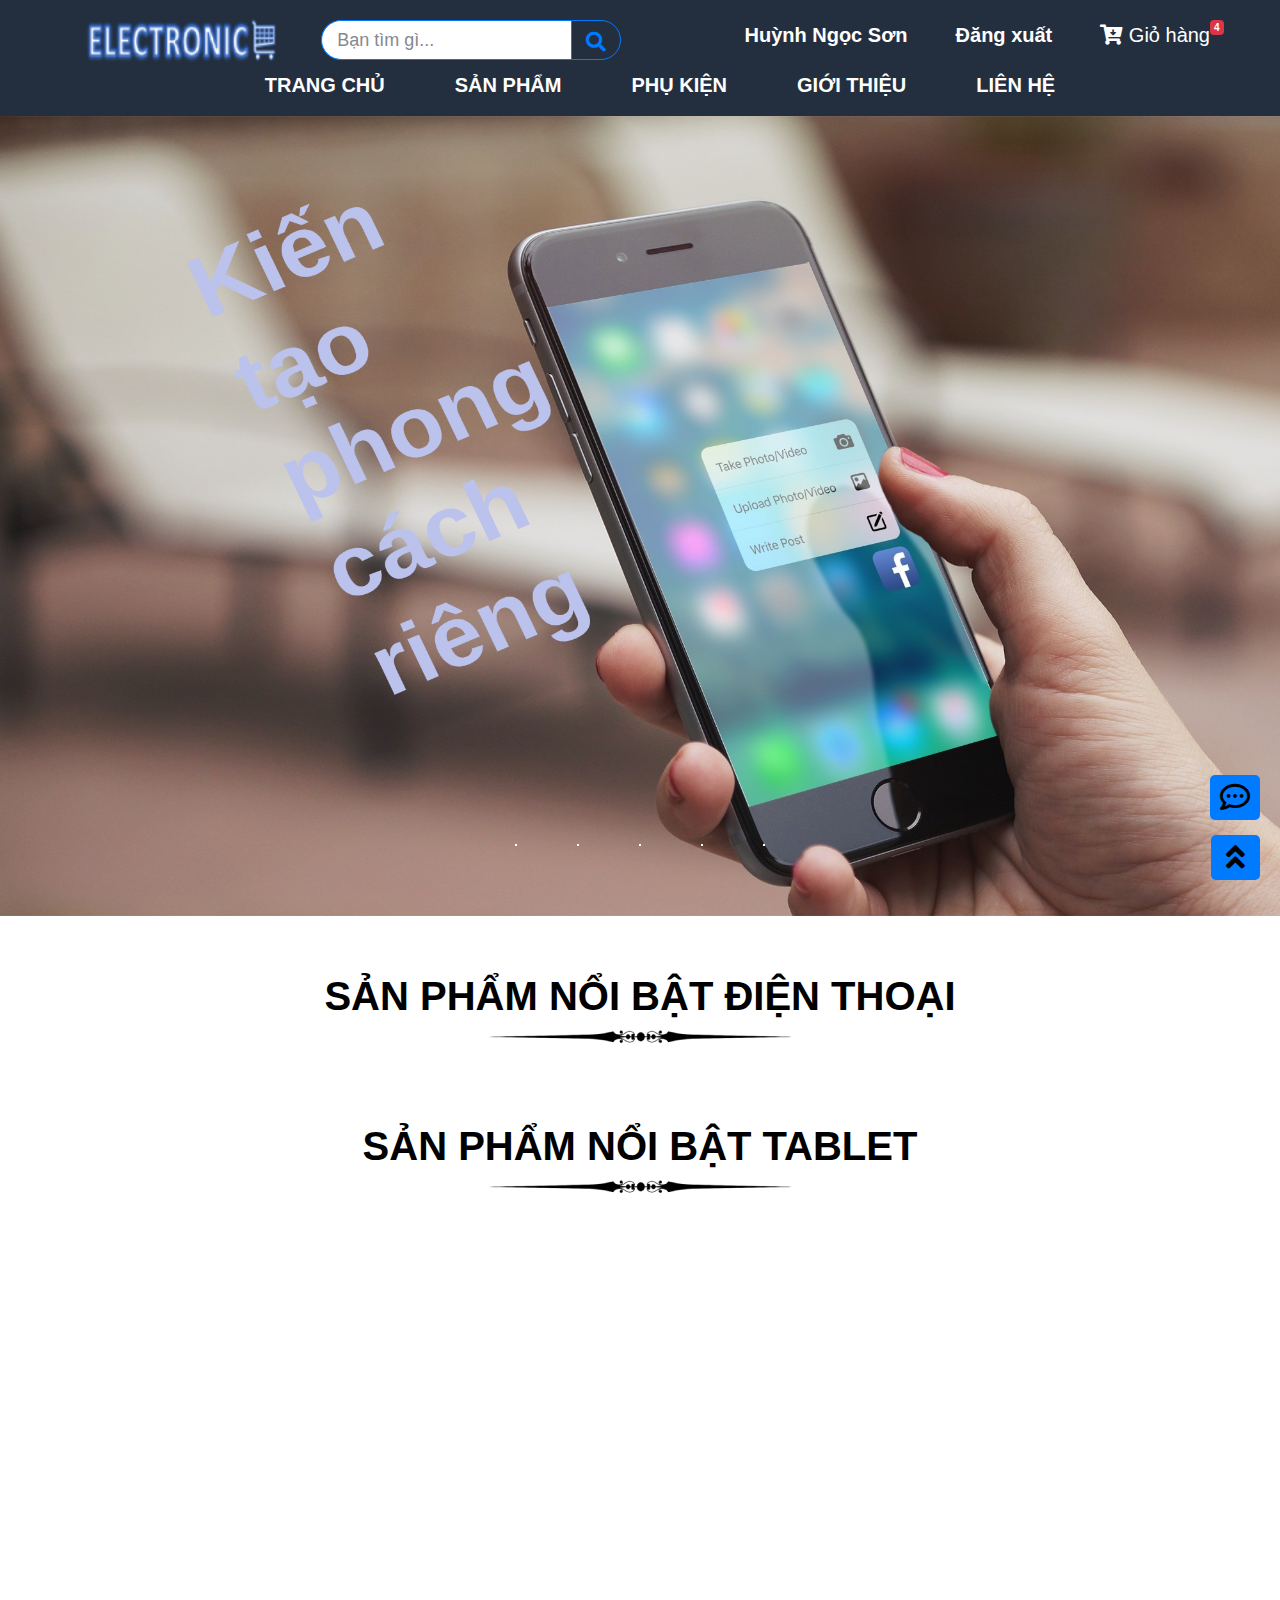
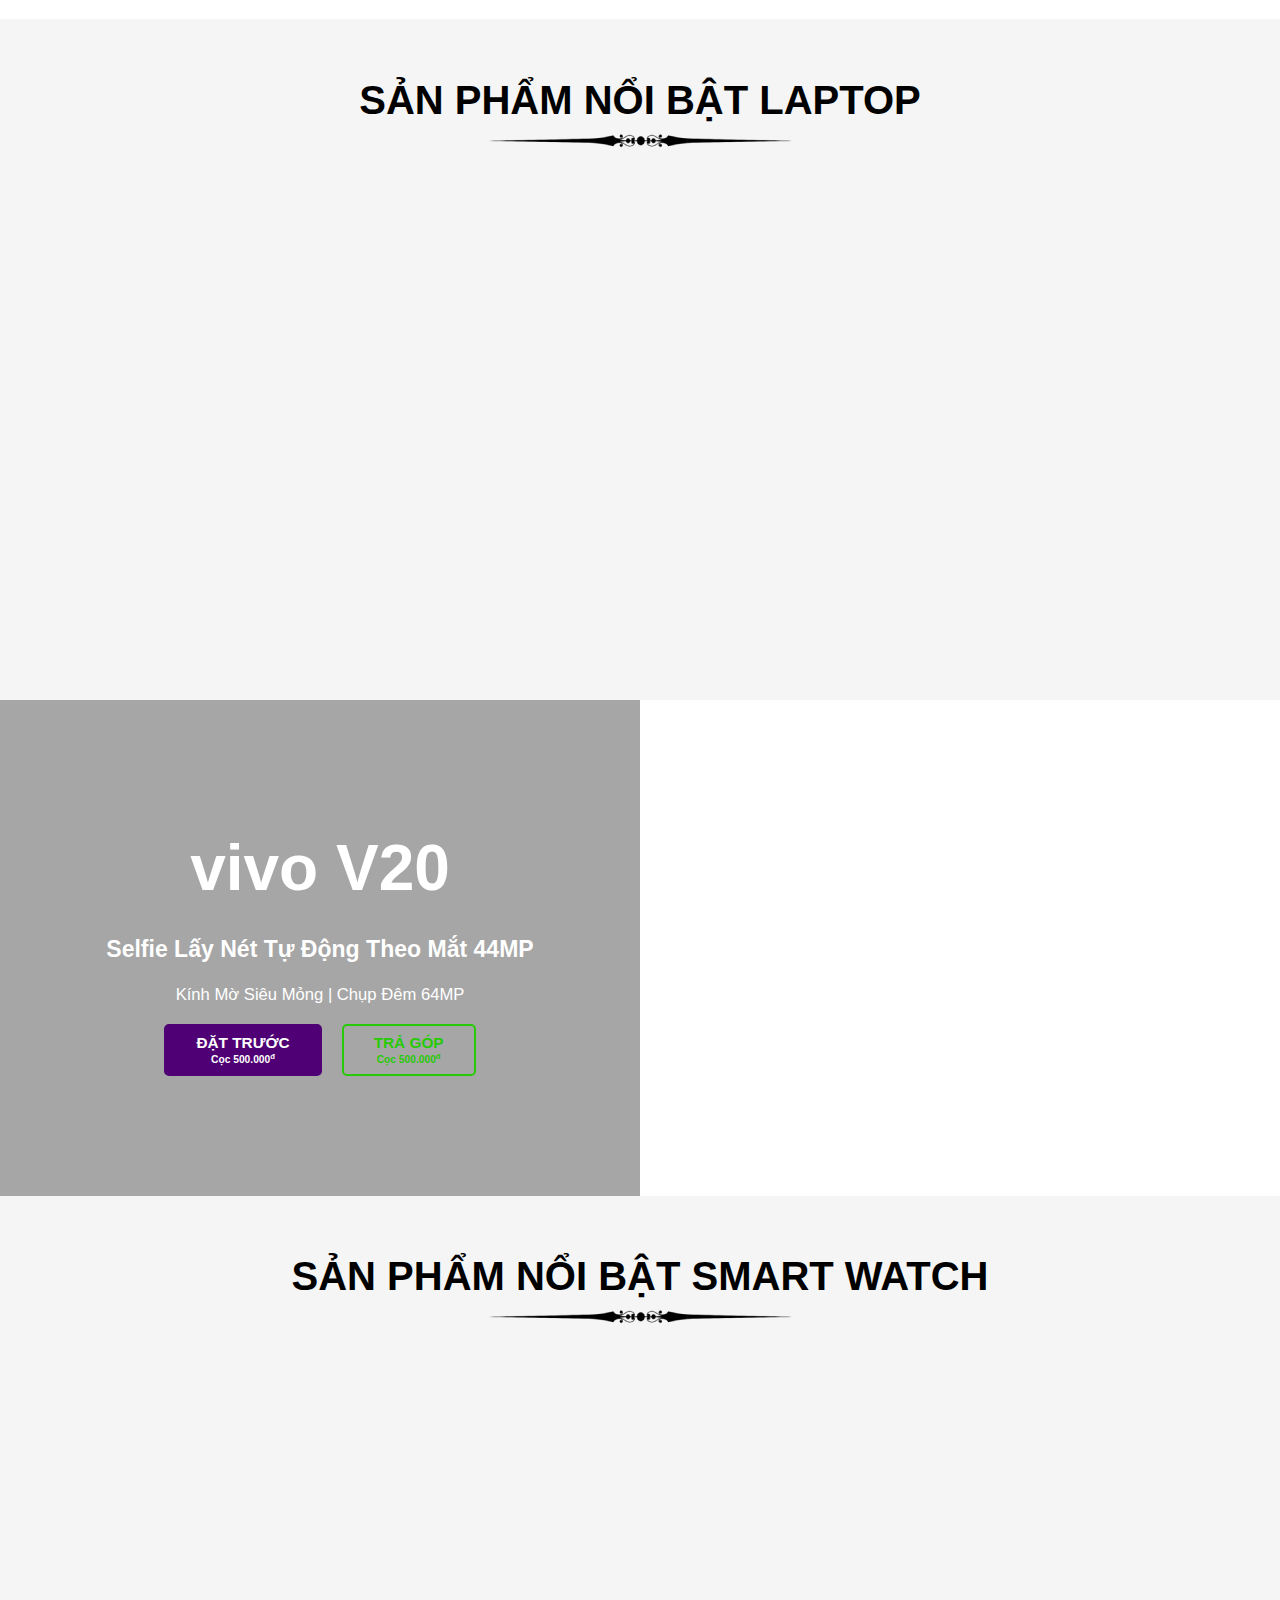
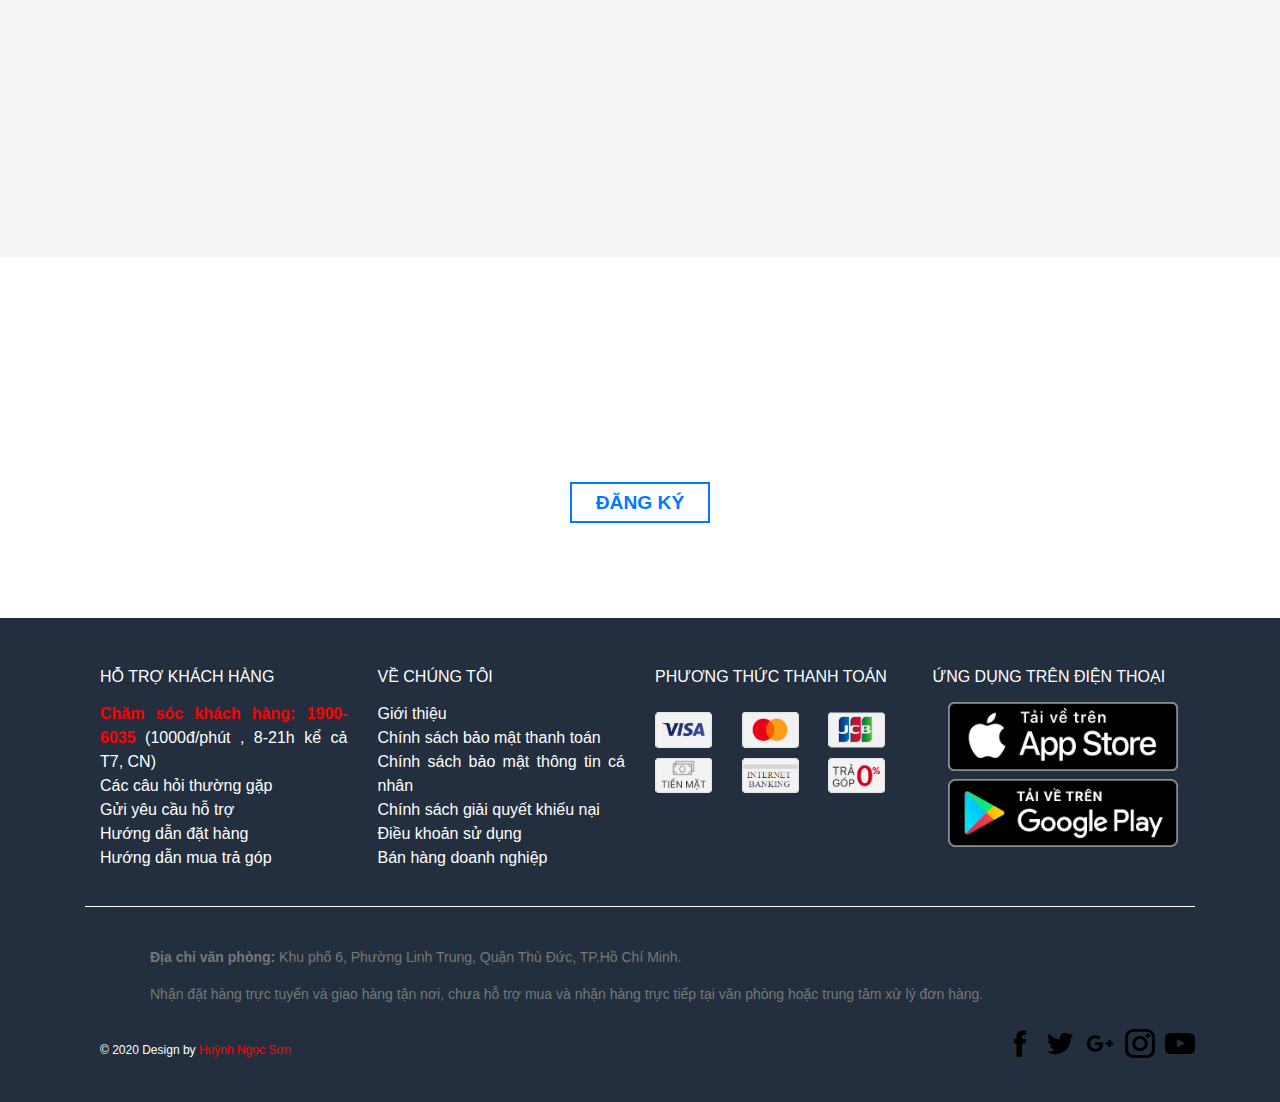
<file: index.html>
<!DOCTYPE html>
<html lang="zxx">  
<head>

	<title>Trang chủ</title>
 
	<meta name="viewport" content="width=device-width, initial-scale=1">
	<meta http-equiv="Content-Type" content="text/html; charset=utf-8">  
 
	<link rel="stylesheet" href="Resources/css/myStyle.css">   
	<link rel="stylesheet" href="Resources/fontawesome/css/all.min.css">    

	<link rel="stylesheet" href="https://maxcdn.bootstrapcdn.com/bootstrap/4.5.2/css/bootstrap.min.css"> 
	<script src="https://maxcdn.bootstrapcdn.com/bootstrap/4.5.2/js/bootstrap.min.js"></script>
	<script src="https://ajax.googleapis.com/ajax/libs/jquery/3.5.1/jquery.min.js"></script>
	 
	<script src="Resources/js/myJS.js"></script>

</head>  
<body>  	 
	<!-- Header -->
	<div>
		<!-- my-Header -->
		<div class="my-head container-fluid">
			<!-- Header-Top-Bar  -->
			<div class="container d-flex justify-content-start align-items-start my-header">
				<a href="index.html">
					<img src="Resources/myImages/logo.png" alt="Logo" class="my-logo">
				</a>
				<form action="" class="d-inline-block my-form">
					<div class="search row my-row">
						<input type="text" placeholder="Bạn tìm gì..." class="my-search-text col-10">
						<a class="btn btn-outline-primary col-2 my-search-button" style="height: 40px;">
							<i class="fa fa-search"></i>
						</a>
					</div>
				</form>
				<div class="my-header-right d-flex justify-content-center align-items-center">
					<a href="thongtinkhachang.html" class="ml-5 my-header-right-item my-header-right-item2 my-active"><strong>Huỳnh Ngọc Sơn</strong></a>  
					<a href="thongtinkhachang.html" class="ml-2 mt-5 my-header-right-item my-header-right-item2 my-user-responsive">
						<img src="Resources/myImages/user-s.png" alt="Huỳnh Ngọc Sơn" style="width: 40px;top: 25px;position: absolute;" >
					</a> 
					<a href="login.html" class="ml-5 my-header-right-item my-header-right-item2 my-res-a my-active"><strong>Đăng xuất</strong></a>
					<a href="login.html" class="ml-2 mt-5 my-header-right-item my-header-right-item2 my-res-a my-user-responsive" >
						<img src="Resources/myImages/user-s-logout.png" alt="Huỳnh Ngọc Sơn" class="ml-1" style="width: 40px;top: 25px;position: absolute;">
					</a>
					<a href="giohang.html" class="ml-5 my-header-right-item my-giohang my-lg">
						<i class="fa fa-cart-arrow-down" aria-hidden="true"></i>
						Giỏ hàng
						<span class="badge badge-danger my-no">4</span>
					</a>
					<a href="giohang.html" class="ml-2 my-header-right-item my-giohang my-sm my-res-a" style="margin-right: 15px;margin-top:20px;">
						<i class="fa fa-cart-arrow-down" aria-hidden="true" style="right:5px;" ></i> 
						<span class="badge badge-danger my-no">4</span>
					</a>
				</div>
			</div>
			<!-- //Header-Top-Bar  -->


			<!-- Navigation --> 
			<div class="d-flex justify-content-center align-items-center Navigation"> 
				<ul class="my-nav d-flex justify-content-center my-nav-temp" id="my-navs">
					<li class="my-active">
						<a href="index.html">TRANG CHỦ</a>
					</li> 
					<li class="my-parent-2">
						<a href="sanpham.html">SẢN PHẨM <span></span></a>
						<div class="my-dropdow">
							<ul>
								<li>
									<a href="sanpham.html" class="li2">ĐIỆN THOẠI</a>
								</li>
								<li>
									<a href="sanpham.html" class="li2">LAPTOP</a>
								</li>
								<li>
									<a href="sanpham.html" class="li2">TABLET</a>
								</li>
								<li>
									<a href="sanpham.html" class="li2">SMART WATCH</a>
								</li>
							</ul>
						</div>
					</li>
					<li class="my-parent-2">
						<a href="sanpham.html">PHỤ KIỆN</a>
						<div class="my-dropdow">
							<ul>
								<li>
									<a href="phukien.html" class="li2">PHỤ KIỆN ĐIỆN THOẠI</a>
								</li>
								<li>
									<a href="phukien.html" class="li2">PHỤ KIỆN LAPTOP</a>
								</li>
								<li>
									<a href="phukien.html" class="li2">PHỤ KIỆN TABLET</a>
								</li>
								<li>
									<a href="phukien.html" class="li2">PHỤ KIỆN SMART WATCH</a>
								</li>
							</ul>
						</div>
					</li>
					<li>
						<a href="gioithieu.html">GIỚI THIỆU</a>
					</li>
					<li>
						<a href="lienhe.html">LIÊN HỆ</a>
					</li>
				</ul>
				<a href="javascript:void(0);" style="font-size: 50px;" class="icon" id="btn-toggle">&#9776;</a>
			</div>
			<!-- //Navigation -->
			
		</div>

		<!-- end my-Header --> 
 
		<!-- Background trang chủ -->
		<div class="slide-show">
 
        
			<div class="slides">
				<input type="radio" name="slide" id="r1">
				<input type="radio" name="slide" id="r2">
				<input type="radio" name="slide" id="r3">
				<input type="radio" name="slide" id="r4">
				<input type="radio" name="slide" id="r5"> 
	
				<div class="s1"><img src="Resources/myImages/slide-1.jpg" alt=""></div>
				<div><img src="Resources/myImages/slide-2.jpg" alt=""></div>
				<div><img src="Resources/myImages/slide-3.png" alt=""></div>
				<div><img src="Resources/myImages/slide-4.jpg" alt=""></div>
				<div><img src="Resources/myImages/slide-5.jpg" alt=""></div>
			</div>
	
			<div class="redirection-for">
				<label for="r1"><i class="fa fa-heart" aria-hidden="true"></i></label>
				<label for="r2"><i class="fa fa-heart" aria-hidden="true"></i></label>
				<label for="r3"><i class="fa fa-heart" aria-hidden="true"></i></label>
				<label for="r4"><i class="fa fa-heart" aria-hidden="true"></i></label>
				<label for="r5"><i class="fa fa-heart" aria-hidden="true"></i></label>
			</div>

			<span class="left"><i class="fa fa-angle-double-left" aria-hidden="true"></i></span>
			<span class="right"><i class="fa fa-angle-double-right" aria-hidden="true"></i></span>

			<script>
				var i = 1;
				var slide = $(".slide-show .slides .s1");
				$(document).ready(() => {
					$(".left").click(() => {
						for(var j = 0; j < sl; j++) {
							$("#r" + j).checked = false;
						}
						var redirect = $('.redirection-for label');
						var sl = parseInt(redirect.length); // tim so luong hinh anh  
						if(--i == 0) {
							i = sl;  // show anh cuoi
						}  

						// $("#r" + i).attr("checked","true");
						document.getElementById("r" + i).checked = true;
					})
					$(".right").click(() => {
						for(var j = 0; j < sl; j++) {
							document.getElementById("r" + j).checked = false;
						} 

						var redirect = $('.redirection-for label');
						var sl = parseInt(redirect.length); // tim so luong hinh anh  
						if(++i == sl + 1) {
							i = 1; // show anh so 1
						}    
						// $("#r" + i).attr("checked","true");	 
						document.getElementById("r" + i).checked = true;
					})
				})
			</script>
	
		</div>

	</div>
	<!-- //Header --> 


	<!-- Điện thoại -->
	<div class="sp-dien-thoai">
		<div class="container">
			<p class="title-dien-thoai">
				 SẢN PHẨM NỔI BẬT ĐIỆN THOẠI
			</p> 
			<div class="row show-san-pham">
				<!-- <div class="col-md-5 slideanim my-left-1">
					<div class="grid">
						<figure class="effect">
							<img src="Resources/myImages/slide-11.jpg" alt="Sản phẩm điện thoại 1" class="w-100">
							<figcaption></figcaption>
						</figure>
					</div>
					<h4>
						<a href="chitietsanpham.html" class="ten">Điện thoại iPhone 11 Pro Max</a>
					</h4>
					<h5>34.990.000<span class="badge vnd">₫</span></h5>
					<h6><a href="chitietsanpham.html" class="xem-them">Xem thêm</a></h6>
				</div>
				<div class="col-md-5 offset-md-2 slideanim my-left-2" >
					<div class="grid">
						<figure class="effect">
							<img src="Resources/myImages/slide-21.jpg" alt="Sản phẩm điện thoại 2"  class="w-100">
							<figcaption></figcaption>
						</figure>
					</div>
					<h4>
						<a href="chitietsanpham.html" class="ten">Điện thoại Samsung Galaxy Note 10+</a>
					</h4>
					<h5>16.490.000<span class="badge vnd">₫</span></h5>
					<h6><a href="chitietsanpham.html" class="xem-them">Xem thêm</a></h6>
				</div>
				<div class="col-md-5 slideanim2 my-left-1 mt-4">
					<div class="grid">
						<figure class="effect">
							<img src="Resources/myImages/slide-31.jpg" alt="Sản phẩm điện thoại 3"  class="w-100">
							<figcaption></figcaption>
						</figure>
					</div>
					<h4>
						<a href="chitietsanpham.html" class="ten">Điện thoại OPPO Reno4</a>
					</h4>
					<h5>8.490.000<span class="badge vnd">₫</span></h5>
					<h6><a href="chitietsanpham.html" class="xem-them">Xem thêm</a></h6>
				</div>
				<div class="col-md-5 offset-md-2 slideanim1 my-left-2 mt-4">
					<div class="grid">
						<figure class="effect">
							<img src="Resources/myImages/slide-41.jpg" alt="Sản phẩm điện thoại 4" class="w-100">
							<figcaption></figcaption>
						</figure>
					</div>
					<h4>
						<a href="chitietsanpham.html" class="ten">Điện thoại Realme 7</a>
					</h4>
					<h5>6.990.000<span class="badge vnd">₫</span></h5>
					<h6><a href="chitietsanpham.html" class="xem-them">Xem thêm</a></h6>
				</div> -->
			</div>
			<div class="clearfix"></div>

		</div>
	</div>
	<!-- //Điện thoại -->  


	<!-- Tablet -->
	<div class="w-75 mx-auto" >
		<p class="title-dien-thoai" style="margin-top: 50px;">
			 SẢN PHẨM NỔI BẬT TABLET
		</p>
		<div class="row div-parent-sp"> 
			<div class="col-md-6 slideanim3" style="padding: 0px 5px;">
				<div style="padding: 5px 0px;" class="tablet-card">
					<img src="Resources/myImages/model_slide-1.jpg" alt="Sản phẩm tablet 1" class="w-100">
					<div class="my-content-denim">
						<p class="ten">iPad Pro 12.9 inch Wifi Cellular</p>
						<p class="noi-dung"></p>
						<h5>34.990.000<span class="badge vnd"><sup>đ</sup></span></h5>
						<a href="chitietsanpham.html" class="xem-them">
							<span>Xem thêm</span>
						</a>   
					</div>
				</div> 
			</div>
			<div class="col-md-6 slideanim4" style="padding: 0px 5px;"> 
				<div style="padding: 5px 0px;" class="tablet-card">
					<img src="Resources/myImages/model_slide-3.jpg" alt="Sản phẩm tablet 2" class="w-100">
					<div class="my-content-denim">
						<p class="ten">Samsung Galaxy Tab A 10.1</p>
						<p class="noi-dung"></p>
						<h5>16.490.000<span class="badge vnd">₫</span></h5>
						<a href="chitietsanpham.html" class="xem-them">
							<span>Xem thêm</span>
						</a>   
					</div>
				</div>
			</div>
			<div class="clearfix"></div>
		</div>		 
	</div>
	<!-- // Tablet -->


	<!-- Laptop  để sau--> 
	<div style="padding: 1px 0!important; background-color :#F5F5F5;margin-top: 70px;padding-bottom: 50px !important;">
		<p class="title-dien-thoai" style="margin-top: 50px;">
			 SẢN PHẨM NỔI BẬT LAPTOP
		</p>
		<div class="row w-75 mx-auto"> 
			<div class="col-md-6 styl slideanim4" style="padding: 0px 5px;">
				<div class="tablet-card" style="padding: 5px 0px;">
					<img src="Resources/myImages/style-1.png" alt="Sản phẩm laptop 1" class="w-100">
					<div class="style-grid-2-text my-content-denim my-content-denim2">
						<p class="ten">Laptop MacBook Pro Touch 16 inch 2019</p>
						<p class="noi-dung"></p>
						<h5>58.990.000<span class="badge vnd"><sup>đ</sup></span></h5>
						<a href="chitietsanpham.html" class="xem-them">
							<span>Xem thêm</span>
						</a>   
					</div>
				</div> 
			</div>
			<div class="col-md-6 slideanim3" style="padding: 0px 5px;">
				<div class="tablet-card" style="padding: 0px 0px">
					<img src="Resources/myImages/style-2.png" alt="Sản phẩm laptop 2" class="w-100">
					<div class="style-grid-2-text my-content-denim my-content-denim3">
						<p class="ten">Laptop Asus Rog Zephyrus GU502LU i7</p>
						<p class="noi-dung"></p>
						<h5>41.990.000<span class="badge vnd"><sup>đ</sup></span></h5>
						<a href="chitietsanpham.html" class="xem-them">
							<span>Xem thêm</span>
						</a>   
					</div>
				</div>
				<div class="tablet-card slideanim3" style="padding: 5px 0px;">
					<img src="Resources/myImages/style-3.png" alt="Sản phẩm laptop 3" class="w-100">
					<div class="style-grid-2-text my-content-denim  my-content-denim3">
						<p class="ten">Laptop Dell Inspiron 5482 i5</p>
						<p class="noi-dung"></p>
						<h5>23.390.000<span class="badge vnd">₫</span></h5>
						<a href="chitietsanpham.html" class="xem-them">
							<span>Xem thêm</span>
						</a>   
					</div>
				</div>
			</div>
			<div class="clearfix"></div>
		</div>
	</div>
	<!-- // Laptop -->


	<!-- Sản phẩm mới -->
	<div class="new-sp">
		<div class="new-sp-text">
			<p class="ten">vivo <span>V20</span></p>
			<p class="cap1">Selfie Lấy Nét Tự Động Theo Mắt 44MP</p>
			<p class="cap2">Kính Mờ Siêu Mỏng | Chụp Đêm 64MP</p>
			<div class="d-flex justify-content-center align-items-center">
				<button >
					ĐẶT TRƯỚC <br>
					<span>Cọc 500.000<sup>đ</sup> </span>
				</button>
				<button>
					TRẢ GÓP <br>
					<span>Cọc 500.000<sup>đ</sup> </span>
				</button>
			</div>
		</div>
	</div>
	<!-- // Sản phẩm mới -->


	<!-- Smart watch -->  
	<div class="sp-smart-watch sp-dien-thoai">
		<div class="container">
			<p class="title-dien-thoai">
				SẢN PHẨM NỔI BẬT SMART WATCH
			</p>
			<div class="sp-smart-watch-grids row show-san-pham">
				<div class="col-md-5 sp-smart-watch-grid sp-smart-watch-grid1 slideanim my-left-1">
					<div class="grid">
						<figure class="effect">
							<img src="Resources/myImages/mens.png" alt="Đồng hồ 1" style="background-color: white;" class="w-100">
							<figcaption></figcaption>
						</figure>
					</div>
					<h4>
						<a href="chitietsanpham.html" class="ten">Apple Watch S5 LTE 44mm viền thép dây thép</a>
					</h4>
					<h5>20.990.000<span class="badge vnd">₫</span></h5>
					<h6><a href="chitietsanpham.html" class="xem-them">Xem thêm</a></h6>
				</div>
				<div class="col-md-5 offset-md-2 sp-smart-watch-grid sp-smart-watch-grid2 slideanim my-left-2" >
					<div class="grid">
						<figure class="effect">
							<img src="Resources/myImages/womens.png" alt="Đồng hồ 2" style="background-color: white;" class="w-100">
							<figcaption></figcaption>
						</figure>
					</div>
					<h4>
						<a href="chitietsanpham.html" class="ten">Apple Watch S6 LTE 40mm viền thép dây thép</a>
					</h4>
					<h5>21.990.000<span class="badge vnd">₫</span></h5>
					<h6><a href="chitietsanpham.html" class="xem-them">Xem thêm</a></h6>
				</div> 
			</div>
			<div class="clearfix"></div>

		</div>
	</div>
	<!-- // Smart watch -->

 
	<!--Đăng ký-->
	<div class="bg-dang-ky">

		<h3>ĐĂNG KÝ ĐỂ NHẬN THÔNG BÁO MỚI NHẤT</h3>
		<p>Đăng ký với chúng tôi để có quyền truy cập cấp cao nhất vào các phong cách và xu hướng mới của chúng tôi</p>
		<div>
			<a class="btn-dang-ky px-4 py-2" href="javascript:void(0)" style="font-size: 1.5vw; text-decoration: none;">ĐĂNG KÝ</a>

			<div class="show-dang-ky">
				<div class="content-dang-ky">
					<h2>ĐĂNG KÝ</h2>
					<input type="text" placeholder="Vui lòng nhập email">
					<button onclick="DangKyFunction()" class="dang-ky-thanh-cong">ĐĂNG KÝ</button>
					<button class="close-dang-ky">X</button>
				</div>
			</div> 

		</div> 
 
		<script>
			$(document).ready(() => {
				$(".btn-dang-ky").click(() => {
					$(".show-dang-ky").fadeIn(200);  
				})

				$(".close-dang-ky").click(() => {
					$(".show-dang-ky").fadeOut(200); 
				})  
				
			})
			
			function DangKyFunction() {				 
				$(".show-dang-ky").fadeOut(200, function() {
					alert("Bạn đã đăng ký nhận thông báo thành công!");
				}); 
			} 
		</script>
		

	</div> 
	<!--// Đăng ký-->


	<!-- Footer -->
	<div class="footer pt-4">
		<div class="row">

			<div class="col-md-3 my-mb">
				<ul>
					<span class="my-caption-f">HỖ TRỢ KHÁCH HÀNG</span>
					<br> 
					<li>
						<a href="#">
							<span class="hotline">Chăm sóc khách hàng: 1900-6035 </span> (1000đ/phút , 8-21h kể cả T7, CN)
						</a>
					</li>
					<li><a href="#">Các câu hỏi thường gặp</a></li>
					<li><a href="#">Gửi yêu cầu hỗ trợ</a></li>
					<li><a href="#">Hướng dẫn đặt hàng</a></li>
					<li><a href="#">Hướng dẫn mua trả góp</a></li>
				</ul>
			</div>

			<div class="col-md-3 my-mb">
				<ul>
					<span class="my-caption-f">VỀ CHÚNG TÔI</span>
					<br> 
					<li><a href="gioithieu.html">Giới thiệu</a></li>
					<li><a href="#">Chính sách bảo mật thanh toán</a></li>
					<li><a href="#">Chính sách bảo mật thông tin cá nhân</a></li>
					<li><a href="#">Chính sách giải quyết khiếu nại</a></li>
					<li><a href="#">Điều khoản sử dụng</a></li>
					<li><a href="#">Bán hàng doanh nghiệp</a></li>
				</ul>
			</div>

			<div class="col-md-3 my-mb">
				<div>
					<span class="my-caption-f">PHƯƠNG THỨC THANH TOÁN</span>
					<br> 
					<div class="cols">
						<div class="cols-2">
							<a href="#">
								<img src="Resources/myImages/p1.png" class="my-icon-f" alt="">
							</a>
						</div>
						<div class="cols-2">
							<a href="#">
								<img src="Resources/myImages/p2.png" class="my-icon-f" alt="">
							</a>
						</div>
						<div class="cols-2">
							<a href="#">
								<img src="Resources/myImages/p3.png" class="my-icon-f" alt="">
							</a>
						</div>
						<div class="cols-2">
							<a href="#">
								<img src="Resources/myImages/p4.png" class="my-icon-f" alt="">
							</a>
						</div>
						<div class="cols-2">
							<a href="#">
								<img src="Resources/myImages/p5.png" class="my-icon-f" alt="">
							</a>
						</div>
						<div class="cols-2">
							<a href="#">
								<img src="Resources/myImages/p6.png" class="my-icon-f" alt="">
							</a>
						</div>
					</div>
				</div>
			</div>

			<div class="col-md-3 my-mb">
				<ul>
					<span class="my-caption-f">ỨNG DỤNG TRÊN ĐIỆN THOẠI</span>
					<br> 
					<div class="my-ap">
						<div class="col-12 my-app-img">
							<a href="#" class="d-block">
                                <img src="Resources/myImages/app1.png" style="width: 230px;" class="my-icon-f" alt="">
                            </a>
						</div>
						<div class="col-12 my-app-img mt-2">
							<a href="#">
								<img src="Resources/myImages/app2.png" style="width: 230px;" class="my-icon-f" alt="">
							</a>
						</div>
					</div>
				</ul>
			</div>

			<div class="clearfix"></div>

		</div>
	</div>
	<!-- //Footer -->

	<!-- Font icon facebook, instagram, googleapis, twitter, youtube vi fontawesome khong dung duoc -->
	<link rel="stylesheet" href="Resources/fontawesome/myFont/icofont/icofont.min.css">
	
	<!--Địa chỉ-->
	<div class="my-footer">
		<p class="my-dia-chi"><span>Địa chỉ văn phòng:</span> Khu phố 6, Phường Linh Trung, Quận Thủ Đức, TP.Hồ Chí Minh.
		</p>
		<p class="my-dia-chi mb-3">Nhận đặt hàng trực tuyến và giao hàng tận nơi, chưa hỗ trợ mua và nhận hàng trực tiếp tại
			văn phòng hoặc trung tâm xử lý đơn hàng.</p>
		<div class="row">
			<div class="col-6 pr-0">
				<p style="color: #ffffff !important;" class="my-copy">© 2020 Design by <a href="javascript:void(0)"
						target="=_blank" style="color: #ff0000 !important;">
						Huỳnh Ngọc Sơn </a></p>
			</div>
			<div class="col-6 pr-0">
				<div>
					<ul class="social-icons d-flex justify-content-end align-items-center">
						<li>
							<a href="#" class="facebook" title="Facebook">
								<i class="icofont-facebook my-facebook my-icon-f" aria-hidden="true"></i> 
							</a>
						</li>
						<li>
							<a href="#" class="twitter" title="Twitter">
								<i class="icofont-twitter my-twitter my-icon-f" aria-hidden="true"></i> 
							</a>
						</li>
						<li>
							<a href="#" class="googleplus" title="Google">
								<i class="icofont-google-plus my-google my-icon-f" aria-hidden="true"></i> 
							</a>
						</li>
						<li>
							<a href="#" class="instagram wthree" title="Instagram">
								<i class="icofont-instagram my-instagram my-icon-f" aria-hidden="true"></i> 
							</a>
						</li>
						<li>
							<a href="#" class="youtube" title="youtube">
								<i class="icofont-youtube-play my-youtube my-icon-f" aria-hidden="true"></i> 
							</a>
						</li>
					</ul>
				</div>
			</div>
		</div>
		<div class="clearfix"></div>
	</div> 
	<!--// Địa chỉ-->
  

	<!-- Chatbox --> 
	<div>
		<div class="message-dialog message-hiden">
			<div class="mess-header d-flex align-items-center" style="box-shadow: 0 1px 1px rgb(224, 224, 224);">
				<div class="mr-auto ml-3 mt-3 d-flex align-items-center">
					<img src="Resources/myImages/icon-amazon.png" alt="" class="mr-1" style="width:30px; height: 30px; border-radius:50%;">
					<span style="font-size: 18px;">Hỗ trợ online</span>
				</div>
				<div class="ml-0 mr-3 mt-1">
					<span class="icon-ho-top text-primary" style="cursor: pointer;"><i class="fas fa-video"></i></span>
					<span class="icon-ho-top text-primary" style="cursor: pointer;"><i class="fa fa-phone" aria-hidden="true"></i></i></span>
					<span class="message-minimize icon-ho-top text-primary" style="cursor: pointer;">X</span>
				</div>
			</div> 
			<div class="message-content px-2" style="overflow: auto;">

				<div class="message-text d-flex justify-content-start mt-3">
					<div style="width: 35px;"></div>
					<div class="message-comment w-75" >
						<div class="mess-one pt-1 pl-4 pr-4 pb-1" style="border-radius: 18px; border-bottom-left-radius: 0;background-color:rgb(224, 224, 224)">
							<p style="color: black !important; border:none; font-size:14px; margin-bottom:0;"> 
								Cảm ơn bạn đã cho phép chúng tôi cơ hội để hỗ trợ bạn.	<br>
							</p>
						</div>
					</div>
				</div>
				<div class="message-text d-flex justify-content-start mt-1">
					<div style="width: 35px;"></div>
					<div class="message-comment w-75" >
						<div class="mess-one pt-1 pl-4 pr-4 pb-1" style="border-radius: 18px; border-bottom-left-radius: 0;border-top-left-radius: 0;background-color:rgb(224, 224, 224)">
							<p style="color: black !important; border:none; font-size:14px;" class="mb-0"> 
								Cảm ơn bạn đã cho phép chúng tôi cơ hội để hỗ trợ bạn.	<br>
								Chào mừng bạn đến cửa hàng, Tìm những gì bạn thích ... ❤	<br>
							</p>
						</div>
					</div>
				</div>
				<div class="message-text d-flex justify-content-start mt-1">
					<a href="javascript:void(0)" class="mt-auto"><img src="Resources/myImages/icon-amazon.png" class="mt-auto mr-2" alt=""style="width:30px;height:auto; border-radius:50%;"></a>
					<div class="message-comment w-75" >
						<div class="mess-one pt-1 pl-4 pr-4 pb-1" style="border-radius: 18px;border-top-left-radius: 0; background-color:rgb(224, 224, 224)">
							<p style="color: black !important; border:none; font-size:14px;" class="mb-0">
								Tất cả các sản phẩm của chúng tôi là trong kho.	<br>
								Dịch vụ khách hàng Thời gian trực tuyến: 9 xuất 00 AM-18 00 00.❤	<br>
								Giới thiệu về Thời gian giao hàng Giao hàng 1-2 ngày, Nhận trong 7-15 ngày.❤ 	<br>
							</p>
						</div>
					</div>
				</div>
				<p class="mess-date text-center lead my-show-chat2" >17:50, 21 Tháng 10, 2020</p> 
	
				<div class="message-text justify-content-start mt-1 mess-hiden my-hiden my-show-chat1" style="position: relative; height: auto;">
					<div style="width: 400px;">
						<div class="message-comment w-75" style="margin-left: 60px;" >
							<div class="mess-one pt-1 pl-4 pr-4 pb-1" style="border-radius: 18px; background-color:rgb(224, 224, 224)">
								<p style="color: black !important; border:none; font-size:14px;" id="mess-hiden-text" class="mb-0">
									 
								</p>
							</div>
						</div> 
					</div> 

					<a href="javascript:void(0)" class="mt-auto" style="position: absolute; bottom: 0; right: -8px;">
						<img src="Resources/myImages/user-s.png" class="mt-auto mr-2" alt=""style="width:30px;height:auto; border-radius:50%;">
					</a>	
				</div>

				<p class="mess-date text-center lead mess-hiden my-hiden my-show-chat2" style="clear: both;" >17:50, 21 Tháng 10, 2020</p> 

				<div class="clearfix"></div>

				<script>
					$(window).ready(function(){
							$("#btn-send-mess").click(function() {
								var date = new Date();
								var text = $("#mess-text-current").val();
								$("#mess-text-current").val("");
								
								if( text != "") {
									$(".my-show-chat1").removeClass("my-hiden").addClass("d-flex");
									$(".my-show-chat2").removeClass("my-hiden").text(date.getMinutes() + ":" + date.getHours() + ", " + date.getDate() + " Tháng " + (date.getMonth() + 1) + ", " + date.getFullYear());
									$("#mess-hiden-text").text(text);

								}

						})
					})
				</script>

			</div>
			<div class="message-footer mt-auto d-flex px-2 justify-content-center align-items-center" style="height: 50px;box-shadow: 0 -1px 1px rgb(224, 224, 224);;">
				<a href="javascript:void(0)" class="icon-ho ml-2"><i class="fa fa-camera text-primary" aria-hidden="true" style="font-size: 30px;"></i></a>
				<a href="javascript:void(0)" class="icon-ho ml-2"><i class="fa fa-paperclip" aria-hidden="true" style="font-size: 30px;"></i></a>
				<input type="text" class="mx-1" style="width: 220px; padding:5px 10px;margin-bottom: 0px;background-color: rgb(224, 224, 224);color: black;font-size:14px; border-radius: 20px;" placeholder="Nhập nội dung bạn muốn gửi..." id="mess-text-current">
				<a href="javascript:void(0)" class="icon-ho ml-2" id="btn-send-mess"><i class="fa fa-paper-plane text-primary" aria-hidden="true" style="font-size: 30px"></i></a>  
			</div>
		</div>
		<div class="message-icon">
			<i class="far fa-comment-dots"></i>
		</div> 
	</div>
	<!-- Lên đầu trang -->
	<a href="#" class="len-dau-trang">  
		<i class="fa fa-angle-double-up" aria-hidden="true"></i>
	</a> 
	<!--//Chatbox --> 

	<script src="./assets/js/index.js"></script>

</body> 
</html>
</file>
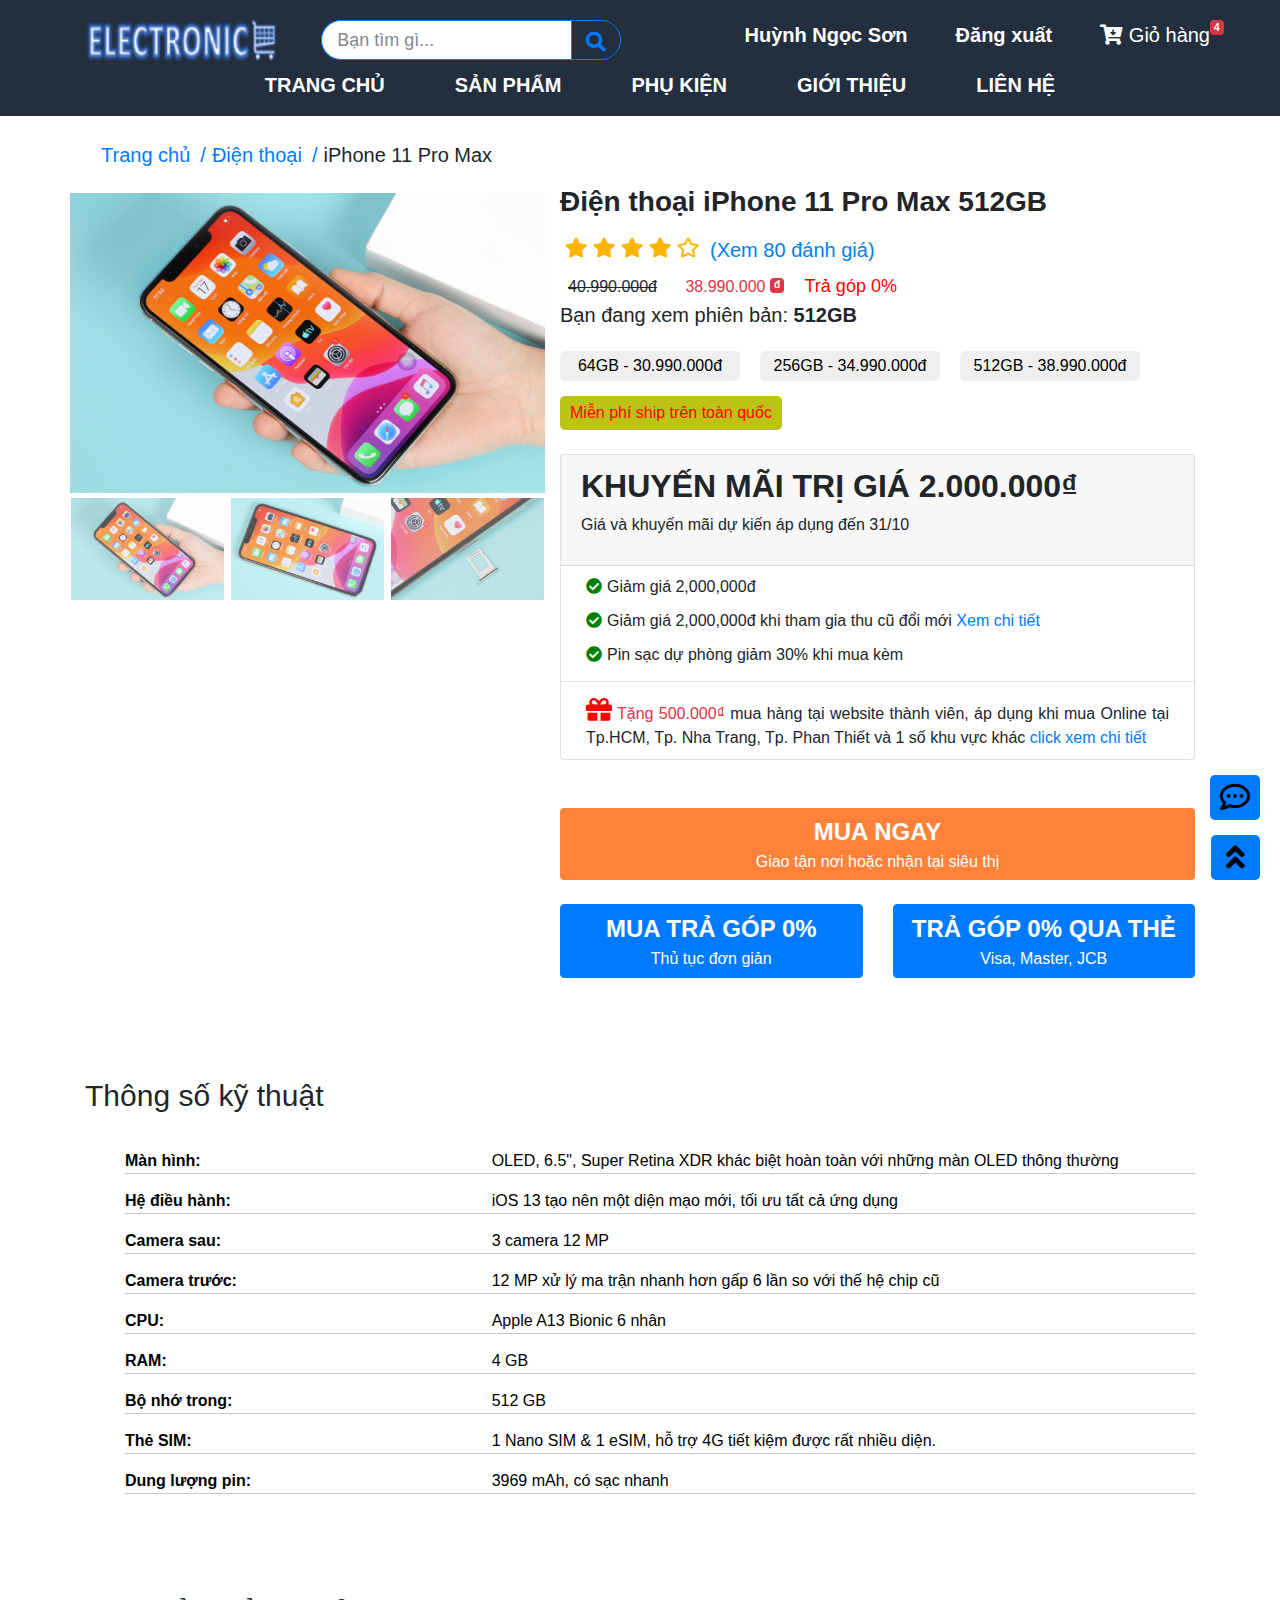
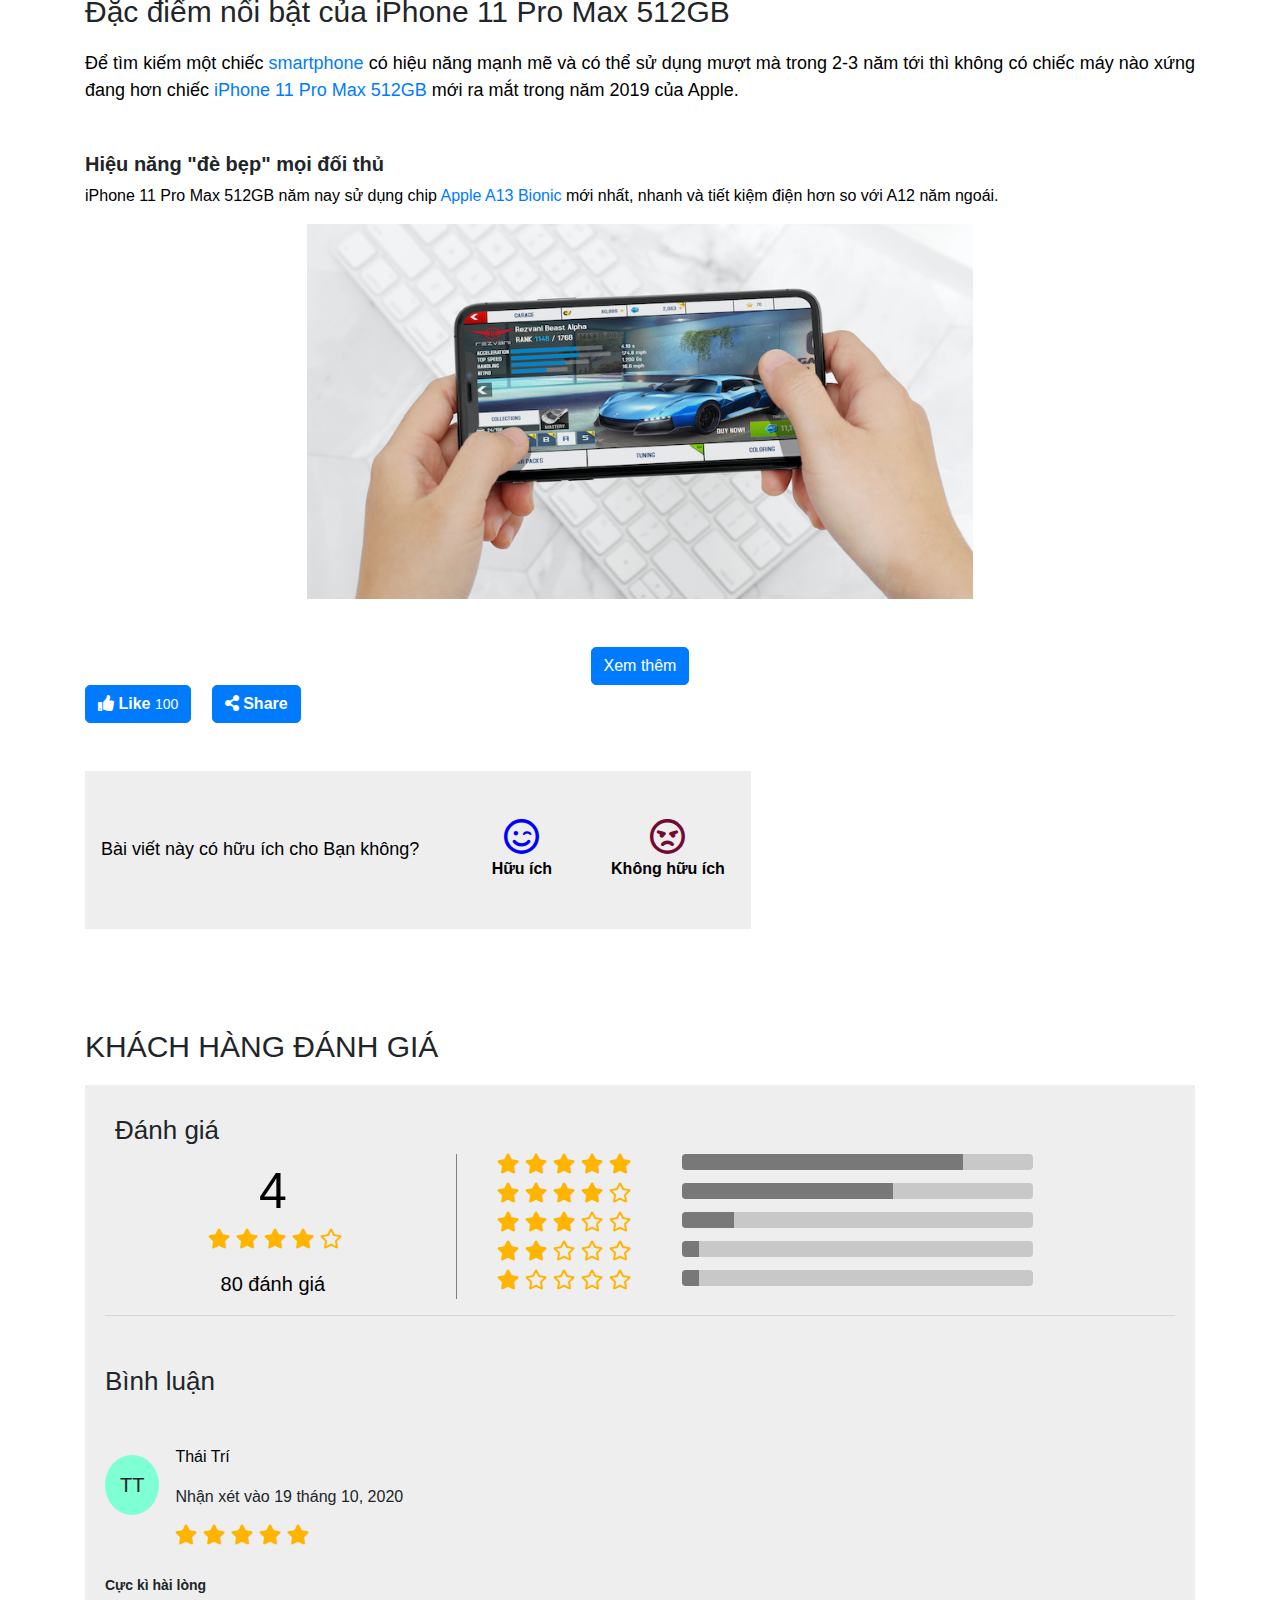
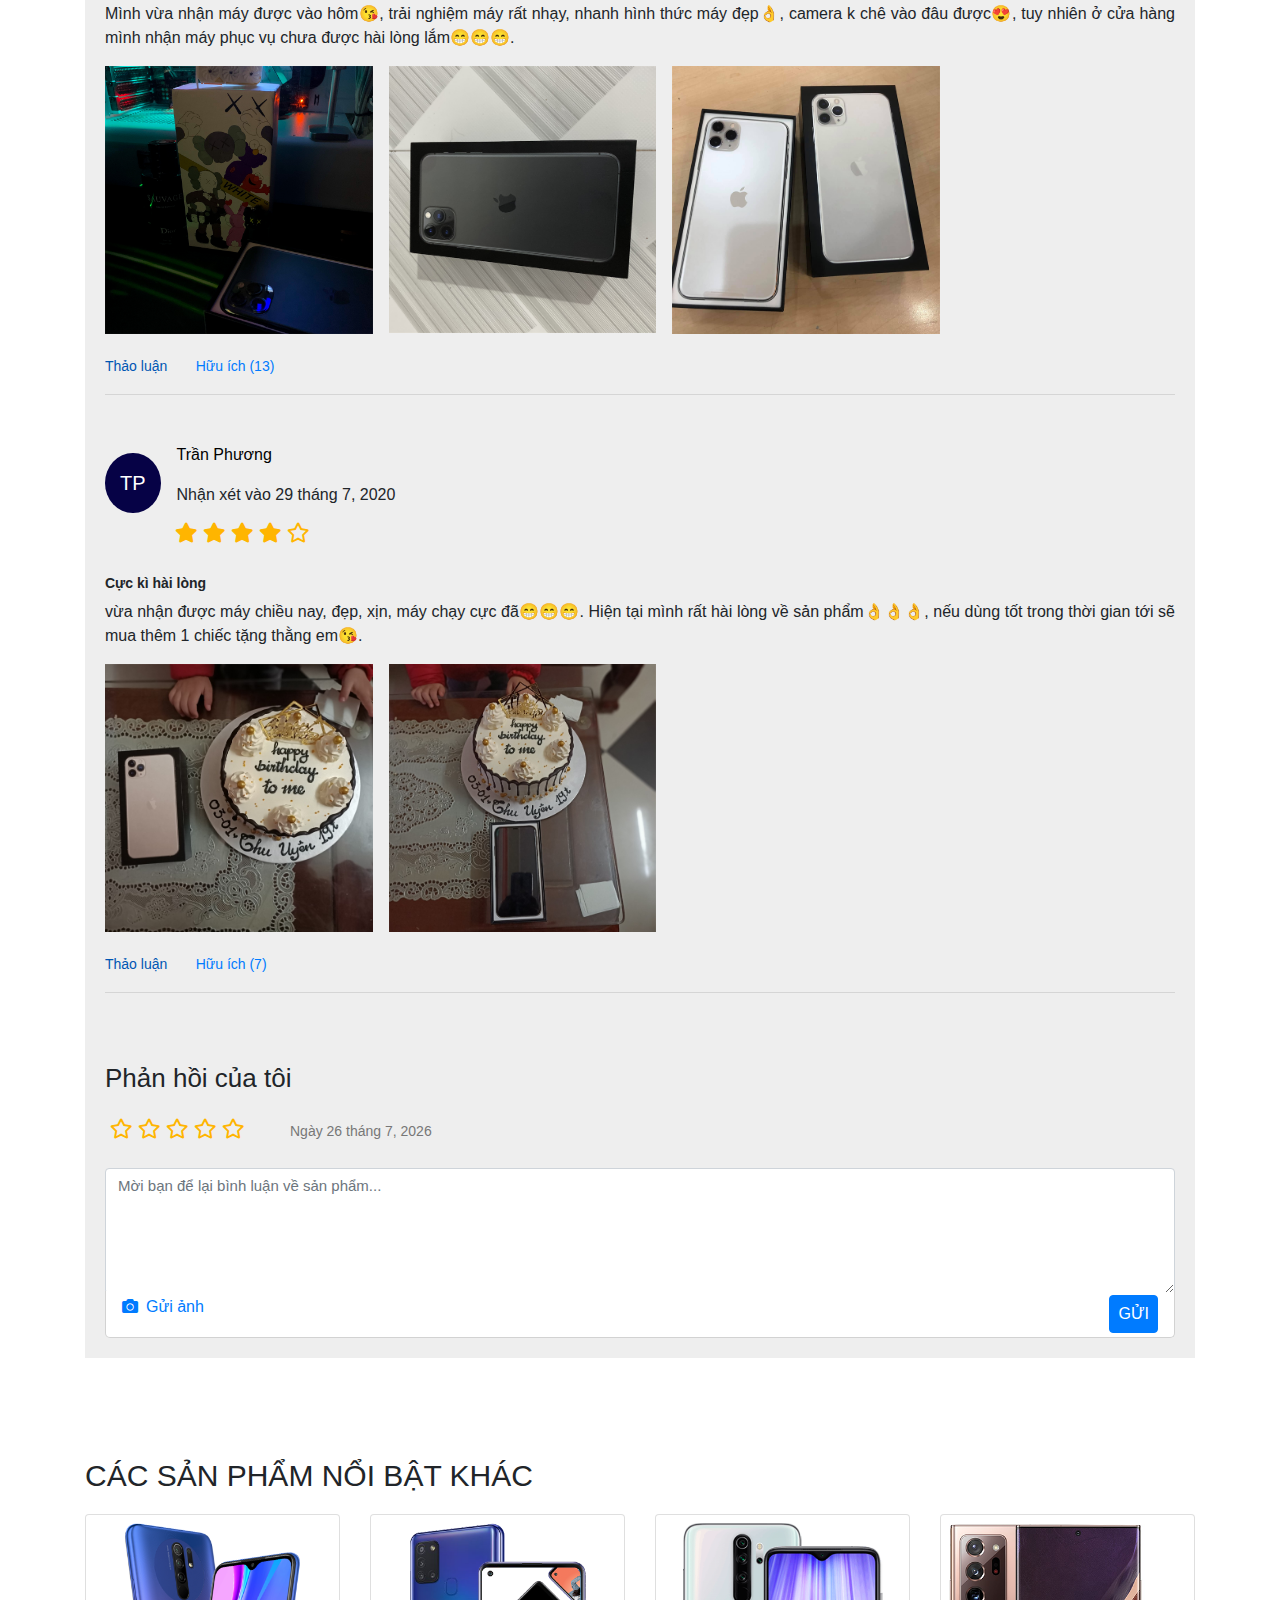
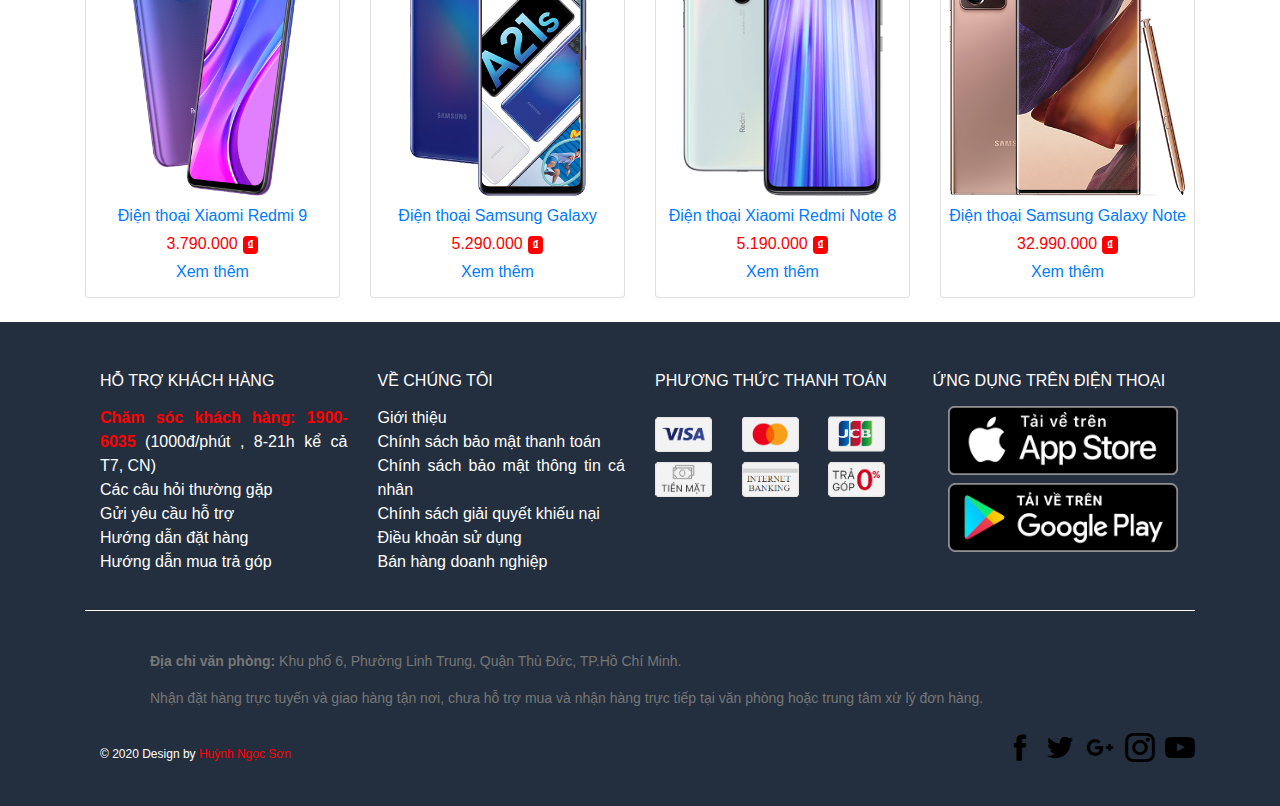
<file: chitietsanpham.html>
<!DOCTYPE html>
<html lang="zxx">
<head>

	<title>Trang chi tiết sản phẩm</title>
	
	<meta name="viewport" content="width=device-width, initial-scale=1">
	<meta http-equiv="Content-Type" content="text/html; charset=utf-8">  
	
	<link rel="stylesheet" href="Resources/css/myStyle.css">   
	<link rel="stylesheet" href="Resources/fontawesome/css/all.min.css">    

	<link rel="stylesheet" href="https://maxcdn.bootstrapcdn.com/bootstrap/4.5.2/css/bootstrap.min.css"> 
	<script src="https://maxcdn.bootstrapcdn.com/bootstrap/4.5.2/js/bootstrap.min.js"></script>
	<script src="https://ajax.googleapis.com/ajax/libs/jquery/3.5.1/jquery.min.js"></script>
		
	<script src="Resources/js/myJS.js"></script>
 

</head>  
<body> 
	 
	<!-- Header -->
	<div>
		<!-- my-Header -->
		<div class="my-head container-fluid">
			<!-- Header-Top-Bar  -->
			<div class="container d-flex justify-content-start align-items-start my-header">
				<a href="index.html">
					<img src="Resources/myImages/logo.png" alt="Logo" class="my-logo">
				</a>
				<form action="" class="d-inline-block my-form">
					<div class="search row my-row">
						<input type="text" placeholder="Bạn tìm gì..." class="my-search-text col-10">
						<a class="btn btn-outline-primary col-2 my-search-button" style="height: 40px;">
							<i class="fa fa-search"></i>
						</a>
					</div>
				</form>
				<div class="my-header-right d-flex justify-content-center align-items-center">
					<a href="thongtinkhachang.html" class="ml-5 my-header-right-item my-header-right-item2 my-active"><strong>Huỳnh Ngọc Sơn</strong></a>  
					<a href="thongtinkhachang.html" class="ml-2 mt-5 my-header-right-item my-header-right-item2 my-user-responsive">
						<img src="Resources/myImages/user-s.png" alt="Huỳnh Ngọc Sơn" style="width: 40px;top: 25px;position: absolute;" >
					</a> 
					<a href="login.html" class="ml-5 my-header-right-item my-header-right-item2 my-res-a my-active"><strong>Đăng xuất</strong></a>
					<a href="login.html" class="ml-2 mt-5 my-header-right-item my-header-right-item2 my-res-a my-user-responsive" >
						<img src="Resources/myImages/user-s-logout.png" alt="Huỳnh Ngọc Sơn" class="ml-1" style="width: 40px;top: 25px;position: absolute;">
					</a>
					<a href="giohang.html" class="ml-5 my-header-right-item my-giohang my-lg">
						<i class="fa fa-cart-arrow-down" aria-hidden="true"></i>
						Giỏ hàng
						<span class="badge badge-danger my-no">4</span>
					</a>
					<a href="giohang.html" class="ml-2 my-header-right-item my-giohang my-sm my-res-a" style="margin-right: 15px;margin-top:20px;">
						<i class="fa fa-cart-arrow-down" aria-hidden="true" style="right:5px;" ></i> 
						<span class="badge badge-danger my-no">4</span>
					</a>
				</div>
			</div>
			<!-- //Header-Top-Bar  -->


			<!-- Navigation --> 
			<div class="d-flex justify-content-center align-items-center Navigation"> 
				<ul class="my-nav d-flex justify-content-center my-nav-temp" id="my-navs">
					<li class="my-active">
						<a href="index.html">TRANG CHỦ</a>
					</li> 
					<li class="my-parent-2">
						<a href="sanpham.html">SẢN PHẨM <span></span></a>
						<div class="my-dropdow">
							<ul>
								<li>
									<a href="sanpham.html" class="li2">ĐIỆN THOẠI</a>
								</li>
								<li>
									<a href="sanpham.html" class="li2">LAPTOP</a>
								</li>
								<li>
									<a href="sanpham.html" class="li2">TABLET</a>
								</li>
								<li>
									<a href="sanpham.html" class="li2">SMART WATCH</a>
								</li>
							</ul>
						</div>
					</li>
					<li class="my-parent-2">
						<a href="phukien.html">PHỤ KIỆN</a>
						<div class="my-dropdow">
							<ul>
								<li>
									<a href="phukien.html" class="li2">PHỤ KIỆN ĐIỆN THOẠI</a>
								</li>
								<li>
									<a href="phukien.html" class="li2">PHỤ KIỆN LAPTOP</a>
								</li>
								<li>
									<a href="phukien.html" class="li2">PHỤ KIỆN TABLET</a>
								</li>
								<li>
									<a href="phukien.html" class="li2">PHỤ KIỆN SMART WATCH</a>
								</li>
							</ul>
						</div>
					</li>
					<li>
						<a href="gioithieu.html">GIỚI THIỆU</a>
					</li>
					<li>
						<a href="lienhe.html">LIÊN HỆ</a>
					</li>
				</ul>
				<a href="javascript:void(0);" style="font-size: 50px;" class="icon" id="btn-toggle">&#9776;</a>
			</div>
			<!-- //Navigation -->
			
		</div>

		<!-- end my-Header -->  

	</div>
	<!-- //Header --> 
 

	<!-- ********************************************************************************************************* -->
	<!-- Render body -->

	<div class="py-0 chi-tiet-san-pham">
		<div class="container py-xl-4 py-lg-2">
			<!-- Địa chỉ trang --> 
			<ol class="dia-chi" style="background-color: white; font-size: 20px;">
				<li><a href="index.html">Trang chủ</a></li> 
				<li><a href="sanpham.html">Điện thoại</a></li> 
				<li class="active">iPhone 11 Pro Max</li>
			</ol> 
			<!-- // Địa chỉ trang -->

			<!-- // Thông tin nhanh -->
			<div class="row thong-tin-nhanh-img" style="padding-top: 15px;margin-top: 30px;">
				<div class="col-lg-5 col-md-8 p-0 mt-2"> 

					<div class="show-sp row w-100 m-0 img-dien-thoai-show" >
						<div class="slide-show">  
													
							<div class="slides">  
								<input type="radio" name="" id="r1">
								<input type="radio" name="" id="r2">
								<input type="radio" name="" id="r3">

								<div class="s1"><img src="Resources/myImages/si1.jpg" alt=""></div> 
								<div><img src="Resources/myImages/si2.jpg" alt=""></div> 
								<div><img src="Resources/myImages/si3.jpg" alt=""></div> 
							</div>	 
						</div>
						<div class="row w-100 mt-1 ml-0">
							<label class="col-4 px-0 wrap-img label-img" for="r1">
								<a href="javascript:void(0)"><img src="Resources/myImages/si1.jpg" data-src="Resources/myImages/si1.jpg" class="image-show-sm" alt="ASDASD"></a> 
							</label>
							<label class="col-4 px-0 wrap-img text-center label-img" for="r2">
								<a href="javascript:void(0)"><img src="Resources/myImages/si2.jpg" data-src="Resources/myImages/si2.jpg" class="image-show-sm" alt="ASDASD"> </a>
							</label>
							<label class="col-4 px-0 wrap-img text-right label-img" for="r3">
								<a href="javascript:void(0)"><img src="Resources/myImages/si3.jpg" data-src="Resources/myImages/si3.jpg" class="image-show-sm" alt=""> </a>
							</label>
						</div>		
					</div>

					<!-- Tao slide hinh anh -->
					<style>
						.slide-show{
							width:100%;     /* cho slide chinh bang width man hinh */
							height: 300px; 
							background-color: #9dd7db; 
							overflow: hidden;   /* an di may cai slide khac slide chinh */
							position: relative;
						}

						.img-dien-thoai-show:hover .s1{
							animation: none;
						}

						.slides{
							width: 300%;    /* vi co tong cong 5 hinh anh, nen la 5 * 100% = 500% */
							height: 100%;
							display: flex;  /* chi cac item ben trong nam tren mot dong*/
						}

						.slides > div{ 
							width:33.33%;      /* 100% / 5 = 20% */
							height: 100%;
							transition: all 0.4s ease;
						}

						.slides > div img{
							width: 100%; 
							height: 100%;   
						}
						/* end dinh dang slides */

						.label-img img{
							border: 1px solid transparent;
							opacity: 0.7;
						}

						.label-img:hover img{
							border: 1px solid red;
							opacity: 1;
						}

						#r1:hover ~ .s1{
							margin-left: 0%;
						}
						
						#r2:hover ~ .s1{
							margin-left: -33.33%;
						}
						
						#r3:hover ~ .s1{
							margin-left: -66.66%;
						}
						
						.s1{
							animation: slide-change 9s infinite;
						}
							
						@keyframes slide-change{
							5%{ 
								margin-left: -33.33%;             
							} 
							33.33%{ 
								margin-left: -33.33%; 
							}
							38.33%{
								margin-left: -66.66%;        
							}
							66.66%{ 
								margin-left: -66.66%;             
							} 
							71.66%{ 
								margin-left: 0%;             
							} 
							100%{ 
								margin-left: 0%;             
							}
						} 
					</style>

				</div> 

				<div class="col-lg-7">
						<h3 class="mb-3"><strong>Điện thoại iPhone 11 Pro Max 512GB</strong></h3>
						<p class="mb-3">
							<div class="danh-gia-trung-binh mb-2">
								<div class="w-100 d-flex text-center justify-content-star align-items-center"> 
									<ul class="list-unstyled list-inline mb-0">
										<li><i class="fa fa-star my-act" aria-hidden="true"></i></li>
										<li><i class="fa fa-star my-act" aria-hidden="true"></i></li>
										<li><i class="fa fa-star my-act" aria-hidden="true"></i></li>
										<li><i class="fa fa-star my-act" aria-hidden="true"></i></li> 
										<li><i class="far fa-star star-font" aria-hidden="true"></i></i></li>
									</ul>
									<a href="#danh-gia-kh" style="font-size: 20px; color: rgb(0, 127, 240);margin-left:10px;">(Xem 80 đánh giá)</a>	
								</div>
							</div>
							<del class="mx-2 font-weight-light" id="del-gia">40.990.000đ</del>
							<span class="item_price mx-3 text-danger" id="span-gia">38.990.000 <span class="badge badge-danger"
									style="font-size: 10px; vertical-align: top;margin-top:5px;">đ</span></span>
						
							<span class="label-tra-gop">Trả góp 0%</span> 

							<div class="opstion w-100">
								<p>Bạn đang xem phiên bản: <span id="ops-text">512GB</span></p>
								<div>
									<button data-del="32.990.000đ">64GB - 30.990.000đ</button>
									<button data-del="36.990.000đ">256GB - 34.990.000đ</button>
									<button data-del="40.990.000đ">512GB - 38.990.000đ</button>
								</div>
							</div>

							<style>
								.opstion p{
									font-size: 20px;
								}

								.opstion p span{
									font-weight: bold;
								}
								
								.opstion div{
									font-size: 20px;
									display: flex;
									justify-content: start;
									align-items: center;
								}
								
								.opstion div button{
									font-size: 16px;
									width: 180px;
									text-align: center;
									margin: 5px 0px;
									margin-right: 20px;
									border: 2px solid transparent;
									border-radius: 5px;
								}
								
								.opstion div button:hover{
									background-color:rgb(146, 140, 140);
								}
								
								.btnClick{
									border: 2px solid rgb(114, 7, 7) !important;
								}

							</style>

							<script>
								$(document).ready(() => {
									$(".opstion button").click(function(){
										var text = $(this).text().split(" - ");
										$(".opstion button").each(function(){ 
											$(this).removeClass("btnClick"); 
										}) 
										$(this).addClass("btnClick");
										
										$("#ops-text").text(text[0]);
										$("#span-gia").text(text[1]);
										$("#del-gia").text($(this).attr("data-del"));

									})
								}) 
							</script>

							<label class="lable-phi-ship">Miễn phí ship trên toàn quốc</label>
						</p>
					 <div class="card">
						 <div class="card-header">
							 <h2 class="text-left"><strong>KHUYẾN MÃI TRỊ GIÁ 2.000.000₫</strong></h2>
							 <p>Giá và khuyến mãi dự kiến áp dụng đến 31/10</p>
						 </div>
						 <div class="card-body py-1"> 
							 <ul class="khuyen-mai mb-0 list-unstyled">
								 <li><i class="fa fa-check-circle" aria-hidden="true"></i>Giảm giá 2,000,000đ</li>
								 <li><i class="fa fa-check-circle" aria-hidden="true"></i>Giảm giá 2,000,000đ khi tham gia thu cũ đổi mới <a href="#">Xem chi tiết</a></li>
								 <li><i class="fa fa-check-circle" aria-hidden="true"></i>Pin sạc dự phòng giảm 30% khi mua kèm</li>
							 </ul>
						 </div>
						 <hr style="margin: 5px 0px;">
						 <div class="card-body py-1"> 
							 <ul class="khuyen-mai mb-0 list-unstyled">
								 <li><i class="fa fa-gift" aria-hidden="true"></i><span class="text-danger">Tặng 500.000₫</span> mua hàng tại website thành viên, áp dụng khi mua Online tại Tp.HCM, Tp. Nha Trang, Tp. Phan Thiết và 1 số khu vực khác <a href="#">click xem chi tiết</a></li> 
							 </ul>
						 </div>
					 </div>
					<br></br>
					 <button class="w-100 btn btn-primary mua-ngay"  style="background-color:  #ff823b !important; border: none;">
						 <p class="display-text text-center text-white"><strong>MUA NGAY</strong></p>
						 <span>Giao tận nơi hoặc nhận tại siêu thị</span>
					 </button>
					 <br></br>
					 <div class="row w-100 ml-0">
						 <div class="col-6 pl-0">
							<button class="w-100 btn btn-primary mua-ngay">
								<p class="display-text text-center text-white"><strong>MUA TRẢ GÓP 0%</strong></p>
								<span>Thủ tục đơn giản</span>
							</button>
						 </div>
						 <div class="col-6 pr-0">
							<button class="w-100 btn btn-primary mua-ngay">
								<p class="display-text text-center text-white"><strong>TRẢ GÓP 0% QUA THẺ</strong></p>
								<span>Visa, Master, JCB</span>
							</button>
						</div>
					 </div>
 
					 

				</div>
			</div>
			<!-- end thông tin nhanh -->

			
			<!-- Thông Số kỹ thuật -->
			<h3 class="head-title">
				Thông số kỹ thuật
			</h3>
			<ul class="thong-so w-100">
				<li class="thong-so-item">
					<div class="row">
						<p class="col-4">Màn hình:</p>
						<p class="col-8">OLED, 6.5", Super Retina XDR khác biệt hoàn toàn với những màn OLED thông thường</p>
					</div>
				</li>
				<li class="thong-so-item">
					<div class="row">
						<p class="col-4">Hệ điều hành:</p>
						<p class="col-8">iOS 13 tạo nên một diện mạo mới, tối ưu tất cả ứng dụng</p>
					</div>
				</li>
				<li class="thong-so-item">
					<div class="row">
						<p class="col-4">Camera sau:</p>
						<p class="col-8">3 camera 12 MP</p>
					</div>
				</li>
				<li class="thong-so-item">
					<div class="row">
						<p class="col-4">Camera trước:</p>
						<p class="col-8">12 MP xử lý ma trận nhanh hơn gấp 6 lần so với thế hệ chip cũ</p>
					</div>
				</li>
				<li class="thong-so-item">
					<div class="row">
						<p class="col-4">CPU:</p>
						<p class="col-8">Apple A13 Bionic 6 nhân</p>
					</div>
				</li>
				<li class="thong-so-item">
					<div class="row">
						<p class="col-4">RAM:</p>
						<p class="col-8">4 GB</p>
					</div>
				</li>
				<li class="thong-so-item">
					<div class="row">
						<p class="col-4">Bộ nhớ trong:</p>
						<p class="col-8">512 GB</p>
					</div>
				</li>
				<li class="thong-so-item">
					<div class="row">
						<p class="col-4">Thẻ SIM:</p>
						<p class="col-8">1 Nano SIM & 1 eSIM, hỗ trợ 4G tiết kiệm được rất nhiều diện.</p>
					</div>
				</li>
				<li class="thong-so-item">
					<div class="row">
						<p class="col-4">Dung lượng pin:</p>
						<p class="col-8">3969 mAh, có sạc nhanh</p>
					</div>
				</li> 
			</ul> 
			<!-- // Thông số kỹ thuật -->

			<!-- Đặc diểm nỗi bật -->
			<h3 class="head-title">
				Đặc điểm nổi bật của iPhone 11 Pro Max 512GB
			</h3>
			<div>
				<p class="text-justify lead" style="color: black; font-size:18px;"><strong>Để tìm kiếm một chiếc <span class="text-primary">smartphone</span> có hiệu năng mạnh mẽ và có thể sử dụng mượt mà trong 2-3 năm tới thì không có chiếc máy nào xứng đang hơn chiếc <span class="text-primary">iPhone 11 Pro Max 512GB</span> mới ra mắt trong năm 2019 của Apple.</strong></p>

				<h4 class="text-left mt-5" style="font-size: 20px; font-weight: bold;">Hiệu năng "đè bẹp" mọi đối thủ</h4>
				<p style="color: black; text-align: justify;">
					iPhone 11 Pro Max 512GB năm nay sử dụng chip <span class="text-primary">Apple A13 Bionic</span> mới nhất, nhanh và tiết kiệm điện hơn so với A12 năm ngoái.
				</p>
				<div class="w-100 text-center" >
					<img src="Resources/myImages/game-iphone.jpg" class="w-50 my-res mx-auto" alt="">
				</div> 
				
				<!-- Đặc điểm nổi bặt -->
				<div class="coll" id="my-coll">
					<p style="color: black; text-align: justify;">
						Máy cũng sở hữu riêng một con chip AI Neural Engine sẽ phụ trách các tính năng xử lý hình ảnh như <span class="text-primary">Deep Fusion</span> và Night Mode.
					</p>
					<p style="color: black; text-align: justify;">Theo Apple thì đây là điện thoại thông minh có hiệu suất nhanh nhất thế giới ở thời điểm ra mắt.</p>
	
					<div class="w-100 text-center" >
						<img src="Resources/myImages/game-iphone2.jpg" class="w-50 my-res mx-auto" alt="">
					</div>
					<p style="color: black; text-align: justify;">Cụ thể, hiệu năng của bộ vi xử lý A13 Bionic mới của Apple có sức mạnh vượt trội, nhanh hơn đến 20% và tiết kiêm
						điện đến 40% so với chip A12, mang đến cho bạn trải nghiệm mượt mà, ổn định tất cả các tác vụ, đa nhiệm.</p>
	
						<div class="w-100 text-center" >
							<img src="Resources/myImages/game-iphone3.jpg" class="w-50 my-res mx-auto" alt="">
						</div>
						<p style="color: black; text-align: justify;">Máy sẽ chạy trên phiên bản iOS 13 mới với nhiều tính năng tiện dụng giúp bạn khai thác chiếc iPhone của mình hiệu
						quả hơn.</p>
				
					<h4 class="text-left mt-5" style="font-size: 20px; font-weight: bold;">Camera là điểm nhấn đáng chú ý</h4>
					<p style="color: black; text-align: justify;">
						Tại buổi ra mắt chiếc iPhone mới của mình, Apple dành rất nhiều thời gian để giới thiệu bộ 3 camera hoàn toàn
						mới trên chiếc iPhone 11 Pro Max.
					</p>
					<div class="w-100 text-center" >
						<img src="Resources/myImages/game-iphone4.jpg" class="w-50 my-res mx-auto" alt="">
					</div>
					<p style="color: black; text-align: justify;">Và quả thực camera chính là điểm nâng cấp đáng giá nhất trên chiếc iPhone 11 Pro Max.</p>

					<p style="color: black; text-align: justify;">Chiếc iPhone này sẽ có 3 camera với 1 camera chính góc rộng 12 MP, 1 camera tele 12 MP và 1 camera <span class="text-primary">góc siêu rộng</span> 12 MP.</p>

					<div class="w-100 text-center" >
						<img src="Resources/myImages/game-iphone5.jpg" class="w-50 my-res mx-auto" alt="">
					</div>

					<p style="color: black; text-align: justify;">Các camera này đều có sự liên hệ mật thiết với nhau vì vậy khi người dùng chuyển đổi giữa các loại camera, thì độ sáng hay màu sắc của bức ảnh hầu như không thay đổi nhiều.</p>

					<p style="color: black; text-align: justify;">Đây là điềm mà chưa một chiếc smartphone Android nào có nhiều camera hiện nay có thể làm tốt hơn iPhone 11 Pro Max.</p>
					<div class="w-100 text-center" >
						<img src="Resources/myImages/game-iphone6.jpg" class="w-50 my-res mx-auto" alt="">
					</div>
					<p style="color: black; text-align: justify;">Ngoài ra trên chiếc iPhone này còn có thêm chế độ chụp đêm Night Mode giúp cải thiện rõ rệt chất lượng chụp ảnh trong điều kiện thiếu sáng của những chiếc iPhone.</p>

					

					<h4 class="text-left mt-5" style="font-size: 20px; font-weight: bold;">Pin lớn thoải mái cả ngày</h4>
					<p style="color: black; text-align: justify;">
						iPhone 11 Pro Max 512GB sở hữu viên pin có dung lượng lớn hơn 25% so với <span class="text-primary">iPhone Xs Max</span> năm ngoái nhờ vậy mà thời gian sử dụng pin cũng được cải thiện đáng kể.
					</p>
					<div class="w-100 text-center" >
						<img src="Resources/myImages/game-iphone7.jpg" class="w-50 my-res mx-auto" alt="">
					</div>

					<p style="color: black; text-align: justify;">
						Nếu bạn chỉ sử dụng ở mức bình thường, ít chơi game thì chiếc iPhone này hoàn toàn có thể đáp ứng lên tới 2 ngày sử dụng cho bạn. Còn nếu nhu cầu nhiều hơn thì việc đáp ứng với cường độ cao từ sáng tới tối cũng không phải là điều gì quá khó khăn với chiếc điện thoại pin trâu này.
					</p>
					<div class="w-100 text-center" >
						<img src="Resources/myImages/game-iphone8.jpg" class="w-50 my-res mx-auto" alt="">
					</div>

					

					<h4 class="text-left mt-5" style="font-size: 20px; font-weight: bold;">Vẫn còn nhiều cải tiến mà bạn nên biết</h4>
					<p style="color: black; text-align: justify;">
						iPhone 11 Pro Max đã giải quyết được tình trạng để lại nhiều mồ hôi và dấu vân tay trong quá trình sử dụng trên những chiếc iPhone đời trước với mặt lưng được hoàn thiện dưới dạng kính mờ.
					</p>
					<div class="w-100 text-center" >
						<img src="Resources/myImages/game-iphone9.jpg" class="w-50 my-res mx-auto" alt="">
					</div>

					
					<p style="color: black; text-align: justify;">
						Theo Apple thì kính mà hãng sử dụng trên chiếc iPhone này là loại kính bền nhất từ trước tới nay từng được sử dụng cho smartphone.
					</p>
					<div class="w-100 text-center" >
						<img src="Resources/myImages/game-iphone10.jpg" class="w-50 my-res mx-auto" alt="">
					</div>


					</div>
					<div class="w-100 d-flex justify-content-center">
					<button id="btnXemThem" class="btn btn-primary mt-5" style="border-radius: 5px;font-size:16px;">
						Xem thêm
					</button> 
				</div>
				<!-- Đặc điểm nổi bặt -->


				<!-- Facebook -->
				<div class="face">
					<button class="btn btn-primary" style="border-radius: 5px;">
						<i class="fa fa-thumbs-up" aria-hidden="true" style="font-size: 16px;"></i>
						<strong style="font-size:16px">Like</strong>
						<span style="font-size:14px">100</span>
					</button>
					<button class="btn btn-primary ml-3" style="border-radius: 5px;">
						<i class="fa fa-share-alt" aria-hidden="true" style="font-size: 16px;"></i>
						<strong style="font-size:16px">Share</strong> 
					</button>
				</div>
				<!-- End facebook -->


				<!-- Nhan xet -->
				<div class="nhan-xet mt-5">
					<div class="nhan-xet-content w-60 d-flex justify-content-between align-items-center py-5 pl-3" style="background-color:#eee;">
						<p class="lead my-pi" style="font-size:18px;margin-bottom:0px;color: black;width:61%;">Bài viết này có hữu ích cho Bạn không?</p>
						<div class="smile text-center a-nhan-xet text-center px-3 w-25"> 
							<i class="far fa-smile-wink" style="font-size: 36px; color: blue;"></i> 
							<a href="javascript:void(0)" ><p  style="color: black; font-weight: bold; font-size: 16px;" class="mb-0 my-hi text-center">Hữu ích</p></a>
						</div>
						<div class="smile text-center a-nhan-xet text-center px-3 w-25">  
							<i class="far fa-angry" style="font-size: 36px; color: rgb(116, 9, 50);"></i>
							<a href="javascript:void(0)" ><p  class="mb-0 last my-hi text-center" style="color: black; font-weight: bold; font-size: 16px; ">Không hữu ích</p></a>
						</div>
					</div>
				</div>
				<!-- End nhan xet -->


				<!-- Danh gia -->
				<h2 id="danh-gia-kh" class="head-title">
					KHÁCH HÀNG ĐÁNH GIÁ
				</h2>
				<div class="danh-gia w-100" style="background-color:#eee;">
					<div class="danh-gia-sao w-100" style="padding: 20px;"> 
						<h3 class="my-danh-gia">Đánh giá</h3>
						<div class="row">
							<div class="col-4 d-flex flex-column text-center align-items-center" style="border-right: 1px solid gray;">
								<span style="font-size: 50px; color: black;">4</span>
								<ul class="list-unstyled list-inline">
									<li><i class="fa fa-star my-act" aria-hidden="true"></i></li>
									<li><i class="fa fa-star my-act" aria-hidden="true"></i></li>
									<li><i class="fa fa-star my-act" aria-hidden="true"></i></li>
									<li><i class="fa fa-star my-act" aria-hidden="true"></i></li> 
									<li><i class="far fa-star star-font" aria-hidden="true"></i></i></li>
								</ul>
								<span style="font-size: 20px; color: black;">80 đánh giá</span>	
							</div>
							<div class="col-8 d-flex flex-column justify-content-center">
								<div class="my-line">
									<ul class="list-unstyled list-inline mb-0">
										<li><i class="fa fa-star my-act" aria-hidden="true"></i></li>
										<li><i class="fa fa-star my-act" aria-hidden="true"></i></li>
										<li><i class="fa fa-star my-act" aria-hidden="true"></i></li>
										<li><i class="fa fa-star my-act" aria-hidden="true"></i></li>  
										<li><i class="fa fa-star my-act" aria-hidden="true"></i></li>  
									</ul>
									<div class="progress w-50">
										<div class="progress-bar bg-warning" style="width:80%"></div>
									</div>
								</div>
								<div class="my-line">
									<ul class="list-unstyled list-inline mb-0">
										<li><i class="fa fa-star my-act" aria-hidden="true"></i></li>
										<li><i class="fa fa-star my-act" aria-hidden="true"></i></li>
										<li><i class="fa fa-star my-act" aria-hidden="true"></i></li>
										<li><i class="fa fa-star my-act" aria-hidden="true"></i></li> 
										<li><i class="far fa-star star-font" aria-hidden="true"></i></i></li>
									</ul>
									<div class="progress w-50">
										<div class="progress-bar bg-warning" style="width:60%"></div>
									</div>
								</div>
								<div class="my-line">
									<ul class="list-unstyled list-inline mb-0">
										<li><i class="fa fa-star my-act" aria-hidden="true"></i></li>
										<li><i class="fa fa-star my-act" aria-hidden="true"></i></li>
										<li><i class="fa fa-star my-act" aria-hidden="true"></i></li>
										<li><i class="far fa-star star-font" aria-hidden="true"></i></i></li>
										<li><i class="far fa-star star-font" aria-hidden="true"></i></i></li>
									</ul>
									<div class="progress w-50">
										<div class="progress-bar bg-warning" style="width:15%"></div>
									</div>
								</div>
								<div class="my-line">
									<ul class="list-unstyled list-inline mb-0">
										<li><i class="fa fa-star my-act" aria-hidden="true"></i></li>
										<li><i class="fa fa-star my-act" aria-hidden="true"></i></li>
										<li><i class="far fa-star star-font" aria-hidden="true"></i></i></li>
										<li><i class="far fa-star star-font" aria-hidden="true"></i></i></li>
										<li><i class="far fa-star star-font" aria-hidden="true"></i></i></li>
									</ul>
									<div class="progress w-50">
										<div class="progress-bar bg-warning" style="width:5%"></div>
									</div>
								</div>
								<div class="my-line">
									<ul class="list-unstyled list-inline mb-0">
										<li><i class="fa fa-star my-act" aria-hidden="true"></i></li>
										<li><i class="far fa-star star-font" aria-hidden="true"></i></i></li>
										<li><i class="far fa-star star-font" aria-hidden="true"></i></i></li>
										<li><i class="far fa-star star-font" aria-hidden="true"></i></i></li>
										<li><i class="far fa-star star-font" aria-hidden="true"></i></i></li>
									</ul>
									<div class="progress w-50">
										<div class="progress-bar bg-warning" style="width:5%"></div>
									</div>
								</div> 
							</div>
						</div>
						<hr>

						<h3 class="my-binh-luan text-left" style="font-size: 26px; margin-top: 50px;">
							Bình luận
						</h3>

						<div class="binh-luan mt-5">
							<div class="binh-luan-header d-flex">
								<div class="icon-kh mr-3 d-flex align-items-center">
									<span>TT</span>
								</div>
								<div class="thong-tin-kh" style="width: 250px;">
									<p style="color: black;">Thái Trí</p>
									<p>Nhận xét vào 19 tháng 10, 2020</p>
								</div>
							</div>
							<div class="my-line mb-4" style="justify-content: start">
								<ul class="list-unstyled list-inline mb-0" style="margin-left:65px;">
									<li><i class="fa fa-star my-act" aria-hidden="true"></i></li>
									<li><i class="fa fa-star my-act" aria-hidden="true"></i></li>
									<li><i class="fa fa-star my-act" aria-hidden="true"></i></li>
									<li><i class="fa fa-star my-act" aria-hidden="true"></i></li>  
									<li><i class="fa fa-star my-act" aria-hidden="true"></i></li>  
								</ul> 
							</div>
							<span class="conment" style="font-size: 14px; font-weight: bold;">
								Cực kì hài lòng
							</span>
							<p style="padding-top:5px;">Mình vừa nhận máy được vào hôm😘, trải nghiệm máy rất nhạy, nhanh hình thức máy đẹp👌, camera k chê vào đâu được😍, tuy nhiên ở cửa hàng mình nhận máy phục vụ chưa được hài lòng lắm😁😁😁.</p>

							<div class="cocntainer-img d-flex justify-content-star align-items-center">
								<img src="Resources/myImages/binh-luan1.png" alt="" class="w-25 mr-3" style="max-height: 268px;">
								<img src="Resources/myImages/binh-luan2.png" alt="" class="w-25 mr-3" style="max-height: 268px;">
								<img src="Resources/myImages/binh-luan3.png" alt="" class="w-25 mr-3" style="max-height: 268px;">
							</div>
							<div style="margin-top:20px;">
								<span style="font-size: 14px;margin-right: 20px;" id="my-binh-luan-coll">Thảo luận</span>
								<a href="#"><span style="font-size: 14px;"><i class="fa fa-thumbs-o-up mr-1" aria-hidden="true"></i>Hữu ích (13)</span></a>
							</div>
							<div id="my-comment" class="w-100">
								<textarea class="form-control" rows="5" placeholder="Bình luận của tôi..." style="font-size:15px;"></textarea>
								<div class="foot w-100 d-flex justify-content-between px-3 py-1" style="background-color: white;">
									<div class="text-primary" style="font-size:16px;"><a href="#"><i class="fa fa-camera text-primary mr-2" aria-hidden="true"></i>Gửi ảnh</a></div> 
									<button class="btn btn-primary px-2" >GỬI</button>
								</div>
							</div>
						</div>
						
						<hr>

						<div class="binh-luan mt-5">
							<div class="binh-luan-header d-flex">
								<div class="icon-kh mr-3 d-flex align-items-center">
									<span style="background-color:rgb(6, 2, 70); color: white;">TP</span>
								</div>
								<div class="thong-tin-kh">
									<p style="color: black;">Trần Phương</p>
									<p>Nhận xét vào 29 tháng 7, 2020</p>
								</div>
							</div>
							<div class="my-line mb-4" style="justify-content: start">
								<ul class="list-unstyled list-inline mb-0" style="margin-left:65px;">
									<li><i class="fa fa-star my-act" aria-hidden="true"></i></li>
									<li><i class="fa fa-star my-act" aria-hidden="true"></i></li>
									<li><i class="fa fa-star my-act" aria-hidden="true"></i></li>
									<li><i class="fa fa-star my-act" aria-hidden="true"></i></li>  
									<li><i class="far fa-star star-font" aria-hidden="true"></i></i></li>
								</ul> 
							</div>
							<span class="conment" style="font-size: 14px; font-weight: bold;">
								Cực kì hài lòng
							</span>
							<p style="padding-top:5px;">
								vừa nhận được máy chiều nay, đẹp, xịn, máy chạy cực đã😁😁😁. Hiện tại mình rất hài lòng về sản phẩm👌👌👌, nếu dùng tốt trong thời gian tới sẽ mua thêm 1 chiếc tặng thằng em😘.</p>

							<div class="cocntainer-img d-flex justify-content-star align-items-start">
								<img src="Resources/myImages/binh-luan4.png" alt="" class="w-25 mr-3" style="max-height: 268px;">
								<img src="Resources/myImages/binh-luan5.png" alt="" class="w-25 mr-3" style="max-height: 268px;"> 
							</div>
							<div style="margin-top:20px;">
								<span style="font-size: 14px;margin-right: 20px;" id="my-binh-luan-coll2">Thảo luận</span>
								<a href="#"><span style="font-size: 14px;"><i class="fa fa-thumbs-o-up mr-1" aria-hidden="true"></i>Hữu ích (7)</span></a>
							</div>
							<div id="my-comment2" class="w-100">
								<textarea class="form-control" rows="5" placeholder="Bình luận của tôi..." style="font-size:15px;"></textarea>
								<div class="foot w-100 d-flex justify-content-between px-3 py-1" style="background-color: white;">
									<div class="text-primary" style="font-size:16px;"><a href="#"><i class="fa fa-camera text-primary mr-2" aria-hidden="true"></i>Gửi ảnh</a></div> 
									<button class="btn btn-primary px-3" >GỬI</button>
								</div>
							</div>
						</div>

						<hr>
						<div style="margin-top:70px;">
							<h2 class="text-left" style="font-size: 26px;margin-bottom: 20px;">Phản hồi của tôi</h2>
							
							<form action="">
								<div class="my-line mb-4" style="justify-content: start">
									<ul class="list-unstyled list-inline mb-0 my-comment-start ml-0"> 
										<li><a href="javascript:void(0)" data-id="1"><i class="far fa-star"></i></a></li>
										<li><a href="javascript:void(0)" data-id="2"><i class="far fa-star"></i></a></li>
										<li><a href="javascript:void(0)" data-id="3"><i class="far fa-star"></i></a></li>
										<li><a href="javascript:void(0)" data-id="4"><i class="far fa-star"></i></a></li>
										<li><a href="javascript:void(0)" data-id="5"><i class="far fa-star"></i></a></li> 
									</ul>  
									<span id="date-time" style="color: #777; font-size: 14px; margin-left:15px; line-height: 14px; margin-top: 10px;"></span>
								</div>
								<textarea class="form-control" rows="5" placeholder="Mời bạn để lại bình luận về sản phẩm..." style="font-size:15px;"></textarea>
								<div class="foot w-100 d-flex justify-content-between px-3 py-1" style="background-color: white;">
									<div class="text-primary" style="font-size:16px;"><a href="#"><i class="fa fa-camera text-primary mr-2" aria-hidden="true"></i>Gửi ảnh</a></div> 
									<button class="btn btn-primary px-2" type="submit" >GỬI</button>
								</div>
							</form>
						</div>
						
						<!-- Chon sao script -->
						<script>
							var date = new Date();
							var res = "Ngày " + date.getDate() + " tháng " + (date.getMonth() + 1) + ", " + date.getFullYear();
							$('#date-time').text(res);

							$(document).ready(function() {
								$(".my-comment-start li a").click(function() {
									var soSao = $(this).attr("data-id");
									var dem = 0;
									$(".my-comment-start li a i").each(function() {
										if(dem < soSao) {
											$(this).removeClass("far").addClass("fa");
										} else {
											$(this).removeClass("fa").addClass("far");
										}											
										dem++;
									})
								})
							})
							
						</script>


					</div>
				</div>
				<!-- End danh gia -->  

				<script>
					
					$(document).ready(()=>{
						$('#my-coll').hide();
						$('#btnXemThem').text('Xem thêm');
						$('#my-comment').hide();
						$('#my-comment2').hide();
					})

					$('#my-binh-luan-coll').click(()=>{
						$('#my-comment').slideToggle(400);
					})
					$('#my-binh-luan-coll2').click(()=>{
						$('#my-comment2').slideToggle(400);
					})

					$('#btnXemThem').click(()=>{
						$('#my-coll').slideToggle(400);
						let text = $('#btnXemThem').text(); 
						if(text=="Xem thêm"){ 
							$('#btnXemThem').text("Thu gọn"); 
						}
						else{ 
							$('#btnXemThem').text('Xem thêm');  
						}
						
					})
				</script>


			</div>
			<!-- // Đặc điểm nổi bật -->


			<!-- Danh gia khach hang -->
			<h2 id="danh-gia-kh" class="head-title">
				CÁC SẢN PHẨM NỔI BẬT KHÁC
			</h2>
			<!-- Đánh giá khách hàng -->

			<!-- Sản phẩm khác -->
			<div class="row">
				<div class="col-3">
					<div class="san-pham">
						<div class="card p-2" style="width: 100%;">
							<a href="#">
								<div class="grid" style="background-color: transparent !important; ">
									<figure class="effect-apollo" style="background-color: transparent !important;">
										<img src="Resources/myImages/them1.png" alt="Sản phẩm thêm 1" class="w-100"> 
									</figure>
								</div>
								<h4 style="min-height: 20px; font-size: 16px;text-align: center;">
									<a href="chitietsanpham.html" class="ten">Điện thoại Xiaomi Redmi 9</a>
								</h4>
								<h5 style="font-size: 16px; text-align:center; color: red;">3.790.000<span class="badge vnd text-white">₫</span></h5>
								<h6 class="text-center"><a href="chitietsanpham.html" class="xem-them">Xem thêm</a></h6>
							</a>
						</div>
						<div class="wrap"></div>
					</div>
				</div> 
				<div class="col-3">
					<div class="san-pham">
						<div class="card p-2" style="width: 100%;">
							<a href="#">
								<div class="grid" style="background-color: transparent !important; ">
									<figure class="effect-apollo" style="background-color: transparent !important;">
										<img src="Resources/myImages/them2.png" alt="Sản phẩm thêm 2" class="w-100"> 
									</figure>
								</div>
								<h4 style="min-height: 20px; font-size: 16px;text-align: center;">
									<a href="chitietsanpham.html" class="ten">Điện thoại Samsung Galaxy</a>
								</h4>
								<h5 style="font-size: 16px; text-align:center; color: red;">5.290.000<span class="badge vnd text-white">₫</span></h5>
								<h6 class="text-center"><a href="chitietsanpham.html" class="xem-them">Xem thêm</a></h6>
							</a>
						</div>
						<div class="wrap"></div>
					</div>
				</div> 
				<div class="col-3">
					<div class="san-pham">
						<div class="card p-2" style="width: 100%;">
							<a href="#">
								<div class="grid" style="background-color: transparent !important; ">
									<figure class="effect-apollo" style="background-color: transparent !important;">
										<img src="Resources/myImages/them3.png" alt="Sản phẩm thêm 3" class="w-100"> 
									</figure>
								</div>
								<h4 style="min-height: 20px; font-size: 16px;text-align: center;">
									<a href="chitietsanpham.html" class="ten">Điện thoại Xiaomi Redmi Note 8</a>
								</h4>
								<h5 style="font-size: 16px; text-align:center; color: red;">5.190.000<span class="badge vnd text-white">₫</span></h5>
								<h6 class="text-center"><a href="chitietsanpham.html" class="xem-them">Xem thêm</a></h6>
							</a>
						</div>
						<div class="wrap"></div>
					</div>
				</div> 
				<div class="col-3">
					<div class="san-pham">
						<div class="card p-2" style="width: 100%;">
							<a href="#">
								<div class="grid" style="background-color: transparent !important; ">
									<figure class="effect-apollo" style="background-color: transparent !important;">
										<img src="Resources/myImages/them4.png" alt="Groovy Apparel" class="w-100"> 
									</figure>
								</div>
								<h4 style="min-height: 20px; font-size: 16px;text-align: center;">
									<a href="chitietsanpham.html" class="ten">Điện thoại Samsung Galaxy Note</a>
								</h4>
								<h5 style="font-size: 16px; text-align:center; color: red;">32.990.000<span class="badge vnd text-white">₫</span></h5>
								<h6 class="text-center"><a href="chitietsanpham.html" class="xem-them">Xem thêm</a></h6>
							</a>
						</div>
						<div class="wrap"></div>
					</div>
				</div> 
			</div>  
			<!-- Sản phẩm khác -->

		</div>
	</div> 

	<!-- End Render body --> 
	<!-- ********************************************************************************************************* -->



	<!-- Footer -->
	<div class="footer pt-4">
		<div class="row">

			<div class="col-md-3 my-mb">
				<ul>
					<span class="my-caption-f">HỖ TRỢ KHÁCH HÀNG</span>
					<br> 
					<li>
						<a href="#">
							<span class="hotline">Chăm sóc khách hàng: 1900-6035 </span> (1000đ/phút , 8-21h kể cả T7, CN)
						</a>
					</li>
					<li><a href="#">Các câu hỏi thường gặp</a></li>
					<li><a href="#">Gửi yêu cầu hỗ trợ</a></li>
					<li><a href="#">Hướng dẫn đặt hàng</a></li>
					<li><a href="#">Hướng dẫn mua trả góp</a></li>
				</ul>
			</div>

			<div class="col-md-3 my-mb">
				<ul>
					<span class="my-caption-f">VỀ CHÚNG TÔI</span>
					<br> 
					<li><a href="gioithieu.html">Giới thiệu</a></li>
					<li><a href="#">Chính sách bảo mật thanh toán</a></li>
					<li><a href="#">Chính sách bảo mật thông tin cá nhân</a></li>
					<li><a href="#">Chính sách giải quyết khiếu nại</a></li>
					<li><a href="#">Điều khoản sử dụng</a></li>
					<li><a href="#">Bán hàng doanh nghiệp</a></li>
				</ul>
			</div>

			<div class="col-md-3 my-mb">
				<div>
					<span class="my-caption-f">PHƯƠNG THỨC THANH TOÁN</span>
					<br> 
					<div class="cols">
						<div class="cols-2">
							<a href="#">
								<img src="Resources/myImages/p1.png" class="my-icon-f" alt="">
							</a>
						</div>
						<div class="cols-2">
							<a href="#">
								<img src="Resources/myImages/p2.png" class="my-icon-f" alt="">
							</a>
						</div>
						<div class="cols-2">
							<a href="#">
								<img src="Resources/myImages/p3.png" class="my-icon-f" alt="">
							</a>
						</div>
						<div class="cols-2">
							<a href="#">
								<img src="Resources/myImages/p4.png" class="my-icon-f" alt="">
							</a>
						</div>
						<div class="cols-2">
							<a href="#">
								<img src="Resources/myImages/p5.png" class="my-icon-f" alt="">
							</a>
						</div>
						<div class="cols-2">
							<a href="#">
								<img src="Resources/myImages/p6.png" class="my-icon-f" alt="">
							</a>
						</div>
					</div>
				</div>
			</div>

			<div class="col-md-3 my-mb">
				<ul>
					<span class="my-caption-f">ỨNG DỤNG TRÊN ĐIỆN THOẠI</span>
					<br> 
					<div class="my-ap">
						<div class="col-12 my-app-img">
							<a href="#" class="d-block">
                                <img src="Resources/myImages/app1.png" style="width: 230px;" class="my-icon-f" alt="">
                            </a>
						</div>
						<div class="col-12 my-app-img mt-2">
							<a href="#">
								<img src="Resources/myImages/app2.png" style="width: 230px;" class="my-icon-f" alt="">
							</a>
						</div>
					</div>
				</ul>
			</div>

			<div class="clearfix"></div>

		</div>
	</div>
	<!-- //Footer -->

	<!-- Font icon facebook, instagram, googleapis, twitter, youtube vi fontawesome khong dung duoc -->
	<link rel="stylesheet" href="Resources/fontawesome/myFont/icofont/icofont.min.css">
	
	<!--Địa chỉ-->
	<div class="my-footer">
		<p class="my-dia-chi"><span>Địa chỉ văn phòng:</span> Khu phố 6, Phường Linh Trung, Quận Thủ Đức, TP.Hồ Chí Minh.
		</p>
		<p class="my-dia-chi mb-3">Nhận đặt hàng trực tuyến và giao hàng tận nơi, chưa hỗ trợ mua và nhận hàng trực tiếp tại
			văn phòng hoặc trung tâm xử lý đơn hàng.</p>
		<div class="row">
			<div class="col-6 pr-0">
				<p style="color: #ffffff !important;" class="my-copy">© 2020 Design by <a href="javascript:void(0)"
						target="=_blank" style="color: #ff0000 !important;">
						Huỳnh Ngọc Sơn </a></p>
			</div>
			<div class="col-6 pr-0">
				<div>
					<ul class="social-icons d-flex justify-content-end align-items-center">
						<li>
							<a href="#" class="facebook" title="Facebook">
								<i class="icofont-facebook my-facebook my-icon-f" aria-hidden="true"></i> 
							</a>
						</li>
						<li>
							<a href="#" class="twitter" title="Twitter">
								<i class="icofont-twitter my-twitter my-icon-f" aria-hidden="true"></i> 
							</a>
						</li>
						<li>
							<a href="#" class="googleplus" title="Google">
								<i class="icofont-google-plus my-google my-icon-f" aria-hidden="true"></i> 
							</a>
						</li>
						<li>
							<a href="#" class="instagram wthree" title="Instagram">
								<i class="icofont-instagram my-instagram my-icon-f" aria-hidden="true"></i> 
							</a>
						</li>
						<li>
							<a href="#" class="youtube" title="youtube">
								<i class="icofont-youtube-play my-youtube my-icon-f" aria-hidden="true"></i> 
							</a>
						</li>
					</ul>
				</div>
			</div>
		</div>
		<div class="clearfix"></div>
	</div> 
	<!--// Địa chỉ-->
  

	<!-- Chatbox --> 
	<div>
		<div class="message-dialog message-hiden">
			<div class="mess-header d-flex align-items-center" style="box-shadow: 0 1px 1px rgb(224, 224, 224);">
				<div class="mr-auto ml-3 mt-3 d-flex align-items-center">
					<img src="Resources/myImages/icon-amazon.png" alt="" class="mr-1" style="width:30px; height: 30px; border-radius:50%;">
					<span style="font-size: 18px;">Hỗ trợ online</span>
				</div>
				<div class="ml-0 mr-3 mt-1">
					<span class="icon-ho-top text-primary" style="cursor: pointer;"><i class="fas fa-video"></i></span>
					<span class="icon-ho-top text-primary" style="cursor: pointer;"><i class="fa fa-phone" aria-hidden="true"></i></i></span>
					<span class="message-minimize icon-ho-top text-primary" style="cursor: pointer;">X</span>
				</div>
			</div> 
			<div class="message-content px-2" style="overflow: auto;">

				<div class="message-text d-flex justify-content-start mt-3">
					<div style="width: 35px;"></div>
					<div class="message-comment w-75" >
						<div class="mess-one pt-1 pl-4 pr-4 pb-1" style="border-radius: 18px; border-bottom-left-radius: 0;background-color:rgb(224, 224, 224)">
							<p style="color: black !important; border:none; font-size:14px; margin-bottom:0;"> 
								Cảm ơn bạn đã cho phép chúng tôi cơ hội để hỗ trợ bạn.	<br>
							</p>
						</div>
					</div>
				</div>
				<div class="message-text d-flex justify-content-start mt-1">
					<div style="width: 35px;"></div>
					<div class="message-comment w-75" >
						<div class="mess-one pt-1 pl-4 pr-4 pb-1" style="border-radius: 18px; border-bottom-left-radius: 0;border-top-left-radius: 0;background-color:rgb(224, 224, 224)">
							<p style="color: black !important; border:none; font-size:14px;" class="mb-0"> 
								Cảm ơn bạn đã cho phép chúng tôi cơ hội để hỗ trợ bạn.	<br>
								Chào mừng bạn đến cửa hàng, Tìm những gì bạn thích ... ❤	<br>
							</p>
						</div>
					</div>
				</div>
				<div class="message-text d-flex justify-content-start mt-1">
					<a href="javascript:void(0)" class="mt-auto"><img src="Resources/myImages/icon-amazon.png" class="mt-auto mr-2" alt=""style="width:30px;height:auto; border-radius:50%;"></a>
					<div class="message-comment w-75" >
						<div class="mess-one pt-1 pl-4 pr-4 pb-1" style="border-radius: 18px;border-top-left-radius: 0; background-color:rgb(224, 224, 224)">
							<p style="color: black !important; border:none; font-size:14px;" class="mb-0">
								Tất cả các sản phẩm của chúng tôi là trong kho.	<br>
								Dịch vụ khách hàng Thời gian trực tuyến: 9 xuất 00 AM-18 00 00.❤	<br>
								Giới thiệu về Thời gian giao hàng Giao hàng 1-2 ngày, Nhận trong 7-15 ngày.❤ 	<br>
							</p>
						</div>
					</div>
				</div>
				<p class="mess-date text-center lead my-show-chat2" >17:50, 21 Tháng 10, 2020</p> 
	
				<div class="message-text justify-content-start mt-1 mess-hiden my-hiden my-show-chat1" style="position: relative; height: auto;">
					<div style="width: 400px;">
						<div class="message-comment w-75" style="margin-left: 60px;" >
							<div class="mess-one pt-1 pl-4 pr-4 pb-1" style="border-radius: 18px; background-color:rgb(224, 224, 224)">
								<p style="color: black !important; border:none; font-size:14px;" id="mess-hiden-text" class="mb-0">
									 
								</p>
							</div>
						</div> 
					</div> 

					<a href="javascript:void(0)" class="mt-auto" style="position: absolute; bottom: 0; right: -8px;">
						<img src="Resources/myImages/user-s.png" class="mt-auto mr-2" alt=""style="width:30px;height:auto; border-radius:50%;">
					</a>	
				</div>

				<p class="mess-date text-center lead mess-hiden my-hiden my-show-chat2" style="clear: both;" >17:50, 21 Tháng 10, 2020</p> 

				<div class="clearfix"></div>

				<script>
					$(window).ready(function(){
							$("#btn-send-mess").click(function() {
								var date = new Date();
								var text = $("#mess-text-current").val();
								$("#mess-text-current").val("");
								
								if( text != "") {
									$(".my-show-chat1").removeClass("my-hiden").addClass("d-flex");
									$(".my-show-chat2").removeClass("my-hiden").text(date.getMinutes() + ":" + date.getHours() + ", " + date.getDate() + " Tháng " + (date.getMonth() + 1) + ", " + date.getFullYear());
									$("#mess-hiden-text").text(text);

								}

						})
					})
				</script>

			</div>
			<div class="message-footer mt-auto d-flex px-2 justify-content-center align-items-center" style="height: 50px;box-shadow: 0 -1px 1px rgb(224, 224, 224);;">
				<a href="javascript:void(0)" class="icon-ho ml-2"><i class="fa fa-camera text-primary" aria-hidden="true" style="font-size: 30px;"></i></a>
				<a href="javascript:void(0)" class="icon-ho ml-2"><i class="fa fa-paperclip" aria-hidden="true" style="font-size: 30px;"></i></a>
				<input type="text" class="mx-1" style="width: 220px; padding:5px 10px;margin-bottom: 0px;background-color: rgb(224, 224, 224);color: black;font-size:14px; border-radius: 20px;" placeholder="Nhập nội dung bạn muốn gửi..." id="mess-text-current">
				<a href="javascript:void(0)" class="icon-ho ml-2" id="btn-send-mess"><i class="fa fa-paper-plane text-primary" aria-hidden="true" style="font-size: 30px"></i></a>  
			</div>
		</div>
		<div class="message-icon">
			<i class="far fa-comment-dots"></i>
		</div> 
	</div>
	<!-- Lên đầu trang -->
	<a href="#" class="len-dau-trang">  
		<i class="fa fa-angle-double-up" aria-hidden="true"></i>
	</a> 
	<!--//Chatbox --> 

</body> 
</html>
</file>
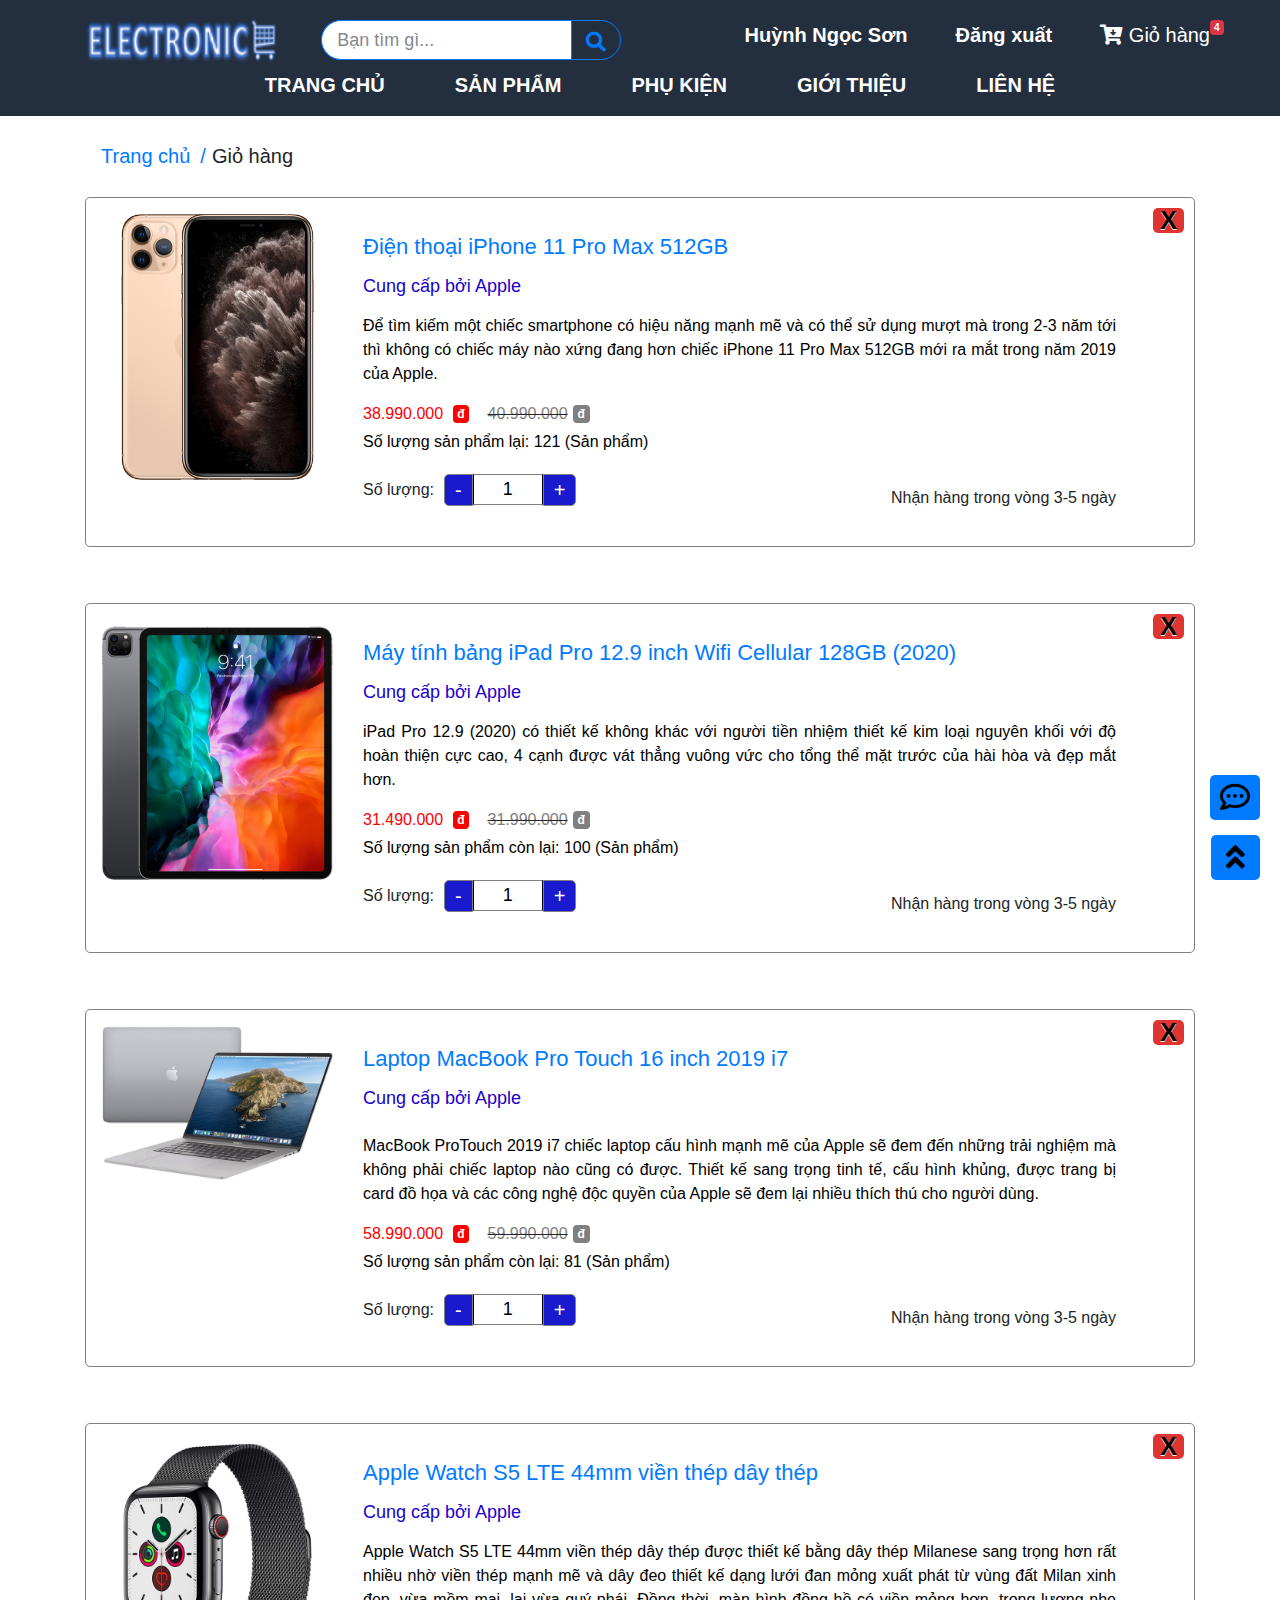
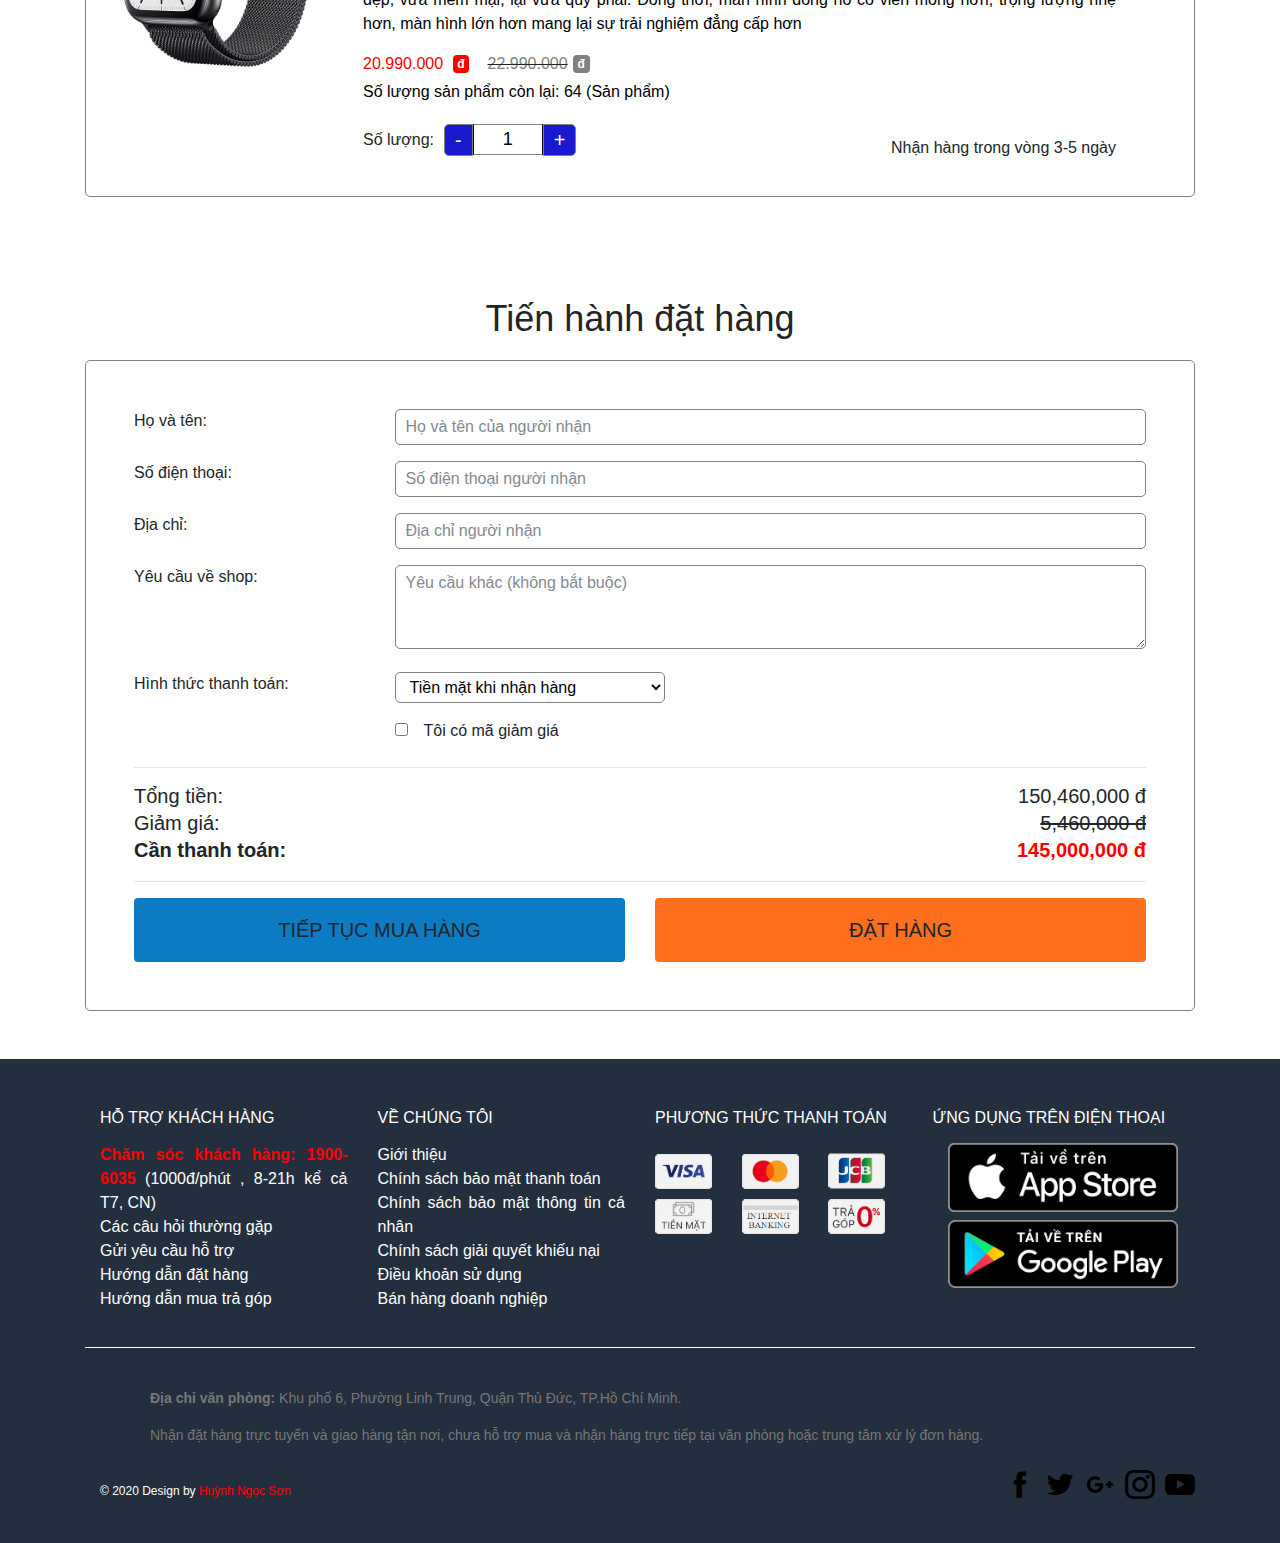
<file: giohang.html>
<!DOCTYPE html>
<html lang="zxx">
<head>

	<title>Trang sản phẩm</title>
	
	<meta name="viewport" content="width=device-width, initial-scale=1">
	<meta http-equiv="Content-Type" content="text/html; charset=utf-8">  
	
	<link rel="stylesheet" href="Resources/css/myStyle.css">   
	<link rel="stylesheet" href="Resources/fontawesome/css/all.min.css">    

	<link rel="stylesheet" href="https://maxcdn.bootstrapcdn.com/bootstrap/4.5.2/css/bootstrap.min.css"> 
	<script src="https://maxcdn.bootstrapcdn.com/bootstrap/4.5.2/js/bootstrap.min.js"></script>
	<script src="https://ajax.googleapis.com/ajax/libs/jquery/3.5.1/jquery.min.js"></script>
		
	<script src="Resources/js/myJS.js"></script>

</head>  


<body> 
	 
	<!-- Header -->
	<div>
		<!-- my-Header -->
		<div class="my-head container-fluid">
			<!-- Header-Top-Bar  -->
			<div class="container d-flex justify-content-start align-items-start my-header">
				<a href="index.html">
					<img src="Resources/myImages/logo.png" alt="Logo" class="my-logo">
				</a>
				<form action="" class="d-inline-block my-form">
					<div class="search row my-row">
						<input type="text" placeholder="Bạn tìm gì..." class="my-search-text col-10">
						<a class="btn btn-outline-primary col-2 my-search-button" style="height: 40px;">
							<i class="fa fa-search"></i>
						</a>
					</div>
				</form>
				<div class="my-header-right d-flex justify-content-center align-items-center">
					<a href="thongtinkhachang.html" class="ml-5 my-header-right-item my-header-right-item2 my-active"><strong>Huỳnh Ngọc Sơn</strong></a>  
					<a href="thongtinkhachang.html" class="ml-2 mt-5 my-header-right-item my-header-right-item2 my-user-responsive">
						<img src="Resources/myImages/user-s.png" alt="Huỳnh Ngọc Sơn" style="width: 40px;top: 25px;position: absolute;" >
					</a> 
					<a href="login.html" class="ml-5 my-header-right-item my-header-right-item2 my-res-a my-active"><strong>Đăng xuất</strong></a>
					<a href="login.html" class="ml-2 mt-5 my-header-right-item my-header-right-item2 my-res-a my-user-responsive" >
						<img src="Resources/myImages/user-s-logout.png" alt="Huỳnh Ngọc Sơn" class="ml-1" style="width: 40px;top: 25px;position: absolute;">
					</a>
					<a href="giohang.html" class="ml-5 my-header-right-item my-giohang my-lg">
						<i class="fa fa-cart-arrow-down" aria-hidden="true"></i>
						Giỏ hàng
						<span class="badge badge-danger my-no">4</span>
					</a>
					<a href="giohang.html" class="ml-2 my-header-right-item my-giohang my-sm my-res-a" style="margin-right: 15px;margin-top:20px;">
						<i class="fa fa-cart-arrow-down" aria-hidden="true" style="right:5px;" ></i> 
						<span class="badge badge-danger my-no">4</span>
					</a>
				</div>
			</div>
			<!-- //Header-Top-Bar  -->


			<!-- Navigation --> 
			<div class="d-flex justify-content-center align-items-center Navigation"> 
				<ul class="my-nav d-flex justify-content-center my-nav-temp" id="my-navs">
					<li class="my-active">
						<a href="index.html">TRANG CHỦ</a>
					</li> 
					<li class="my-parent-2">
						<a href="sanpham.html">SẢN PHẨM <span></span></a>
						<div class="my-dropdow">
							<ul>
								<li>
									<a href="sanpham.html" class="li2">ĐIỆN THOẠI</a>
								</li>
								<li>
									<a href="sanpham.html" class="li2">LAPTOP</a>
								</li>
								<li>
									<a href="sanpham.html" class="li2">TABLET</a>
								</li>
								<li>
									<a href="sanpham.html" class="li2">SMART WATCH</a>
								</li>
							</ul>
						</div>
					</li>
					<li class="my-parent-2">
						<a href="phukien.html">PHỤ KIỆN</a>
						<div class="my-dropdow">
							<ul>
								<li>
									<a href="phukien.html" class="li2">PHỤ KIỆN ĐIỆN THOẠI</a>
								</li>
								<li>
									<a href="phukien.html" class="li2">PHỤ KIỆN LAPTOP</a>
								</li>
								<li>
									<a href="phukien.html" class="li2">PHỤ KIỆN TABLET</a>
								</li>
								<li>
									<a href="phukien.html" class="li2">PHỤ KIỆN SMART WATCH</a>
								</li>
							</ul>
						</div>
					</li>
					<li>
						<a href="gioithieu.html">GIỚI THIỆU</a>
					</li>
					<li>
						<a href="lienhe.html">LIÊN HỆ</a>
					</li>
				</ul>
				<a href="javascript:void(0);" style="font-size: 50px;" class="icon" id="btn-toggle">&#9776;</a>
			</div>
			<!-- //Navigation -->
			
		</div>

		<!-- end my-Header -->  

	</div>
	<!-- //Header --> 


	<!-- Render body -->
	<div>
	
		<div class="container mb-5" style="padding-top: 25px;">
	
			<!-- Địa chỉ trang -->
			<ol class="dia-chi" style="background-color: white; font-size: 20px;">
				<li><a href="index.html">Trang chủ</a></li>
				<li class="active">Giỏ hàng</li>
			</ol>
			<!-- // Địa chỉ trang -->
	
			<!-- Danh sách các item giỏ hàng -->
			<div class="wrapper-item-gio-hang card-san-pham card-close-1">
	
				<div class="content w-100 d-flex p-3 pr-5 row">
					<div class="col-md-3 text-center">
						<a href="chitietsanpham.html">
							<img src="Resources/myImages/mua-1.png" width="100%" alt="">
						</a>
					</div>
	
					<div class="thong-tin col-md-9">
	
						<a href="chitietsanpham.html">
							<h3 class="ten mt-0">Điện thoại iPhone 11 Pro Max 512GB</h3>
						</a>
	
						<h4 class="nha-cung-cap mt-3">Cung cấp bởi Apple</h4>
						<p class="status lead my-3" style="color: black;">Để tìm kiếm một chiếc smartphone có hiệu năng mạnh
							mẽ và có thể sử dụng mượt mà trong 2-3 năm tới thì không có chiếc máy nào xứng đang hơn chiếc
							iPhone 11 Pro Max 512GB mới ra mắt trong năm 2019 của Apple.</p>
						<span class="gia gia-span" style="margin-right:40px;" data-gia="38990000" data-for="input1">38.990.000 <span class="badge vnd">đ</span></span>
						<del><span class="gia" style="color:gray">40.990.000 <span class="badge vnd"
									style="background-color: gray;">đ</span></span></del>
						<p class="mt-1" style="font-size: 16px; color: black;">Số lượng sản phẩm lại: <span>121 (Sản
								phẩm)</span></p>
						<div class="d-flex row mt-1">
							<div class="so-luong d-flex justify-content-start align-items-center col-md-6">
								<span style="margin-right:10px;">Số lượng: </span>
								<div class="so-luong-btn tru" data-for="input1">-</div>
								<input class="so-luong-number" value="1" type="text" maxlength="9" id="input1" data-max="121"></input>
								<div class="so-luong-btn cong" data-for="input1">+</div>
							</div>
							<p class="col-md-6 mt-3 text-md-right" style="text-align: start; margin-bottom:0px;">Nhận hàng
								trong vòng 3-5 ngày</p>
						</div>
					</div>
				</div>
				<button class="close close-gio-hang" id="data-close-1" data-close="0">
					<span>X</span>
				</button>
			</div>
			 
	
			<div class="wrapper-item-gio-hang card-san-pham card-close-2">
				<div class="content w-100 d-flex p-3 pr-5 row">
					<div class="col-md-3 text-center">
						<a href="chitietsanpham.html">
							<img src="Resources/myImages/mua-2.png" width="100%" alt="">
						</a>
					</div>
	
					<div class="thong-tin col-md-9">
	
						<a href="chitietsanpham.html">
							<h3 class="ten mt-0">Máy tính bảng iPad Pro 12.9 inch Wifi Cellular 128GB (2020)</h3>
						</a>
	
						<h4 class="nha-cung-cap mt-3">Cung cấp bởi Apple</h4>
						<p class="status lead my-3" style="color: black;">iPad Pro 12.9 (2020) có thiết kế không khác với
							người tiền nhiệm thiết kế kim loại nguyên khối với độ hoàn thiện cực cao, 4 cạnh được vát thẳng
							vuông vức cho tổng thể mặt trước của hài hòa và đẹp mắt hơn.</p>
						<span class="gia gia-span" style="margin-right:40px;" data-gia="31490000" data-for="input2">31.490.000 <span class="badge vnd">đ</span></span>
						<del><span class="gia" style="color:gray">31.990.000 <span class="badge vnd"
									style="background-color: gray;">đ</span></span></del>
						<p class="mt-1" style="font-size: 16px; color: black;">Số lượng sản phẩm còn lại: <span>100 (Sản
								phẩm)</span></p>
						<div class="d-flex row">
							<div class="so-luong d-flex justify-content-start align-items-center col-md-6">
								<span style="margin-right:10px;">Số lượng: </span>
								<div class="so-luong-btn tru" data-for="input2">-</div>
								<input class="so-luong-number" value="1" type="text" maxlength="9" id="input2" data-max="100"></input>
								<div class="so-luong-btn cong" data-for="input2">+</div>
							</div>
							<p class="col-md-6 mt-3 text-md-right" style="text-align: start; margin-bottom:0px;">Nhận hàng
								trong vòng 3-5 ngày</p>
						</div>
					</div>
				</div>
				<button class="close close-gio-hang" id="data-close-2" data-close="0">
					<span>X</span>
				</button>
			</div>
	
			<div class="wrapper-item-gio-hang card-san-pham card-close-3">
				<div class="content w-100 d-flex p-3 pr-5 row">
					<div class="col-md-3 text-center">
						<a href="chitietsanpham.html">
							<img src="Resources/myImages/mua-3.jpg" width="100%" alt="">
						</a>
					</div>
	
					<div class="thong-tin col-md-9">
						<a href="chitietsanpham.html">
							<h3 class="ten mt-0">Laptop MacBook Pro Touch 16 inch 2019 i7</h3>
						</a>
	
						<h4 class="nha-cung-cap mt-3">Cung cấp bởi Apple</h4>
						<p class="status lead mt-4 my-3" style="color: black;">MacBook ProTouch 2019 i7 chiếc laptop cấu
							hình mạnh mẽ của Apple sẽ đem đến những trải nghiệm mà không phải chiếc laptop nào cũng có được.
							Thiết kế sang trọng tinh tế, cấu hình khủng, được trang bị card đồ họa và các công nghệ độc
							quyền của Apple sẽ đem lại nhiều thích thú cho người dùng.</p>
						<span class="gia gia-span" style="margin-right:40px;" data-gia="58990000" data-for="input3">58.990.000 <span class="badge vnd">đ</span></span>
						<del><span class="gia" style="color:gray">59.990.000 <span class="badge vnd"
									style="background-color: gray;">đ</span></span></del>
						<p class="mt-1" style="font-size: 16px; color: black;">Số lượng sản phẩm còn lại: <span>81 (Sản
								phẩm)</span></p>
						<div class="d-flex row">
							<div class="so-luong d-flex justify-content-start align-items-center col-md-6">
								<span style="margin-right:10px;">Số lượng: </span>
								<div class="so-luong-btn tru" data-for="input3">-</div>
								<input class="so-luong-number" value="1" type="text" maxlength="9" id="input3" data-max="81"></input>
								<div class="so-luong-btn cong" data-for="input3">+</div>
							</div>
							<p class="col-md-6 mt-3 text-md-right" style="text-align: start; margin-bottom:0px;">Nhận hàng
								trong vòng 3-5 ngày</p>
						</div>
					</div>
				</div>
				<button class="close close-gio-hang" id="data-close-3" data-close="0">
					<span>X</span>
				</button>
			</div>
	
			<div class="wrapper-item-gio-hang card-san-pham card-close-4">
				<div class="content w-100 d-flex p-3 pr-5 row">
					<div class="col-md-3 text-center">
						<a href="chitietsanpham.html">
							<img src="Resources/myImages/mua-4.jpg" width="100%" alt="">
						</a>
					</div>
	
					<div class="thong-tin col-md-9">
						<a href="chitietsanpham.html">
							<h3 class="ten mt-0">Apple Watch S5 LTE 44mm viền thép dây thép</h3>
						</a>
						<h4 class="nha-cung-cap mt-3">Cung cấp bởi Apple</h4>
						<p class="status lead my-3" style="color: black;">Apple Watch S5 LTE 44mm viền thép dây thép được
							thiết kế bằng dây thép Milanese sang trọng hơn rất nhiều nhờ viền thép mạnh mẽ và dây đeo thiết
							kế dạng lưới đan mỏng xuất phát từ vùng đất Milan xinh đẹp, vừa mềm mại, lại vừa quý phái. Đồng
							thời, màn hình đồng hồ có viền mỏng hơn, trọng lượng nhẹ hơn, màn hình lớn hơn mang lại sự trải
							nghiệm đẳng cấp hơn</p>
						<span class="gia gia-span" style="margin-right:40px;" data-gia="20990000" data-for="input4">20.990.000 <span class="badge vnd">đ</span></span>
						<del><span class="gia" style="color:gray">22.990.000 <span class="badge vnd"
									style="background-color: gray;">đ</span></span></del>
						<p class="mt-1" style="font-size: 16px; color: black;">Số lượng sản phẩm còn lại: <span>64 (Sản
								phẩm)</span></p>
						<div class="d-flex row">
							<div class="so-luong d-flex justify-content-start align-items-center col-md-6">
								<span style="margin-right:10px;">Số lượng: </span>
								<div class="so-luong-btn tru" data-for="input4">-</div>
								<input class="so-luong-number" value="1" type="text" maxlength="9" id="input4" data-max="64"></input>
								<div class="so-luong-btn cong" data-for="input4">+</div>
							</div>
							<p class="col-md-6 mt-3 text-md-right" style="text-align: start; margin-bottom:0px;">Nhận hàng
								trong vòng 3-5 ngày</p>
						</div>
					</div>
				</div>
				<button class="close close-gio-hang" id="data-close-4" data-close="0">
					<span>X</span>
				</button>
			</div>
			<!-- // Danh sách các item giỏ hàng -->
	
		</div>
	
	
		<!-- Thanh toán -->
		<h3 class="head-title" style="font-size: 36px; text-align: center;">
			Tiến hành đặt hàng
		</h3>
	
		<div class="container mb-5">
			<div class="wrapper-item-gio-hang p-5 pt-3">
				<div class="dat-hang">
					<div class="group row">
						<span class="col-md-3">Họ và tên:</span>
						<div class="col-md-9">
							<input type="text" id="name" data-meta="Họ và tên" placeholder="Họ và tên của người nhận" class="w-100 validate-input-dat-hang">
						</div>
					</div>
					<div class="group row my-3">
						<span class="col-md-3">Số điện thoại:</span>
						<div class="col-md-9">
							<input type="text" id="phone" data-meta="Số điện thoại" placeholder="Số điện thoại người nhận" class="w-100 validate-input-dat-hang">
						</div>
					</div>
					<div class="group row my-3">
						<span class="col-md-3">Địa chỉ:</span>
						<div class="col-md-9">
							<input type="text" id="address" data-meta="Địa chỉ" placeholder="Địa chỉ người nhận" class="w-100 validate-input-dat-hang">
						</div>
					</div>
					<div class="group row my-3">
						<span class="col-md-3">Yêu cầu về shop:</span>
						<div class="col-md-9">
							<textarea name="" id="" rows="3" class="w-100"
								placeholder="Yêu cầu khác (không bắt buộc)"></textarea>
						</div>
					</div>
					<div class="group row my-3">
						<span class="col-md-3">Hình thức thanh toán:</span>
						<div class="col-md-9">
							<select name="" id="">
								<option value="1">Tiền mặt khi nhận hàng</option>
								<option value="2">Cà thẻ khi nhận hàng</option>
								<option value="3">Thanh toán qua internet Banking</option>
								<option value="4">Thanh toán qua thẻ Visa</option>
								<option value="5">Thanh toán qua QR Code</option>
							</select>
						</div>
					</div>
	
					<div class="voucher row">
						<div class="col-md-3"></div>
						<div class="col-md-9" style="font-size: 16px;">
							<input type="checkbox" name="voucher-check" id="voucher-check"><label for="voucher-check"
								class="ml-3">Tôi có mã giảm giá</label>
							<div id="voucher-text" style="display: none;">
								<input type="text" class="ma-giam-gia w-100"
									style="border: 1px solid gray; border-radius: 5px;"
									placeholder="Vui lòng nhập mã giảm giá...">
							</div>
						</div>
	
	
	
					</div>
	
					<hr>
					</hr>
	
					<div class="d-flex justify-content-between foot" style="border:none !important;">
						<span>Tổng tiền:</span>
						<span id="total">150,460,000 đ</span>
					</div>
					<div class="d-flex justify-content-between foot" style="border:none !important;">
						<span>Giảm giá:</span>
						<del><span id="total-del">5,460,000 đ</span></del>
					</div>
					<div class="d-flex justify-content-between foot" style="border:none !important;">
						<span><strong>Cần thanh toán:</strong></span>
						<span><strong style="color: red" id="total-sub">145,000,000 đ</strong></span>
					</div>
	
					<hr>
					</hr>
	
					<div class="foot-button row">
						<div class="col-6">
							<button class="btn w-100 py-3" style="font-size: 20px; background-color:rgb(11, 124, 196)" onclick="window.location = 'sanpham.html'">TIẾP
								TỤC MUA HÀNG</button>
						</div>
						<div class="col-6">
							<button class="btn w-100 py-3" style="font-size: 20px; background:#fd6e1d;" id="dat-hang">ĐẶT HÀNG</button>
						</div>
					</div> 
	
	
				</div>
			</div>
		</div>
		<!-- // Thanh toán -->
	
	</div>
	<!-- End Render body -->


	<!-- Footer -->
	<div class="footer pt-4">
		<div class="row">

			<div class="col-md-3 my-mb">
				<ul>
					<span class="my-caption-f">HỖ TRỢ KHÁCH HÀNG</span>
					<br> 
					<li>
						<a href="#">
							<span class="hotline">Chăm sóc khách hàng: 1900-6035 </span> (1000đ/phút , 8-21h kể cả T7, CN)
						</a>
					</li>
					<li><a href="#">Các câu hỏi thường gặp</a></li>
					<li><a href="#">Gửi yêu cầu hỗ trợ</a></li>
					<li><a href="#">Hướng dẫn đặt hàng</a></li>
					<li><a href="#">Hướng dẫn mua trả góp</a></li>
				</ul>
			</div>

			<div class="col-md-3 my-mb">
				<ul>
					<span class="my-caption-f">VỀ CHÚNG TÔI</span>
					<br> 
					<li><a href="gioithieu.html">Giới thiệu</a></li>
					<li><a href="#">Chính sách bảo mật thanh toán</a></li>
					<li><a href="#">Chính sách bảo mật thông tin cá nhân</a></li>
					<li><a href="#">Chính sách giải quyết khiếu nại</a></li>
					<li><a href="#">Điều khoản sử dụng</a></li>
					<li><a href="#">Bán hàng doanh nghiệp</a></li>
				</ul>
			</div>

			<div class="col-md-3 my-mb">
				<div>
					<span class="my-caption-f">PHƯƠNG THỨC THANH TOÁN</span>
					<br> 
					<div class="cols">
						<div class="cols-2">
							<a href="#">
								<img src="Resources/myImages/p1.png" class="my-icon-f" alt="">
							</a>
						</div>
						<div class="cols-2">
							<a href="#">
								<img src="Resources/myImages/p2.png" class="my-icon-f" alt="">
							</a>
						</div>
						<div class="cols-2">
							<a href="#">
								<img src="Resources/myImages/p3.png" class="my-icon-f" alt="">
							</a>
						</div>
						<div class="cols-2">
							<a href="#">
								<img src="Resources/myImages/p4.png" class="my-icon-f" alt="">
							</a>
						</div>
						<div class="cols-2">
							<a href="#">
								<img src="Resources/myImages/p5.png" class="my-icon-f" alt="">
							</a>
						</div>
						<div class="cols-2">
							<a href="#">
								<img src="Resources/myImages/p6.png" class="my-icon-f" alt="">
							</a>
						</div>
					</div>
				</div>
			</div>

			<div class="col-md-3 my-mb">
				<ul>
					<span class="my-caption-f">ỨNG DỤNG TRÊN ĐIỆN THOẠI</span>
					<br> 
					<div class="my-ap">
						<div class="col-12 my-app-img">
							<a href="#" class="d-block">
                                <img src="Resources/myImages/app1.png" style="width: 230px;" class="my-icon-f" alt="">
                            </a>
						</div>
						<div class="col-12 my-app-img mt-2">
							<a href="#">
								<img src="Resources/myImages/app2.png" style="width: 230px;" class="my-icon-f" alt="">
							</a>
						</div>
					</div>
				</ul>
			</div>

			<div class="clearfix"></div>

		</div>
	</div>
	<!-- //Footer -->

	<!-- Font icon facebook, instagram, googleapis, twitter, youtube vi fontawesome khong dung duoc -->
	<link rel="stylesheet" href="Resources/fontawesome/myFont/icofont/icofont.min.css">
	
	<!--Địa chỉ-->
	<div class="my-footer">
		<p class="my-dia-chi"><span>Địa chỉ văn phòng:</span> Khu phố 6, Phường Linh Trung, Quận Thủ Đức, TP.Hồ Chí Minh.
		</p>
		<p class="my-dia-chi mb-3">Nhận đặt hàng trực tuyến và giao hàng tận nơi, chưa hỗ trợ mua và nhận hàng trực tiếp tại
			văn phòng hoặc trung tâm xử lý đơn hàng.</p>
		<div class="row">
			<div class="col-6 pr-0">
				<p style="color: #ffffff !important;" class="my-copy">© 2020 Design by <a href="javascript:void(0)"
						target="=_blank" style="color: #ff0000 !important;">
						Huỳnh Ngọc Sơn </a></p>
			</div>
			<div class="col-6 pr-0">
				<div>
					<ul class="social-icons d-flex justify-content-end align-items-center">
						<li>
							<a href="#" class="facebook" title="Facebook">
								<i class="icofont-facebook my-facebook my-icon-f" aria-hidden="true"></i> 
							</a>
						</li>
						<li>
							<a href="#" class="twitter" title="Twitter">
								<i class="icofont-twitter my-twitter my-icon-f" aria-hidden="true"></i> 
							</a>
						</li>
						<li>
							<a href="#" class="googleplus" title="Google">
								<i class="icofont-google-plus my-google my-icon-f" aria-hidden="true"></i> 
							</a>
						</li>
						<li>
							<a href="#" class="instagram wthree" title="Instagram">
								<i class="icofont-instagram my-instagram my-icon-f" aria-hidden="true"></i> 
							</a>
						</li>
						<li>
							<a href="#" class="youtube" title="youtube">
								<i class="icofont-youtube-play my-youtube my-icon-f" aria-hidden="true"></i> 
							</a>
						</li>
					</ul>
				</div>
			</div>
		</div>
		<div class="clearfix"></div>
	</div> 
	<!--// Địa chỉ-->
  

	<!-- Chatbox --> 
	<div>
		<div class="message-dialog message-hiden">
			<div class="mess-header d-flex align-items-center" style="box-shadow: 0 1px 1px rgb(224, 224, 224);">
				<div class="mr-auto ml-3 mt-3 d-flex align-items-center">
					<img src="Resources/myImages/icon-amazon.png" alt="" class="mr-1" style="width:30px; height: 30px; border-radius:50%;">
					<span style="font-size: 18px;">Hỗ trợ online</span>
				</div>
				<div class="ml-0 mr-3 mt-1">
					<span class="icon-ho-top text-primary" style="cursor: pointer;"><i class="fas fa-video"></i></span>
					<span class="icon-ho-top text-primary" style="cursor: pointer;"><i class="fa fa-phone" aria-hidden="true"></i></i></span>
					<span class="message-minimize icon-ho-top text-primary" style="cursor: pointer;">X</span>
				</div>
			</div> 
			<div class="message-content px-2" style="overflow: auto;">

				<div class="message-text d-flex justify-content-start mt-3">
					<div style="width: 35px;"></div>
					<div class="message-comment w-75" >
						<div class="mess-one pt-1 pl-4 pr-4 pb-1" style="border-radius: 18px; border-bottom-left-radius: 0;background-color:rgb(224, 224, 224)">
							<p style="color: black !important; border:none; font-size:14px; margin-bottom:0;"> 
								Cảm ơn bạn đã cho phép chúng tôi cơ hội để hỗ trợ bạn.	<br>
							</p>
						</div>
					</div>
				</div>
				<div class="message-text d-flex justify-content-start mt-1">
					<div style="width: 35px;"></div>
					<div class="message-comment w-75" >
						<div class="mess-one pt-1 pl-4 pr-4 pb-1" style="border-radius: 18px; border-bottom-left-radius: 0;border-top-left-radius: 0;background-color:rgb(224, 224, 224)">
							<p style="color: black !important; border:none; font-size:14px;" class="mb-0"> 
								Cảm ơn bạn đã cho phép chúng tôi cơ hội để hỗ trợ bạn.	<br>
								Chào mừng bạn đến cửa hàng, Tìm những gì bạn thích ... ❤	<br>
							</p>
						</div>
					</div>
				</div>
				<div class="message-text d-flex justify-content-start mt-1">
					<a href="javascript:void(0)" class="mt-auto"><img src="Resources/myImages/icon-amazon.png" class="mt-auto mr-2" alt=""style="width:30px;height:auto; border-radius:50%;"></a>
					<div class="message-comment w-75" >
						<div class="mess-one pt-1 pl-4 pr-4 pb-1" style="border-radius: 18px;border-top-left-radius: 0; background-color:rgb(224, 224, 224)">
							<p style="color: black !important; border:none; font-size:14px;" class="mb-0">
								Tất cả các sản phẩm của chúng tôi là trong kho.	<br>
								Dịch vụ khách hàng Thời gian trực tuyến: 9 xuất 00 AM-18 00 00.❤	<br>
								Giới thiệu về Thời gian giao hàng Giao hàng 1-2 ngày, Nhận trong 7-15 ngày.❤ 	<br>
							</p>
						</div>
					</div>
				</div>
				<p class="mess-date text-center lead my-show-chat2" >17:50, 21 Tháng 10, 2020</p> 
	
				<div class="message-text justify-content-start mt-1 mess-hiden my-hiden my-show-chat1" style="position: relative; height: auto;">
					<div style="width: 400px;">
						<div class="message-comment w-75" style="margin-left: 60px;" >
							<div class="mess-one pt-1 pl-4 pr-4 pb-1" style="border-radius: 18px; background-color:rgb(224, 224, 224)">
								<p style="color: black !important; border:none; font-size:14px;" id="mess-hiden-text" class="mb-0">
									 
								</p>
							</div>
						</div> 
					</div> 

					<a href="javascript:void(0)" class="mt-auto" style="position: absolute; bottom: 0; right: -8px;">
						<img src="Resources/myImages/user-s.png" class="mt-auto mr-2" alt=""style="width:30px;height:auto; border-radius:50%;">
					</a>	
				</div>

				<p class="mess-date text-center lead mess-hiden my-hiden my-show-chat2" style="clear: both;" >17:50, 21 Tháng 10, 2020</p> 

				<div class="clearfix"></div>

				<script>
					$(window).ready(function(){
							$("#btn-send-mess").click(function() {
								var date = new Date();
								var text = $("#mess-text-current").val();
								$("#mess-text-current").val("");
								
								if( text != "") {
									$(".my-show-chat1").removeClass("my-hiden").addClass("d-flex");
									$(".my-show-chat2").removeClass("my-hiden").text(date.getMinutes() + ":" + date.getHours() + ", " + date.getDate() + " Tháng " + (date.getMonth() + 1) + ", " + date.getFullYear());
									$("#mess-hiden-text").text(text);

								}

						})
					})
				</script>

			</div>
			<div class="message-footer mt-auto d-flex px-2 justify-content-center align-items-center" style="height: 50px;box-shadow: 0 -1px 1px rgb(224, 224, 224);;">
				<a href="javascript:void(0)" class="icon-ho ml-2"><i class="fa fa-camera text-primary" aria-hidden="true" style="font-size: 30px;"></i></a>
				<a href="javascript:void(0)" class="icon-ho ml-2"><i class="fa fa-paperclip" aria-hidden="true" style="font-size: 30px;"></i></a>
				<input type="text" class="mx-1" style="width: 220px; padding:5px 10px;margin-bottom: 0px;background-color: rgb(224, 224, 224);color: black;font-size:14px; border-radius: 20px;" placeholder="Nhập nội dung bạn muốn gửi..." id="mess-text-current">
				<a href="javascript:void(0)" class="icon-ho ml-2" id="btn-send-mess"><i class="fa fa-paper-plane text-primary" aria-hidden="true" style="font-size: 30px"></i></a>  
			</div>
		</div>
		<div class="message-icon">
			<i class="far fa-comment-dots"></i>
		</div> 
	</div>
	<!-- Lên đầu trang -->
	<a href="#" class="len-dau-trang">  
		<i class="fa fa-angle-double-up" aria-hidden="true"></i>
	</a> 
	<!--//Chatbox --> 

</body> 
</html>
</file>
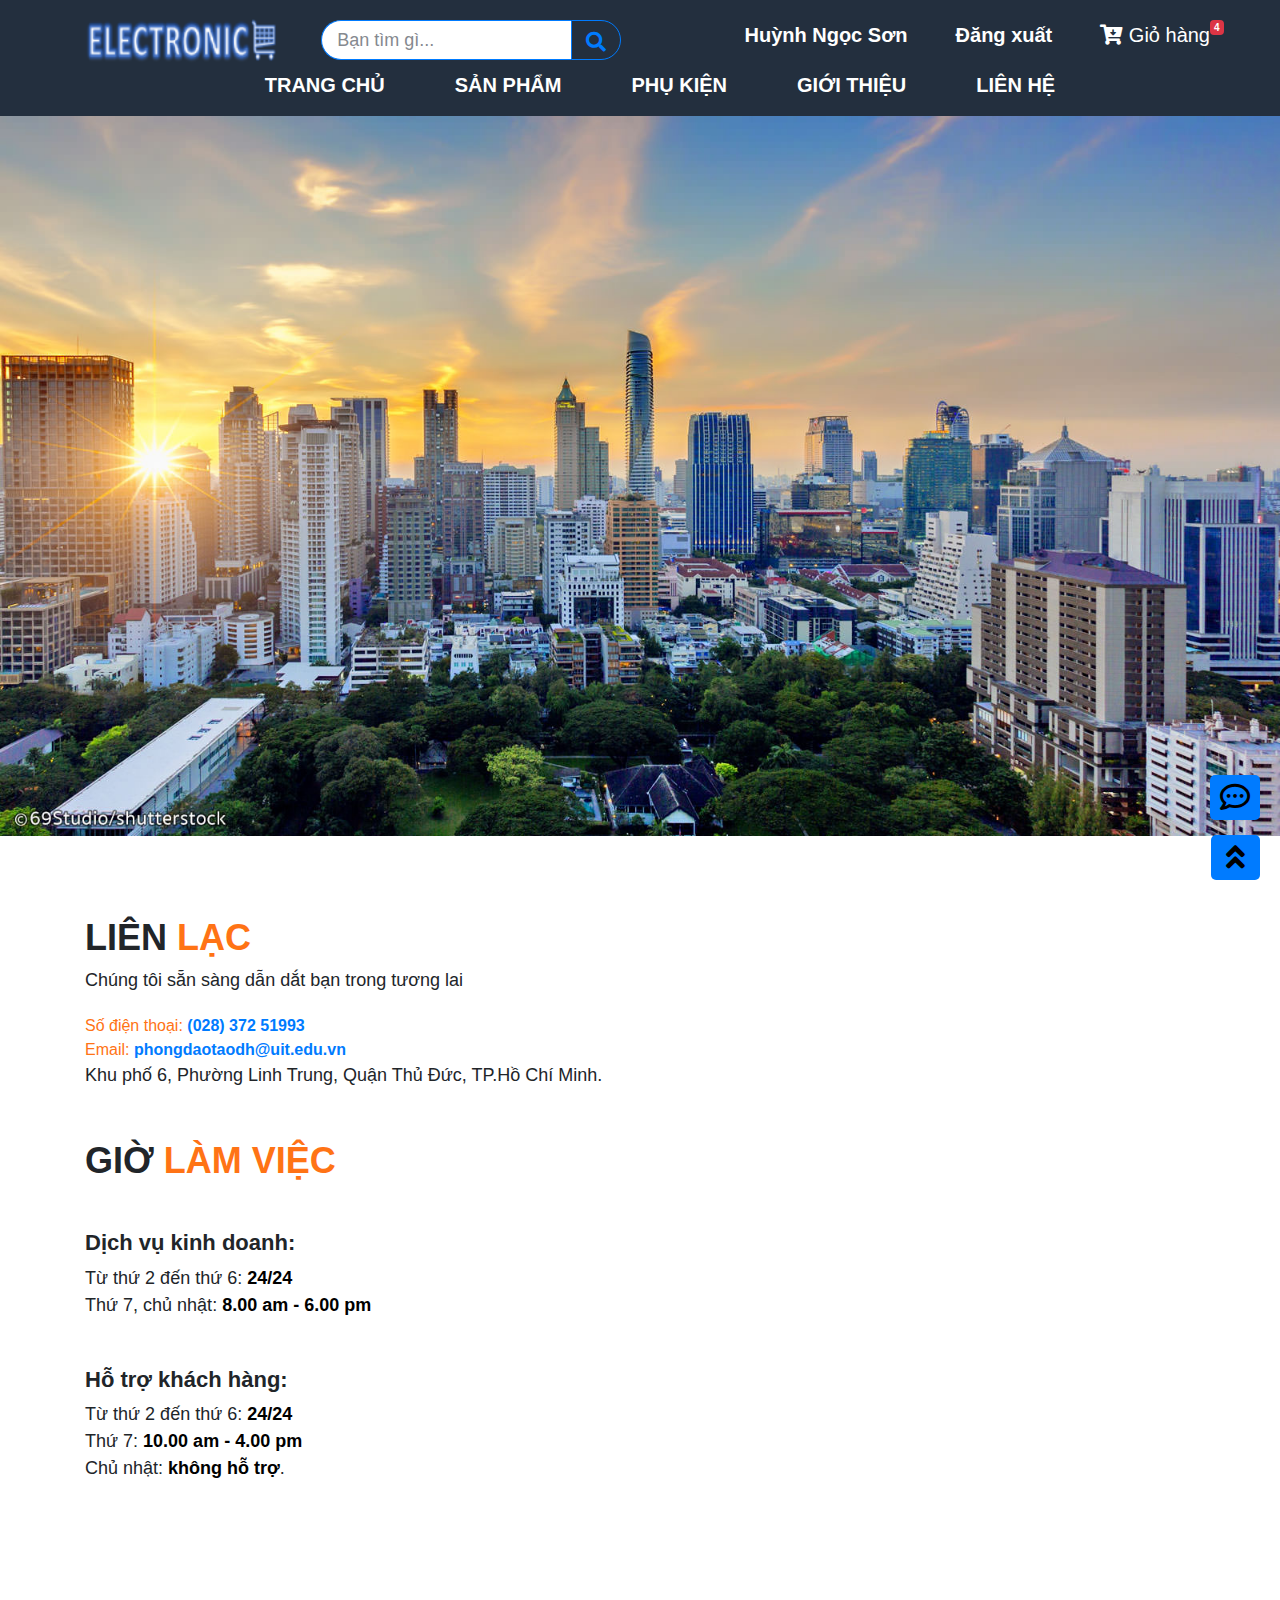
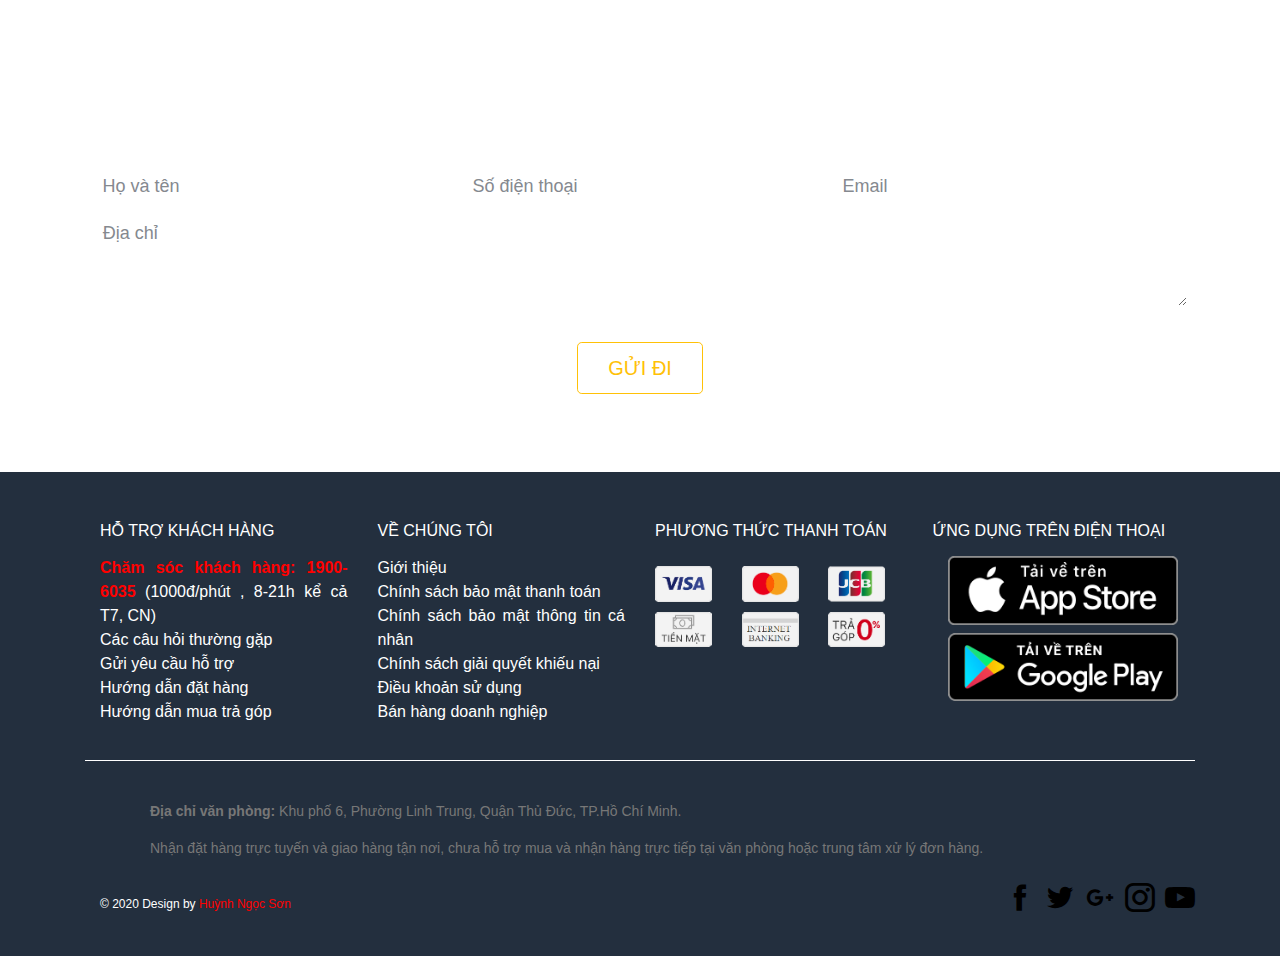
<file: lienhe.html>
<!DOCTYPE html>
<html lang="zxx">
<head>

	<title>Trang liên hệ</title>
	
	<meta name="viewport" content="width=device-width, initial-scale=1">
	<meta http-equiv="Content-Type" content="text/html; charset=utf-8">  
	
	<link rel="stylesheet" href="Resources/css/myStyle.css">   
	<link rel="stylesheet" href="Resources/fontawesome/css/all.min.css">      

	<link rel="stylesheet" href="https://maxcdn.bootstrapcdn.com/bootstrap/4.5.2/css/bootstrap.min.css"> 
	<script src="https://maxcdn.bootstrapcdn.com/bootstrap/4.5.2/js/bootstrap.min.js"></script>
	<script src="https://ajax.googleapis.com/ajax/libs/jquery/3.5.1/jquery.min.js"></script>
		
	<script src="Resources/js/myJS.js"></script>

</head>  
<body> 
	 
	<!-- Header -->
	<div>
		<!-- my-Header -->
		<div class="my-head container-fluid">
			<!-- Header-Top-Bar  -->
			<div class="container d-flex justify-content-start align-items-start my-header">
				<a href="index.html">
					<img src="Resources/myImages/logo.png" alt="Logo" class="my-logo">
				</a>
				<form action="" class="d-inline-block my-form">
					<div class="search row my-row">
						<input type="text" placeholder="Bạn tìm gì..." class="my-search-text col-10">
						<a class="btn btn-outline-primary col-2 my-search-button" style="height: 40px;">
							<i class="fa fa-search"></i>
						</a>
					</div>
				</form>
				<div class="my-header-right d-flex justify-content-center align-items-center">
					<a href="thongtinkhachang.html" class="ml-5 my-header-right-item my-header-right-item2 my-active"><strong>Huỳnh Ngọc Sơn</strong></a>  
					<a href="thongtinkhachang.html" class="ml-2 mt-5 my-header-right-item my-header-right-item2 my-user-responsive">
						<img src="Resources/myImages/user-s.png" alt="Huỳnh Ngọc Sơn" style="width: 40px;top: 25px;position: absolute;" >
					</a> 
					<a href="login.html" class="ml-5 my-header-right-item my-header-right-item2 my-res-a my-active"><strong>Đăng xuất</strong></a>
					<a href="login.html" class="ml-2 mt-5 my-header-right-item my-header-right-item2 my-res-a my-user-responsive" >
						<img src="Resources/myImages/user-s-logout.png" alt="Huỳnh Ngọc Sơn" class="ml-1" style="width: 40px;top: 25px;position: absolute;">
					</a>
					<a href="giohang.html" class="ml-5 my-header-right-item my-giohang my-lg">
						<i class="fa fa-cart-arrow-down" aria-hidden="true"></i>
						Giỏ hàng
						<span class="badge badge-danger my-no">4</span>
					</a>
					<a href="giohang.html" class="ml-2 my-header-right-item my-giohang my-sm my-res-a" style="margin-right: 15px;margin-top:20px;">
						<i class="fa fa-cart-arrow-down" aria-hidden="true" style="right:5px;" ></i> 
						<span class="badge badge-danger my-no">4</span>
					</a>
				</div>
			</div>
			<!-- //Header-Top-Bar  -->


			<!-- Navigation --> 
			<div class="d-flex justify-content-center align-items-center Navigation"> 
				<ul class="my-nav d-flex justify-content-center my-nav-temp" id="my-navs">
					<li class="my-active">
						<a href="index.html">TRANG CHỦ</a>
					</li> 
					<li class="my-parent-2">
						<a href="sanpham.html">SẢN PHẨM <span></span></a>
						<div class="my-dropdow">
							<ul>
								<li>
									<a href="sanpham.html" class="li2">ĐIỆN THOẠI</a>
								</li>
								<li>
									<a href="sanpham.html" class="li2">LAPTOP</a>
								</li>
								<li>
									<a href="sanpham.html" class="li2">TABLET</a>
								</li>
								<li>
									<a href="sanpham.html" class="li2">SMART WATCH</a>
								</li>
							</ul>
						</div>
					</li>
					<li class="my-parent-2">
						<a href="phukien.html">PHỤ KIỆN</a>
						<div class="my-dropdow">
							<ul>
								<li>
									<a href="phukien.html" class="li2">PHỤ KIỆN ĐIỆN THOẠI</a>
								</li>
								<li>
									<a href="phukien.html" class="li2">PHỤ KIỆN LAPTOP</a>
								</li>
								<li>
									<a href="phukien.html" class="li2">PHỤ KIỆN TABLET</a>
								</li>
								<li>
									<a href="phukien.html" class="li2">PHỤ KIỆN SMART WATCH</a>
								</li>
							</ul>
						</div>
					</li>
					<li>
						<a href="gioithieu.html">GIỚI THIỆU</a>
					</li>
					<li>
						<a href="lienhe.html">LIÊN HỆ</a>
					</li>
				</ul>
				<a href="javascript:void(0);" style="font-size: 50px;" class="icon" id="btn-toggle">&#9776;</a>
			</div>
			<!-- //Navigation -->
			
		</div>

		<!-- end my-Header -->  

	</div>
	<!-- //Header --> 


  <!-- Render body -->
  <div>
	<div class="lien-he-slides">

	</div> 

	<div class="container" style="margin: 80px auto !important;">
		<div class="row">
			<div class="info col-lg-6">
				<h2 class="title">LIÊN <span>LẠC</span></h2>
				<p class="lead" style="margin-bottom: 20px;">Chúng tôi sẵn sàng dẫn dắt bạn trong tương lai</p>
				<p class="phone-number"><span>Số điện thoại: </span><a href="tel:(028) 372 51993">(028) 372 51993</a></p>
				<p class="email"><span>Email: </span><a href="mailto:phongdaotaodh@uit.edu.vn">phongdaotaodh@uit.edu.vn</a></p>
				<p class="lead" style="margin-bottom: 50px;">Khu phố 6, Phường Linh Trung, Quận Thủ Đức, TP.Hồ Chí Minh.</p>

				
				<h2 class="title mb-5">GIỜ <span>LÀM VIỆC</span></h2>
				<h3>Dịch vụ kinh doanh:</h3>
				<p class="lead">Từ thứ 2 đến thứ 6: <span class="foo">24/24</span></p>
				<p class="lead mb-5">Thứ 7, chủ nhật: <span class="foo">8.00 am - 6.00 pm</span></p>

				<h3>Hỗ trợ khách hàng:</h3>
				
				<p class="lead">Từ thứ 2 đến thứ 6: <span class="foo">24/24</span></p>
				<p class="lead">Thứ 7: <span class="foo">10.00 am - 4.00 pm</span></p>
				<p class="lead">Chủ nhật: <span class="foo">không hỗ trợ</span>.</p> 
			</div>
	
			<div class="map col-lg-6">
				<div class="mapouter"><div class="gmap_canvas"><iframe width="600" height="600" id="gmap_canvas" src="https://maps.google.com/maps?q=Khu%20ph%E1%BB%91%206%2C%20P.Linh%20Trung%2C%20Q.Th%E1%BB%A7%20%C4%90%E1%BB%A9c%2C%20TP.H%E1%BB%93%20Ch%C3%AD%20Minh.&t=&z=15&ie=UTF8&iwloc=&output=embed" frameborder="0" scrolling="no" marginheight="0" marginwidth="0"></iframe><a href="https://www.whatismyip-address.com/divi-discount/"></a></div><style>.mapouter{position:relative;text-align:right;height:600px;width:600px;}.gmap_canvas {overflow:hidden;background:none!important;height:600px;width:600px;}</style></div>
			</div>
		</div>
	</div>

	<div class="container-fluid banner p-5">
		<div class="container">
			<div class="title-foot">
				ĐĂNG KÝ ĐỂ NHẬN THÔNG BÁO
			</div>
			<div class="form">
				<div class="my-row w-100" style="height: auto;"> 
					<input type="text" placeholder="Họ và tên">  
					<input type="text" placeholder="Số điện thoại">  
					<input type="email" placeholder="Email"> 
				</div>
				<div class="row">
					<textarea name="" id="" rows="3" placeholder="Địa chỉ"></textarea>
				</div>
				<div class="w-100 d-flex justify-content-center mt-3">
					<button class="btn btn-outline-warning btn-lg mx-auto" style="padding:10px 30px !important; margin-bottom: 30px;margin-top:10px;" onclick="alert('Bạn đã đăng ký thành công!')">GỬI ĐI</button>
				</div>
			</div>
		</div>
	</div>
	



  </div>
  <!-- End Render body -->
 	<!-- Footer -->
	<div class="footer pt-4">
		<div class="row">

			<div class="col-md-3 my-mb">
				<ul>
					<span class="my-caption-f">HỖ TRỢ KHÁCH HÀNG</span>
					<br> 
					<li>
						<a href="#">
							<span class="hotline">Chăm sóc khách hàng: 1900-6035 </span> (1000đ/phút , 8-21h kể cả T7, CN)
						</a>
					</li>
					<li><a href="#">Các câu hỏi thường gặp</a></li>
					<li><a href="#">Gửi yêu cầu hỗ trợ</a></li>
					<li><a href="#">Hướng dẫn đặt hàng</a></li>
					<li><a href="#">Hướng dẫn mua trả góp</a></li>
				</ul>
			</div>

			<div class="col-md-3 my-mb">
				<ul>
					<span class="my-caption-f">VỀ CHÚNG TÔI</span>
					<br> 
					<li><a href="gioithieu.html">Giới thiệu</a></li>
					<li><a href="#">Chính sách bảo mật thanh toán</a></li>
					<li><a href="#">Chính sách bảo mật thông tin cá nhân</a></li>
					<li><a href="#">Chính sách giải quyết khiếu nại</a></li>
					<li><a href="#">Điều khoản sử dụng</a></li>
					<li><a href="#">Bán hàng doanh nghiệp</a></li>
				</ul>
			</div>

			<div class="col-md-3 my-mb">
				<div>
					<span class="my-caption-f">PHƯƠNG THỨC THANH TOÁN</span>
					<br> 
					<div class="cols">
						<div class="cols-2">
							<a href="#">
								<img src="Resources/myImages/p1.png" class="my-icon-f" alt="">
							</a>
						</div>
						<div class="cols-2">
							<a href="#">
								<img src="Resources/myImages/p2.png" class="my-icon-f" alt="">
							</a>
						</div>
						<div class="cols-2">
							<a href="#">
								<img src="Resources/myImages/p3.png" class="my-icon-f" alt="">
							</a>
						</div>
						<div class="cols-2">
							<a href="#">
								<img src="Resources/myImages/p4.png" class="my-icon-f" alt="">
							</a>
						</div>
						<div class="cols-2">
							<a href="#">
								<img src="Resources/myImages/p5.png" class="my-icon-f" alt="">
							</a>
						</div>
						<div class="cols-2">
							<a href="#">
								<img src="Resources/myImages/p6.png" class="my-icon-f" alt="">
							</a>
						</div>
					</div>
				</div>
			</div>

			<div class="col-md-3 my-mb">
				<ul>
					<span class="my-caption-f">ỨNG DỤNG TRÊN ĐIỆN THOẠI</span>
					<br> 
					<div class="my-ap">
						<div class="col-12 my-app-img">
							<a href="#" class="d-block">
                                <img src="Resources/myImages/app1.png" style="width: 230px;" class="my-icon-f" alt="">
                            </a>
						</div>
						<div class="col-12 my-app-img mt-2">
							<a href="#">
								<img src="Resources/myImages/app2.png" style="width: 230px;" class="my-icon-f" alt="">
							</a>
						</div>
					</div>
				</ul>
			</div>

			<div class="clearfix"></div>

		</div>
	</div>
	<!-- //Footer -->

	<!-- Font icon facebook, instagram, googleapis, twitter, youtube vi fontawesome khong dung duoc -->
	<link rel="stylesheet" href="Resources/fontawesome/myFont/icofont/icofont.min.css">
	
	<!--Địa chỉ-->
	<div class="my-footer">
		<p class="my-dia-chi"><span>Địa chỉ văn phòng:</span> Khu phố 6, Phường Linh Trung, Quận Thủ Đức, TP.Hồ Chí Minh.
		</p>
		<p class="my-dia-chi mb-3">Nhận đặt hàng trực tuyến và giao hàng tận nơi, chưa hỗ trợ mua và nhận hàng trực tiếp tại
			văn phòng hoặc trung tâm xử lý đơn hàng.</p>
		<div class="row">
			<div class="col-6 pr-0">
				<p style="color: #ffffff !important;" class="my-copy">© 2020 Design by <a href="javascript:void(0)"
						target="=_blank" style="color: #ff0000 !important;">
						Huỳnh Ngọc Sơn </a></p>
			</div>
			<div class="col-6 pr-0">
				<div>
					<ul class="social-icons d-flex justify-content-end align-items-center">
						<li>
							<a href="#" class="facebook" title="Facebook">
								<i class="icofont-facebook my-facebook my-icon-f" aria-hidden="true"></i> 
							</a>
						</li>
						<li>
							<a href="#" class="twitter" title="Twitter">
								<i class="icofont-twitter my-twitter my-icon-f" aria-hidden="true"></i> 
							</a>
						</li>
						<li>
							<a href="#" class="googleplus" title="Google">
								<i class="icofont-google-plus my-google my-icon-f" aria-hidden="true"></i> 
							</a>
						</li>
						<li>
							<a href="#" class="instagram wthree" title="Instagram">
								<i class="icofont-instagram my-instagram my-icon-f" aria-hidden="true"></i> 
							</a>
						</li>
						<li>
							<a href="#" class="youtube" title="youtube">
								<i class="icofont-youtube-play my-youtube my-icon-f" aria-hidden="true"></i> 
							</a>
						</li>
					</ul>
				</div>
			</div>
		</div>
		<div class="clearfix"></div>
	</div> 
	<!--// Địa chỉ-->
  

	<!-- Chatbox --> 
	<div>
		<div class="message-dialog message-hiden">
			<div class="mess-header d-flex align-items-center" style="box-shadow: 0 1px 1px rgb(224, 224, 224);">
				<div class="mr-auto ml-3 mt-3 d-flex align-items-center">
					<img src="Resources/myImages/icon-amazon.png" alt="" class="mr-1" style="width:30px; height: 30px; border-radius:50%;">
					<span style="font-size: 18px;">Hỗ trợ online</span>
				</div>
				<div class="ml-0 mr-3 mt-1">
					<span class="icon-ho-top text-primary" style="cursor: pointer;"><i class="fas fa-video"></i></span>
					<span class="icon-ho-top text-primary" style="cursor: pointer;"><i class="fa fa-phone" aria-hidden="true"></i></i></span>
					<span class="message-minimize icon-ho-top text-primary" style="cursor: pointer;">X</span>
				</div>
			</div> 
			<div class="message-content px-2" style="overflow: auto;">

				<div class="message-text d-flex justify-content-start mt-3">
					<div style="width: 35px;"></div>
					<div class="message-comment w-75" >
						<div class="mess-one pt-1 pl-4 pr-4 pb-1" style="border-radius: 18px; border-bottom-left-radius: 0;background-color:rgb(224, 224, 224)">
							<p style="color: black !important; border:none; font-size:14px; margin-bottom:0;"> 
								Cảm ơn bạn đã cho phép chúng tôi cơ hội để hỗ trợ bạn.	<br>
							</p>
						</div>
					</div>
				</div>
				<div class="message-text d-flex justify-content-start mt-1">
					<div style="width: 35px;"></div>
					<div class="message-comment w-75" >
						<div class="mess-one pt-1 pl-4 pr-4 pb-1" style="border-radius: 18px; border-bottom-left-radius: 0;border-top-left-radius: 0;background-color:rgb(224, 224, 224)">
							<p style="color: black !important; border:none; font-size:14px;" class="mb-0"> 
								Cảm ơn bạn đã cho phép chúng tôi cơ hội để hỗ trợ bạn.	<br>
								Chào mừng bạn đến cửa hàng, Tìm những gì bạn thích ... ❤	<br>
							</p>
						</div>
					</div>
				</div>
				<div class="message-text d-flex justify-content-start mt-1">
					<a href="javascript:void(0)" class="mt-auto"><img src="Resources/myImages/icon-amazon.png" class="mt-auto mr-2" alt=""style="width:30px;height:auto; border-radius:50%;"></a>
					<div class="message-comment w-75" >
						<div class="mess-one pt-1 pl-4 pr-4 pb-1" style="border-radius: 18px;border-top-left-radius: 0; background-color:rgb(224, 224, 224)">
							<p style="color: black !important; border:none; font-size:14px;" class="mb-0">
								Tất cả các sản phẩm của chúng tôi là trong kho.	<br>
								Dịch vụ khách hàng Thời gian trực tuyến: 9 xuất 00 AM-18 00 00.❤	<br>
								Giới thiệu về Thời gian giao hàng Giao hàng 1-2 ngày, Nhận trong 7-15 ngày.❤ 	<br>
							</p>
						</div>
					</div>
				</div>
				<p class="mess-date text-center lead my-show-chat2" >17:50, 21 Tháng 10, 2020</p> 
	
				<div class="message-text justify-content-start mt-1 mess-hiden my-hiden my-show-chat1" style="position: relative; height: auto;">
					<div style="width: 400px;">
						<div class="message-comment w-75" style="margin-left: 60px;" >
							<div class="mess-one pt-1 pl-4 pr-4 pb-1" style="border-radius: 18px; background-color:rgb(224, 224, 224)">
								<p style="color: black !important; border:none; font-size:14px;" id="mess-hiden-text" class="mb-0">
									 
								</p>
							</div>
						</div> 
					</div> 

					<a href="javascript:void(0)" class="mt-auto" style="position: absolute; bottom: 0; right: -8px;">
						<img src="Resources/myImages/user-s.png" class="mt-auto mr-2" alt=""style="width:30px;height:auto; border-radius:50%;">
					</a>	
				</div>

				<p class="mess-date text-center lead mess-hiden my-hiden my-show-chat2" style="clear: both;" >17:50, 21 Tháng 10, 2020</p> 

				<div class="clearfix"></div>

				<script>
					$(window).ready(function(){
							$("#btn-send-mess").click(function() {
								var date = new Date();
								var text = $("#mess-text-current").val();
								$("#mess-text-current").val("");
								
								if( text != "") {
									$(".my-show-chat1").removeClass("my-hiden").addClass("d-flex");
									$(".my-show-chat2").removeClass("my-hiden").text(date.getMinutes() + ":" + date.getHours() + ", " + date.getDate() + " Tháng " + (date.getMonth() + 1) + ", " + date.getFullYear());
									$("#mess-hiden-text").text(text);

								}

						})
					})
				</script>

			</div>
			<div class="message-footer mt-auto d-flex px-2 justify-content-center align-items-center" style="height: 50px;box-shadow: 0 -1px 1px rgb(224, 224, 224);;">
				<a href="javascript:void(0)" class="icon-ho ml-2"><i class="fa fa-camera text-primary" aria-hidden="true" style="font-size: 30px;"></i></a>
				<a href="javascript:void(0)" class="icon-ho ml-2"><i class="fa fa-paperclip" aria-hidden="true" style="font-size: 30px;"></i></a>
				<input type="text" class="mx-1" style="width: 220px; padding:5px 10px;margin-bottom: 0px;background-color: rgb(224, 224, 224);color: black;font-size:14px; border-radius: 20px;" placeholder="Nhập nội dung bạn muốn gửi..." id="mess-text-current">
				<a href="javascript:void(0)" class="icon-ho ml-2" id="btn-send-mess"><i class="fa fa-paper-plane text-primary" aria-hidden="true" style="font-size: 30px"></i></a>  
			</div>
		</div>
		<div class="message-icon">
			<i class="far fa-comment-dots"></i>
		</div> 
	</div>
	<!-- Lên đầu trang -->
	<a href="#" class="len-dau-trang">  
		<i class="fa fa-angle-double-up" aria-hidden="true"></i>
	</a> 
	<!--//Chatbox --> 

</body> 
</html>
</file>
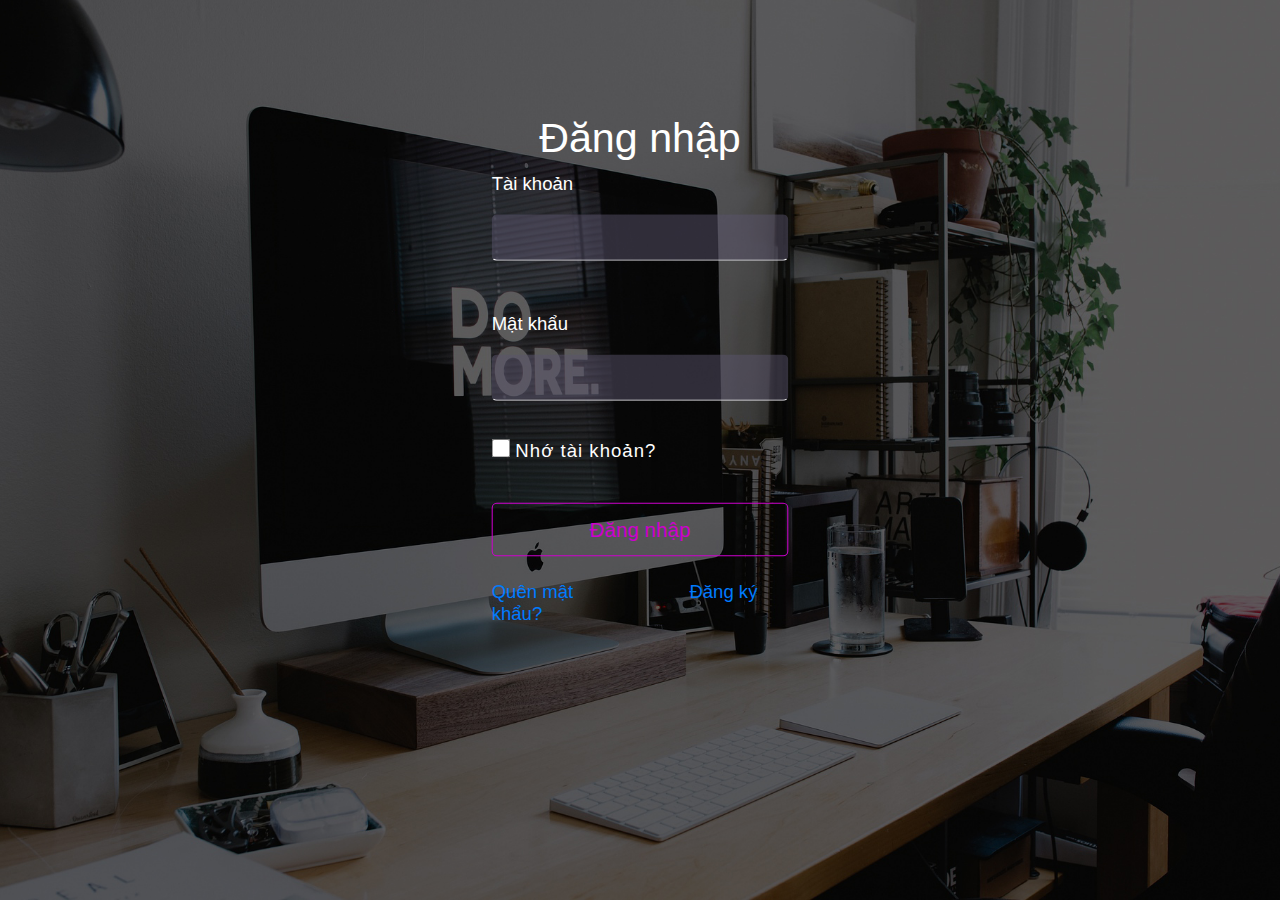
<file: login.html>
<!DOCTYPE html>
<html lang="en">
<head>
	<meta charset="UTF-8">
	<meta name="viewport" content="width=device-width, initial-scale=1.0">
	<title>Trang login</title>

	<link rel="stylesheet" href="https://maxcdn.bootstrapcdn.com/bootstrap/4.5.2/css/bootstrap.min.css"> 
	<link rel="stylesheet" href="Resources/css/styleLogin.css">  

</head>
<body>
	<!-- main -->  
	<div>
		<div class="content">
			<div class="block text"> 
				<!-- login form -->
				<div class="login-form"> 
					<h1 class="text-center">Đăng nhập</h1>
					<div>
						<form action="" method="">
							<p style="font-size: 18px;">Tài khoản</p>
							<input type="text" style="color: white;" class="name color-transparent" name="user name"
								id="txtUserName">
							<p style="font-size: 18px;" class="mt-5">Mật khẩu</p>
							<input type="password" style="color: white;" class="password color-transparent"
								name="Password" id="txtPassword">
							<label class="anim">
								<input type="checkbox" style="width: 18px;height: 18px;">
								<span style="font-size: 18px;"> Nhớ tài khoản?</span>
							</label>
							<br>
							<input type="button" class="btn-login w-100" 
								onclick="dieu_huong()" value="Đăng nhập" id="submit">
						</form>
					</div>
					<div class="foot-login row mt-4 w-100">
						<h6 class="col-6">
							<a href="javascript:void(0)" style="font-size: 18px;">Quên mật khẩu?</a>
						</h6>
						<h6 class="col-6 text-right">
							<a href="javascript:void(0)" style="font-size: 18px;">Đăng ký</a>
						</h6>
					</div> 
				</div>
			</div> 
		</div>
	</div>  
	<!-- //main -->  

	<script> 
		function dieu_huong(){  
			let userName = document.getElementById("txtUserName").value;
			let password = document.getElementById("txtPassword").value;   
			location.replace("index.html");  
		}

		$(document).ready(()=>{
			$(".login-form input").keypress(function (e) {  
			if ((e.which && e.which == 13) || (e.keyCode && e.keyCode == 13)) {
				$('#submit').click();
				return false;
			} else {
				return true;
			}
			});
		})
	</script>
	
</body>
</html>
</file>
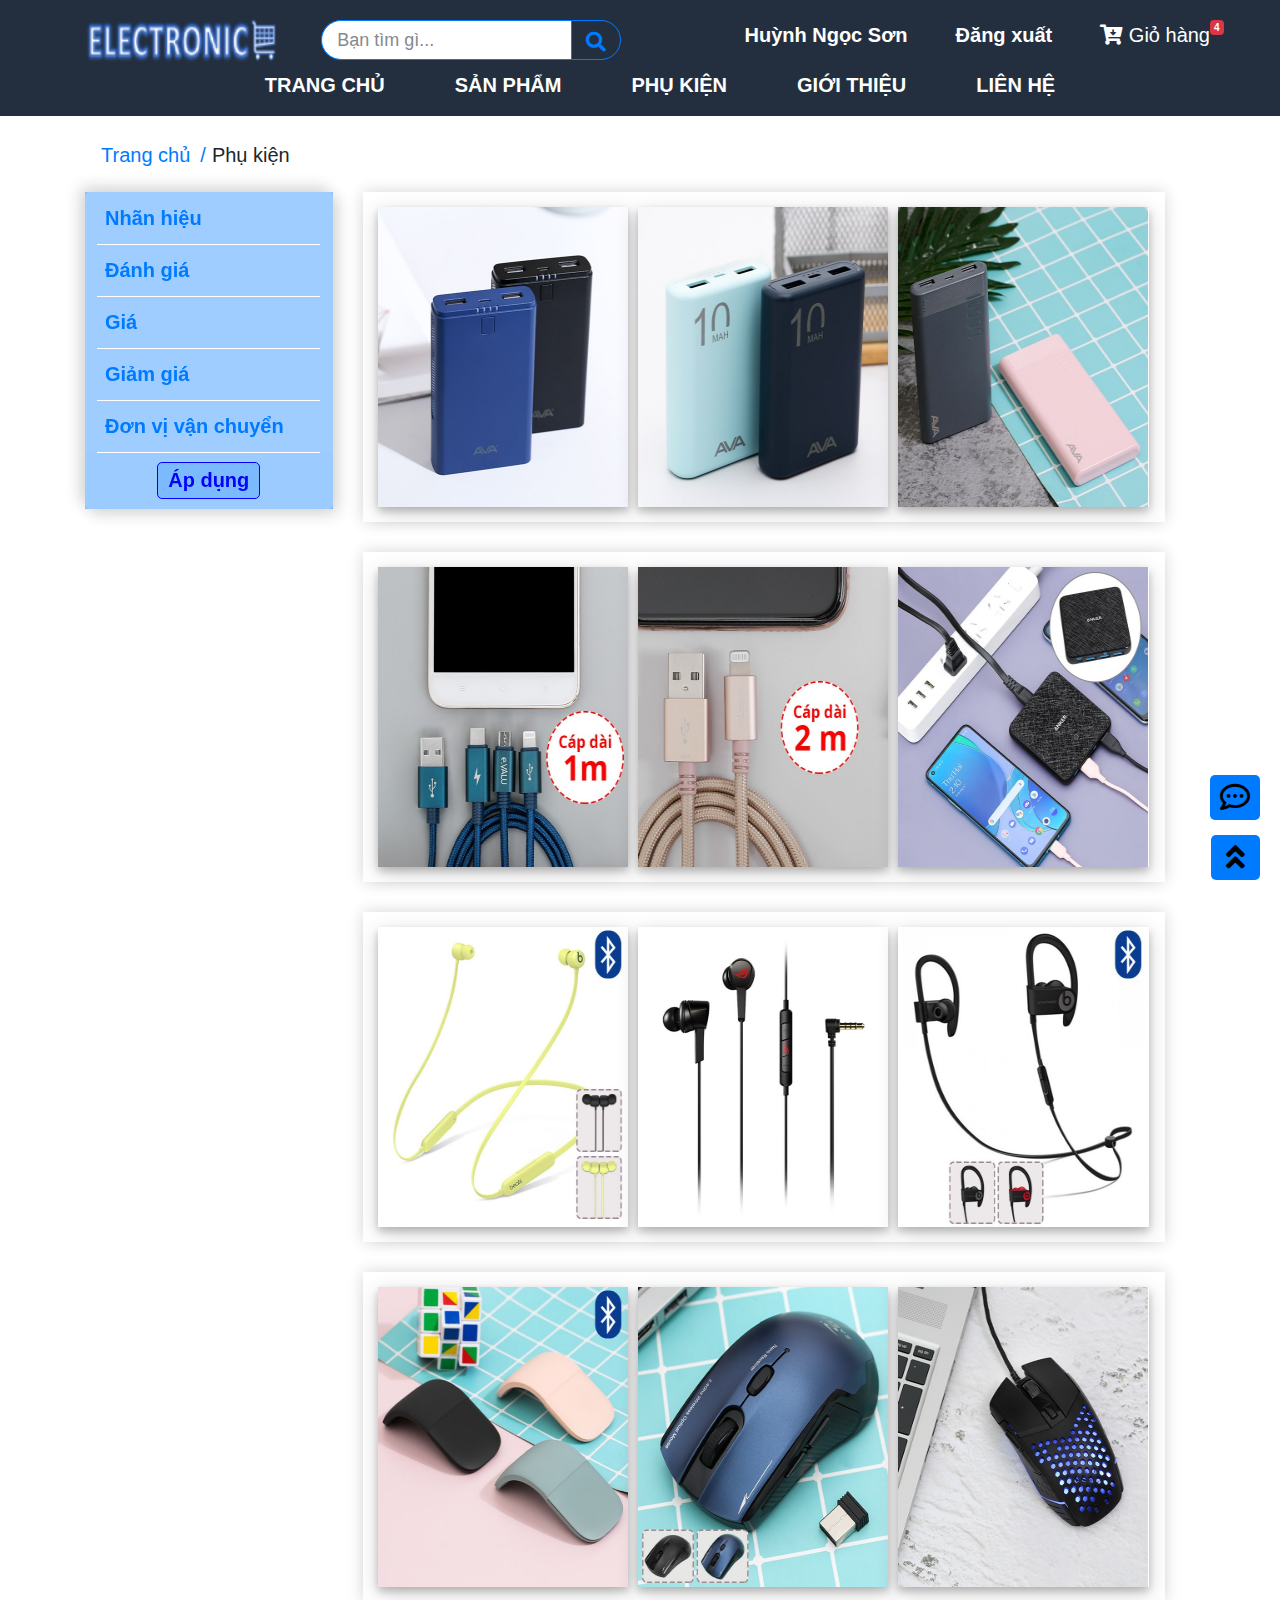
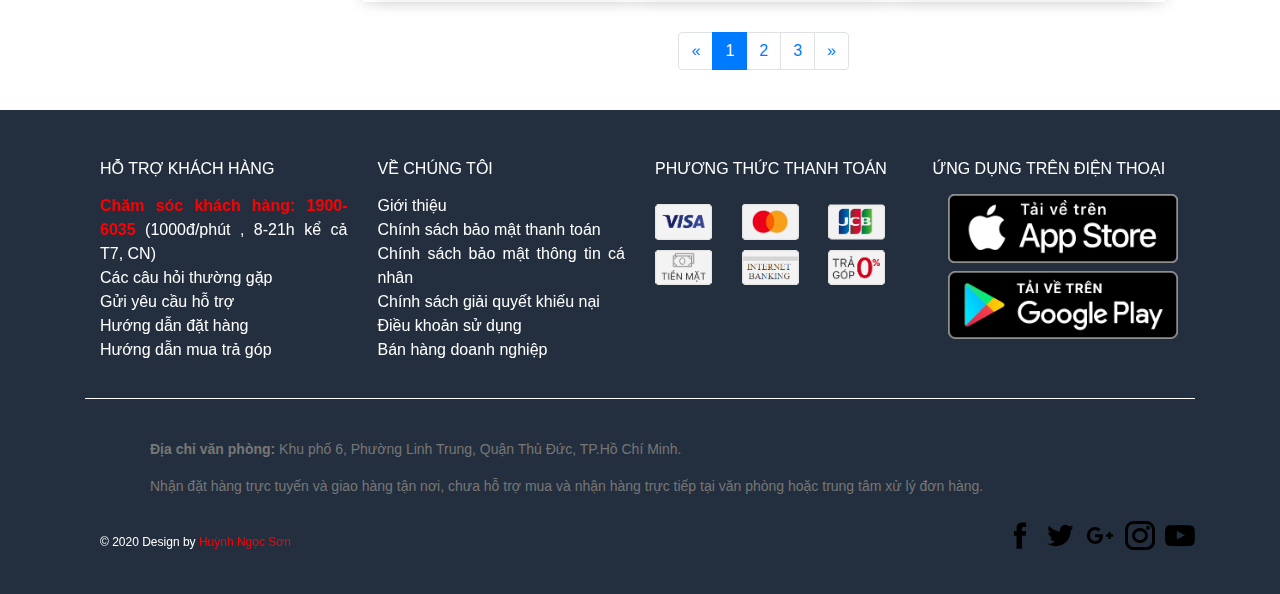
<file: phukien.html>
<!DOCTYPE html>
<html lang="zxx">
<head>

	<title>Trang sản phẩm</title>
	
	<meta name="viewport" content="width=device-width, initial-scale=1">
	<meta http-equiv="Content-Type" content="text/html; charset=utf-8">  
	
	<link rel="stylesheet" href="Resources/css/myStyle.css">   
	<link rel="stylesheet" href="Resources/fontawesome/css/all.min.css">    

	<link rel="stylesheet" href="https://maxcdn.bootstrapcdn.com/bootstrap/4.5.2/css/bootstrap.min.css"> 
	<script src="https://maxcdn.bootstrapcdn.com/bootstrap/4.5.2/js/bootstrap.min.js"></script>
	<script src="https://ajax.googleapis.com/ajax/libs/jquery/3.5.1/jquery.min.js"></script>
		
	<script src="Resources/js/myJS.js"></script>

</head>  


<body> 
	 
	<!-- Header -->
	<div>
		<!-- my-Header -->
		<div class="my-head container-fluid">
			<!-- Header-Top-Bar  -->
			<div class="container d-flex justify-content-start align-items-start my-header">
				<a href="index.html">
					<img src="Resources/myImages/logo.png" alt="Logo" class="my-logo">
				</a>
				<form action="" class="d-inline-block my-form">
					<div class="search row my-row">
						<input type="text" placeholder="Bạn tìm gì..." class="my-search-text col-10">
						<a class="btn btn-outline-primary col-2 my-search-button" style="height: 40px;">
							<i class="fa fa-search"></i>
						</a>
					</div>
				</form>
				<div class="my-header-right d-flex justify-content-center align-items-center">
					<a href="thongtinkhachang.html" class="ml-5 my-header-right-item my-header-right-item2 my-active"><strong>Huỳnh Ngọc Sơn</strong></a>  
					<a href="thongtinkhachang.html" class="ml-2 mt-5 my-header-right-item my-header-right-item2 my-user-responsive">
						<img src="Resources/myImages/user-s.png" alt="Huỳnh Ngọc Sơn" style="width: 40px;top: 25px;position: absolute;" >
					</a> 
					<a href="login.html" class="ml-5 my-header-right-item my-header-right-item2 my-res-a my-active"><strong>Đăng xuất</strong></a>
					<a href="login.html" class="ml-2 mt-5 my-header-right-item my-header-right-item2 my-res-a my-user-responsive" >
						<img src="Resources/myImages/user-s-logout.png" alt="Huỳnh Ngọc Sơn" class="ml-1" style="width: 40px;top: 25px;position: absolute;">
					</a>
					<a href="giohang.html" class="ml-5 my-header-right-item my-giohang my-lg">
						<i class="fa fa-cart-arrow-down" aria-hidden="true"></i>
						Giỏ hàng
						<span class="badge badge-danger my-no">4</span>
					</a>
					<a href="giohang.html" class="ml-2 my-header-right-item my-giohang my-sm my-res-a" style="margin-right: 15px;margin-top:20px;">
						<i class="fa fa-cart-arrow-down" aria-hidden="true" style="right:5px;" ></i> 
						<span class="badge badge-danger my-no">4</span>
					</a>
				</div>
			</div>
			<!-- //Header-Top-Bar  -->


			<!-- Navigation --> 
			<div class="d-flex justify-content-center align-items-center Navigation"> 
				<ul class="my-nav d-flex justify-content-center my-nav-temp" id="my-navs">
					<li class="my-active">
						<a href="index.html">TRANG CHỦ</a>
					</li> 
					<li class="my-parent-2">
						<a href="sanpham.html">SẢN PHẨM <span></span></a>
						<div class="my-dropdow">
							<ul>
								<li>
									<a href="sanpham.html" class="li2">ĐIỆN THOẠI</a>
								</li>
								<li>
									<a href="sanpham.html" class="li2">LAPTOP</a>
								</li>
								<li>
									<a href="sanpham.html" class="li2">TABLET</a>
								</li>
								<li>
									<a href="sanpham.html" class="li2">SMART WATCH</a>
								</li>
							</ul>
						</div>
					</li>
					<li class="my-parent-2">
						<a href="phukien.html">PHỤ KIỆN</a>
						<div class="my-dropdow">
							<ul>
								<li>
									<a href="phukien.html" class="li2">PHỤ KIỆN ĐIỆN THOẠI</a>
								</li>
								<li>
									<a href="phukien.html" class="li2">PHỤ KIỆN LAPTOP</a>
								</li>
								<li>
									<a href="phukien.html" class="li2">PHỤ KIỆN TABLET</a>
								</li>
								<li>
									<a href="phukien.html" class="li2">PHỤ KIỆN SMART WATCH</a>
								</li>
							</ul>
						</div>
					</li>
					<li>
						<a href="gioithieu.html">GIỚI THIỆU</a>
					</li>
					<li>
						<a href="lienhe.html">LIÊN HỆ</a>
					</li>
				</ul>
				<a href="javascript:void(0);" style="font-size: 50px;" class="icon" id="btn-toggle">&#9776;</a>
			</div>
			<!-- //Navigation -->
			
		</div>

		<!-- end my-Header -->  

	</div>
	<!-- //Header --> 


  <!-- Render body -->
	<div class="ads-grid  py-sm-5 pt-4" style="padding-bottom:0px !important; padding-top: 0 !important;">
		<div class="container py-xl-4 py-lg-2">  

			<!-- Địa chỉ trang --> 
			<ol class="dia-chi" style="background-color: white; font-size: 20px;">
				<li><a href="index.html">Trang chủ</a></li> 
				<li class="active">Phụ kiện</li>  
			</ol> 
			<!-- // Địa chỉ trang -->

			<div class="row content-san-pham">

				<!-- Lọc sản phẩm -->

				<div class="loc-content col-lg-3">
					<div class="wrapper-item">
						<div class="item">
							<button id="item-button-1" data-text="show-list-1" onclick="ShowSanPham(this)">Nhãn hiệu</button>
							<ul id="show-list-1">
								<li>
									<input type="checkbox" id="iPhone">
									<label for="iPhone">iPhone</label> 
								</li>
								<li>
									<input type="checkbox" id="SAMSUNG">
									<label for="SAMSUNG">SAMSUNG</label>
								</li>
								<li>
									<input type="checkbox" id="OPPO">
									<label for="OPPO">OPPO</label>
								</li>
								<li>
									<input type="checkbox" id="VIVO">
									<label for="VIVO">VIVO</label>
								</li>
								<li>
									<input type="checkbox" id="realme">
									<label for="realme">realme</label>
								</li>
								<li>
									<input type="checkbox" id="Nokia">
									<label for="Nokia">Nokia</label>
								</li>
								<li>
									<input type="checkbox" id="HUAWEI">
									<label for="HUAWEI">HUAWEI</label>
								</li>
								<li>
									<input type="checkbox" id="MOBELL">
									<label for="MOBELL">MOBELL</label>
								</li>
								<li>
									<input type="checkbox" id="ITEL">
									<label for="ITEL">ITEL</label>
								</li>
								<li>
									<input type="checkbox" id="MASSTEL">
									<label for="MASSTEL">MASSTEL</label>
								</li>
								<li>
									<input type="checkbox" id="XIAOMI">
									<label for="XIAOMI">XIAOMI</label>
								</li>
							</ul>
						</div>
						<div class="item">
							<button id="item-button-2" data-text="show-list-2" onclick="ShowSanPham(this)">Đánh giá</button> 
							<ul id="show-list-2" class="star-san-pham">
								<li>
									<input type="checkbox" class="checked" id="star-1">
									<label for="star-1">
										<i class="fa fa-star" aria-hidden="true"></i>
										<i class="fa fa-star" aria-hidden="true"></i>
										<i class="fa fa-star" aria-hidden="true"></i>
										<i class="fa fa-star" aria-hidden="true"></i>
										<i class="fa fa-star" aria-hidden="true"></i>
										<span>5.0</span>
									</label>
								</li>
								<li>
									<input type="checkbox" class="checked" id="star-2">
									<label for="star-2">
										<i class="fa fa-star" aria-hidden="true"></i>
										<i class="fa fa-star" aria-hidden="true"></i>
										<i class="fa fa-star" aria-hidden="true"></i>
										<i class="fa fa-star" aria-hidden="true"></i>
										<span>4.0</span>
									</label>
								</li>
								<li>
									<input type="checkbox" class="checked" id="star-3">
									<label for="star-3">
										<i class="fa fa-star" aria-hidden="true"></i>
										<i class="fa fa-star" aria-hidden="true"></i>
										<i class="fa fa-star" aria-hidden="true"></i>
										<span>3.0</span>
									</label>
								</li>
								<li>
									<input type="checkbox" class="checked" id="star-4">
									<label for="star-4">
										<i class="fa fa-star" aria-hidden="true"></i>
										<i class="fa fa-star" aria-hidden="true"></i>
										<span>2.0</span>
									</label>
								</li>
								<li>
									<input type="checkbox" class="checked" id="star-5">
									<label for="star-5">
										<i class="fa fa-star" aria-hidden="true"></i>
										<span>1.0</span>
									</label>
								</li>
							</ul>
						</div>
						<div class="item">
							<button id="item-button-3" data-text="show-list-3" onclick="ShowSanPham(this)">Giá</button> 
							<div class="wrapper-gia" id="show-list-3">
								<div class="item-list item-gia" >
									<input type="text" placeholder="Tối thiểu"> -
									<input type="text" placeholder="Tối đa">
							   </div>
							</div>
						</div>
						<div class="item">
							<button id="item-button-4" data-text="show-list-4" onclick="ShowSanPham(this)">Giảm giá</button> 
							<ul id="show-list-4">
								<li>
									<input type="checkbox" id="giam-gia-1">
									<label for="giam-gia-1">5% trở lên</label>
								</li>
								<li>
									<input type="checkbox" id="giam-gia-2">
									<label for="giam-gia-2">10% trở lên</label>
								</li>
								<li>
									<input type="checkbox" id="giam-gia-3">
									<label for="giam-gia-3">20% trở lên</label>
								</li>
								<li>
									<input type="checkbox" id="giam-gia-4">
									<label for="giam-gia-4">30% trở lên</label>
								</li>
								<li>
									<input type="checkbox" id="giam-gia-5">
									<label for="giam-gia-5">50% trở lên</label>
								</li>
								<li>
									<input type="checkbox" id="giam-gia-6">
									<label for="giam-gia-6">60% trở lên</label>
								</li>
							</ul>
						</div>
						<div class="item">
							<button id="item-button-5" data-text="show-list-5" onclick="ShowSanPham(this)">Đơn vị vận chuyển</button>  
							<ul id="show-list-5">
								<li>
									<input type="checkbox" id="giao-hang-1">
									<label for="giao-hang-1">Giao Hàng Tiết Kiệm</label>
								</li> 
								<li>
									<input type="checkbox" id="giao-hang-2">
									<label for="giao-hang-2">Giao Hàng nhanh</label>
								</li> 
								<li>
									<input type="checkbox" id="giao-hang-3">
									<label for="giao-hang-3">Viettel Post</label>
								</li> 
								<li>
									<input type="checkbox" id="giao-hang-4">
									<label for="giao-hang-4">NowShip</label>
								</li> 
								<li>
									<input type="checkbox" id="giao-hang-5">
									<label for="giao-hang-5">Ninja Van</label>
								</li> 
							</ul>
						</div>
						<div class="item text-center" style="background-color: rgba(0, 123, 255, 0.39);">
							<button class="submit-ap-dung">Áp dụng</button>
						</div>
					</div>
				</div> 
 


				<!-- Danh sách các sản phẩm --> 
				<div class="col-lg-9">
					<div class="wrapper">		 
						
						<div class="px-sm-1 px-1 py-sm-5">
							<div class="row">


                                <div class="card-style-2">
                                    <div class="front">
                                        <img src="Resources/myImages/ss1.jpg" class="img-hover" alt="">
                                    </div>
                                    <div class="back">
                                        <div class="back-content">
                                            <a href="chitietsanpham.html" class="ten">Pin sạc dự phòng 7500mAh
                                            </a>
                                            <p class="text-center mx-auto text-danger mb-0 gia-back">210.000 
                                                <span class="VND badge badge-danger">đ
                                                </span> 
                                            </p>
                                            <del class="text-center gia-back">300.000 <span class="VND badge badge-default" style="background-color: gray">đ</span></del>
                                            <button class="btn-them-back">Thêm vào giỏ</button>
                                        </div>
                                    </div>
                                </div> 
 
                                <div class="card-style-2">
                                    <div class="front">
                                        <img src="Resources/myImages/ss2.jpg" class="img-hover" alt="">
                                    </div>
                                    <div class="back">
                                        <div class="back-content">
                                            <a href="chitietsanpham.html" class="ten">Pin sạc dự phòng Polymer</a>
                                            <p class="text-center mx-auto text-danger mb-0 gia-back">315.000 
                                                <span class="VND badge badge-danger">đ
                                                </span> 
                                            </p>
                                            <del class="text-center gia-back">450.000 <span class="VND badge badge-default" style="background-color: gray">đ</span></del>
                                            <button class="btn-them-back">Thêm vào giỏ</button>
                                        </div>
                                    </div>
                                </div> 
 
                                <div class="card-style-2">
                                    <div class="front">
                                        <img src="Resources/myImages/ss3.jpg" class="img-hover" alt="">
                                    </div>
                                    <div class="back">
                                        <div class="back-content">
                                            <a href="chitietsanpham.html" class="ten">Pin sạc dự phòng Polymer 10.000mAh</a>
                                            <p class="text-center mx-auto text-danger mb-0 gia-back">315.000 
                                                <span class="VND badge badge-danger">đ
                                                </span> 
                                            </p>
                                            <del class="text-center gia-back">450.000 <span class="VND badge badge-default" style="background-color: gray">đ</span></del>
                                            <button class="btn-them-back">Thêm vào giỏ</button>
                                        </div>
                                    </div>
                                </div> 
<!--  
                                <div class="card-style-2">
                                    <div class="front">
                                        <img src="Resources/myImages/ss4.jpg" class="img-hover" alt="">
                                    </div>
                                    <div class="back">
                                        <div class="back-content">
                                            <a href="chitietsanpham.html" class="ten">Pin sạc dự phòng Polymer 10.000mAh</a>
                                            <p class="text-center mx-auto text-danger mb-0 gia-back">637.000 
                                                <span class="VND badge badge-danger">đ
                                                </span> 
                                            </p>
                                            <del class="text-center gia-back">750.000 <span class="VND badge badge-default" style="background-color: gray">đ</span></del>
                                            <button class="btn-them-back">Thêm vào giỏ</button>
                                        </div>
                                    </div>
                                </div>  -->
                                 
							</div>
						</div> 
						
						<div class="px-sm-1 px-1 py-sm-5">
							<div class="row">


                                <div class="card-style-2">
                                    <div class="front">
                                        <img src="Resources/myImages/ss5.jpg" class="img-hover" alt="">
                                    </div>
                                    <div class="back">
                                        <div class="back-content">
                                            <a href="chitietsanpham.html" class="ten">Cáp 3 đầu Lightning Type C Micro 1m</a>
                                            <p class="text-center mx-auto text-danger mb-0 gia-back">154.000 
                                                <span class="VND badge badge-danger">đ
                                                </span> 
                                            </p>
                                            <del class="text-center gia-back">220.000 <span class="VND badge badge-default" style="background-color: gray">đ</span></del>
                                            <button class="btn-them-back">Thêm vào giỏ</button>
                                        </div>
                                    </div>
                                </div> 
<!--  
                                <div class="card-style-2">
                                    <div class="front">
                                        <img src="Resources/myImages/ss6.jpg" class="img-hover" alt="">
                                    </div>
                                    <div class="back">
                                        <div class="back-content">
                                            <a href="chitietsanpham.html" class="ten">Cáp Lightning MFI 1m Mbest DS949-WB Xám</a>
                                            <p class="text-center mx-auto text-danger mb-0 gia-back">203.000 
                                                <span class="VND badge badge-danger">đ
                                                </span> 
                                            </p>
                                            <del class="text-center gia-back">290.000 <span class="VND badge badge-default" style="background-color: gray">đ</span></del>
                                            <button class="btn-them-back">Thêm vào giỏ</button>
                                        </div>
                                    </div>
                                </div>  -->
 
                                <div class="card-style-2">
                                    <div class="front">
                                        <img src="Resources/myImages/ss7.jpg" class="img-hover" alt="">
                                    </div>
                                    <div class="back">
                                        <div class="back-content">
                                            <a href="chitietsanpham.html" class="ten">Cáp Lightning MFI 2m Mbest DS951-WB Gold</a>
                                            <p class="text-center mx-auto text-danger mb-0 gia-back">203.000 
                                                <span class="VND badge badge-danger">đ
                                                </span> 
                                            </p>
                                            <del class="text-center gia-back">290.000 <span class="VND badge badge-default" style="background-color: gray">đ</span></del>
                                            <button class="btn-them-back">Thêm vào giỏ</button>
                                        </div>
                                    </div>
                                </div> 
 
                                <div class="card-style-2">
                                    <div class="front">
                                        <img src="Resources/myImages/ss8.jpg" class="img-hover" alt="">
                                    </div>
                                    <div class="back">
                                        <div class="back-content">
                                            <a href="chitietsanpham.html" class="ten">Adapter sạc 4 cổng USB Type C</a>
                                            <p class="text-center mx-auto text-danger mb-0 gia-back">1.000.000 
                                                <span class="VND badge badge-danger">đ
                                                </span> 
                                            </p>
                                            <del class="text-center gia-back">1.100.000 <span class="VND badge badge-default" style="background-color: gray">đ</span></del>
                                            <button class="btn-them-back">Thêm vào giỏ</button>
                                        </div>
                                    </div>
                                </div> 
                                 
							</div>
						</div> 
						
						<div class="px-sm-1 px-1 py-sm-5">
							<div class="row">


                                <div class="card-style-2">
                                    <div class="front">
                                        <img src="Resources/myImages/ss9.jpg" class="img-hover" alt="">
                                    </div>
                                    <div class="back">
                                        <div class="back-content">
                                            <a href="chitietsanpham.html" class="ten">Tai nghe Bluetooth Beats Flex MYMC2</a>
                                            <p class="text-center mx-auto text-danger mb-0 gia-back">1.490.000 
                                                <span class="VND badge badge-danger">đ
                                                </span> 
                                            </p>
                                            <del class="text-center gia-back">1.990.000 <span class="VND badge badge-default" style="background-color: gray">đ</span></del>
                                            <button class="btn-them-back">Thêm vào giỏ</button>
                                        </div>
                                    </div>
                                </div> 
 
                                <div class="card-style-2">
                                    <div class="front">
                                        <img src="Resources/myImages/ss10.jpg" class="img-hover" alt="">
                                    </div>
                                    <div class="back">
                                        <div class="back-content">
                                            <a href="chitietsanpham.html" class="ten">Tai nghe EP Gaming Asus Rog Cetra Core Đen</a>
                                            <p class="text-center mx-auto text-danger mb-0 gia-back">1.190.000 
                                                <span class="VND badge badge-danger">đ
                                                </span> 
                                            </p>
                                            <del class="text-center gia-back">1.390.000 <span class="VND badge badge-default" style="background-color: gray">đ</span></del>
                                            <button class="btn-them-back">Thêm vào giỏ</button>
                                        </div>
                                    </div>
                                </div> 
<!--  
                                <div class="card-style-2">
                                    <div class="front">
                                        <img src="Resources/myImages/ss11.jpg" class="img-hover" alt="">
                                    </div>
                                    <div class="back">
                                        <div class="back-content">
                                            <a href="chitietsanpham.html" class="ten">Tai nghe EP Gaming JBL Quantum 50</a>
                                            <p class="text-center mx-auto text-danger mb-0 gia-back">890.000 
                                                <span class="VND badge badge-danger">đ
                                                </span> 
                                            </p>
                                            <del class="text-center gia-back">990.000 <span class="VND badge badge-default" style="background-color: gray">đ</span></del>
                                            <button class="btn-them-back">Thêm vào giỏ</button>
                                        </div>
                                    </div>
                                </div> 
  -->
                                <div class="card-style-2">
                                    <div class="front">
                                        <img src="Resources/myImages/ss12.jpg" class="img-hover" alt="">
                                    </div>
                                    <div class="back">
                                        <div class="back-content">
                                            <a href="chitietsanpham.html" class="ten">Tai nghe Bluetooth Beats Powerbeats 3 ML8V2</a>
                                            <p class="text-center mx-auto text-danger mb-0 gia-back">1.990.000 
                                                <span class="VND badge badge-danger">đ
                                                </span> 
                                            </p>
                                            <del class="text-center gia-back">2.090.000 <span class="VND badge badge-default" style="background-color: gray">đ</span></del>
                                            <button class="btn-them-back">Thêm vào giỏ</button>
                                        </div>
                                    </div>
                                </div> 
                                 
							</div>
						</div> 
						
						<div class="px-sm-1 px-1 py-sm-5">
							<div class="row">


                                <div class="card-style-2">
                                    <div class="front">
                                        <img src="Resources/myImages/ss13.jpg" class="img-hover" alt="">
                                    </div>
                                    <div class="back">
                                        <div class="back-content">
                                            <a href="chitietsanpham.html" class="ten">Chuột Bluetooth Microsoft Arc</a>
                                            <p class="text-center mx-auto text-danger mb-0 gia-back">2.450.000 
                                                <span class="VND badge badge-danger">đ
                                                </span> 
                                            </p>
                                            <del class="text-center gia-back">2.750.000 <span class="VND badge badge-default" style="background-color: gray">đ</span></del>
                                            <button class="btn-them-back">Thêm vào giỏ</button>
                                        </div>
                                    </div>
                                </div> 
<!--  
                                <div class="card-style-2">
                                    <div class="front">
                                        <img src="Resources/myImages/ss14.jpg" class="img-hover" alt="">
                                    </div>
                                    <div class="back">
                                        <div class="back-content">
                                            <a href="chitietsanpham.html" class="ten">Chuột Bluetooth Silent Rapoo M500</a>
                                            <p class="text-center mx-auto text-danger mb-0 gia-back">500.000 
                                                <span class="VND badge badge-danger">đ
                                                </span> 
                                            </p>
                                            <del class="text-center gia-back">600.000 <span class="VND badge badge-default" style="background-color: gray">đ</span></del>
                                            <button class="btn-them-back">Thêm vào giỏ</button>
                                        </div>
                                    </div>
                                </div> 
  -->
                                <div class="card-style-2">
                                    <div class="front">
                                        <img src="Resources/myImages/ss15.jpg" class="img-hover" alt="">
                                    </div>
                                    <div class="back">
                                        <div class="back-content">
                                            <a href="chitietsanpham.html" class="ten">Chuột không dây Zadez M338</a>
                                            <p class="text-center mx-auto text-danger mb-0 gia-back">300.000 
                                                <span class="VND badge badge-danger">đ
                                                </span> 
                                            </p>
                                            <del class="text-center gia-back">350.000 <span class="VND badge badge-default" style="background-color: gray">đ</span></del>
                                            <button class="btn-them-back">Thêm vào giỏ</button>
                                        </div>
                                    </div>
                                </div> 
 
                                <div class="card-style-2">
                                    <div class="front">
                                        <img src="Resources/myImages/ss16.jpg" class="img-hover" alt="">
                                    </div>
                                    <div class="back">
                                        <div class="back-content">
                                            <a href="chitietsanpham.html" class="ten">Chuột Gaming Zadez G151M Đen</a>
                                            <p class="text-center mx-auto text-danger mb-0 gia-back">300.000 
                                                <span class="VND badge badge-danger">đ
                                                </span> 
                                            </p>
                                            <del class="text-center gia-back">370.000 <span class="VND badge badge-default" style="background-color: gray">đ</span></del>
                                            <button class="btn-them-back">Thêm vào giỏ</button>
                                        </div>
                                    </div>
                                </div> 
                                 
							</div>
						</div>
						
						   
						
					</div>
					<nav aria-label="Page navigation example">
						<ul class="pagination justify-content-center">
						  <li class="page-item">
							<a class="page-link" href="sanpham.html" aria-label="Previous">
							  <span aria-hidden="true">&laquo;</span>
							</a>
						  </li>
						  <li class="page-item active"><a class="page-link" href="sanpham.html">1</a></li>
						  <li class="page-item"><a class="page-link" href="sanpham.html">2</a></li>
						  <li class="page-item"><a class="page-link" href="sanpham.html">3</a></li>
						  <li class="page-item">
							<a class="page-link" href="sanpham.html" aria-label="Next">
							  <span aria-hidden="true">&raquo;</span>
							</a>
						  </li>
						</ul>
					  </nav>
				</div>
				<!-- // Danh sách các sản phẩm -->


		</div>
	</div>

	<!-- Thông báo thêm sản phẩm -->
	<div class="container-modal">
		<div class="my-modal">
			<div class="modal-header d-flex">
				<div class="modal-header-text mr-auto">Thông báo</div>
				<button class="modal-close ml-auto btn btn-warning">Đóng</button>
			</div> 
			<div class="modal-text lead">Bạn đã thêm sản phẩm vào giỏ hàng thành công!</div>
		</div> 
		
		<script>
			$(document).ready(()=>{
				$('.btn-submit').click(()=>{
					$('.my-modal').slideDown(400);
				})

				$('.modal-close').click(()=>{
					$('.my-modal').slideUp(400);
				})
			})
		</script>
		
	</div>
	<!-- // Thông báo thêm sản phẩm -->

  <!-- End Render body --> 

	<!-- Footer -->
	<div class="footer pt-4">
		<div class="row">

			<div class="col-md-3 my-mb">
				<ul>
					<span class="my-caption-f">HỖ TRỢ KHÁCH HÀNG</span>
					<br> 
					<li>
						<a href="#">
							<span class="hotline">Chăm sóc khách hàng: 1900-6035 </span> (1000đ/phút , 8-21h kể cả T7, CN)
						</a>
					</li>
					<li><a href="#">Các câu hỏi thường gặp</a></li>
					<li><a href="#">Gửi yêu cầu hỗ trợ</a></li>
					<li><a href="#">Hướng dẫn đặt hàng</a></li>
					<li><a href="#">Hướng dẫn mua trả góp</a></li>
				</ul>
			</div>

			<div class="col-md-3 my-mb">
				<ul>
					<span class="my-caption-f">VỀ CHÚNG TÔI</span>
					<br> 
					<li><a href="gioithieu.html">Giới thiệu</a></li>
					<li><a href="#">Chính sách bảo mật thanh toán</a></li>
					<li><a href="#">Chính sách bảo mật thông tin cá nhân</a></li>
					<li><a href="#">Chính sách giải quyết khiếu nại</a></li>
					<li><a href="#">Điều khoản sử dụng</a></li>
					<li><a href="#">Bán hàng doanh nghiệp</a></li>
				</ul>
			</div>

			<div class="col-md-3 my-mb">
				<div>
					<span class="my-caption-f">PHƯƠNG THỨC THANH TOÁN</span>
					<br> 
					<div class="cols">
						<div class="cols-2">
							<a href="#">
								<img src="Resources/myImages/p1.png" class="my-icon-f" alt="">
							</a>
						</div>
						<div class="cols-2">
							<a href="#">
								<img src="Resources/myImages/p2.png" class="my-icon-f" alt="">
							</a>
						</div>
						<div class="cols-2">
							<a href="#">
								<img src="Resources/myImages/p3.png" class="my-icon-f" alt="">
							</a>
						</div>
						<div class="cols-2">
							<a href="#">
								<img src="Resources/myImages/p4.png" class="my-icon-f" alt="">
							</a>
						</div>
						<div class="cols-2">
							<a href="#">
								<img src="Resources/myImages/p5.png" class="my-icon-f" alt="">
							</a>
						</div>
						<div class="cols-2">
							<a href="#">
								<img src="Resources/myImages/p6.png" class="my-icon-f" alt="">
							</a>
						</div>
					</div>
				</div>
			</div>

			<div class="col-md-3 my-mb">
				<ul>
					<span class="my-caption-f">ỨNG DỤNG TRÊN ĐIỆN THOẠI</span>
					<br> 
					<div class="my-ap">
						<div class="col-12 my-app-img">
							<a href="#" class="d-block">
                                <img src="Resources/myImages/app1.png" style="width: 230px;" class="my-icon-f" alt="">
                            </a>
						</div>
						<div class="col-12 my-app-img mt-2">
							<a href="#">
								<img src="Resources/myImages/app2.png" style="width: 230px;" class="my-icon-f" alt="">
							</a>
						</div>
					</div>
				</ul>
			</div>

			<div class="clearfix"></div>

		</div>
	</div>
	<!-- //Footer -->

	<!-- Font icon facebook, instagram, googleapis, twitter, youtube vi fontawesome khong dung duoc -->
	<link rel="stylesheet" href="Resources/fontawesome/myFont/icofont/icofont.min.css">
	
	<!--Địa chỉ-->
	<div class="my-footer">
		<p class="my-dia-chi"><span>Địa chỉ văn phòng:</span> Khu phố 6, Phường Linh Trung, Quận Thủ Đức, TP.Hồ Chí Minh.
		</p>
		<p class="my-dia-chi mb-3">Nhận đặt hàng trực tuyến và giao hàng tận nơi, chưa hỗ trợ mua và nhận hàng trực tiếp tại
			văn phòng hoặc trung tâm xử lý đơn hàng.</p>
		<div class="row">
			<div class="col-6 pr-0">
				<p style="color: #ffffff !important;" class="my-copy">© 2020 Design by <a href="javascript:void(0)"
						target="=_blank" style="color: #ff0000 !important;">
						Huỳnh Ngọc Sơn </a></p>
			</div>
			<div class="col-6 pr-0">
				<div>
					<ul class="social-icons d-flex justify-content-end align-items-center">
						<li>
							<a href="#" class="facebook" title="Facebook">
								<i class="icofont-facebook my-facebook my-icon-f" aria-hidden="true"></i> 
							</a>
						</li>
						<li>
							<a href="#" class="twitter" title="Twitter">
								<i class="icofont-twitter my-twitter my-icon-f" aria-hidden="true"></i> 
							</a>
						</li>
						<li>
							<a href="#" class="googleplus" title="Google">
								<i class="icofont-google-plus my-google my-icon-f" aria-hidden="true"></i> 
							</a>
						</li>
						<li>
							<a href="#" class="instagram wthree" title="Instagram">
								<i class="icofont-instagram my-instagram my-icon-f" aria-hidden="true"></i> 
							</a>
						</li>
						<li>
							<a href="#" class="youtube" title="youtube">
								<i class="icofont-youtube-play my-youtube my-icon-f" aria-hidden="true"></i> 
							</a>
						</li>
					</ul>
				</div>
			</div>
		</div>
		<div class="clearfix"></div>
	</div> 
	<!--// Địa chỉ-->
  

	<!-- Chatbox --> 
	<div>
		<div class="message-dialog message-hiden">
			<div class="mess-header d-flex align-items-center" style="box-shadow: 0 1px 1px rgb(224, 224, 224);">
				<div class="mr-auto ml-3 mt-3 d-flex align-items-center">
					<img src="Resources/myImages/icon-amazon.png" alt="" class="mr-1" style="width:30px; height: 30px; border-radius:50%;">
					<span style="font-size: 18px;">Hỗ trợ online</span>
				</div>
				<div class="ml-0 mr-3 mt-1">
					<span class="icon-ho-top text-primary" style="cursor: pointer;"><i class="fas fa-video"></i></span>
					<span class="icon-ho-top text-primary" style="cursor: pointer;"><i class="fa fa-phone" aria-hidden="true"></i></i></span>
					<span class="message-minimize icon-ho-top text-primary" style="cursor: pointer;">X</span>
				</div>
			</div> 
			<div class="message-content px-2" style="overflow: auto;">

				<div class="message-text d-flex justify-content-start mt-3">
					<div style="width: 35px;"></div>
					<div class="message-comment w-75" >
						<div class="mess-one pt-1 pl-4 pr-4 pb-1" style="border-radius: 18px; border-bottom-left-radius: 0;background-color:rgb(224, 224, 224)">
							<p style="color: black !important; border:none; font-size:14px; margin-bottom:0;"> 
								Cảm ơn bạn đã cho phép chúng tôi cơ hội để hỗ trợ bạn.	<br>
							</p>
						</div>
					</div>
				</div>
				<div class="message-text d-flex justify-content-start mt-1">
					<div style="width: 35px;"></div>
					<div class="message-comment w-75" >
						<div class="mess-one pt-1 pl-4 pr-4 pb-1" style="border-radius: 18px; border-bottom-left-radius: 0;border-top-left-radius: 0;background-color:rgb(224, 224, 224)">
							<p style="color: black !important; border:none; font-size:14px;" class="mb-0"> 
								Cảm ơn bạn đã cho phép chúng tôi cơ hội để hỗ trợ bạn.	<br>
								Chào mừng bạn đến cửa hàng, Tìm những gì bạn thích ... ❤	<br>
							</p>
						</div>
					</div>
				</div>
				<div class="message-text d-flex justify-content-start mt-1">
					<a href="javascript:void(0)" class="mt-auto"><img src="Resources/myImages/icon-amazon.png" class="mt-auto mr-2" alt=""style="width:30px;height:auto; border-radius:50%;"></a>
					<div class="message-comment w-75" >
						<div class="mess-one pt-1 pl-4 pr-4 pb-1" style="border-radius: 18px;border-top-left-radius: 0; background-color:rgb(224, 224, 224)">
							<p style="color: black !important; border:none; font-size:14px;" class="mb-0">
								Tất cả các sản phẩm của chúng tôi là trong kho.	<br>
								Dịch vụ khách hàng Thời gian trực tuyến: 9 xuất 00 AM-18 00 00.❤	<br>
								Giới thiệu về Thời gian giao hàng Giao hàng 1-2 ngày, Nhận trong 7-15 ngày.❤ 	<br>
							</p>
						</div>
					</div>
				</div>
				<p class="mess-date text-center lead my-show-chat2" >17:50, 21 Tháng 10, 2020</p> 
	
				<div class="message-text justify-content-start mt-1 mess-hiden my-hiden my-show-chat1" style="position: relative; height: auto;">
					<div style="width: 400px;">
						<div class="message-comment w-75" style="margin-left: 60px;" >
							<div class="mess-one pt-1 pl-4 pr-4 pb-1" style="border-radius: 18px; background-color:rgb(224, 224, 224)">
								<p style="color: black !important; border:none; font-size:14px;" id="mess-hiden-text" class="mb-0">
									 
								</p>
							</div>
						</div> 
					</div> 

					<a href="javascript:void(0)" class="mt-auto" style="position: absolute; bottom: 0; right: -8px;">
						<img src="Resources/myImages/user-s.png" class="mt-auto mr-2" alt=""style="width:30px;height:auto; border-radius:50%;">
					</a>	
				</div>

				<p class="mess-date text-center lead mess-hiden my-hiden my-show-chat2" style="clear: both;" >17:50, 21 Tháng 10, 2020</p> 

				<div class="clearfix"></div>

				<script>
					$(window).ready(function(){
							$("#btn-send-mess").click(function() {
								var date = new Date();
								var text = $("#mess-text-current").val();
								$("#mess-text-current").val("");
								
								if( text != "") {
									$(".my-show-chat1").removeClass("my-hiden").addClass("d-flex");
									$(".my-show-chat2").removeClass("my-hiden").text(date.getMinutes() + ":" + date.getHours() + ", " + date.getDate() + " Tháng " + (date.getMonth() + 1) + ", " + date.getFullYear());
									$("#mess-hiden-text").text(text);

								}

						})
					})
				</script>

			</div>
			<div class="message-footer mt-auto d-flex px-2 justify-content-center align-items-center" style="height: 50px;box-shadow: 0 -1px 1px rgb(224, 224, 224);;">
				<a href="javascript:void(0)" class="icon-ho ml-2"><i class="fa fa-camera text-primary" aria-hidden="true" style="font-size: 30px;"></i></a>
				<a href="javascript:void(0)" class="icon-ho ml-2"><i class="fa fa-paperclip" aria-hidden="true" style="font-size: 30px;"></i></a>
				<input type="text" class="mx-1" style="width: 220px; padding:5px 10px;margin-bottom: 0px;background-color: rgb(224, 224, 224);color: black;font-size:14px; border-radius: 20px;" placeholder="Nhập nội dung bạn muốn gửi..." id="mess-text-current">
				<a href="javascript:void(0)" class="icon-ho ml-2" id="btn-send-mess"><i class="fa fa-paper-plane text-primary" aria-hidden="true" style="font-size: 30px"></i></a>  
			</div>
		</div>
		<div class="message-icon">
			<i class="far fa-comment-dots"></i>
		</div> 
	</div>
	<!-- Lên đầu trang -->
	<a href="#" class="len-dau-trang">  
		<i class="fa fa-angle-double-up" aria-hidden="true"></i>
	</a> 
	<!--//Chatbox --> 

</body> 
</html>
</file>
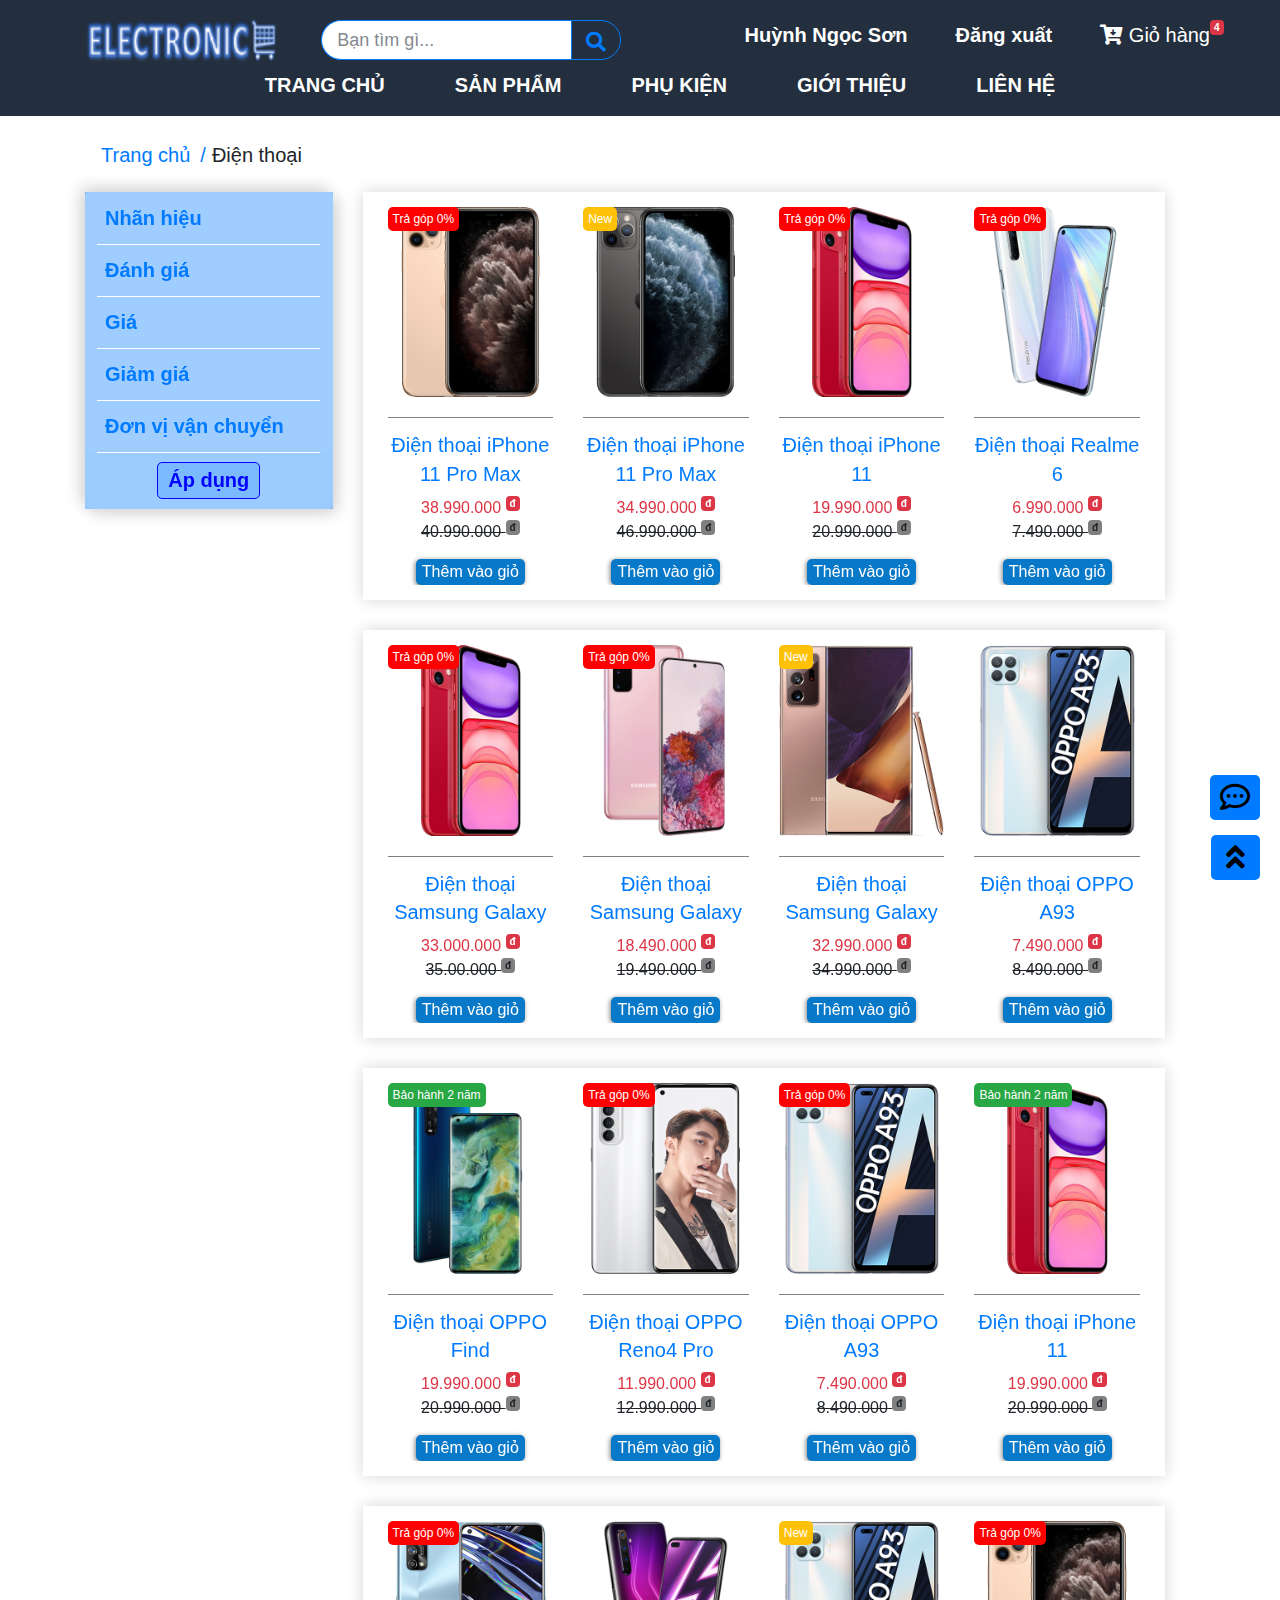
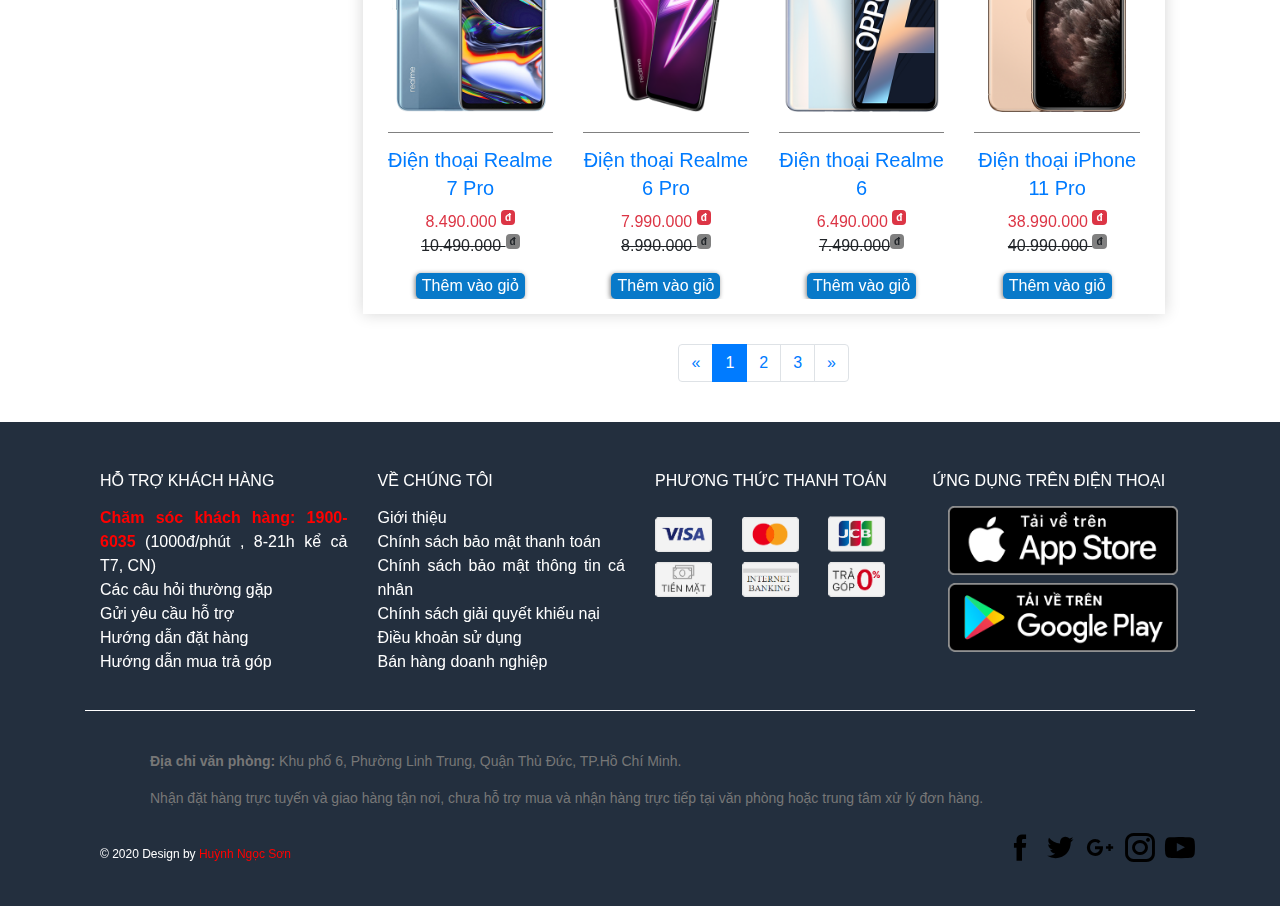
<file: sanpham.html>
<!DOCTYPE html>
<html lang="zxx">
<head>

	<title>Trang sản phẩm</title>
	
	<meta name="viewport" content="width=device-width, initial-scale=1">
	<meta http-equiv="Content-Type" content="text/html; charset=utf-8">  
	
	<link rel="stylesheet" href="Resources/css/myStyle.css">   
	<link rel="stylesheet" href="Resources/fontawesome/css/all.min.css">    

	<link rel="stylesheet" href="https://maxcdn.bootstrapcdn.com/bootstrap/4.5.2/css/bootstrap.min.css"> 
	<script src="https://maxcdn.bootstrapcdn.com/bootstrap/4.5.2/js/bootstrap.min.js"></script>
	<script src="https://ajax.googleapis.com/ajax/libs/jquery/3.5.1/jquery.min.js"></script>
		
	<script src="Resources/js/myJS.js"></script>

</head>  


<body> 
	 
	<!-- Header -->
	<div>
		<!-- my-Header -->
		<div class="my-head container-fluid">
			<!-- Header-Top-Bar  -->
			<div class="container d-flex justify-content-start align-items-start my-header">
				<a href="index.html">
					<img src="Resources/myImages/logo.png" alt="Logo" class="my-logo">
				</a>
				<form action="" class="d-inline-block my-form">
					<div class="search row my-row">
						<input type="text" placeholder="Bạn tìm gì..." class="my-search-text col-10">
						<a class="btn btn-outline-primary col-2 my-search-button" style="height: 40px;">
							<i class="fa fa-search"></i>
						</a>
					</div>
				</form>
				<div class="my-header-right d-flex justify-content-center align-items-center">
					<a href="thongtinkhachang.html" class="ml-5 my-header-right-item my-header-right-item2 my-active"><strong>Huỳnh Ngọc Sơn</strong></a>  
					<a href="thongtinkhachang.html" class="ml-2 mt-5 my-header-right-item my-header-right-item2 my-user-responsive">
						<img src="Resources/myImages/user-s.png" alt="Huỳnh Ngọc Sơn" style="width: 40px;top: 25px;position: absolute;" >
					</a> 
					<a href="login.html" class="ml-5 my-header-right-item my-header-right-item2 my-res-a my-active"><strong>Đăng xuất</strong></a>
					<a href="login.html" class="ml-2 mt-5 my-header-right-item my-header-right-item2 my-res-a my-user-responsive" >
						<img src="Resources/myImages/user-s-logout.png" alt="Huỳnh Ngọc Sơn" class="ml-1" style="width: 40px;top: 25px;position: absolute;">
					</a>
					<a href="giohang.html" class="ml-5 my-header-right-item my-giohang my-lg">
						<i class="fa fa-cart-arrow-down" aria-hidden="true"></i>
						Giỏ hàng
						<span class="badge badge-danger my-no">4</span>
					</a>
					<a href="giohang.html" class="ml-2 my-header-right-item my-giohang my-sm my-res-a" style="margin-right: 15px;margin-top:20px;">
						<i class="fa fa-cart-arrow-down" aria-hidden="true" style="right:5px;" ></i> 
						<span class="badge badge-danger my-no">4</span>
					</a>
				</div>
			</div>
			<!-- //Header-Top-Bar  -->


			<!-- Navigation --> 
			<div class="d-flex justify-content-center align-items-center Navigation"> 
				<ul class="my-nav d-flex justify-content-center my-nav-temp" id="my-navs">
					<li class="my-active">
						<a href="index.html">TRANG CHỦ</a>
					</li> 
					<li class="my-parent-2">
						<a href="sanpham.html">SẢN PHẨM <span></span></a>
						<div class="my-dropdow">
							<ul>
								<li>
									<a href="sanpham.html" class="li2">ĐIỆN THOẠI</a>
								</li>
								<li>
									<a href="sanpham.html" class="li2">LAPTOP</a>
								</li>
								<li>
									<a href="sanpham.html" class="li2">TABLET</a>
								</li>
								<li>
									<a href="sanpham.html" class="li2">SMART WATCH</a>
								</li>
							</ul>
						</div>
					</li>
					<li class="my-parent-2">
						<a href="phukien.html">PHỤ KIỆN</a>
						<div class="my-dropdow">
							<ul>
								<li>
									<a href="phukien.html" class="li2">PHỤ KIỆN ĐIỆN THOẠI</a>
								</li>
								<li>
									<a href="phukien.html" class="li2">PHỤ KIỆN LAPTOP</a>
								</li>
								<li>
									<a href="phukien.html" class="li2">PHỤ KIỆN TABLET</a>
								</li>
								<li>
									<a href="phukien.html" class="li2">PHỤ KIỆN SMART WATCH</a>
								</li>
							</ul>
						</div>
					</li>
					<li>
						<a href="gioithieu.html">GIỚI THIỆU</a>
					</li>
					<li>
						<a href="lienhe.html">LIÊN HỆ</a>
					</li>
				</ul>
				<a href="javascript:void(0);" style="font-size: 50px;" class="icon" id="btn-toggle">&#9776;</a>
			</div>
			<!-- //Navigation -->
			
		</div>

		<!-- end my-Header -->  

	</div>
	<!-- //Header --> 


  <!-- Render body -->
	<div class="ads-grid  py-sm-5 pt-4" style="padding-bottom:0px !important; padding-top: 0 !important;">
		<div class="container py-xl-4 py-lg-2">  

			<!-- Địa chỉ trang --> 
			<ol class="dia-chi" style="background-color: white; font-size: 20px;">
				<li><a href="index.html">Trang chủ</a></li> 
				<li class="active">Điện thoại</li>  
			</ol> 
			<!-- // Địa chỉ trang -->

			<div class="row content-san-pham">

				<!-- Lọc sản phẩm -->

				<div class="loc-content col-lg-3">
					<div class="wrapper-item">
						<div class="item">
							<button id="item-button-1" data-text="show-list-1" onclick="ShowSanPham(this)">Nhãn hiệu</button>
							<ul id="show-list-1">
								<li>
									<input type="checkbox" id="iPhone">
									<label for="iPhone">iPhone</label> 
								</li>
								<li>
									<input type="checkbox" id="SAMSUNG">
									<label for="SAMSUNG">SAMSUNG</label>
								</li>
								<li>
									<input type="checkbox" id="OPPO">
									<label for="OPPO">OPPO</label>
								</li>
								<li>
									<input type="checkbox" id="VIVO">
									<label for="VIVO">VIVO</label>
								</li>
								<li>
									<input type="checkbox" id="realme">
									<label for="realme">realme</label>
								</li>
								<li>
									<input type="checkbox" id="Nokia">
									<label for="Nokia">Nokia</label>
								</li>
								<li>
									<input type="checkbox" id="HUAWEI">
									<label for="HUAWEI">HUAWEI</label>
								</li>
								<li>
									<input type="checkbox" id="MOBELL">
									<label for="MOBELL">MOBELL</label>
								</li>
								<li>
									<input type="checkbox" id="ITEL">
									<label for="ITEL">ITEL</label>
								</li>
								<li>
									<input type="checkbox" id="MASSTEL">
									<label for="MASSTEL">MASSTEL</label>
								</li>
								<li>
									<input type="checkbox" id="XIAOMI">
									<label for="XIAOMI">XIAOMI</label>
								</li>
							</ul>
						</div>
						<div class="item">
							<button id="item-button-2" data-text="show-list-2" onclick="ShowSanPham(this)">Đánh giá</button> 
							<ul id="show-list-2" class="star-san-pham">
								<li>
									<input type="checkbox" class="checked" id="star-1">
									<label for="star-1">
										<i class="fa fa-star" aria-hidden="true"></i>
										<i class="fa fa-star" aria-hidden="true"></i>
										<i class="fa fa-star" aria-hidden="true"></i>
										<i class="fa fa-star" aria-hidden="true"></i>
										<i class="fa fa-star" aria-hidden="true"></i>
										<span>5.0</span>
									</label>
								</li>
								<li>
									<input type="checkbox" class="checked" id="star-2">
									<label for="star-2">
										<i class="fa fa-star" aria-hidden="true"></i>
										<i class="fa fa-star" aria-hidden="true"></i>
										<i class="fa fa-star" aria-hidden="true"></i>
										<i class="fa fa-star" aria-hidden="true"></i>
										<span>4.0</span>
									</label>
								</li>
								<li>
									<input type="checkbox" class="checked" id="star-3">
									<label for="star-3">
										<i class="fa fa-star" aria-hidden="true"></i>
										<i class="fa fa-star" aria-hidden="true"></i>
										<i class="fa fa-star" aria-hidden="true"></i>
										<span>3.0</span>
									</label>
								</li>
								<li>
									<input type="checkbox" class="checked" id="star-4">
									<label for="star-4">
										<i class="fa fa-star" aria-hidden="true"></i>
										<i class="fa fa-star" aria-hidden="true"></i>
										<span>2.0</span>
									</label>
								</li>
								<li>
									<input type="checkbox" class="checked" id="star-5">
									<label for="star-5">
										<i class="fa fa-star" aria-hidden="true"></i>
										<span>1.0</span>
									</label>
								</li>
							</ul>
						</div>
						<div class="item">
							<button id="item-button-3" data-text="show-list-3" onclick="ShowSanPham(this)">Giá</button> 
							<div class="wrapper-gia" id="show-list-3">
								<div class="item-list item-gia" >
									<input type="text" placeholder="Tối thiểu"> -
									<input type="text" placeholder="Tối đa">
							   </div>
							</div>
						</div>
						<div class="item">
							<button id="item-button-4" data-text="show-list-4" onclick="ShowSanPham(this)">Giảm giá</button> 
							<ul id="show-list-4">
								<li>
									<input type="checkbox" id="giam-gia-1">
									<label for="giam-gia-1">5% trở lên</label>
								</li>
								<li>
									<input type="checkbox" id="giam-gia-2">
									<label for="giam-gia-2">10% trở lên</label>
								</li>
								<li>
									<input type="checkbox" id="giam-gia-3">
									<label for="giam-gia-3">20% trở lên</label>
								</li>
								<li>
									<input type="checkbox" id="giam-gia-4">
									<label for="giam-gia-4">30% trở lên</label>
								</li>
								<li>
									<input type="checkbox" id="giam-gia-5">
									<label for="giam-gia-5">50% trở lên</label>
								</li>
								<li>
									<input type="checkbox" id="giam-gia-6">
									<label for="giam-gia-6">60% trở lên</label>
								</li>
							</ul>
						</div>
						<div class="item">
							<button id="item-button-5" data-text="show-list-5" onclick="ShowSanPham(this)">Đơn vị vận chuyển</button>  
							<ul id="show-list-5">
								<li>
									<input type="checkbox" id="giao-hang-1">
									<label for="giao-hang-1">Giao Hàng Tiết Kiệm</label>
								</li> 
								<li>
									<input type="checkbox" id="giao-hang-2">
									<label for="giao-hang-2">Giao Hàng nhanh</label>
								</li> 
								<li>
									<input type="checkbox" id="giao-hang-3">
									<label for="giao-hang-3">Viettel Post</label>
								</li> 
								<li>
									<input type="checkbox" id="giao-hang-4">
									<label for="giao-hang-4">NowShip</label>
								</li> 
								<li>
									<input type="checkbox" id="giao-hang-5">
									<label for="giao-hang-5">Ninja Van</label>
								</li> 
							</ul>
						</div>
						<div class="item text-center" style="background-color: rgba(0, 123, 255, 0.39);">
							<button class="submit-ap-dung">Áp dụng</button>
						</div>
					</div>
				</div> 
 


				<!-- Danh sách các sản phẩm --> 
				<div class="col-lg-9">
					<div class="wrapper">		 
						
						<div class="px-sm-1 px-1 py-sm-5">
							<div class="row">
								<div class="col-md-3 col-6 div-img-hover">
									<div> 
										<div class="text-center wrap-img-sp">
											<img src="Resources/myImages/s1.png" class="img-hover" alt="">
											<div class="xem-chi-tiet"> 
												<a href="chitietsanpham.html">Xem chi tiết</a> 
											</div>
											<span class="product-new-top">Trả góp 0%</span>
										</div>
										<div class="text-center mt-2">
											<h4 class="pt-1 ten-san-pham">
												<a href="single.html">Điện thoại iPhone 11 Pro Max</a>
											</h4>
											<div class="mt-2 text-center mb-0">
												<p class="text-center mx-auto text-danger mb-0">38.990.000 
													<span class="VND badge badge-danger" 
														style="vertical-align: top; font-size: 10px;">đ
													</span> 
												</p>
												<del class="text-center">40.990.000 <span class="VND badge badge-default" style="vertical-align: top; font-size: 10px; background-color: gray;">đ</span></del>
											</div>  
											<button class="btn-them">Thêm vào giỏ</button>
										</div>
									</div>
								</div>
								<div class="col-md-3 col-6 div-img-hover">
									<div> 
										<div class="text-center wrap-img-sp">
											<img src="Resources/myImages/s2.png" class="img-hover" alt="">
											<div class="xem-chi-tiet"> 
												<a href="chitietsanpham.html">Xem chi tiết</a> 
											</div>
											<span class="product-new-top bg-warning">New</span>
										</div>
										<div class="text-center mt-2">
											<h4 class="pt-1 ten-san-pham">
												<a href="single.html">Điện thoại iPhone 11 Pro Max</a>
											</h4>
											<div class="mt-2 text-center mb-0">
												<p class="text-center mx-auto text-danger mb-0">34.990.000 
													<span class="VND badge badge-danger" 
														style="vertical-align: top; font-size: 10px;">đ
													</span> 
												</p>
												<del class="text-center">46.990.000 <span class="VND badge badge-default" style="vertical-align: top; font-size: 10px; background-color: gray;">đ</span></del>
											</div>  
											<button class="btn-them">Thêm vào giỏ</button>
										</div>
									</div>
								</div>
								<div class="col-md-3 col-6 div-img-hover">
									<div> 
										<div class="text-center wrap-img-sp">
											<img src="Resources/myImages/s3.png" class="img-hover" alt="">
											<div class="xem-chi-tiet"> 
												<a href="chitietsanpham.html">Xem chi tiết</a> 
											</div>
											<span class="product-new-top">Trả góp 0%</span>
										</div>
										<div class="text-center mt-2">
											<h4 class="pt-1 ten-san-pham">
												<a href="single.html">Điện thoại iPhone 11</a>
											</h4>
											<div class="mt-2 text-center mb-0">
												<p class="text-center mx-auto text-danger mb-0">19.990.000 
													<span class="VND badge badge-danger" 
														style="vertical-align: top; font-size: 10px;">đ
													</span> 
												</p>
												<del class="text-center">20.990.000 <span class="VND badge badge-default" style="vertical-align: top; font-size: 10px; background-color: gray;">đ</span></del>
											</div>  
											<button class="btn-them">Thêm vào giỏ</button>
										</div>
									</div>
								</div> 
								<div class="col-md-3 col-6 div-img-hover">
									<div> 
										<div class="text-center wrap-img-sp">
											<img src="Resources/myImages/s12.png" class="img-hover" alt="">
											<div class="xem-chi-tiet"> 
												<a href="chitietsanpham.html">Xem chi tiết</a> 
											</div>
											<span class="product-new-top">Trả góp 0%</span>
										</div>
										<div class="text-center mt-2">
											<h4 class="pt-1 ten-san-pham">
												<a href="single.html">Điện thoại Realme 6</a>
											</h4>
											<div class="mt-2 text-center mb-0">
												<p class="text-center mx-auto text-danger mb-0">6.990.000 
													<span class="VND badge badge-danger" 
														style="vertical-align: top; font-size: 10px;">đ
													</span> 
												</p>
												<del class="text-center">7.490.000 <span class="VND badge badge-default" style="vertical-align: top; font-size: 10px; background-color: gray;">đ</span></del>
											</div>  
											<button class="btn-them">Thêm vào giỏ</button>
										</div>
									</div>
								</div>  
							</div>
						</div>
						
						<div class="px-sm-1 px-1 py-sm-5">
							<div class="row">
								<div class="col-md-3 col-6 div-img-hover">
									<div> 
										<div class="text-center wrap-img-sp">
											<img src="Resources/myImages/s3.png" class="img-hover" alt="">
											<div class="xem-chi-tiet"> 
												<a href="chitietsanpham.html">Xem chi tiết</a> 
											</div>
											<span class="product-new-top">Trả góp 0%</span>
										</div>
										<div class="text-center mt-2">
											<h4 class="pt-1 ten-san-pham">
												<a href="single.html">Điện thoại Samsung Galaxy</a>
											</h4>
											<div class="mt-2 text-center mb-0">
												<p class="text-center mx-auto text-danger mb-0">33.000.000 
													<span class="VND badge badge-danger" 
														style="vertical-align: top; font-size: 10px;">đ
													</span> 
												</p>
												<del class="text-center">35.00.000 <span class="VND badge badge-default" style="vertical-align: top; font-size: 10px; background-color: gray;">đ</span></del>
											</div>  
											<button class="btn-them">Thêm vào giỏ</button>
										</div>
									</div>
								</div>
								<div class="col-md-3 col-6 div-img-hover">
									<div> 
										<div class="text-center wrap-img-sp">
											<img src="Resources/myImages/s5.png" class="img-hover" alt="">
											<div class="xem-chi-tiet"> 
												<a href="chitietsanpham.html">Xem chi tiết</a> 
											</div>
											<span class="product-new-top">Trả góp 0%</span>
										</div>
										<div class="text-center mt-2">
											<h4 class="pt-1 ten-san-pham">
												<a href="single.html">Điện thoại Samsung Galaxy</a>
											</h4>
											<div class="mt-2 text-center mb-0">
												<p class="text-center mx-auto text-danger mb-0">18.490.000
													<span class="VND badge badge-danger" 
														style="vertical-align: top; font-size: 10px;">đ
													</span> 
												</p>
												<del class="text-center">19.490.000 <span class="VND badge badge-default" style="vertical-align: top; font-size: 10px; background-color: gray;">đ</span></del>
											</div>  
											<button class="btn-them">Thêm vào giỏ</button>
										</div>
									</div>
								</div>
								<div class="col-md-3 col-6 div-img-hover">
									<div> 
										<div class="text-center wrap-img-sp">
											<img src="Resources/myImages/s6.png" class="img-hover" alt="">
											<div class="xem-chi-tiet"> 
												<a href="chitietsanpham.html">Xem chi tiết</a> 
											</div>
											<span class="product-new-top bg-warning">New</span>
										</div>
										<div class="text-center mt-2">
											<h4 class="pt-1 ten-san-pham">
												<a href="single.html">Điện thoại Samsung Galaxy</a>
											</h4>
											<div class="mt-2 text-center mb-0">
												<p class="text-center mx-auto text-danger mb-0">32.990.000 
													<span class="VND badge badge-danger" 
														style="vertical-align: top; font-size: 10px;">đ
													</span> 
												</p>
												<del class="text-center">34.990.000 <span class="VND badge badge-default" style="vertical-align: top; font-size: 10px; background-color: gray;">đ</span></del>
											</div>  
											<button class="btn-them">Thêm vào giỏ</button>
										</div>
									</div>
								</div> 
								<div class="col-md-3 col-6 div-img-hover">
									<div> 
										<div class="text-center wrap-img-sp">
											<img src="Resources/myImages/s9.png" class="img-hover" alt="">
											<div class="xem-chi-tiet"> 
												<a href="chitietsanpham.html">Xem chi tiết</a> 
											</div> 
										</div>
										<div class="text-center mt-2">
											<h4 class="pt-1 ten-san-pham">
												<a href="single.html">Điện thoại OPPO A93</a>
											</h4>
											<div class="mt-2 text-center mb-0">
												<p class="text-center mx-auto text-danger mb-0">7.490.000
													<span class="VND badge badge-danger" 
														style="vertical-align: top; font-size: 10px;">đ
													</span> 
												</p>
												<del class="text-center">8.490.000 <span class="VND badge badge-default" style="vertical-align: top; font-size: 10px; background-color: gray;">đ</span></del>
											</div>  
											<button class="btn-them">Thêm vào giỏ</button>
										</div>
									</div>
								</div>  
							</div>
						</div> 
						
						<div class="px-sm-1 px-1 py-sm-5">
							<div class="row">
								<div class="col-md-3 col-6 div-img-hover">
									<div> 
										<div class="text-center wrap-img-sp">
											<img src="Resources/myImages/s7.png" class="img-hover" alt="">
											<div class="xem-chi-tiet"> 
												<a href="chitietsanpham.html">Xem chi tiết</a> 
											</div>
											<span class="product-new-top bg-success">Bảo hành 2 năm</span>
										</div>
										<div class="text-center mt-2">
											<h4 class="pt-1 ten-san-pham">
												<a href="single.html">Điện thoại OPPO Find</a>
											</h4>
											<div class="mt-2 text-center mb-0">
												<p class="text-center mx-auto text-danger mb-0">19.990.000 
													<span class="VND badge badge-danger" 
														style="vertical-align: top; font-size: 10px;">đ
													</span> 
												</p>
												<del class="text-center">20.990.000  <span class="VND badge badge-default" style="vertical-align: top; font-size: 10px; background-color: gray;">đ</span></del>
											</div>  
											<button class="btn-them">Thêm vào giỏ</button>
										</div>
									</div>
								</div>
								<div class="col-md-3 col-6 div-img-hover">
									<div> 
										<div class="text-center wrap-img-sp">
											<img src="Resources/myImages/s8.png" class="img-hover" alt="">
											<div class="xem-chi-tiet"> 
												<a href="chitietsanpham.html">Xem chi tiết</a> 
											</div>
											<span class="product-new-top">Trả góp 0%</span>
										</div>
										<div class="text-center mt-2">
											<h4 class="pt-1 ten-san-pham">
												<a href="single.html">Điện thoại OPPO Reno4 Pro</a>
											</h4>
											<div class="mt-2 text-center mb-0">
												<p class="text-center mx-auto text-danger mb-0">11.990.000
													<span class="VND badge badge-danger" 
														style="vertical-align: top; font-size: 10px;">đ
													</span> 
												</p>
												<del class="text-center">12.990.000 <span class="VND badge badge-default" style="vertical-align: top; font-size: 10px; background-color: gray;">đ</span></del>
											</div>  
											<button class="btn-them">Thêm vào giỏ</button>
										</div>
									</div>
								</div>
								<div class="col-md-3 col-6 div-img-hover">
									<div> 
										<div class="text-center wrap-img-sp">
											<img src="Resources/myImages/s9.png" class="img-hover" alt="">
											<div class="xem-chi-tiet"> 
												<a href="chitietsanpham.html">Xem chi tiết</a> 
											</div>
											<span class="product-new-top">Trả góp 0%</span>
										</div>
										<div class="text-center mt-2">
											<h4 class="pt-1 ten-san-pham">
												<a href="single.html">Điện thoại OPPO A93</a>
											</h4>
											<div class="mt-2 text-center mb-0">
												<p class="text-center mx-auto text-danger mb-0">7.490.000 
													<span class="VND badge badge-danger" 
														style="vertical-align: top; font-size: 10px;">đ
													</span> 
												</p>
												<del class="text-center">8.490.000 <span class="VND badge badge-default" style="vertical-align: top; font-size: 10px; background-color: gray;">đ</span></del>
											</div>  
											<button class="btn-them">Thêm vào giỏ</button>
										</div>
									</div>
								</div> 
								<div class="col-md-3 col-6 div-img-hover">
									<div> 
										<div class="text-center wrap-img-sp">
											<img src="Resources/myImages/s3.png" class="img-hover" alt="">
											<div class="xem-chi-tiet"> 
												<a href="chitietsanpham.html">Xem chi tiết</a> 
											</div>
											<span class="product-new-top bg-success">Bảo hành 2 năm</span>
										</div>
										<div class="text-center mt-2">
											<h4 class="pt-1 ten-san-pham">
												<a href="single.html">Điện thoại iPhone 11</a>
											</h4>
											<div class="mt-2 text-center mb-0">
												<p class="text-center mx-auto text-danger mb-0">19.990.000
													<span class="VND badge badge-danger" 
														style="vertical-align: top; font-size: 10px;">đ
													</span> 
												</p>
												<del class="text-center">20.990.000 <span class="VND badge badge-default" style="vertical-align: top; font-size: 10px; background-color: gray;">đ</span></del>
											</div>  
											<button class="btn-them">Thêm vào giỏ</button>
										</div>
									</div>
								</div>  
							</div>
						</div>  
						
						<div class="px-sm-1 px-1 py-sm-5">
							<div class="row">
								<div class="col-md-3 col-6 div-img-hover">
									<div> 
										<div class="text-center wrap-img-sp">
											<img src="Resources/myImages/s10.png" class="img-hover" alt="">
											<div class="xem-chi-tiet"> 
												<a href="chitietsanpham.html">Xem chi tiết</a> 
											</div>
											<span class="product-new-top">Trả góp 0%</span>
										</div>
										<div class="text-center mt-2">
											<h4 class="pt-1 ten-san-pham">
												<a href="single.html">Điện thoại Realme 7 Pro</a>
											</h4>
											<div class="mt-2 text-center mb-0">
												<p class="text-center mx-auto text-danger mb-0">8.490.000 
													<span class="VND badge badge-danger" 
														style="vertical-align: top; font-size: 10px;">đ
													</span> 
												</p>
												<del class="text-center">10.490.000  <span class="VND badge badge-default" style="vertical-align: top; font-size: 10px; background-color: gray;">đ</span></del>
											</div>  
											<button class="btn-them">Thêm vào giỏ</button>
										</div>
									</div>
								</div>
								<div class="col-md-3 col-6 div-img-hover">
									<div> 
										<div class="text-center wrap-img-sp">
											<img src="Resources/myImages/s11.png" class="img-hover" alt="">
											<div class="xem-chi-tiet"> 
												<a href="chitietsanpham.html">Xem chi tiết</a> 
											</div> 
										</div>
										<div class="text-center mt-2">
											<h4 class="pt-1 ten-san-pham">
												<a href="single.html">Điện thoại Realme 6 Pro</a>
											</h4>
											<div class="mt-2 text-center mb-0">
												<p class="text-center mx-auto text-danger mb-0">7.990.000 
													<span class="VND badge badge-danger" 
														style="vertical-align: top; font-size: 10px;">đ
													</span> 
												</p>
												<del class="text-center">8.990.000  <span class="VND badge badge-default" style="vertical-align: top; font-size: 10px; background-color: gray;">đ</span></del>
											</div>  
											<button class="btn-them">Thêm vào giỏ</button>
										</div>
									</div>
								</div>
								<div class="col-md-3 col-6 div-img-hover">
									<div> 
										<div class="text-center wrap-img-sp">
											<img src="Resources/myImages/s9.png" class="img-hover" alt="">
											<div class="xem-chi-tiet"> 
												<a href="chitietsanpham.html">Xem chi tiết</a> 
											</div>
											<span class="product-new-top bg-warning">New</span>
										</div>
										<div class="text-center mt-2">
											<h4 class="pt-1 ten-san-pham">
												<a href="single.html">Điện thoại Realme 6</a>
											</h4>
											<div class="mt-2 text-center mb-0">
												<p class="text-center mx-auto text-danger mb-0">6.490.000
													<span class="VND badge badge-danger" 
														style="vertical-align: top; font-size: 10px;">đ
													</span> 
												</p>
												<del class="text-center">7.490.000<span class="VND badge badge-default" style="vertical-align: top; font-size: 10px; background-color: gray;">đ</span></del>
											</div>  
											<button class="btn-them">Thêm vào giỏ</button>
										</div>
									</div>
								</div> 
								<div class="col-md-3 col-6 div-img-hover">
									<div> 
										<div class="text-center wrap-img-sp">
											<img src="Resources/myImages/s1.png" class="img-hover" alt="">
											<div class="xem-chi-tiet"> 
												<a href="chitietsanpham.html">Xem chi tiết</a> 
											</div>
											<span class="product-new-top">Trả góp 0%</span>
										</div>
										<div class="text-center mt-2">
											<h4 class="pt-1 ten-san-pham">
												<a href="single.html">Điện thoại iPhone 11 Pro</a>
											</h4>
											<div class="mt-2 text-center mb-0">
												<p class="text-center mx-auto text-danger mb-0">38.990.000
													<span class="VND badge badge-danger" 
														style="vertical-align: top; font-size: 10px;">đ
													</span> 
												</p>
												<del class="text-center">40.990.000 <span class="VND badge badge-default" style="vertical-align: top; font-size: 10px; background-color: gray;">đ</span></del>
											</div>  
											<button class="btn-them">Thêm vào giỏ</button>
										</div>
									</div>
								</div>  
							</div>
						</div>   
						
					</div>
					<nav aria-label="Page navigation example">
						<ul class="pagination justify-content-center">
						  <li class="page-item">
							<a class="page-link" href="sanpham.html" aria-label="Previous">
							  <span aria-hidden="true">&laquo;</span>
							</a>
						  </li>
						  <li class="page-item active"><a class="page-link" href="sanpham.html">1</a></li>
						  <li class="page-item"><a class="page-link" href="sanpham.html">2</a></li>
						  <li class="page-item"><a class="page-link" href="sanpham.html">3</a></li>
						  <li class="page-item">
							<a class="page-link" href="sanpham.html" aria-label="Next">
							  <span aria-hidden="true">&raquo;</span>
							</a>
						  </li>
						</ul>
					  </nav>
				</div>
				<!-- // Danh sách các sản phẩm -->


		</div>
	</div>

	<!-- Thông báo thêm sản phẩm -->
	<div class="container-modal">
		<div class="my-modal">
			<div class="modal-header d-flex">
				<div class="modal-header-text mr-auto">Thông báo</div>
				<button class="modal-close ml-auto btn btn-warning">Đóng</button>
			</div> 
			<div class="modal-text lead">Bạn đã thêm sản phẩm vào giỏ hàng thành công!</div>
		</div> 
		
		<script>
			$(document).ready(()=>{
				$('.btn-submit').click(()=>{
					$('.my-modal').slideDown(400);
				})

				$('.modal-close').click(()=>{
					$('.my-modal').slideUp(400);
				})
			})
		</script>
		
	</div>
	<!-- // Thông báo thêm sản phẩm -->

  <!-- End Render body --> 

	<!-- Footer -->
	<div class="footer pt-4">
		<div class="row">

			<div class="col-md-3 my-mb">
				<ul>
					<span class="my-caption-f">HỖ TRỢ KHÁCH HÀNG</span>
					<br> 
					<li>
						<a href="#">
							<span class="hotline">Chăm sóc khách hàng: 1900-6035 </span> (1000đ/phút , 8-21h kể cả T7, CN)
						</a>
					</li>
					<li><a href="#">Các câu hỏi thường gặp</a></li>
					<li><a href="#">Gửi yêu cầu hỗ trợ</a></li>
					<li><a href="#">Hướng dẫn đặt hàng</a></li>
					<li><a href="#">Hướng dẫn mua trả góp</a></li>
				</ul>
			</div>

			<div class="col-md-3 my-mb">
				<ul>
					<span class="my-caption-f">VỀ CHÚNG TÔI</span>
					<br> 
					<li><a href="gioithieu.html">Giới thiệu</a></li>
					<li><a href="#">Chính sách bảo mật thanh toán</a></li>
					<li><a href="#">Chính sách bảo mật thông tin cá nhân</a></li>
					<li><a href="#">Chính sách giải quyết khiếu nại</a></li>
					<li><a href="#">Điều khoản sử dụng</a></li>
					<li><a href="#">Bán hàng doanh nghiệp</a></li>
				</ul>
			</div>

			<div class="col-md-3 my-mb">
				<div>
					<span class="my-caption-f">PHƯƠNG THỨC THANH TOÁN</span>
					<br> 
					<div class="cols">
						<div class="cols-2">
							<a href="#">
								<img src="Resources/myImages/p1.png" class="my-icon-f" alt="">
							</a>
						</div>
						<div class="cols-2">
							<a href="#">
								<img src="Resources/myImages/p2.png" class="my-icon-f" alt="">
							</a>
						</div>
						<div class="cols-2">
							<a href="#">
								<img src="Resources/myImages/p3.png" class="my-icon-f" alt="">
							</a>
						</div>
						<div class="cols-2">
							<a href="#">
								<img src="Resources/myImages/p4.png" class="my-icon-f" alt="">
							</a>
						</div>
						<div class="cols-2">
							<a href="#">
								<img src="Resources/myImages/p5.png" class="my-icon-f" alt="">
							</a>
						</div>
						<div class="cols-2">
							<a href="#">
								<img src="Resources/myImages/p6.png" class="my-icon-f" alt="">
							</a>
						</div>
					</div>
				</div>
			</div>

			<div class="col-md-3 my-mb">
				<ul>
					<span class="my-caption-f">ỨNG DỤNG TRÊN ĐIỆN THOẠI</span>
					<br> 
					<div class="my-ap">
						<div class="col-12 my-app-img">
							<a href="#" class="d-block">
                                <img src="Resources/myImages/app1.png" style="width: 230px;" class="my-icon-f" alt="">
                            </a>
						</div>
						<div class="col-12 my-app-img mt-2">
							<a href="#">
								<img src="Resources/myImages/app2.png" style="width: 230px;" class="my-icon-f" alt="">
							</a>
						</div>
					</div>
				</ul>
			</div>

			<div class="clearfix"></div>

		</div>
	</div>
	<!-- //Footer -->

	<!-- Font icon facebook, instagram, googleapis, twitter, youtube vi fontawesome khong dung duoc -->
	<link rel="stylesheet" href="Resources/fontawesome/myFont/icofont/icofont.min.css">
	
	<!--Địa chỉ-->
	<div class="my-footer">
		<p class="my-dia-chi"><span>Địa chỉ văn phòng:</span> Khu phố 6, Phường Linh Trung, Quận Thủ Đức, TP.Hồ Chí Minh.
		</p>
		<p class="my-dia-chi mb-3">Nhận đặt hàng trực tuyến và giao hàng tận nơi, chưa hỗ trợ mua và nhận hàng trực tiếp tại
			văn phòng hoặc trung tâm xử lý đơn hàng.</p>
		<div class="row">
			<div class="col-6 pr-0">
				<p style="color: #ffffff !important;" class="my-copy">© 2020 Design by <a href="javascript:void(0)"
						target="=_blank" style="color: #ff0000 !important;">
						Huỳnh Ngọc Sơn </a></p>
			</div>
			<div class="col-6 pr-0">
				<div>
					<ul class="social-icons d-flex justify-content-end align-items-center">
						<li>
							<a href="#" class="facebook" title="Facebook">
								<i class="icofont-facebook my-facebook my-icon-f" aria-hidden="true"></i> 
							</a>
						</li>
						<li>
							<a href="#" class="twitter" title="Twitter">
								<i class="icofont-twitter my-twitter my-icon-f" aria-hidden="true"></i> 
							</a>
						</li>
						<li>
							<a href="#" class="googleplus" title="Google">
								<i class="icofont-google-plus my-google my-icon-f" aria-hidden="true"></i> 
							</a>
						</li>
						<li>
							<a href="#" class="instagram wthree" title="Instagram">
								<i class="icofont-instagram my-instagram my-icon-f" aria-hidden="true"></i> 
							</a>
						</li>
						<li>
							<a href="#" class="youtube" title="youtube">
								<i class="icofont-youtube-play my-youtube my-icon-f" aria-hidden="true"></i> 
							</a>
						</li>
					</ul>
				</div>
			</div>
		</div>
		<div class="clearfix"></div>
	</div> 
	<!--// Địa chỉ-->
  

	<!-- Chatbox --> 
	<div>
		<div class="message-dialog message-hiden">
			<div class="mess-header d-flex align-items-center" style="box-shadow: 0 1px 1px rgb(224, 224, 224);">
				<div class="mr-auto ml-3 mt-3 d-flex align-items-center">
					<img src="Resources/myImages/icon-amazon.png" alt="" class="mr-1" style="width:30px; height: 30px; border-radius:50%;">
					<span style="font-size: 18px;">Hỗ trợ online</span>
				</div>
				<div class="ml-0 mr-3 mt-1">
					<span class="icon-ho-top text-primary" style="cursor: pointer;"><i class="fas fa-video"></i></span>
					<span class="icon-ho-top text-primary" style="cursor: pointer;"><i class="fa fa-phone" aria-hidden="true"></i></i></span>
					<span class="message-minimize icon-ho-top text-primary" style="cursor: pointer;">X</span>
				</div>
			</div> 
			<div class="message-content px-2" style="overflow: auto;">

				<div class="message-text d-flex justify-content-start mt-3">
					<div style="width: 35px;"></div>
					<div class="message-comment w-75" >
						<div class="mess-one pt-1 pl-4 pr-4 pb-1" style="border-radius: 18px; border-bottom-left-radius: 0;background-color:rgb(224, 224, 224)">
							<p style="color: black !important; border:none; font-size:14px; margin-bottom:0;"> 
								Cảm ơn bạn đã cho phép chúng tôi cơ hội để hỗ trợ bạn.	<br>
							</p>
						</div>
					</div>
				</div>
				<div class="message-text d-flex justify-content-start mt-1">
					<div style="width: 35px;"></div>
					<div class="message-comment w-75" >
						<div class="mess-one pt-1 pl-4 pr-4 pb-1" style="border-radius: 18px; border-bottom-left-radius: 0;border-top-left-radius: 0;background-color:rgb(224, 224, 224)">
							<p style="color: black !important; border:none; font-size:14px;" class="mb-0"> 
								Cảm ơn bạn đã cho phép chúng tôi cơ hội để hỗ trợ bạn.	<br>
								Chào mừng bạn đến cửa hàng, Tìm những gì bạn thích ... ❤	<br>
							</p>
						</div>
					</div>
				</div>
				<div class="message-text d-flex justify-content-start mt-1">
					<a href="javascript:void(0)" class="mt-auto"><img src="Resources/myImages/icon-amazon.png" class="mt-auto mr-2" alt=""style="width:30px;height:auto; border-radius:50%;"></a>
					<div class="message-comment w-75" >
						<div class="mess-one pt-1 pl-4 pr-4 pb-1" style="border-radius: 18px;border-top-left-radius: 0; background-color:rgb(224, 224, 224)">
							<p style="color: black !important; border:none; font-size:14px;" class="mb-0">
								Tất cả các sản phẩm của chúng tôi là trong kho.	<br>
								Dịch vụ khách hàng Thời gian trực tuyến: 9 xuất 00 AM-18 00 00.❤	<br>
								Giới thiệu về Thời gian giao hàng Giao hàng 1-2 ngày, Nhận trong 7-15 ngày.❤ 	<br>
							</p>
						</div>
					</div>
				</div>
				<p class="mess-date text-center lead my-show-chat2" >17:50, 21 Tháng 10, 2020</p> 
	
				<div class="message-text justify-content-start mt-1 mess-hiden my-hiden my-show-chat1" style="position: relative; height: auto;">
					<div style="width: 400px;">
						<div class="message-comment w-75" style="margin-left: 60px;" >
							<div class="mess-one pt-1 pl-4 pr-4 pb-1" style="border-radius: 18px; background-color:rgb(224, 224, 224)">
								<p style="color: black !important; border:none; font-size:14px;" id="mess-hiden-text" class="mb-0">
									 
								</p>
							</div>
						</div> 
					</div> 

					<a href="javascript:void(0)" class="mt-auto" style="position: absolute; bottom: 0; right: -8px;">
						<img src="Resources/myImages/user-s.png" class="mt-auto mr-2" alt=""style="width:30px;height:auto; border-radius:50%;">
					</a>	
				</div>

				<p class="mess-date text-center lead mess-hiden my-hiden my-show-chat2" style="clear: both;" >17:50, 21 Tháng 10, 2020</p> 

				<div class="clearfix"></div>

				<script>
					$(window).ready(function(){
							$("#btn-send-mess").click(function() {
								var date = new Date();
								var text = $("#mess-text-current").val();
								$("#mess-text-current").val("");
								
								if( text != "") {
									$(".my-show-chat1").removeClass("my-hiden").addClass("d-flex");
									$(".my-show-chat2").removeClass("my-hiden").text(date.getMinutes() + ":" + date.getHours() + ", " + date.getDate() + " Tháng " + (date.getMonth() + 1) + ", " + date.getFullYear());
									$("#mess-hiden-text").text(text);

								}

						})
					})
				</script>

			</div>
			<div class="message-footer mt-auto d-flex px-2 justify-content-center align-items-center" style="height: 50px;box-shadow: 0 -1px 1px rgb(224, 224, 224);;">
				<a href="javascript:void(0)" class="icon-ho ml-2"><i class="fa fa-camera text-primary" aria-hidden="true" style="font-size: 30px;"></i></a>
				<a href="javascript:void(0)" class="icon-ho ml-2"><i class="fa fa-paperclip" aria-hidden="true" style="font-size: 30px;"></i></a>
				<input type="text" class="mx-1" style="width: 220px; padding:5px 10px;margin-bottom: 0px;background-color: rgb(224, 224, 224);color: black;font-size:14px; border-radius: 20px;" placeholder="Nhập nội dung bạn muốn gửi..." id="mess-text-current">
				<a href="javascript:void(0)" class="icon-ho ml-2" id="btn-send-mess"><i class="fa fa-paper-plane text-primary" aria-hidden="true" style="font-size: 30px"></i></a>  
			</div>
		</div>
		<div class="message-icon">
			<i class="far fa-comment-dots"></i>
		</div> 
	</div>
	<!-- Lên đầu trang -->
	<a href="#" class="len-dau-trang">  
		<i class="fa fa-angle-double-up" aria-hidden="true"></i>
	</a> 
	<!--//Chatbox --> 

</body> 
</html>
</file>
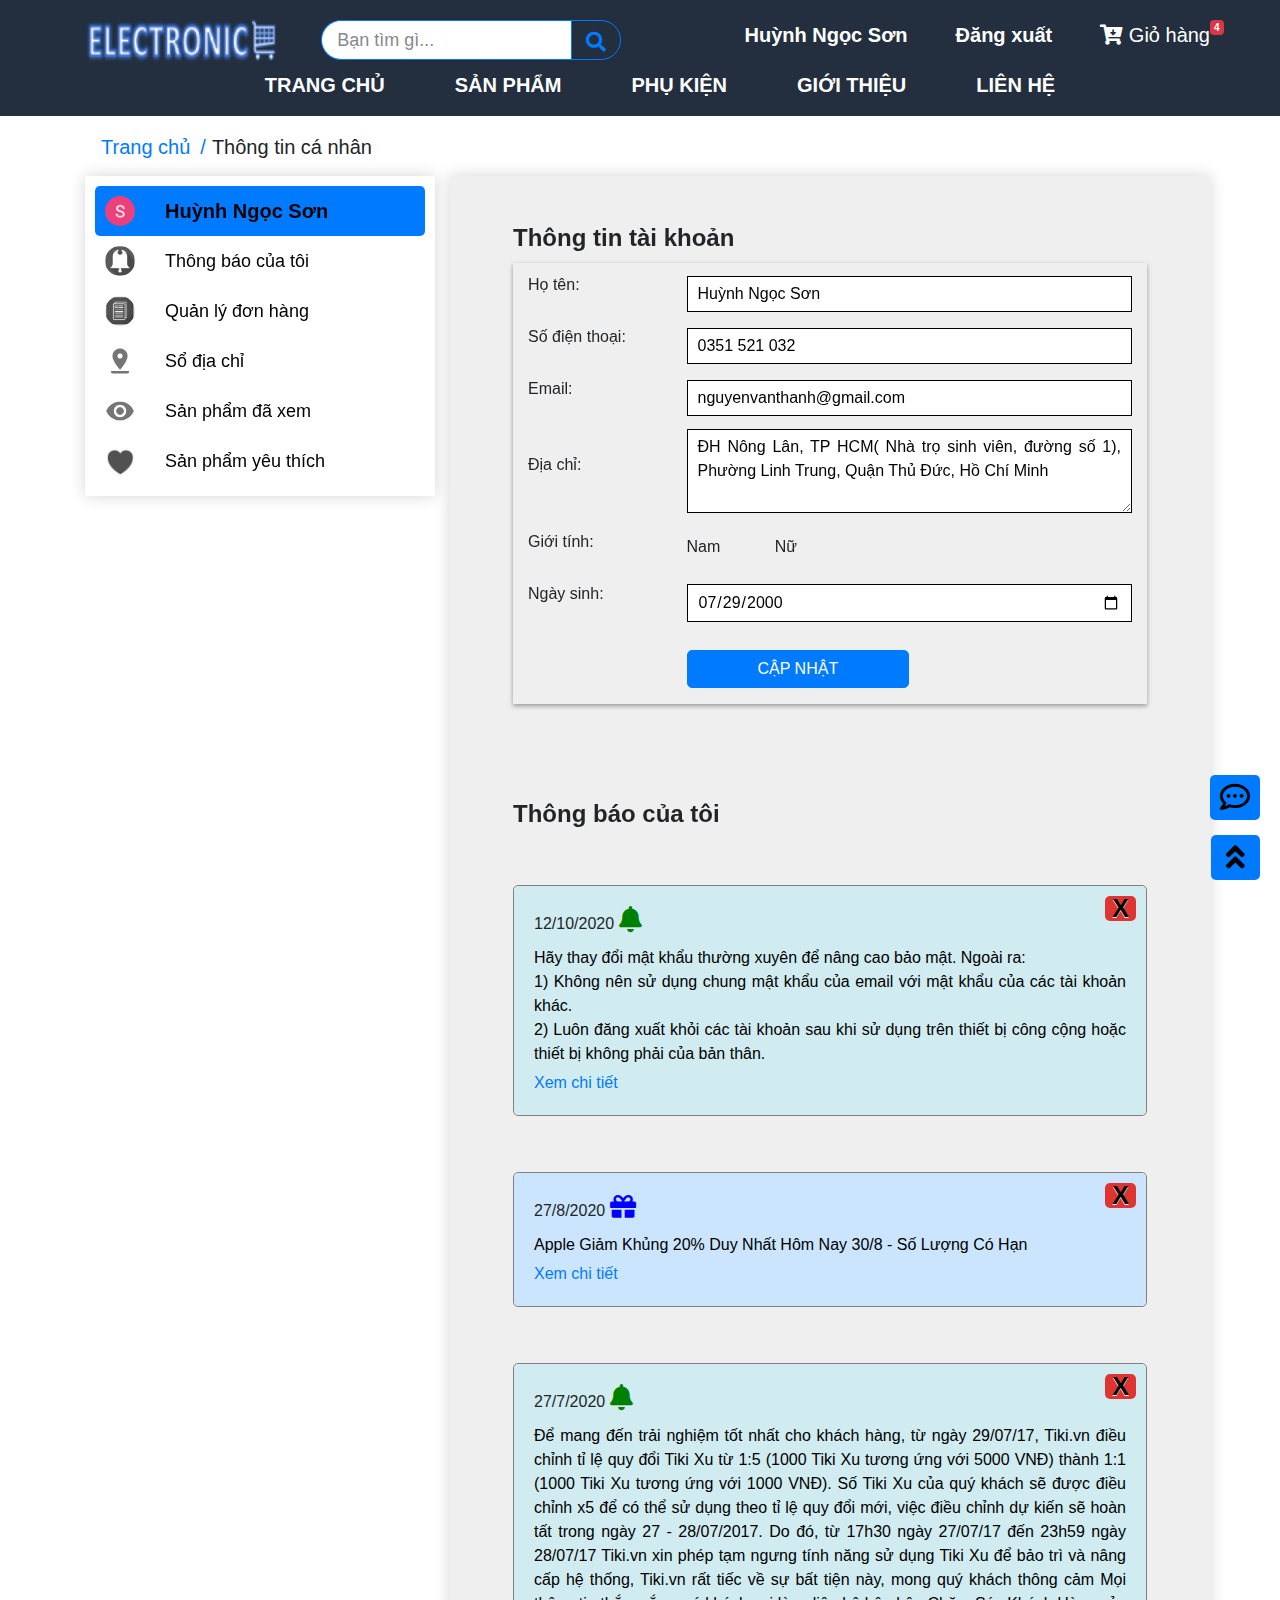
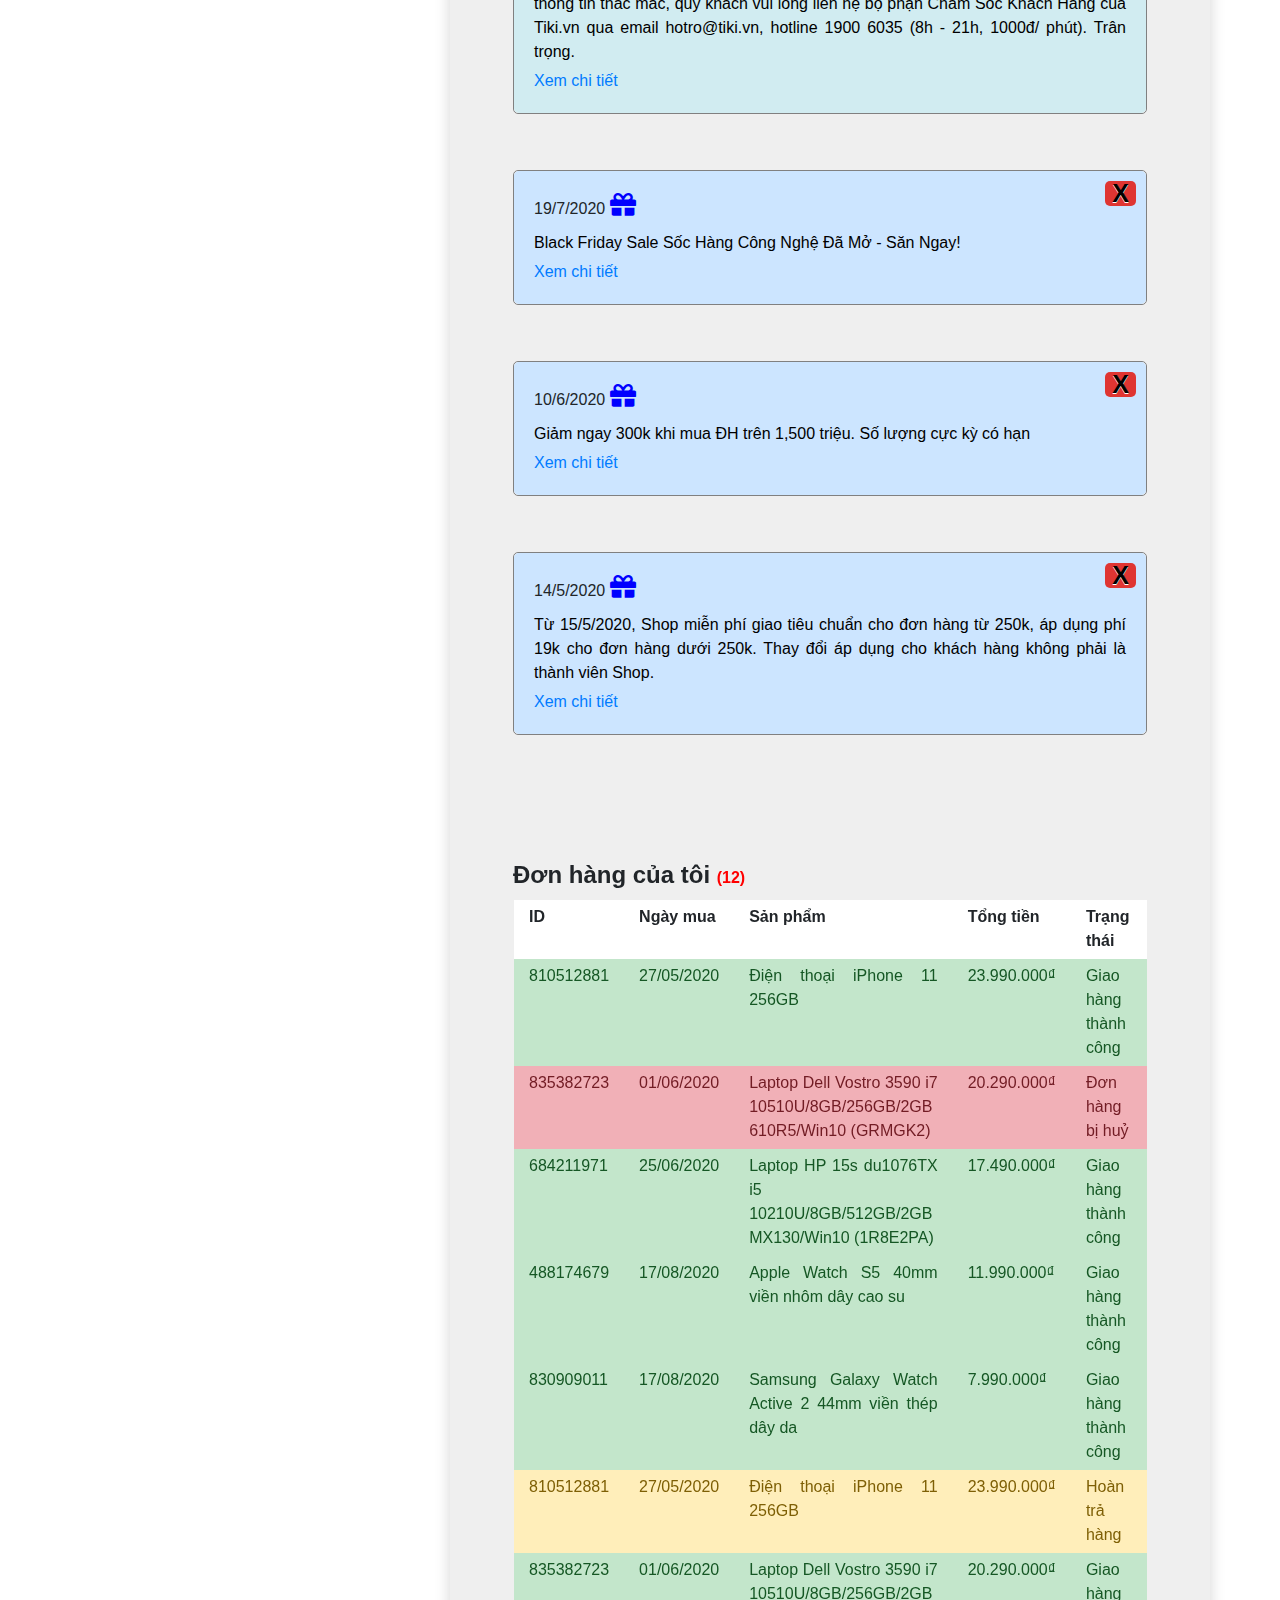
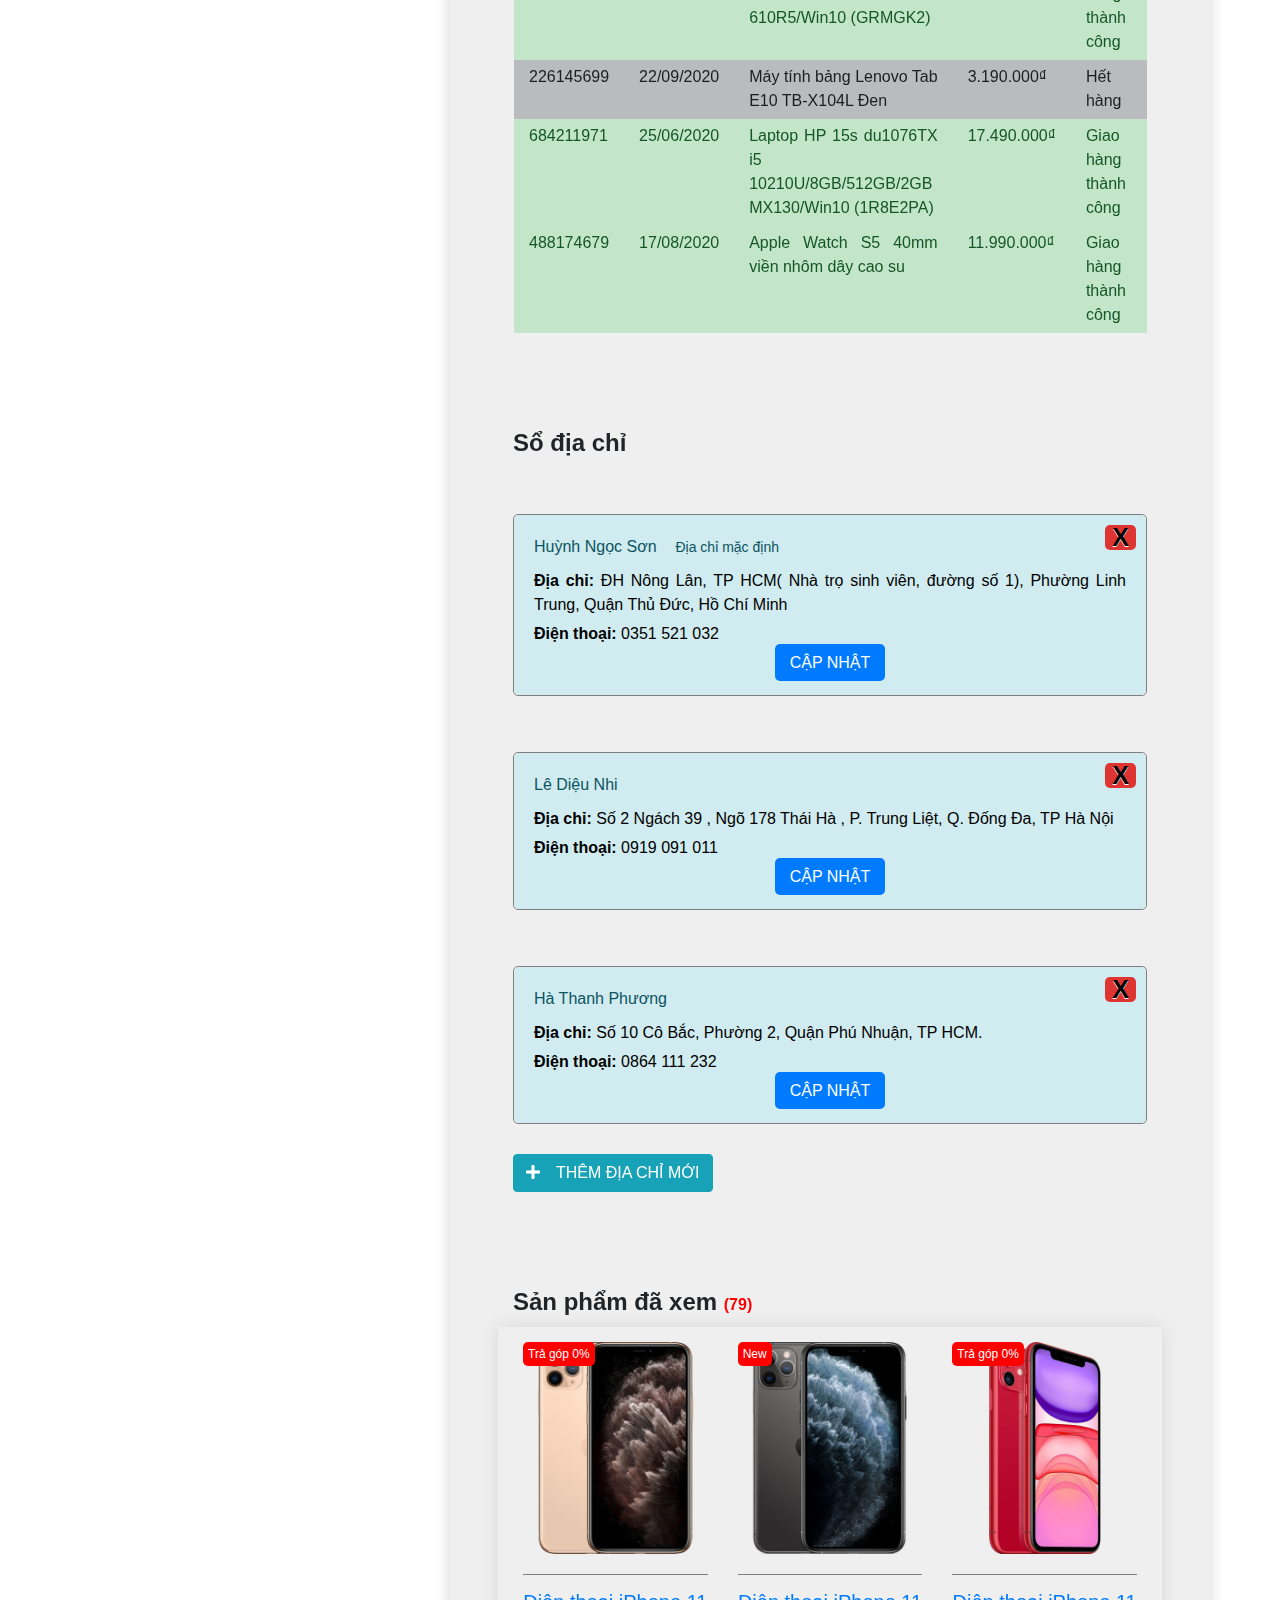
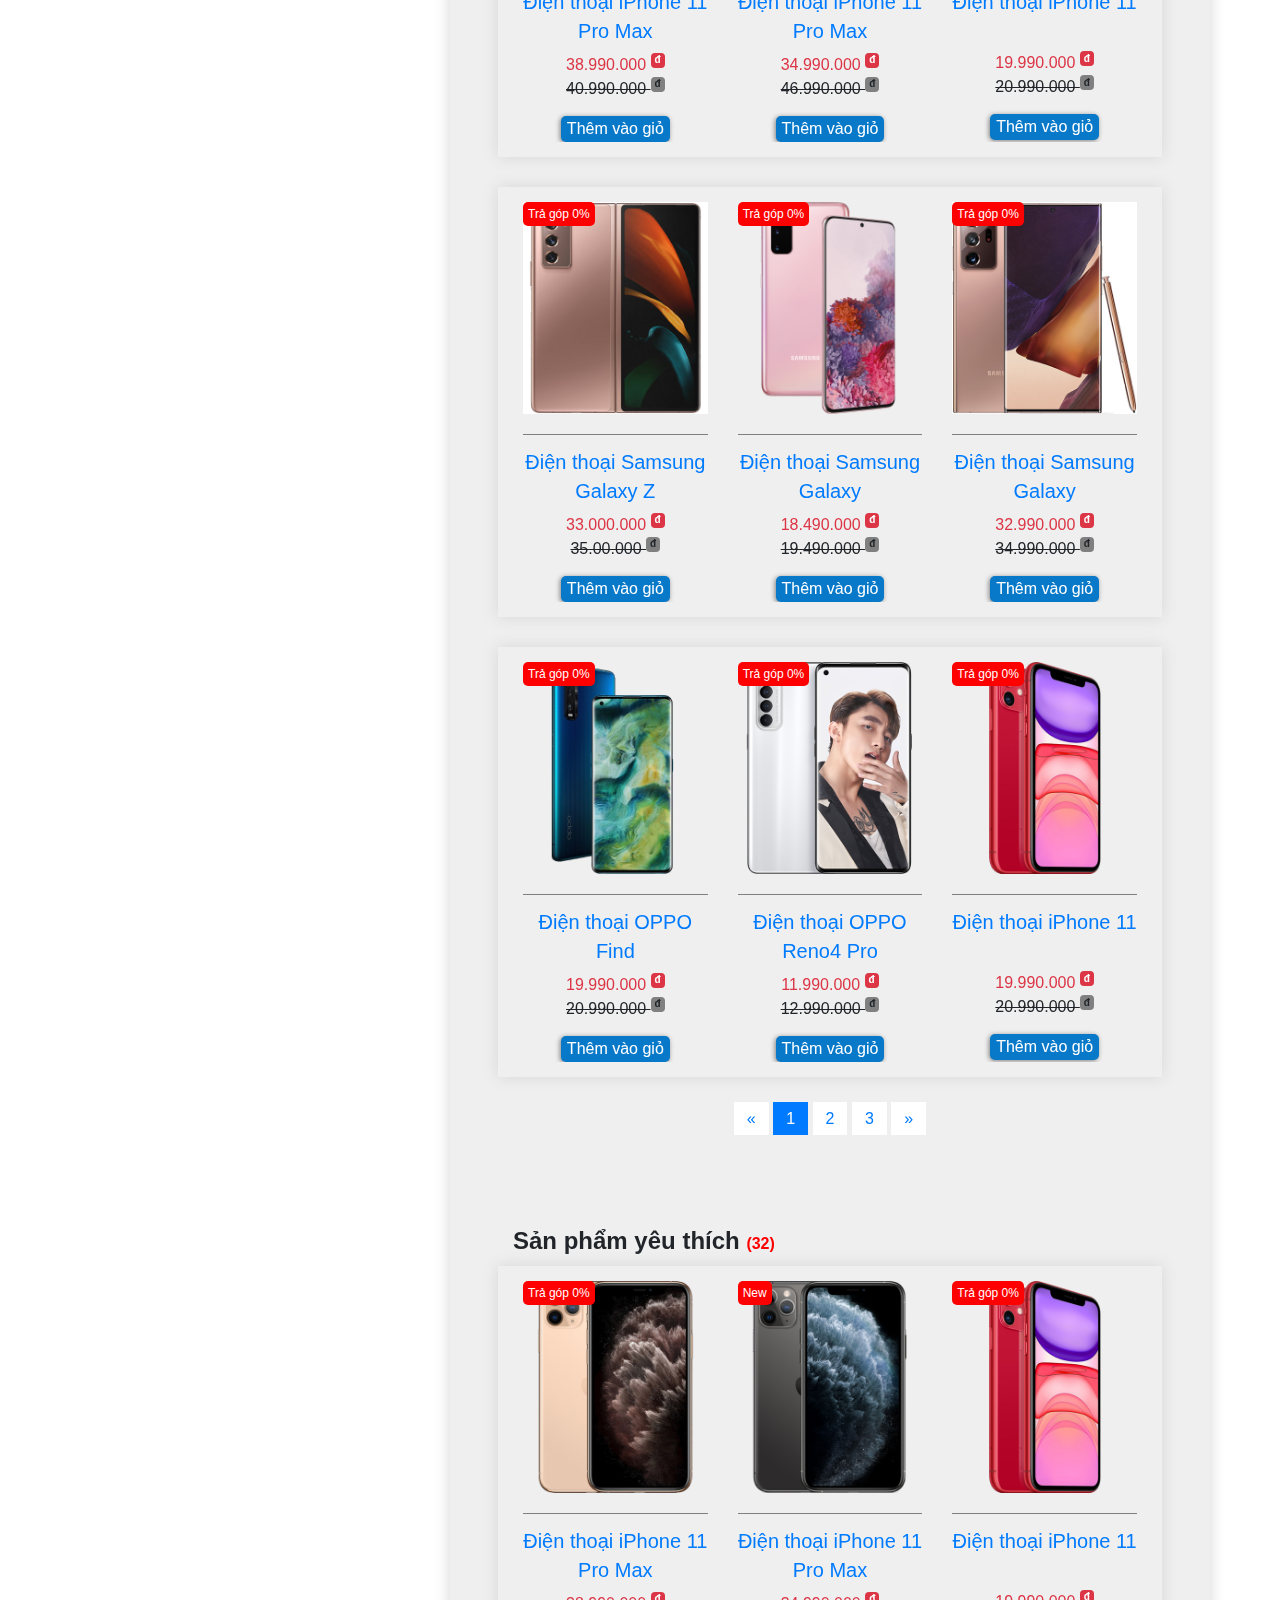
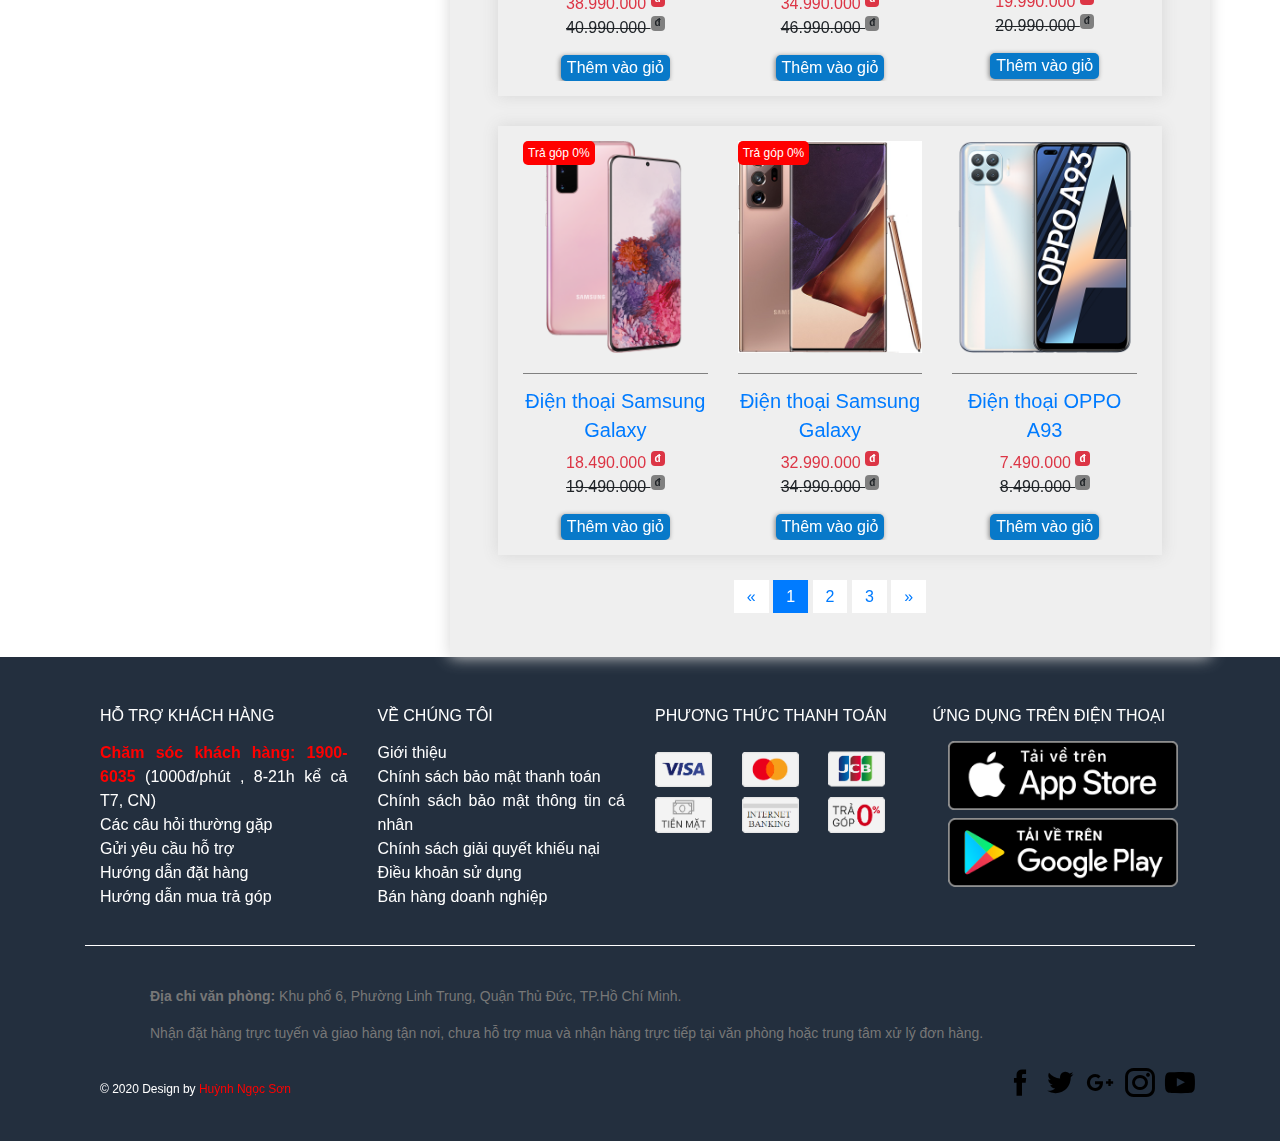
<file: thongtinkhachang.html>
<!DOCTYPE html>
<html lang="zxx">
<head>

	<title>Trang sản phẩm</title>
	
	<meta name="viewport" content="width=device-width, initial-scale=1">
	<meta http-equiv="Content-Type" content="text/html; charset=utf-8">  
	
	<link rel="stylesheet" href="Resources/css/myStyle.css">   
	<link rel="stylesheet" href="Resources/fontawesome/css/all.min.css">      
    
	<link rel="stylesheet" href="https://maxcdn.bootstrapcdn.com/bootstrap/4.5.2/css/bootstrap.min.css"> 
	<script src="https://maxcdn.bootstrapcdn.com/bootstrap/4.5.2/js/bootstrap.min.js"></script>
	<script src="https://ajax.googleapis.com/ajax/libs/jquery/3.5.1/jquery.min.js"></script>
    
	<script src="Resources/js/myJS.js"></script>

</head>  
 


<!-- Body -->

<body>
    
	<!-- Header -->
	<div>
		<!-- my-Header -->
		<div class="my-head container-fluid">
			<!-- Header-Top-Bar  -->
			<div class="container d-flex justify-content-start align-items-start my-header">
				<a href="index.html">
					<img src="Resources/myImages/logo.png" alt="Logo" class="my-logo">
				</a>
				<form action="" class="d-inline-block my-form">
					<div class="search row my-row">
						<input type="text" placeholder="Bạn tìm gì..." class="my-search-text col-10">
						<a class="btn btn-outline-primary col-2 my-search-button" style="height: 40px;">
							<i class="fa fa-search"></i>
						</a>
					</div>
				</form>
				<div class="my-header-right d-flex justify-content-center align-items-center">
					<a href="thongtinkhachang.html" class="ml-5 my-header-right-item my-header-right-item2 my-active"><strong>Huỳnh Ngọc Sơn</strong></a>  
					<a href="thongtinkhachang.html" class="ml-2 mt-5 my-header-right-item my-header-right-item2 my-user-responsive">
						<img src="Resources/myImages/user-s.png" alt="Huỳnh Ngọc Sơn" style="width: 40px;top: 25px;position: absolute;" >
					</a> 
					<a href="login.html" class="ml-5 my-header-right-item my-header-right-item2 my-res-a my-active"><strong>Đăng xuất</strong></a>
					<a href="login.html" class="ml-2 mt-5 my-header-right-item my-header-right-item2 my-res-a my-user-responsive" >
						<img src="Resources/myImages/user-s-logout.png" alt="Huỳnh Ngọc Sơn" class="ml-1" style="width: 40px;top: 25px;position: absolute;">
					</a>
					<a href="giohang.html" class="ml-5 my-header-right-item my-giohang my-lg">
						<i class="fa fa-cart-arrow-down" aria-hidden="true"></i>
						Giỏ hàng
						<span class="badge badge-danger my-no">4</span>
					</a>
					<a href="giohang.html" class="ml-2 my-header-right-item my-giohang my-sm my-res-a" style="margin-right: 15px;margin-top:20px;">
						<i class="fa fa-cart-arrow-down" aria-hidden="true" style="right:5px;" ></i> 
						<span class="badge badge-danger my-no">4</span>
					</a>
				</div>
			</div>
			<!-- //Header-Top-Bar  -->


			<!-- Navigation --> 
			<div class="d-flex justify-content-center align-items-center Navigation"> 
				<ul class="my-nav d-flex justify-content-center my-nav-temp" id="my-navs">
					<li class="my-active">
						<a href="index.html">TRANG CHỦ</a>
					</li> 
					<li class="my-parent-2">
						<a href="sanpham.html">SẢN PHẨM <span></span></a>
						<div class="my-dropdow">
							<ul>
								<li>
									<a href="sanpham.html" class="li2">ĐIỆN THOẠI</a>
								</li>
								<li>
									<a href="sanpham.html" class="li2">LAPTOP</a>
								</li>
								<li>
									<a href="sanpham.html" class="li2">TABLET</a>
								</li>
								<li>
									<a href="sanpham.html" class="li2">SMART WATCH</a>
								</li>
							</ul>
						</div>
					</li>
					<li class="my-parent-2">
						<a href="phukien.html">PHỤ KIỆN</a>
						<div class="my-dropdow">
							<ul>
								<li>
									<a href="phukien.html" class="li2">PHỤ KIỆN ĐIỆN THOẠI</a>
								</li>
								<li>
									<a href="phukien.html" class="li2">PHỤ KIỆN LAPTOP</a>
								</li>
								<li>
									<a href="phukien.html" class="li2">PHỤ KIỆN TABLET</a>
								</li>
								<li>
									<a href="phukien.html" class="li2">PHỤ KIỆN SMART WATCH</a>
								</li>
							</ul>
						</div>
					</li>
					<li>
						<a href="gioithieu.html">GIỚI THIỆU</a>
					</li>
					<li>
						<a href="lienhe.html">LIÊN HỆ</a>
					</li>
				</ul>
				<a href="javascript:void(0);" style="font-size: 50px;" class="icon" id="btn-toggle">&#9776;</a>
			</div>
			<!-- //Navigation -->
			
		</div>

		<!-- end my-Header -->  

	</div>
	<!-- //Header --> 


    <!-- Render body -->
    <div class="container">         

        <!-- Địa chỉ trang --> 
        <ol class="dia-chi" style="background-color: white; font-size: 20px;">
            <li><a href="index.html">Trang chủ</a></li> 
            <li class="active">Thông tin cá nhân</li>  
        </ol>   <br>
        <!-- // Địa chỉ trang --> 
        
        <div class="row mt-0" style="margin-top: 20px !important;">
            <div class="col-4" style="min-width: 18px; margin-bottom: 68px;">
                <ul class="menu-items" style="box-shadow: 0px 0px 15px 0px #D6D6D6; padding: 10px;">
                    <li id="as1">
                        <a href="#s1" class="my-section">
                            <div class="my-secsion-item"> 
                                <img src="Resources/myImages/user-s.png" alt="" class="user-img">
                                <p class="user-name my-active">Huỳnh Ngọc Sơn</p> 
                            </div>
                        </a>
                    </li> 
                    <li id="as2">
                        <a href="#s2" class="my-section">
                            <div class="my-secsion-item"> 
                                <img src="Resources/myImages/icon-chuong.jpg" alt="" class="user-img">
                                <p class="user-name">Thông báo của tôi</p> 
                            </div>
                        </a>
                    </li> 
                    <li id="as3">
                        <a href="#s3" class="my-section">
                            <div class="my-secsion-item"> 
                                <img src="Resources/myImages/icon-don-hang.png" alt="" class="user-img">
                                <p class="user-name">Quản lý đơn hàng</p> 
                            </div>
                        </a>
                    </li> 
                    <li id="as4">
                        <a href="#s4" class="my-section">
                            <div class="my-secsion-item"> 
                                <img src="Resources/myImages/icon-dia-chi.png" alt="" class="user-img">
                                <p class="user-name">Sổ địa chỉ</p> 
                            </div>
                        </a>
                    </li> 
                    <li id="as5">
                        <a href="#s5" class="my-section">
                            <div class="my-secsion-item"> 
                                <img src="Resources/myImages/icon-da-xem.png" alt="" class="user-img">
                                <p class="user-name">Sản phẩm đã xem</p> 
                            </div>
                        </a>
                    </li> 
                    <li id="as6">
                        <a href="#s6" class="my-section">
                            <div class="my-secsion-item"> 
                                <img src="Resources/myImages/icon-yeu-thich.jpeg" alt="" class="user-img">
                                <p class="user-name">Sản phẩm yêu thích</p> 
                            </div>
                        </a>
                    </li>  
                </ul>
            </div>
            <div class="col-8 my-al" style="background-color: rgb(239, 239, 239);box-shadow: 0px 0px 15px 0px #D6D6D6;">
                <div id="s1" class="p-5">
                    <h1 class="title">Thông tin tài khoản</h1>
                    <div style="box-shadow: 0 2px 4px 0 rgba(0, 0, 0, 0.2), 0 2px 5px 0 rgba(0, 0, 0, 0.19);"> 
                        <div class="my-group">
                            <label for="name" class="col-lg-3 label-text">Họ tên:</label>
                            <div class="col-lg-9">
                                <input type="text" class="my-control w-100" id="name" value="Huỳnh Ngọc Sơn">
                            </div>
                        </div> 

                        <div class="my-group">
                            <label for="phone" class="col-lg-3 label-text">Số điện thoại:</label>
                            <div class="col-lg-9">
                                <input type="text" class="my-control w-100" id="phone" value="0351 521 032">
                            </div>
                        </div> 

                        <div class="my-group">
                            <label for="email" class="col-lg-3 label-text">Email:</label>
                            <div class="col-lg-9">
                                <input type="email" class="my-control w-100" id="email" value="nguyenvanthanh@gmail.com">
                            </div>
                        </div> 

                        <div class="my-group">
                            <label for="address" class="col-lg-3 label-text">Địa chỉ:</label>
                            <div class="col-lg-9">
                                <textarea class="my-control w-100" id="address" rows="3">ĐH Nông Lân, TP HCM( Nhà trọ sinh viên, đường số 1), Phường Linh Trung, Quận Thủ Đức, Hồ Chí Minh</textarea> 
                            </div>
                        </div> 

                        <div class="my-group">
                            <label for="address" class="col-lg-3 label-text">Giới tính:</label>
                            <div class="col-lg-9 my-radio">
                                <label for="nam" style="margin-right: 50px;"><input id="nam" type="radio" name="gt" class="mr-2" checked>Nam</label>
                                <label for="nu"><input id="nu" type="radio" name="gt" class="mr-2">Nữ</label>
                            </div>
                        </div> 

                        <div class="my-group">
                            <label for="birthday" class="col-lg-3 label-text">Ngày sinh:</label>
                            <div class="col-lg-9">
                                <input type="date" class="my-control w-100" value="2000-07-29">
                            </div>
                        </div> 

                        <div class="my-group pb-3">
                            <div class="col-lg-3"></div>
                            <div class="col-lg-9">
                                <button class="btn btn-primary px-5 mt-3" style="font-size: 16px;">CẬP NHẬT</button>
                            </div>
                        </div>  

                        

                    </div>
                </div>
                <div id="s2" class="p-5">
                    <h1 class="title">Thông báo của tôi</h1>
                    <div class="thong-baos">

                        <div class="wrapper-item-gio-hang card-san-pham card-close-1">
	
                            <div class="content w-100">
                                 
                                <div class="thong-tin thong-tin-1"> 
                                    <div class="thong-bao-head">
                                        <span class="ngay-thang">12/10/2020</span>
                                        <i class="fa fa-bell" aria-hidden="true" style="font-size: 26px; color: green;"></i>
                                    </div>
                                    <div class="thong-bao-text">
                                        <p>
                                            Hãy thay đổi mật khẩu thường xuyên để nâng cao bảo mật. Ngoài ra:  <br>
                                            1) Không nên sử dụng chung mật khẩu của email với mật khẩu của các tài khoản khác. <br>
                                            2) Luôn đăng xuất khỏi các tài khoản sau khi sử dụng trên thiết bị công cộng hoặc thiết bị không phải của bản thân.
                                        </p>
                                    </div>
                                    <a href="javascript:void(0)" class="xem-chi-tiet">Xem chi tiết</a>
                                </div>

                            </div>
                            <button class="close" id="data-close-1">
                                <span>X</span>
                            </button>
                        </div> 

                        <div class="wrapper-item-gio-hang card-san-pham card-close-2">
	
                            <div class="content w-100">
                                 
                                <div class="thong-tin thong-tin-2"> 
                                    <div class="thong-bao-head">
                                        <span class="ngay-thang">27/8/2020</span>
                                        <i class="fa fa-gift" style="font-size: 26px; color: blue;"></i>
                                    </div>
                                    <div class="thong-bao-text">
                                        <p>
                                            Apple Giảm Khủng 20% Duy Nhất Hôm Nay 30/8 - Số Lượng Có Hạn 
                                        </p>
                                    </div>
                                    <a href="javascript:void(0)" class="xem-chi-tiet">Xem chi tiết</a>
                                </div>

                            </div>
                            <button class="close" id="data-close-2">
                                <span>X</span>
                            </button>
                        </div>  

                        <div class="wrapper-item-gio-hang card-san-pham card-close-3">
	
                            <div class="content w-100">
                                 
                                <div class="thong-tin thong-tin-1"> 
                                    <div class="thong-bao-head">
                                        <span class="ngay-thang">27/7/2020</span>
                                        <i class="fa fa-bell" aria-hidden="true" style="font-size: 26px; color: green"></i> 
                                    </div>
                                    <div class="thong-bao-text">
                                        <p>
                                            Để mang đến trải nghiệm tốt nhất cho khách hàng, từ ngày 29/07/17, Tiki.vn điều chỉnh tỉ lệ quy đổi Tiki Xu từ 1:5 (1000 Tiki Xu tương ứng với 5000 VNĐ) thành 1:1 (1000 Tiki Xu tương ứng với 1000 VNĐ). Số Tiki Xu của quý khách sẽ được điều chỉnh x5 để có thể sử dụng theo tỉ lệ quy đổi mới, việc điều chỉnh dự kiến sẽ hoàn tất trong ngày 27 - 28/07/2017. Do đó, từ 17h30 ngày 27/07/17 đến 23h59 ngày 28/07/17 Tiki.vn xin phép tạm ngưng tính năng sử dụng Tiki Xu để bảo trì và nâng cấp hệ thống, Tiki.vn rất tiếc về sự bất tiện này, mong quý khách thông cảm Mọi thông tin thắc mắc, quý khách vui lòng liên hệ bộ phận Chăm Sóc Khách Hàng của Tiki.vn qua email hotro@tiki.vn, hotline 1900 6035 (8h - 21h, 1000đ/ phút). Trân trọng.
                                        </p>
                                    </div>
                                    <a href="javascript:void(0)" class="xem-chi-tiet">Xem chi tiết</a>
                                </div>

                            </div>
                            <button class="close" id="data-close-3">
                                <span>X</span>
                            </button>
                        </div>

                        <div class="wrapper-item-gio-hang card-san-pham card-close-4">
	
                            <div class="content w-100">
                                 
                                <div class="thong-tin thong-tin-2"> 
                                    <div class="thong-bao-head">
                                        <span class="ngay-thang">19/7/2020</span>
                                        <i class="fa fa-gift" style="font-size: 26px; color: blue;"></i>
                                    </div>
                                    <div class="thong-bao-text">
                                        <p>
                                            Black Friday Sale Sốc Hàng Công Nghệ Đã Mở - Săn Ngay! 
                                        </p>
                                    </div>
                                    <a href="javascript:void(0)" class="xem-chi-tiet">Xem chi tiết</a>
                                </div>

                            </div>
                            <button class="close" id="data-close-4">
                                <span>X</span>
                            </button>
                        </div>   

                        <div class="wrapper-item-gio-hang card-san-pham card-close-5">
	
                            <div class="content w-100">
                                 
                                <div class="thong-tin thong-tin-2"> 
                                    <div class="thong-bao-head">
                                        <span class="ngay-thang">10/6/2020</span>
                                        <i class="fa fa-gift" style="font-size: 26px; color: blue;"></i>
                                    </div>
                                    <div class="thong-bao-text">
                                        <p>
                                            Giảm ngay 300k khi mua ĐH trên 1,500 triệu. Số lượng cực kỳ có hạn 
                                        </p>
                                    </div>
                                    <a href="javascript:void(0)" class="xem-chi-tiet">Xem chi tiết</a>
                                </div>

                            </div>
                            <button class="close" id="data-close-5">
                                <span>X</span>
                            </button>
                        </div>    

                        <div class="wrapper-item-gio-hang card-san-pham card-close-6">
	
                            <div class="content w-100">
                                 
                                <div class="thong-tin thong-tin-2"> 
                                    <div class="thong-bao-head">
                                        <span class="ngay-thang">14/5/2020</span>
                                        <i class="fa fa-gift" style="font-size: 26px; color: blue;"></i>
                                    </div>
                                    <div class="thong-bao-text">
                                        <p>
                                            Từ 15/5/2020, Shop miễn phí giao tiêu chuẩn cho đơn hàng từ 250k, áp dụng phí 19k cho đơn hàng dưới 250k. Thay đổi áp dụng cho khách hàng không phải là thành viên Shop.
                                        </p>
                                    </div>
                                    <a href="javascript:void(0)" class="xem-chi-tiet">Xem chi tiết</a>
                                </div>

                            </div>
                            <button class="close" id="data-close-6">
                                <span>X</span>
                            </button>
                        </div>   

                    </div>
                </div>
                <div id="s3" class="p-5 ">
                    <h1 class="title">Đơn hàng của tôi <span class="my-so-luong">(12)</span></h1>
                    <div class="section-content">

                        <table class="don-hangs">                            
                            <tr>
                                <th>ID</th>
                                <th>Ngày mua   </th>
                                <th>Sản phẩm   </th>
                                <th>Tổng tiền  </th>
                                <th>Trạng thái </th>
                            </tr>
                            <tr class="thanh-cong">
                                <td>810512881                 </td>
                                <td>27/05/2020                </td>
                                <td><a href="chitietsanpham.html">Điện thoại iPhone 11 256GB</a></td>                                
                                <td>23.990.000₫               </td>
                                <td>Giao hàng thành công      </td>
                            </tr>
                            <tr class="bi-huy">
                                <td>835382723                                                           </td>
                                <td>01/06/2020                                                          </td>
                                <td><a href="chitietsanpham.html">Laptop Dell Vostro 3590 i7 10510U/8GB/256GB/2GB 610R5/Win10 (GRMGK2)</a></td> 
                                <td>20.290.000₫                                                         </td>
                                <td>Đơn hàng bị huỷ                                                     </td>
                            </tr>
                            <tr class="thanh-cong">
                                <td>684211971           </td>
                                <td>25/06/2020          </td>
                                <td><a href="chitietsanpham.html">Laptop HP 15s du1076TX i5 10210U/8GB/512GB/2GB MX130/Win10 (1R8E2PA)</a></td> 
                                <td>17.490.000₫         </td>
                                <td>Giao hàng thành công</td>
                            </tr>
                            <tr class="thanh-cong">
                                <td>488174679</td>
                                <td>17/08/2020</td>
                                <td><a href="chitietsanpham.html">Apple Watch S5 40mm viền nhôm dây cao su</a></td> 
                                <td>11.990.000₫</td>
                                <td>Giao hàng thành công</td>
                            </tr>
                            <tr class="thanh-cong">
                                <td>830909011</td>
                                <td>17/08/2020</td>
                                <td><a href="chitietsanpham.html">Samsung Galaxy Watch Active 2 44mm viền thép dây da</a></td> 
                                <td>7.990.000₫</td>
                                <td>Giao hàng thành công</td>
                            </tr>
                            <tr class="hoan-tra">
                                <td>810512881                 </td>
                                <td>27/05/2020                </td>
                                <td><a href="chitietsanpham.html">Điện thoại iPhone 11 256GB</a></td> 
                                <td>23.990.000₫               </td>
                                <td>Hoàn trả hàng             </td>
                            </tr>
                            <tr class="thanh-cong">
                                <td>835382723</td>
                                <td>01/06/2020</td>
                                <td><a href="chitietsanpham.html">Laptop Dell Vostro 3590 i7 10510U/8GB/256GB/2GB 610R5/Win10 (GRMGK2)</a></td> 
                                <td>20.290.000₫</td>
                                <td>Giao hàng thành công</td>
                            </tr>
                            <tr class="het-hang">
                                <td>226145699                                </td>
                                <td>22/09/2020                               </td>
                                <td><a href="chitietsanpham.html">Máy tính bảng Lenovo Tab E10 TB-X104L Đen</a></td> 
                                <td>3.190.000₫                               </td>
                                <td>Hết hàng                                 </td>
                            </tr>
                            <tr class="thanh-cong">
                                <td>684211971</td>
                                <td>25/06/2020</td>
                                <td><a href="chitietsanpham.html">Laptop HP 15s du1076TX i5 10210U/8GB/512GB/2GB MX130/Win10 (1R8E2PA)</a></td> 
                                <td>17.490.000₫</td>
                                <td>Giao hàng thành công</td>
                            </tr>

                            <tr class="thanh-cong">
                                <td>488174679</td>
                                <td>17/08/2020</td>
                                <td><a href="chitietsanpham.html">Apple Watch S5 40mm viền nhôm dây cao su</a></td> 
                                <td>11.990.000₫</td>
                                <td>Giao hàng thành công</td>
                            </tr>
                            
                        </table>                         
                    </div> 
                </div>
                <div id="s4" class="p-5">
                    <h1 class="title">Sổ địa chỉ</h1>
                    <div class="thong-baos">                         

                        <div class="wrapper-item-gio-hang card-san-pham card-close-7">
	
                            <div class="content w-100">
                                 
                                <div class="thong-tin thong-tin-dia-chi"> 
                                    <div class="thong-bao-head">
                                        <span class="ten-lead">Huỳnh Ngọc Sơn</span>
                                        <i class="fa fa-check-circle-o text-success" aria-hidden="true" style="font-size: 14px;"></i> 
                                        <span class="dia-chi-lead">Địa chỉ mặc định</span>
                                    </div>
                                    <div class="thong-bao-text">
                                        <p>
                                            <span class="text-lead">Địa chỉ:</span>
                                            ĐH Nông Lân, TP HCM( Nhà trọ sinh viên, đường số 1), Phường Linh Trung, Quận Thủ Đức, Hồ Chí Minh
                                        </p>
                                        <p>
                                            <span class="text-lead">Điện thoại:</span>
                                            0351 521 032
                                        </p>
                                    </div>
                                    <div class="text-center"><a href="javascript:void(0)" class="cap-nhat">CẬP NHẬT</a></div>
                                </div>

                            </div>
                            <button class="close" id="data-close-7">
                                <span>X</span>
                            </button>
                        </div>                           

                        <div class="wrapper-item-gio-hang card-san-pham card-close-8">
	
                            <div class="content w-100">
                                 
                                <div class="thong-tin thong-tin-dia-chi"> 
                                    <div class="thong-bao-head">
                                        <span class="ten-lead">Lê Diệu Nhi</span> 
                                    </div>
                                    <div class="thong-bao-text">
                                        <p>
                                            <span class="text-lead">Địa chỉ:</span>
                                            Số 2 Ngách 39 , Ngõ 178 Thái Hà , P. Trung Liệt, Q. Đống Đa, TP Hà Nội
                                        </p>
                                        <p>
                                            <span class="text-lead">Điện thoại:</span>
                                            0919 091 011
                                        </p>
                                    </div>
                                    <div class="text-center"><a href="javascript:void(0)" class="cap-nhat">CẬP NHẬT</a></div>
                                </div>

                            </div>
                            <button class="close" id="data-close-8">
                                <span>X</span>
                            </button>
                        </div>                           

                        <div class="wrapper-item-gio-hang card-san-pham card-close-9">
	
                            <div class="content w-100">
                                 
                                <div class="thong-tin thong-tin-dia-chi"> 
                                    <div class="thong-bao-head">
                                        <span class="ten-lead">Hà Thanh Phương</span> 
                                    </div>
                                    <div class="thong-bao-text">
                                        <p>
                                            <span class="text-lead">Địa chỉ:</span>
                                            Số 10 Cô Bắc, Phường 2, Quận Phú Nhuận, TP HCM.
                                        </p>
                                        <p>
                                            <span class="text-lead">Điện thoại:</span>
                                            0864 111 232
                                        </p>
                                    </div>
                                    <div class="text-center"><a href="javascript:void(0)" class="cap-nhat">CẬP NHẬT</a></div>
                                </div>

                            </div>
                            <button class="close" id="data-close-9">
                                <span>X</span>
                            </button>
                        </div>   
                                         

                        <div class="wrapper-item-gio-hang card-san-pham card-close-9 them-dia-chi-card">
	
                            <div class="thong-bao-content them-dia-chi-wrap" id="alert-them1">  
                                <div class="thong-bao-text mt-2">
                                    <div class="row">
                                        <div class="col-lg-4">Họ tên:</div>
                                        <div class="col-lg-8">
                                            <input type="text" class="form-control" placeholder="Tên người nhận...">
                                        </div>
                                    </div>
                                    <div class="row">
                                        <div class="col-lg-4">Địa chỉ:</div>
                                        <div class="col-lg-8">
                                            <textarea name="" id="" rows="3" class="form-control" placeholder="Địa chỉ người nhận..."></textarea>
                                        </div>
                                    </div>
                                    <div class="row">
                                        <div class="col-lg-4">Số điện thoại:</div>
                                        <div class="col-lg-8">
                                            <input type="text" class="form-control" placeholder="Số điện thoại người nhận...">
                                        </div>
                                    </div> 
                                </div>
                                <div class="w-100">
                                    <button class="btn btn-primary d-block mx-auto" style="min-width: 100px; font-size:16px;">
                                        THÊM
                                    </button>
                                </div>
                            </div>
                            <button class="close" id="close-them-dia-chi">
                                <span>X</span>
                            </button>
                        </div>   
   

                        <div class="alert alert-info alert-dismissible mb-3 alert-them-dia-chi" id="alert-them10" style="display: none;">
                            <button type="button" class="close" data-dismiss="alert"
                                style="font-size: 25px; color: black; padding: 0px 7px; border-radius: 5px; background-color: red;  margin:5px;;">X</button>
                            <div class="thong-bao-content">  
                                <div class="thong-bao-text mt-2">
                                    <div class="row">
                                        <div class="col-lg-4">Họ tên:</div>
                                        <div class="col-lg-8">
                                            <input type="text" class="form-control" placeholder="Tên người nhận...">
                                        </div>
                                    </div>
                                    <div class="row">
                                        <div class="col-lg-4">Địa chỉ:</div>
                                        <div class="col-lg-8">
                                            <textarea name="" id="" rows="3" class="form-control" placeholder="Địa chỉ người nhận..."></textarea>
                                        </div>
                                    </div>
                                    <div class="row">
                                        <div class="col-lg-4">Số điện thoại:</div>
                                        <div class="col-lg-8">
                                            <input type="text" class="form-control" placeholder="Số điện thoại người nhận...">
                                        </div>
                                    </div> 
                                </div>
                                <div class="w-100">
                                    <button class="btn btn-primary d-block mx-auto" style="min-width: 100px; font-size:16px;">
                                        THÊM
                                    </button>
                                </div>
                            </div>
                        </div>   



                        <button class="btn btn-info" style="font-size:16px;" id="btn-them">
                            <i class="fa fa-plus mr-3" aria-hidden="true"></i>THÊM ĐỊA CHỈ MỚI
                        </button>

                        <script>

                            
                        </script>


                    </div>
                </div> 
                <div id="s5" class="p-5">
                    <h1 class="title">Sản phẩm đã xem <span class="my-so-luong">(79)</span></h1>
                    <div class="row">
                        <!-- Danh sách các sản phẩm --> 
                    <div>
                        <div class="wrapper">
                            
                            <div class="px-sm-4 px-3 py-sm-5 py-3 mt-4" style="margin-top: 0px !important;">
                                <div class="row">
                                    <div class="col-md-4 col-6 div-img-hover">
                                        <div> 
                                            <div class="text-center wrap-img-sp">
                                                <img src="Resources/myImages/s1.png" class="img-hover" alt="">
                                                <div class="xem-chi-tiet"> 
                                                    <a href="chitietsanpham.html">Xem chi tiết</a> 
                                                </div>
                                                <span class="product-new-top">Trả góp 0%</span>
                                            </div>
                                            <div class="text-center mt-2">
                                                <h4 class="pt-1 ten-san-pham">
                                                    <a href="single.html">Điện thoại iPhone 11 Pro Max</a>
                                                </h4>
                                                <div class="mt-2 text-center mb-0">
                                                    <p class="text-center mx-auto text-danger mb-0">38.990.000 
                                                        <span class="VND badge badge-danger" 
                                                            style="vertical-align: top; font-size: 10px;">đ
                                                        </span> 
                                                    </p>
                                                    <del class="text-center">40.990.000 <span class="VND badge badge-default" style="vertical-align: top; font-size: 10px; background-color: gray;">đ</span></del>
                                                </div>  
                                                <button class="btn-them">Thêm vào giỏ</button>
                                            </div>
                                        </div>
                                    </div>
                                    <div class="col-md-4 col-6 div-img-hover">
                                        <div> 
                                            <div class="text-center wrap-img-sp">
                                                <img src="Resources/myImages/s2.png" class="img-hover" alt="">
                                                <div class="xem-chi-tiet"> 
                                                    <a href="chitietsanpham.html">Xem chi tiết</a> 
                                                </div>
                                                <span class="product-new-top">New</span>
                                            </div>
                                            <div class="text-center mt-2">
                                                <h4 class="pt-1 ten-san-pham">
                                                    <a href="single.html">Điện thoại iPhone 11 Pro Max</a>
                                                </h4>
                                                <div class="mt-2 text-center mb-0">
                                                    <p class="text-center mx-auto text-danger mb-0">34.990.000 
                                                        <span class="VND badge badge-danger" 
                                                            style="vertical-align: top; font-size: 10px;">đ
                                                        </span> 
                                                    </p>
                                                    <del class="text-center">46.990.000 <span class="VND badge badge-default" style="vertical-align: top; font-size: 10px; background-color: gray;">đ</span></del>
                                                </div>  
                                                <button class="btn-them">Thêm vào giỏ</button>
                                            </div>
                                        </div>
                                    </div>
                                    <div class="col-md-4 col-6 div-img-hover">
                                        <div> 
                                            <div class="text-center wrap-img-sp">
                                                <img src="Resources/myImages/s3.png" class="img-hover" alt="">
                                                <div class="xem-chi-tiet"> 
                                                    <a href="chitietsanpham.html">Xem chi tiết</a> 
                                                </div>
                                                <span class="product-new-top">Trả góp 0%</span>
                                            </div>
                                            <div class="text-center mt-2">
                                                <h4 class="pt-1 ten-san-pham">
                                                    <a href="single.html">Điện thoại iPhone 11</a>
                                                </h4>
                                                <div class="mt-2 text-center mb-0">
                                                    <p class="text-center mx-auto text-danger mb-0">19.990.000 
                                                        <span class="VND badge badge-danger" 
                                                            style="vertical-align: top; font-size: 10px;">đ
                                                        </span> 
                                                    </p>
                                                    <del class="text-center">20.990.000 <span class="VND badge badge-default" style="vertical-align: top; font-size: 10px; background-color: gray;">đ</span></del>
                                                </div>  
                                                <button class="btn-them">Thêm vào giỏ</button>
                                            </div>
                                        </div>
                                    </div>  
                                </div>
                            </div>
                            
                            <div class="px-sm-4 px-3 py-sm-5 py-3 mt-4" style="margin-top: 0px !important;">
                                <div class="row">
                                    <div class="col-md-4 col-6 div-img-hover">
                                        <div> 
                                            <div class="text-center wrap-img-sp">
                                                <img src="Resources/myImages/s4.png" class="img-hover" alt="">
                                                <div class="xem-chi-tiet"> 
                                                    <a href="chitietsanpham.html">Xem chi tiết</a> 
                                                </div>
                                                <span class="product-new-top">Trả góp 0%</span>
                                            </div>
                                            <div class="text-center mt-2">
                                                <h4 class="pt-1 ten-san-pham">
                                                    <a href="single.html">Điện thoại Samsung Galaxy Z</a>
                                                </h4>
                                                <div class="mt-2 text-center mb-0">
                                                    <p class="text-center mx-auto text-danger mb-0">33.000.000 
                                                        <span class="VND badge badge-danger" 
                                                            style="vertical-align: top; font-size: 10px;">đ
                                                        </span> 
                                                    </p>
                                                    <del class="text-center">35.00.000 <span class="VND badge badge-default" style="vertical-align: top; font-size: 10px; background-color: gray;">đ</span></del>
                                                </div>  
                                                <button class="btn-them">Thêm vào giỏ</button>
                                            </div>
                                        </div>
                                    </div>
                                    <div class="col-md-4 col-6 div-img-hover">
                                        <div> 
                                            <div class="text-center wrap-img-sp">
                                                <img src="Resources/myImages/s5.png" class="img-hover" alt="">
                                                <div class="xem-chi-tiet"> 
                                                    <a href="chitietsanpham.html">Xem chi tiết</a> 
                                                </div>
                                                <span class="product-new-top">Trả góp 0%</span>
                                            </div>
                                            <div class="text-center mt-2">
                                                <h4 class="pt-1 ten-san-pham">
                                                    <a href="single.html">Điện thoại Samsung Galaxy</a>
                                                </h4>
                                                <div class="mt-2 text-center mb-0">
                                                    <p class="text-center mx-auto text-danger mb-0">18.490.000
                                                        <span class="VND badge badge-danger" 
                                                            style="vertical-align: top; font-size: 10px;">đ
                                                        </span> 
                                                    </p>
                                                    <del class="text-center">19.490.000 <span class="VND badge badge-default" style="vertical-align: top; font-size: 10px; background-color: gray;">đ</span></del>
                                                </div>  
                                                <button class="btn-them">Thêm vào giỏ</button>
                                            </div>
                                        </div>
                                    </div>
                                    <div class="col-md-4 col-6 div-img-hover">
                                        <div> 
                                            <div class="text-center wrap-img-sp">
                                                <img src="Resources/myImages/s6.png" class="img-hover" alt="">
                                                <div class="xem-chi-tiet"> 
                                                    <a href="chitietsanpham.html">Xem chi tiết</a> 
                                                </div>
                                                <span class="product-new-top">Trả góp 0%</span>
                                            </div>
                                            <div class="text-center mt-2">
                                                <h4 class="pt-1 ten-san-pham">
                                                    <a href="single.html">Điện thoại Samsung Galaxy</a>
                                                </h4>
                                                <div class="mt-2 text-center mb-0">
                                                    <p class="text-center mx-auto text-danger mb-0">32.990.000 
                                                        <span class="VND badge badge-danger" 
                                                            style="vertical-align: top; font-size: 10px;">đ
                                                        </span> 
                                                    </p>
                                                    <del class="text-center">34.990.000 <span class="VND badge badge-default" style="vertical-align: top; font-size: 10px; background-color: gray;">đ</span></del>
                                                </div>  
                                                <button class="btn-them">Thêm vào giỏ</button>
                                            </div>
                                        </div>
                                    </div>  
                                </div>
                            </div> 
                            
                            <div class="px-sm-4 px-3 py-sm-5 py-3 mt-4" style="margin-top: 0px !important;">
                                <div class="row">
                                    <div class="col-md-4 col-6 div-img-hover">
                                        <div> 
                                            <div class="text-center wrap-img-sp">
                                                <img src="Resources/myImages/s7.png" class="img-hover" alt="">
                                                <div class="xem-chi-tiet"> 
                                                    <a href="chitietsanpham.html">Xem chi tiết</a> 
                                                </div>
                                                <span class="product-new-top">Trả góp 0%</span>
                                            </div>
                                            <div class="text-center mt-2">
                                                <h4 class="pt-1 ten-san-pham">
                                                    <a href="single.html">Điện thoại OPPO Find</a>
                                                </h4>
                                                <div class="mt-2 text-center mb-0">
                                                    <p class="text-center mx-auto text-danger mb-0">19.990.000 
                                                        <span class="VND badge badge-danger" 
                                                            style="vertical-align: top; font-size: 10px;">đ
                                                        </span> 
                                                    </p>
                                                    <del class="text-center">20.990.000  <span class="VND badge badge-default" style="vertical-align: top; font-size: 10px; background-color: gray;">đ</span></del>
                                                </div>  
                                                <button class="btn-them">Thêm vào giỏ</button>
                                            </div>
                                        </div>
                                    </div>
                                    <div class="col-md-4 col-6 div-img-hover">
                                        <div> 
                                            <div class="text-center wrap-img-sp">
                                                <img src="Resources/myImages/s8.png" class="img-hover" alt="">
                                                <div class="xem-chi-tiet"> 
                                                    <a href="chitietsanpham.html">Xem chi tiết</a> 
                                                </div>
                                                <span class="product-new-top">Trả góp 0%</span>
                                            </div>
                                            <div class="text-center mt-2">
                                                <h4 class="pt-1 ten-san-pham">
                                                    <a href="single.html">Điện thoại OPPO Reno4 Pro</a>
                                                </h4>
                                                <div class="mt-2 text-center mb-0">
                                                    <p class="text-center mx-auto text-danger mb-0">11.990.000
                                                        <span class="VND badge badge-danger" 
                                                            style="vertical-align: top; font-size: 10px;">đ
                                                        </span> 
                                                    </p>
                                                    <del class="text-center">12.990.000 <span class="VND badge badge-default" style="vertical-align: top; font-size: 10px; background-color: gray;">đ</span></del>
                                                </div>  
                                                <button class="btn-them">Thêm vào giỏ</button>
                                            </div>
                                        </div>
                                    </div> 
                                    <div class="col-md-4 col-6 div-img-hover">
                                        <div> 
                                            <div class="text-center wrap-img-sp">
                                                <img src="Resources/myImages/s3.png" class="img-hover" alt="">
                                                <div class="xem-chi-tiet"> 
                                                    <a href="chitietsanpham.html">Xem chi tiết</a> 
                                                </div>
                                                <span class="product-new-top">Trả góp 0%</span>
                                            </div>
                                            <div class="text-center mt-2">
                                                <h4 class="pt-1 ten-san-pham">
                                                    <a href="single.html">Điện thoại iPhone 11</a>
                                                </h4>
                                                <div class="mt-2 text-center mb-0">
                                                    <p class="text-center mx-auto text-danger mb-0">19.990.000
                                                        <span class="VND badge badge-danger" 
                                                            style="vertical-align: top; font-size: 10px;">đ
                                                        </span> 
                                                    </p>
                                                    <del class="text-center">20.990.000 <span class="VND badge badge-default" style="vertical-align: top; font-size: 10px; background-color: gray;">đ</span></del>
                                                </div>  
                                                <button class="btn-them">Thêm vào giỏ</button>
                                            </div>
                                        </div>
                                    </div>  
                                </div>
                            </div>   
                            
                        </div>
                        <div class="my-pagination">
                            <a href="javascript:void(0)">&laquo;</a>
                            <a href="javascript:void(0)" class="item-active">1</a>
                            <a href="javascript:void(0)">2</a>
                            <a href="javascript:void(0)">3</a>
                            <a href="javascript:void(0)">&raquo;</a>
                        </div> 
                    </div>
                    <!-- // Danh sách các sản phẩm -->
                    </div>
                </div> 
                <div id="s6" class="p-5">
                    <h1 class="title">Sản phẩm yêu thích <span class="my-so-luong">(32)</span></h1>
                    <div class="row">
                        <!-- Danh sách các sản phẩm --> 
                    <div>
                        <div class="wrapper">		
                            
                            <div class="px-sm-4 px-3 py-sm-5 py-3 mt-4" style="margin-top: 0px !important;">
                                <div class="row">
                                    <div class="col-md-4 col-6 div-img-hover">
                                        <div> 
                                            <div class="text-center wrap-img-sp">
                                                <img src="Resources/myImages/s1.png" class="img-hover" alt="">
                                                <div class="xem-chi-tiet"> 
                                                    <a href="chitietsanpham.html">Xem chi tiết</a> 
                                                </div>
                                                <span class="product-new-top">Trả góp 0%</span>
                                            </div>
                                            <div class="text-center mt-2">
                                                <h4 class="pt-1 ten-san-pham">
                                                    <a href="single.html">Điện thoại iPhone 11 Pro Max</a>
                                                </h4>
                                                <div class="mt-2 text-center mb-0">
                                                    <p class="text-center mx-auto text-danger mb-0">38.990.000 
                                                        <span class="VND badge badge-danger" 
                                                            style="vertical-align: top; font-size: 10px;">đ
                                                        </span> 
                                                    </p>
                                                    <del class="text-center">40.990.000 <span class="VND badge badge-default" style="vertical-align: top; font-size: 10px; background-color: gray;">đ</span></del>
                                                </div>  
                                                <button class="btn-them">Thêm vào giỏ</button>
                                            </div>
                                        </div>
                                    </div>
                                    <div class="col-md-4 col-6 div-img-hover">
                                        <div> 
                                            <div class="text-center wrap-img-sp">
                                                <img src="Resources/myImages/s2.png" class="img-hover" alt="">
                                                <div class="xem-chi-tiet"> 
                                                    <a href="chitietsanpham.html">Xem chi tiết</a> 
                                                </div>
                                                <span class="product-new-top">New</span>
                                            </div>
                                            <div class="text-center mt-2">
                                                <h4 class="pt-1 ten-san-pham">
                                                    <a href="single.html">Điện thoại iPhone 11 Pro Max</a>
                                                </h4>
                                                <div class="mt-2 text-center mb-0">
                                                    <p class="text-center mx-auto text-danger mb-0">34.990.000 
                                                        <span class="VND badge badge-danger" 
                                                            style="vertical-align: top; font-size: 10px;">đ
                                                        </span> 
                                                    </p>
                                                    <del class="text-center">46.990.000 <span class="VND badge badge-default" style="vertical-align: top; font-size: 10px; background-color: gray;">đ</span></del>
                                                </div>  
                                                <button class="btn-them">Thêm vào giỏ</button>
                                            </div>
                                        </div>
                                    </div>
                                    <div class="col-md-4 col-6 div-img-hover">
                                        <div> 
                                            <div class="text-center wrap-img-sp">
                                                <img src="Resources/myImages/s3.png" class="img-hover" alt="">
                                                <div class="xem-chi-tiet"> 
                                                    <a href="chitietsanpham.html">Xem chi tiết</a> 
                                                </div>
                                                <span class="product-new-top">Trả góp 0%</span>
                                            </div>
                                            <div class="text-center mt-2">
                                                <h4 class="pt-1 ten-san-pham">
                                                    <a href="single.html">Điện thoại iPhone 11</a>
                                                </h4>
                                                <div class="mt-2 text-center mb-0">
                                                    <p class="text-center mx-auto text-danger mb-0">19.990.000 
                                                        <span class="VND badge badge-danger" 
                                                            style="vertical-align: top; font-size: 10px;">đ
                                                        </span> 
                                                    </p>
                                                    <del class="text-center">20.990.000 <span class="VND badge badge-default" style="vertical-align: top; font-size: 10px; background-color: gray;">đ</span></del>
                                                </div>  
                                                <button class="btn-them">Thêm vào giỏ</button>
                                            </div>
                                        </div>
                                    </div>  
                                </div>
                            </div>
                            
                            <div class="px-sm-4 px-3 py-sm-5 py-3 mt-4" style="margin-top: 0px !important;">
                                <div class="row"> 
                                    <div class="col-md-4 col-6 div-img-hover">
                                        <div> 
                                            <div class="text-center wrap-img-sp">
                                                <img src="Resources/myImages/s5.png" class="img-hover" alt="">
                                                <div class="xem-chi-tiet"> 
                                                    <a href="chitietsanpham.html">Xem chi tiết</a> 
                                                </div>
                                                <span class="product-new-top">Trả góp 0%</span>
                                            </div>
                                            <div class="text-center mt-2">
                                                <h4 class="pt-1 ten-san-pham">
                                                    <a href="single.html">Điện thoại Samsung Galaxy</a>
                                                </h4>
                                                <div class="mt-2 text-center mb-0">
                                                    <p class="text-center mx-auto text-danger mb-0">18.490.000
                                                        <span class="VND badge badge-danger" 
                                                            style="vertical-align: top; font-size: 10px;">đ
                                                        </span> 
                                                    </p>
                                                    <del class="text-center">19.490.000 <span class="VND badge badge-default" style="vertical-align: top; font-size: 10px; background-color: gray;">đ</span></del>
                                                </div>  
                                                <button class="btn-them">Thêm vào giỏ</button>
                                            </div>
                                        </div>
                                    </div>
                                    <div class="col-md-4 col-6 div-img-hover">
                                        <div> 
                                            <div class="text-center wrap-img-sp">
                                                <img src="Resources/myImages/s6.png" class="img-hover" alt="">
                                                <div class="xem-chi-tiet"> 
                                                    <a href="chitietsanpham.html">Xem chi tiết</a> 
                                                </div>
                                                <span class="product-new-top">Trả góp 0%</span>
                                            </div>
                                            <div class="text-center mt-2">
                                                <h4 class="pt-1 ten-san-pham">
                                                    <a href="single.html">Điện thoại Samsung Galaxy</a>
                                                </h4>
                                                <div class="mt-2 text-center mb-0">
                                                    <p class="text-center mx-auto text-danger mb-0">32.990.000 
                                                        <span class="VND badge badge-danger" 
                                                            style="vertical-align: top; font-size: 10px;">đ
                                                        </span> 
                                                    </p>
                                                    <del class="text-center">34.990.000 <span class="VND badge badge-default" style="vertical-align: top; font-size: 10px; background-color: gray;">đ</span></del>
                                                </div>  
                                                <button class="btn-them">Thêm vào giỏ</button>
                                            </div>
                                        </div>
                                    </div> 
                                    <div class="col-md-4 col-6 div-img-hover">
                                        <div> 
                                            <div class="text-center wrap-img-sp">
                                                <img src="Resources/myImages/s9.png" class="img-hover" alt="">
                                                <div class="xem-chi-tiet"> 
                                                    <a href="chitietsanpham.html">Xem chi tiết</a> 
                                                </div> 
                                            </div>
                                            <div class="text-center mt-2">
                                                <h4 class="pt-1 ten-san-pham">
                                                    <a href="single.html">Điện thoại OPPO A93</a>
                                                </h4>
                                                <div class="mt-2 text-center mb-0">
                                                    <p class="text-center mx-auto text-danger mb-0">7.490.000
                                                        <span class="VND badge badge-danger" 
                                                            style="vertical-align: top; font-size: 10px;">đ
                                                        </span> 
                                                    </p>
                                                    <del class="text-center">8.490.000 <span class="VND badge badge-default" style="vertical-align: top; font-size: 10px; background-color: gray;">đ</span></del>
                                                </div>  
                                                <button class="btn-them">Thêm vào giỏ</button>
                                            </div>
                                        </div>
                                    </div>  
                                </div>
                            </div>  
                        </div>

                        <div class="my-pagination">
                            <a href="javascript:void(0)">&laquo;</a>
                            <a href="javascript:void(0)" class="item-active">1</a>
                            <a href="javascript:void(0)">2</a>
                            <a href="javascript:void(0)">3</a>
                            <a href="javascript:void(0)">&raquo;</a>
                        </div> 
                    </div>
                    <!-- // Danh sách các sản phẩm -->
                    </div>
                </div>  
            </div>
        </div>
    </div> 

    <!-- Modal -->
    <div class="my-modal">
        <div class="modal-header d-flex">
            <div class="modal-header-text mr-auto">Thông báo</div>
            <button class="modal-close ml-auto btn btn-warning">Đóng</button>
        </div> 
        <div class="modal-text lead">Bạn đã thêm sản phẩm vào giỏ hàng thành công!</div>
    </div>  
    <!-- End modal -->

    </div>

  <!-- End Render body -->

     






	<!-- Footer -->
	<div class="footer pt-4">
		<div class="row">

			<div class="col-md-3 my-mb">
				<ul>
					<span class="my-caption-f">HỖ TRỢ KHÁCH HÀNG</span>
					<br> 
					<li>
						<a href="#">
							<span class="hotline">Chăm sóc khách hàng: 1900-6035 </span> (1000đ/phút , 8-21h kể cả T7, CN)
						</a>
					</li>
					<li><a href="#">Các câu hỏi thường gặp</a></li>
					<li><a href="#">Gửi yêu cầu hỗ trợ</a></li>
					<li><a href="#">Hướng dẫn đặt hàng</a></li>
					<li><a href="#">Hướng dẫn mua trả góp</a></li>
				</ul>
			</div>

			<div class="col-md-3 my-mb">
				<ul>
					<span class="my-caption-f">VỀ CHÚNG TÔI</span>
					<br> 
					<li><a href="gioithieu.html">Giới thiệu</a></li>
					<li><a href="#">Chính sách bảo mật thanh toán</a></li>
					<li><a href="#">Chính sách bảo mật thông tin cá nhân</a></li>
					<li><a href="#">Chính sách giải quyết khiếu nại</a></li>
					<li><a href="#">Điều khoản sử dụng</a></li>
					<li><a href="#">Bán hàng doanh nghiệp</a></li>
				</ul>
			</div>

			<div class="col-md-3 my-mb">
				<div>
					<span class="my-caption-f">PHƯƠNG THỨC THANH TOÁN</span>
					<br> 
					<div class="cols">
						<div class="cols-2">
							<a href="#">
								<img src="Resources/myImages/p1.png" class="my-icon-f" alt="">
							</a>
						</div>
						<div class="cols-2">
							<a href="#">
								<img src="Resources/myImages/p2.png" class="my-icon-f" alt="">
							</a>
						</div>
						<div class="cols-2">
							<a href="#">
								<img src="Resources/myImages/p3.png" class="my-icon-f" alt="">
							</a>
						</div>
						<div class="cols-2">
							<a href="#">
								<img src="Resources/myImages/p4.png" class="my-icon-f" alt="">
							</a>
						</div>
						<div class="cols-2">
							<a href="#">
								<img src="Resources/myImages/p5.png" class="my-icon-f" alt="">
							</a>
						</div>
						<div class="cols-2">
							<a href="#">
								<img src="Resources/myImages/p6.png" class="my-icon-f" alt="">
							</a>
						</div>
					</div>
				</div>
			</div>

			<div class="col-md-3 my-mb">
				<ul>
					<span class="my-caption-f">ỨNG DỤNG TRÊN ĐIỆN THOẠI</span>
					<br> 
					<div class="my-ap">
						<div class="col-12 my-app-img">
							<a href="#" class="d-block">
                                <img src="Resources/myImages/app1.png" style="width: 230px;" class="my-icon-f" alt="">
                            </a>
						</div>
						<div class="col-12 my-app-img mt-2">
							<a href="#">
								<img src="Resources/myImages/app2.png" style="width: 230px;" class="my-icon-f" alt="">
							</a>
						</div>
					</div>
				</ul>
			</div>

			<div class="clearfix"></div>

		</div>
	</div>
	<!-- //Footer -->

	<!-- Font icon facebook, instagram, googleapis, twitter, youtube vi fontawesome khong dung duoc -->
	<link rel="stylesheet" href="Resources/fontawesome/myFont/icofont/icofont.min.css">
	
	<!--Địa chỉ-->
	<div class="my-footer">
		<p class="my-dia-chi"><span>Địa chỉ văn phòng:</span> Khu phố 6, Phường Linh Trung, Quận Thủ Đức, TP.Hồ Chí Minh.
		</p>
		<p class="my-dia-chi mb-3">Nhận đặt hàng trực tuyến và giao hàng tận nơi, chưa hỗ trợ mua và nhận hàng trực tiếp tại
			văn phòng hoặc trung tâm xử lý đơn hàng.</p>
		<div class="row">
			<div class="col-6 pr-0">
				<p style="color: #ffffff !important;" class="my-copy">© 2020 Design by <a href="javascript:void(0)"
						target="=_blank" style="color: #ff0000 !important;">
						Huỳnh Ngọc Sơn </a></p>
			</div>
			<div class="col-6 pr-0">
				<div>
					<ul class="social-icons d-flex justify-content-end align-items-center">
						<li>
							<a href="#" class="facebook" title="Facebook">
								<i class="icofont-facebook my-facebook my-icon-f" aria-hidden="true"></i> 
							</a>
						</li>
						<li>
							<a href="#" class="twitter" title="Twitter">
								<i class="icofont-twitter my-twitter my-icon-f" aria-hidden="true"></i> 
							</a>
						</li>
						<li>
							<a href="#" class="googleplus" title="Google">
								<i class="icofont-google-plus my-google my-icon-f" aria-hidden="true"></i> 
							</a>
						</li>
						<li>
							<a href="#" class="instagram wthree" title="Instagram">
								<i class="icofont-instagram my-instagram my-icon-f" aria-hidden="true"></i> 
							</a>
						</li>
						<li>
							<a href="#" class="youtube" title="youtube">
								<i class="icofont-youtube-play my-youtube my-icon-f" aria-hidden="true"></i> 
							</a>
						</li>
					</ul>
				</div>
			</div>
		</div>
		<div class="clearfix"></div>
	</div> 
	<!--// Địa chỉ-->
  

	<!-- Chatbox --> 
	<div>
		<div class="message-dialog message-hiden">
			<div class="mess-header d-flex align-items-center" style="box-shadow: 0 1px 1px rgb(224, 224, 224);">
				<div class="mr-auto ml-3 mt-3 d-flex align-items-center">
					<img src="Resources/myImages/icon-amazon.png" alt="" class="mr-1" style="width:30px; height: 30px; border-radius:50%;">
					<span style="font-size: 18px;">Hỗ trợ online</span>
				</div>
				<div class="ml-0 mr-3 mt-1">
					<span class="icon-ho-top text-primary" style="cursor: pointer;"><i class="fas fa-video"></i></span>
					<span class="icon-ho-top text-primary" style="cursor: pointer;"><i class="fa fa-phone" aria-hidden="true"></i></i></span>
					<span class="message-minimize icon-ho-top text-primary" style="cursor: pointer;">X</span>
				</div>
			</div> 
			<div class="message-content px-2" style="overflow: auto;">

				<div class="message-text d-flex justify-content-start mt-3">
					<div style="width: 35px;"></div>
					<div class="message-comment w-75" >
						<div class="mess-one pt-1 pl-4 pr-4 pb-1" style="border-radius: 18px; border-bottom-left-radius: 0;background-color:rgb(224, 224, 224)">
							<p style="color: black !important; border:none; font-size:14px; margin-bottom:0;"> 
								Cảm ơn bạn đã cho phép chúng tôi cơ hội để hỗ trợ bạn.	<br>
							</p>
						</div>
					</div>
				</div>
				<div class="message-text d-flex justify-content-start mt-1">
					<div style="width: 35px;"></div>
					<div class="message-comment w-75" >
						<div class="mess-one pt-1 pl-4 pr-4 pb-1" style="border-radius: 18px; border-bottom-left-radius: 0;border-top-left-radius: 0;background-color:rgb(224, 224, 224)">
							<p style="color: black !important; border:none; font-size:14px;" class="mb-0"> 
								Cảm ơn bạn đã cho phép chúng tôi cơ hội để hỗ trợ bạn.	<br>
								Chào mừng bạn đến cửa hàng, Tìm những gì bạn thích ... ❤	<br>
							</p>
						</div>
					</div>
				</div>
				<div class="message-text d-flex justify-content-start mt-1">
					<a href="javascript:void(0)" class="mt-auto"><img src="Resources/myImages/icon-amazon.png" class="mt-auto mr-2" alt=""style="width:30px;height:auto; border-radius:50%;"></a>
					<div class="message-comment w-75" >
						<div class="mess-one pt-1 pl-4 pr-4 pb-1" style="border-radius: 18px;border-top-left-radius: 0; background-color:rgb(224, 224, 224)">
							<p style="color: black !important; border:none; font-size:14px;" class="mb-0">
								Tất cả các sản phẩm của chúng tôi là trong kho.	<br>
								Dịch vụ khách hàng Thời gian trực tuyến: 9 xuất 00 AM-18 00 00.❤	<br>
								Giới thiệu về Thời gian giao hàng Giao hàng 1-2 ngày, Nhận trong 7-15 ngày.❤ 	<br>
							</p>
						</div>
					</div>
				</div>
				<p class="mess-date text-center lead my-show-chat2" >17:50, 21 Tháng 10, 2020</p> 
	
				<div class="message-text justify-content-start mt-1 mess-hiden my-hiden my-show-chat1" style="position: relative; height: auto;">
					<div style="width: 400px;">
						<div class="message-comment w-75" style="margin-left: 60px;" >
							<div class="mess-one pt-1 pl-4 pr-4 pb-1" style="border-radius: 18px; background-color:rgb(224, 224, 224)">
								<p style="color: black !important; border:none; font-size:14px;" id="mess-hiden-text" class="mb-0">
									 
								</p>
							</div>
						</div> 
					</div> 

					<a href="javascript:void(0)" class="mt-auto" style="position: absolute; bottom: 0; right: -8px;">
						<img src="Resources/myImages/user-s.png" class="mt-auto mr-2" alt=""style="width:30px;height:auto; border-radius:50%;">
					</a>	
				</div>

				<p class="mess-date text-center lead mess-hiden my-hiden my-show-chat2" style="clear: both;" >17:50, 21 Tháng 10, 2020</p> 

				<div class="clearfix"></div>

				<script>
					$(window).ready(function(){
							$("#btn-send-mess").click(function() {
								var date = new Date();
								var text = $("#mess-text-current").val();
								$("#mess-text-current").val("");
								
								if( text != "") {
									$(".my-show-chat1").removeClass("my-hiden").addClass("d-flex");
									$(".my-show-chat2").removeClass("my-hiden").text(date.getMinutes() + ":" + date.getHours() + ", " + date.getDate() + " Tháng " + (date.getMonth() + 1) + ", " + date.getFullYear());
									$("#mess-hiden-text").text(text);

								}

						})
					})
				</script>

			</div>
			<div class="message-footer mt-auto d-flex px-2 justify-content-center align-items-center" style="height: 50px;box-shadow: 0 -1px 1px rgb(224, 224, 224);;">
				<a href="javascript:void(0)" class="icon-ho ml-2"><i class="fa fa-camera text-primary" aria-hidden="true" style="font-size: 30px;"></i></a>
				<a href="javascript:void(0)" class="icon-ho ml-2"><i class="fa fa-paperclip" aria-hidden="true" style="font-size: 30px;"></i></a>
				<input type="text" class="mx-1" style="width: 220px; padding:5px 10px;margin-bottom: 0px;background-color: rgb(224, 224, 224);color: black;font-size:14px; border-radius: 20px;" placeholder="Nhập nội dung bạn muốn gửi..." id="mess-text-current">
				<a href="javascript:void(0)" class="icon-ho ml-2" id="btn-send-mess"><i class="fa fa-paper-plane text-primary" aria-hidden="true" style="font-size: 30px"></i></a>  
			</div>
		</div>
		<div class="message-icon">
			<i class="far fa-comment-dots"></i>
		</div> 
	</div>
    <!-- Lên đầu trang -->
    
	<a href="#" class="len-dau-trang">  
		<i class="fa fa-angle-double-up" aria-hidden="true"></i>
	</a> 
	<!--//Chatbox --> 

</body> 
</html>
</file>
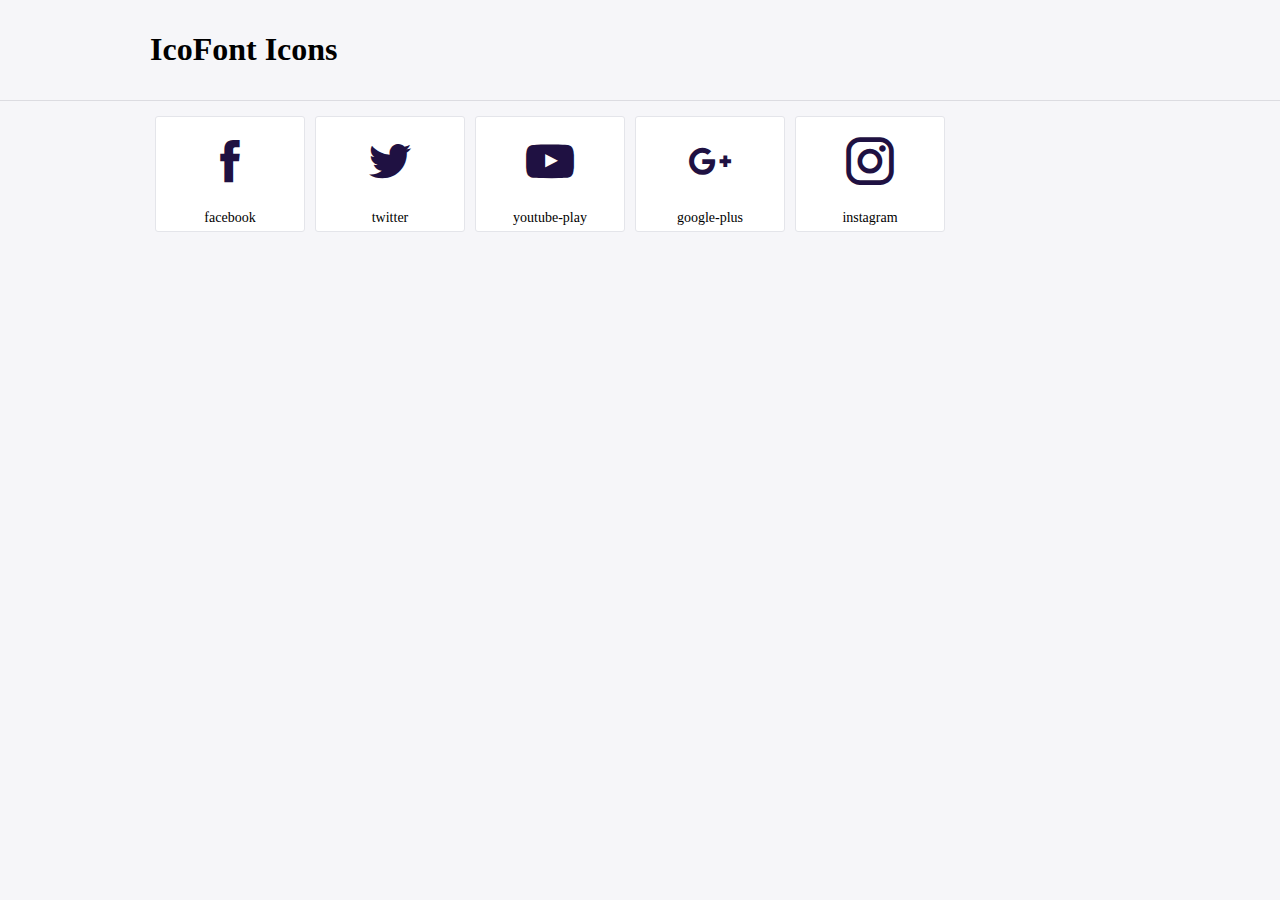
<file: Resources/fontawesome/myFont/icofont/demo.html>
<!DOCTYPE html>
	<html>
	<head>
		<meta charset="utf-8">
		<title>Examples | IcoFont</title>
		<link rel="stylesheet" type="text/css" href="./icofont.min.css">
		<style type="text/css">
			body {
				margin: 0;
				padding: 0;
				background: #F6F6F9;
			}
			.header {
				border-bottom: 1px solid #DCDCE1;
				padding: 10px 0;
				margin-bottom: 10px;
			}
			.container {
				width: 980px;
				margin: 0 auto;
			}
			.ico-title {
				font-size: 2em;
			}
			.iconlist {
				margin: 0;
				padding: 0;
				list-style: none;
				text-align: center;
				width: 100%;
				display: flex;
				flex-wrap: wrap;
				flex-direction: row;
			}
			.iconlist li {
				position: relative;
				margin: 5px;
				width: 150px;
				cursor: pointer;
			}
			.iconlist li .icon-holder {
				position: relative;
				text-align: center;
				border-radius: 3px;
				overflow: hidden;
				padding-bottom: 5px;
				background: #ffffff;
				border: 1px solid #E4E5EA;
				transition: all 0.2s linear 0s;
			}
			.iconlist li .icon-holder:hover {
				background: #00C3DA;
				color: #ffffff;
			}
			.iconlist li .icon-holder:hover .icon i {
				color: #ffffff;
			}
			.iconlist li .icon-holder .icon {
				padding: 20px;
				text-align: center;
			}
			.iconlist li .icon-holder .icon i {
				font-size: 3em;
				color: #1F1142;
			}
			.iconlist li .icon-holder span {
				font-size: 14px;
				display: block;
				margin-top: 5px;
				border-radius: 3px;
			}
		</style>
	</head>
	<body>
	<div class="header">
		<div class="container">
			<h1 class="ico-title"> IcoFont Icons </h1>
		</div>
	</div>
	<div class="container">
		<ul class="iconlist">
		
		<li>
			<div class="icon-holder">
				<div class="icon"> 
					<i class="icofont-facebook"></i>
				</div> 
				<span> facebook </span>
			</div>
		</li>
		
		<li>
			<div class="icon-holder">
				<div class="icon"> 
					<i class="icofont-twitter"></i>
				</div> 
				<span> twitter </span>
			</div>
		</li>
		
		<li>
			<div class="icon-holder">
				<div class="icon"> 
					<i class="icofont-youtube-play"></i>
				</div> 
				<span> youtube-play </span>
			</div>
		</li>
		
		<li>
			<div class="icon-holder">
				<div class="icon"> 
					<i class="icofont-google-plus"></i>
				</div> 
				<span> google-plus </span>
			</div>
		</li>
		
		<li>
			<div class="icon-holder">
				<div class="icon"> 
					<i class="icofont-instagram"></i>
				</div> 
				<span> instagram </span>
			</div>
		</li>
		
		</ul>
	</div>	
	</body>
	</html>
</file>
<file: Resources/css/myStyle.css>
*{
  text-align: justify; 
  font-family: Arial;

}

html{
  scroll-behavior: smooth;
}

/* header */
.my-head{
  background-color: #232f3e !important; 
}
.my-header{
  position: relative;
}

.my-logo{ 
  margin-top: 10px;
  height: 60px;
  width: auto;
}



.my-search-button:hover i{
  /* background-color: rgb(0, 123, 255); */
  color: white;
}


@media screen and (min-width: 1201px) { 
  .my-row{
    width: 300px;
    height: 100%;
  }
  
  .my-form{
    margin-left: 5%; 
    margin-top: 20px;
    height: 40px;
  }
  
  .my-search-text{
    font-family: Roboto, Helvetica, Arial, sans-serif;
    display: inline-block;
    height: 100%;
    color: #000 !important;
    background-color: white !important;
    border: 1px solid rgb(0, 123, 255)!important; 
    border-right: none !important;
    border-radius: 20px !important;
    border-top-right-radius: 0px !important;
    border-bottom-right-radius: 0px !important;
    font-size: 18px !important;  
  }
  .my-search-text::placeholder{
    color: #85898f;
  }
  
  .my-search-button{
    height: 100%; 
    border-radius: 20px !important;
    border-top-left-radius: 0px !important;
    border-bottom-left-radius: 0px !important;
  } 
  
  .my-search-button i{
    padding-top: 5px;
    font-size: 20px;
    color: rgb(0, 123, 255);
  }
}

@media screen and (max-width: 1200px) { 
  .my-row{
    width: 50px;
    height: 50px;
  }
  
  .my-form{
    height: 50px;
    height: 50px;
  }
  
  .my-search-text{
    display: none; 
  }
  
  /* 1px solid rgb(0, 123, 255); */

  .my-search-button{ 
    display: block;
    margin-left: 25px !important;
    margin-top: 25px !important;
    padding: 13px 28px 10px 10px !important;
    border-radius: 50% !important;
  } 
  
  .my-search-button i{ 
    font-size: 20px;
    position: absolute;
    top: 10px;
  } 
}


@media screen and (min-width: 807px) { 
  .my-header-right-item2{
    display: block;
  } 
  .my-user-responsive{
    display: none;
  }
  .my-lg{
    display: block;
  }
  .my-sm{
    display: none;
  }
}

@media screen and (max-width: 806px) { 
  .my-header-right-item2{
    display: none;
  } 
  .my-header-right-item:first-child{
    display: none;
  }
  .my-user-responsive{
    display: block;
    width: 50px;
    height: 50px;
  }
  .my-user-responsive img{
    border-radius: 50%;
  }
  .my-lg{
    display: none;
  }
  .my-sm{
    display: block;
    
  }
  .my-sm i{
    font-size: 40px;
  } 
}

.my-header-right{
  position: absolute;
  height: 100%;
  width: auto;
  top: 0;
  right: 0;

}

.my-header-right-item{
  font-size: 20px;
  transition: 0.2s all !important;
  color: white;
}
.my-active{
  color: white;
}

.my-header-right-item:hover{ 
  color: #ffffff !important;
  text-shadow: 1px 1px 2px rgb(137, 92, 226), 3px 3px 25px blue, 5px 3px 5px darkblue; 
}

.my-no{
  position: absolute;
  font-size: 10px !important ;
}


/* Slide */

/* dinh dang slides */
.slide-show{
  width:100%;     /* cho slide chinh bang width man hinh */
  height: 800px; 
  background-color: red; 
  overflow: hidden;   /* an di may cai slide khac slide chinh */
  position: relative;
}

.slide-show .left, .slide-show .right{
  color: transparent;
  position: absolute;
  font-size: 40px;
  top: 50%;
  transform: translateY(-50%);
  cursor: pointer;
  transition: all 0.4s;
}

.slide-show:hover .left, .slide-show:hover .right{
  color: white; 
}

.slide-show .left:hover, .slide-show .right:hover{
  color: #007bff !important; 
}

.slide-show .left{
  left: 5%;
}

.slide-show .right{
   right: 5%;
}

.slides{
  width: 500%;    /* vi co tong cong 5 hinh anh, nen la 5 * 100% = 500% */
  height: 100%;
  display: flex;  /* chi cac item ben trong nam tren mot dong*/
}

.slides > div{ 
  width:20%;      /* 100% / 5 = 20% */
  height: 100%;
  transition: all 0.8s ease;
}

.slides > div img{
  width: 100%; 
  height: 100%;   
}
/* end dinh dang slides */

/* dinh dang redirection-radio */ 

input[type='radio']{
  display: none;
} 

#r1:checked ~ .slides{
  margin-left: 0;

}

#r2:checked ~ .s1{ 
  margin-left: -20%;  
}

#r3:checked ~ .s1{ 
  margin-left: -40%;
}

#r4:checked ~ .s1{ 
  margin-left: -60%;
}

#r5:checked ~ .s1{ 
  margin-left: -80%; 
}


/* end dinh dang redirection-radio */

/* dinh dang redirection-for */
.redirection-for{
  position: absolute;
  bottom: 20px;
  left: 50%;
  transform: translateX(-50%);
  display: flex;
}

.redirection-for label{ 
  background-color: transparent;
  border: 1px solid white;
  margin: 20px 30px 50px 30px;
  cursor: pointer;
  transition: all 0.4s ease;
  position: relative;
}

.slide-show:hover .redirection-for label i{
  color: rgba(255, 255, 255, 0.63);
}

.redirection-for label i{ 
  position: absolute;
  font-size: 40px;
  color: transparent;
  top: 0;
  left: 0;
  transition: all 0.4s ease;
} 

.redirection-for label:hover i{ 
  color: #007bffa6 !important;
}
/* end dinh dang redirection-for */

/* End slide */

/* end header */

 /* dien thoai */

 .title-dien-thoai{
   font-size: 40px;
   font-weight: bold;
   text-align: center;
   color: #000000;
 }
 
 .title-dien-thoai:after {
  content: "";
  display: table;
  clear: both;
  background-image: url('/Resources/myImages/line.png');
  width: 100%;
  height: 20px;
  margin-bottom: 20px;
  background-repeat: no-repeat; 
  background-position-x: center;
  background-position-y: bottom;
  padding-top: 0;
}

/****************************************************8

/*-- Latest-Arrivals-(Home Page) --*/

.sp-smart-watch {
	padding: 50px 0;
	background-color: #F5F5F5;
}

.sp-smart-watch-grid {
	padding: 10px;
}

.sp-smart-watch-grid h4 {
	font-size: 16px;
	color: #555;
}

.sp-smart-watch-grid h5 {
	font-family: 'Roboto', sans-serif;
	font-weight: 400;
	margin: 10px 0;
}

.sp-smart-watch-grid h6 a {
	font-family: 'Roboto', sans-serif;
	font-size: 14px;
	font-weight: 400;
	text-decoration: underline;
	color: #000;
}

.sp-smart-watch-grid h6 a:hover {
	color: #c41228;
}

.grid figure {
	position: relative;
	float: left;
	overflow: hidden;
	height: auto;
	background: #000;
	margin-bottom: 10px;
}

.grid figure img {
	position: relative;
	display: block;
	max-width: 100%;
	margin: auto;
}

.grid figure figcaption {
	padding: 0; 
	backface-visibility: hidden;
}

.grid figure figcaption::before, .grid figure figcaption::after {
	pointer-events: none;
}

.grid figure figcaption, .grid figure figcaption > a {
	position: absolute;
	top: 0;
	left: 0;
	width: 100%;
	height: 100%;
}

figure.effect {
	background: #F5F5F5;
}

figure.effect img {
	opacity: 0.95; 
	transition: opacity 0.35s, transform 0.35s; 
	transform: scale3d(1.05,1.05,1);
}

figure.effect figcaption::before {
	position: absolute;
	top: 0;
	left: 0;
	width: 100%;
	height: 100%;
	background: rgba(255,255,255,0.5);
	content: ''; 
	transition: transform 0.6s; 
	transform: scale3d(1.9,1.4,1) rotate3d(0,0,1,45deg) translate3d(0,-100%,0);
}

figure.effect:hover img {
	opacity: 0.6; 
	transform: scale3d(1,1,1);
}

figure.effect:hover figcaption::before {  
	transform: scale3d(1.9,1.4,1) rotate3d(0,0,1,45deg) translate3d(0,100%,0);
} 

.show-san-pham a, .show-san-pham h5, .show-san-pham h6, .show-san-pham h4{
  text-align: center !important;
}

/*-- //Latest-Arrivals-(Home Page) --*/

/****************************************************8
 
  /* end dien thoai */

.my-res-a{
  color:  white !important;
  font-weight: bold;
}


/* navigation */
.my-nav{
  list-style: none !important;
  font-size: 20px !important;
}

.my-nav li{
  display: inline-block;
  margin: auto 30px;
}

.my-nav li a{
  transition: 0.1s all !important;
  font-weight: bold;
  padding: 10px 5px;
  color: #fff !important;
}

.my-nav li:hover a:not(.li2){  
  color: #ffffff !important; 
  text-decoration: none !important;
  text-shadow: 1px 1px 2px rgb(98, 89, 118), 3px 3px 25px blue, 5px 3px 5px darkblue; 
}

.my-nav li.my-parent-2{
  position: relative; 
}
.my-nav li.my-parent-2 div{
  position: absolute; 
  top: 90%;
  left: 0%;  
  width: 400%;
  z-index: 1; 
  display: none;
  background-color: #232f3e !important;
  transition: 4s all;
  border: none;
  opacity: 0;
  padding-left: 10px;
  transition: 0.4s all !important;
} 
.my-nav li.my-parent-2 div ul{
  width: auto; 
  padding-left: 0px;
}
.my-nav li.my-parent-2 div ul li{ 
  /* margin: 10px 0 0 0px; */
  display: block;
  padding: 10px 10px 5px 10px;
}
.my-nav li.my-parent-2:hover div{
  display: block; 
  opacity: 1;
  transition: 0.4s all !important;
}
.my-nav li.my-parent-2:hover div ul li:not(:last-child) a{
  display: block;
  text-decoration: none;
  border-bottom: 1px solid rgb(102, 95, 95);
}
.my-nav li.my-parent-2:hover div ul li a{ 
  text-decoration: none; 
}

.my-nav li.my-parent-2 div ul li:hover a{ 
  color: #ffffff !important;
  text-shadow: 1px 1px 2px rgb(21, 0, 255), 0 0 25px blue, 0 0 5px darkblue;
}

.Navigation{
  position: relative;
}

.Navigation .icon{
  display: none;
  position: absolute;
  right: 10px;
  top: -15px;
}

@media screen and (max-width: 806px) { 
  .Navigation a.icon {
    float: right;
    display: block;
  }
  .my-responsive .my-active{
    background-color: #232f3e;
  }
  /* khi responsive */

  .my-responsive{
    width: 100%;
    flex-direction: column; 
    align-items: start !important;
    background-color: #232f3e;
    padding-left:0px;
  }
  .my-responsive li{
    width: 100%; 
  }
  .my-responsive li div ul li{
    width: 99%; 
  }
  .my-responsive li a{
    border-bottom: 1px solid rgb(102, 95, 95);
  }
  .my-responsive li div ul li:last-child a{ 
    border-bottom: none;
  }
  .my-responsive li a{
    display: block; 
  }
  .my-responsive li div.my-dropdow{
    position: static; 
    background-color: #0f1b27;
    font-size: 18px;
  }

  .my-nav-temp{
    width: 100%;
  }
  .my-nav-temp li:not(.my-active){ 
    display: none;
    padding: 10px;
  }
  .my-nav-temp li.my-active{
    width: 100%;    
    background-color: #232f3e;
    margin-left:-10px;
  }
  .my-nav-temp li.my-active a{
    display: block;
  }

  .my-nav li.my-parent-2 div{
    width: 100%;
  }
}
 

/* end navigation */



/* Latest-Arrivals  */
.sp-dien-thoai{
  padding-top: 50px;
}
.sp-dien-thoai .ten{
  font-size: 24px !important;
  transition: 0.2s all; 
}

.sp-dien-thoai .ten:hover{
  text-shadow: 1px 1px 1px  rgb(107, 92, 134);
}

.sp-dien-thoai a{
  text-decoration: none !important;
}

.sp-dien-thoai h5{
  color: #bf081f;
  font-weight: bold;
  margin-top: 15px;
  margin-bottom: 15px;
}

.sp-dien-thoai h5 > span{
  font-size: 8px !important;
  background-color: #bf081f;
  color: #ffffff;
  vertical-align: top;
  margin-left: 2px;
}

.sp-dien-thoai h6 .xem-them{
  text-decoration: none;
  color: #0097e6;
  background-color: #ffffff;
  border: 1px solid #0097e6;
  padding: 5px 10px;
  border-radius: 10px;
  transition: 0.2s all;
  font-size: 16px !important;
}

.sp-dien-thoai h6 .xem-them:hover{
  color: #ffffff;
  background-color: #0097e6;
}


/* end Latest-Arrivals */


/* Model-Slider */
.my-parent{
  position: relative;
}

.my-parent div{
  position: absolute;
  top: 0;
  left: 0;
  width: 100%;
  height: 100%;
  background-color: rgba(0, 0, 0, 0.1);
  text-align: center; 
  color: transparent; 
  display: flex;
  flex-direction: column;
  justify-content: center;
  align-items: center; 
}

.my-parent div p, .my-parent div a{
  transition: 0.2s all;
}

.my-parent div:hover{
  background-color: rgba(0, 0, 0, 1);
  opacity: 0.5;
}

.my-parent div p, .my-parent div a{
  font-size: 2.2vw;
  color: transparent; 
  text-decoration: none;   
}

.my-parent div:hover p, .my-parent div:hover a{
  color: #ffffff;
}
.my-parent div p:hover{ 
  text-shadow: 2px 2px 2px rgb(218, 37, 37), 5px 5px 25px rgb(226, 253, 157), 1px 1px 5px rgb(209, 0, 17);
}

.my-parent div p.noi-dung{
  font-size: 1.2vw;
  width: 60%;
}

@media screen and (max-width: 992px) { 
  .my-parent div p.noi-dung{ 
    width: 30%;
  }
}

.my-parent div h5{
  color: transparent;
  font-size: 1.9vw;
  font-weight: bold;
  transition: 0.2s all;
}
.my-parent div:hover h5{ 
  color: red; 
}

.my-parent div h5:hover{ 
  text-shadow: 2px 2px 2px rgb(74, 0, 247), 5px 5px 25px rgb(226, 253, 157), 1px 1px 5px rgb(47, 0, 255);
}
.my-parent div h5 > span{
  color: transparent;
  background-color: transparent;
  font-size: 8px !important;
  margin-left: 2px;
  vertical-align: top;
}
.my-parent div:hover h5 > span{ 
  background-color: red;
  color: #ffffff;
}

.my-parent a{ 
  display: inline-block;  
  border: none;
  color: #FFFFFF;
  text-align: center;
  font-size: 28px; 
  transition: all 0.5s;
  cursor: pointer;
  margin: 5px;
}

.my-parent a span { 
  cursor: pointer;
  display: inline-block;
  position: relative;
  transition: 0.5s;
}

.my-parent a span:after {
  content: '\00bb';
  position: absolute;
  opacity: 0;
  top: 0;
  right: -20px;
  transition: 0.5s;
}

.my-parent a:hover span {
  padding-right: 25px; 
  color: #ff009d;
  text-shadow: 1px 1px 2px black, 0 0 25px blue, 0 0 5px darkblue;
}

.my-parent a:hover span:after {
  opacity: 1;
  right: 0;
}

/* end Model-Slider */

/* Denim colection */

.tablet-card{
  position: relative; 
  overflow: hidden;
}

.tablet-card img{
  transition: all 0.4s ease;
}

.tablet-card:hover img{
  transform: rotate(5deg) scale(1.05);
}

.my-content-denim{
  position: absolute; 
  height: 100%;
  width: 0%; 
  display: flex;
  flex-direction: column;
  justify-content: center;
  align-items: center;
  background-color: rgba(0,0,0,0.1);
  transition: all 0.4s;
}

.my-content-denim{ 
  top: 0px;
  left: 0px;
}

.my-content-denim2{
  width: 100%;
  height: 0%;
  top: 0;
  left: 0;
}

.my-content-denim3{ 
  top: 0;
  right: 0;
  width: 0%;
  height: 0%; 
}

.tablet-card:hover .my-content-denim{
  background-color: rgba(0,0,0,0.6);
  width: 100%;
}

.tablet-card:hover .my-content-denim2{
  background-color: rgba(0,0,0,0.6);
  height: 100%;
}

.tablet-card:hover .my-content-denim3{
  background-color: rgba(0,0,0,0.6);
  width: 100%;
  height: 100%;
}

.my-content-denim:hover .ten, .my-content-denim:hover .noi-dung, .my-content-denim:hover h5, .my-content-denim:hover h5 span, .my-content-denim:hover .xem-them{
  opacity: 1; 
}

.my-content-denim .ten{
  font-size: 24px;
  color: #ffffff;
  opacity: 0;
  transition: 0.4s all;
  margin-bottom: 4%; 
  text-align: center !important;
  line-height: 36px;
}

.my-content-denim .noi-dung{
  font-size: 1.2vw; 
  color: #ffffff;
  opacity: 0;
  width: 80%;
  transition: 0.4s all;
  margin-bottom: 3%;
}

.my-content-denim h5{
  font-size: 20px; 
  color: #ff0000;
  opacity: 0;
  transition: 0.4s all;
  font-weight: bold;
  position: relative;
}

.my-content-denim h5 span{
  font-size: 0.7vw;
  position: absolute; 
  color: #ffffff;
  background-color: red;
  opacity: 0;
  transition: 0.4s all;
  font-weight: bold;
}
.my-content-denim .xem-them{ 
  color: #ffffff;
  font-size: 2.2vw;
  opacity: 0;
  transition: 0.4s all;
}

.my-content-denim .xem-them{ 
  display: inline-block;  
  border: none;
  color: #FFFFFF;
  text-align: center;
  font-size: 22px; 
  transition: all 0.5s;
  cursor: pointer;
  margin: 5px;
}

.my-content-denim .xem-them span { 
  cursor: pointer;
  display: inline-block;
  position: relative;
  transition: 0.5s;
}

.my-content-denim .xem-them span:after {
  content: '\00bb';
  position: absolute;
  opacity: 0;
  top: 0;
  right: -20px;
  transition: 0.5s;
}

.my-content-denim .xem-them:hover span {
  padding-right: 25px; 
  color: #ff009d;
  text-shadow: 1px 1px 2px black, 0 0 25px blue, 0 0 5px darkblue;
}

.my-content-denim .xem-them:hover span:after {
  opacity: 1;
  right: 0;
}

.div-parent-sp{ 
	overflow: hidden;
}

.div-parent-sp > div{ 
  overflow: hidden;
  /* position: relative; */
}
 
.div-parent-sp div:hover img{  
  transform: scale3d(1.1,1.1,1.1); 
}

/* end Denim colection */
.btn-dang-ky{
  border: 2px solid #007bff !important;
  font-weight: bold;
}
.btn-dang-ky:hover{
  background-color: #007bff !important;
  color: white !important;
  border: none;
}

.show-dang-ky{
  position: fixed;
  top:0;
  left:0;
  width: 100%;
  height: 100%;
  background-color: rgba(0, 0, 0, 0.246); 
  display: none;
}

.content-dang-ky{
  position: fixed;
  top: 50%;
  left: 50%;
  transform: translate(-50%, -50%);
  display: flex;
  justify-content: center;
  align-items: center;
  flex-direction: column;
  margin: auto;
  width: 400px;
  background-color: white;
  z-index: 1111;
  padding: 10px;
  box-shadow: 0px 2px 5px gray, -2px 0px 5px gray, 0px -2px gray, 2px 0px 5px gray;
}

.content-dang-ky h2{
  width: 90%;
  margin-bottom: 20px;
}


.content-dang-ky input{
  width: 90%;
  border-radius: 5px;
  border: none;
  line-height: 26px;
  font-size: 20px;
  padding: 5px 10px;
}


.content-dang-ky button:not(.close-dang-ky){
  width: 90%;
  background-color: #007bff;
  color: white;
  font-weight: bold;
  border-radius: 5px;
  border: none;
  margin: 20px;
  padding: 5px 10px;
  font-size: 20px;
}

.content-dang-ky .close-dang-ky{
  color: rgb(126, 1, 1); 
  position: absolute;
  top: -5px;
  left: 373px;
  background-color: transparent;
  border: none;
  font-size: 24px;
  font-weight: bold;;
}

.content-dang-ky .close-dang-ky:hover{
  color: red;
}

.new-sp .ten{
  font-size: 5vw;
  font-weight: bold;
  color: white !important; 
  text-align: center;
}
.new-sp .cap1{
  font-size: 1.8vw;
  font-weight: bold;
  color: white !important; 
  text-align: center;
}
.new-sp .cap2{
  font-size: 1.3vw;
  color: white !important; 
  text-align: center;
}

.new-sp button{
  padding: 5px 30px 20px 30px;
  color: #ffffff;
  font-size: 1.2vw;
  font-weight: bold;
  border-radius: 5px;
  position: relative;
  border: none;
  margin: auto 10px;
  text-align: center;
}
.new-sp button span{
  font-size: 0.8vw;
  position: absolute;
  top: 55%;
  left: 50%;
  transform: translateX(-50%);
  width: 100%;
  text-align: center;
}

.new-sp button:nth-child(1){
  background-color: #4f0074;
  border: 2px solid #4f0074;
  transition: 0.4s all;
}
.new-sp button:nth-child(1):hover{
  
  box-shadow: 1px 1px 2px rgb(0, 0, 0), 0 0 5px rgb(31, 27, 243), 0 0 5px rgb(0, 103, 187);
}
.new-sp button:nth-child(2){
  border: 2px solid #27ca06;
  background-color: transparent;
  color: #27ca06;
  transition: 0.4s all;
}

.new-sp button:nth-child(2):hover{
  background-color: #27ca06;
  color: white;
}
  

.bg-dang-ky {
	background-image: url("../myImages/banner-contact.jpg");
	background-repeat: no-repeat;
	background-position: center;
	background-size: cover; 
	background-attachment: fixed; 
  padding: 100px 0; 
}

.bg-dang-ky *{
  text-align: center;
}

.bg-dang-ky h3 {
	font-size: 2.2vw;
	margin-bottom: 20px;
	color: white;
	font-weight: bold;
}

.bg-dang-ky p {
	font-size: 1.5vw;
	color: white;
	margin-bottom: 50px;
} 

.new-sp {
	background-image: url("../myImages/jack.png");
	background-repeat: no-repeat;
	background-position: center;
	background-size: cover; 
	background-attachment: fixed;
	text-align: center;
}

.new-sp-text {
	width: 50%;
	padding: 120px 0;
	background-color: rgba(0, 0, 0, 0.35);
}

.new-sp-text h2 {
	font-size: 50px;
	color: #fff;
	text-shadow: 2px 2px #32323b;
	margin-bottom: 20px;
}

.new-sp-text h4 {
	color: #FFF;
	font-size: 30px;
	text-shadow: 2px 2px #32323b;
	margin-bottom: 20px;
}

.new-sp-text h5 {
	font-size: 75px;
	color: #FFF;
	text-shadow: 3px 3px #c41228;
}

.new-sp-text h5 small {
	font-size: 30px;
	color: #EEE;
	text-shadow: 2px 2px #001c44;
}
 

/* footer */
.my-copy{
  color: #ffffff;
  margin-top: 20px;
  font-size: 12px;
}
.my-copy a{
  text-decoration: none;
  color: white !important;
}

.footer, .my-footer{
  background-color: #232f3e  !important;
  color: #ffffff !important;
  padding: 20px 100px; 
}

.footer > div{
  border-bottom: 1px solid rgb(255, 255, 255);
}

.my-footer .my-dia-chi{
  font-size: 14px;
  color: #777;
}

.footer .my-caption-f{
  line-height: 50px;
}



.footer .hotline{
  color: red;
  font-weight: bold;
} 

.footer ul{
  list-style-type: none;
  padding-left: 0px;
}

.footer ul li a{
  color: #ffffff;
  transition: 0.2s;
  text-decoration: none;
}

.footer ul li:hover a{
  color: #007bff;
}

.my-dia-chi{
  text-indent: 50px;
}

.my-dia-chi span{
  font-weight: bold;
}

.my-facebook:hover{
  color: #005bb7; 
}

.my-twitter:hover{
  color: #1dcaff; 
}

.my-google:hover{
   color: rgb(211, 72, 54); 
}

.my-instagram:hover{
   color: #517fa4; 
}

.my-youtube:hover{
   color: #bb0000; 
}

.my-icon-f:hover{
  transition: 0.2s all;
}
 
.my-mb{
  padding-bottom: 20px;
}

@media screen and (min-width: 769px) { 
  .my-mb{ 
    margin-top: 10px !important; 
  }
  .cols{
    display: flex;
     justify-content: space-between;
     flex-wrap: wrap;
     align-items: center;
  }
  .cols .cols-2{
    width: 30%;
    margin-top: 10px;
  } 
}


@media screen and (max-width: 768px) { 
  .my-mb:not(:nth-child(1)){ 
    margin-top: 50px !important; 
  }
  .cols{
    display: flex;
     justify-content: space-around;
     align-items: center;
  }
  .cols .cols-2{
    width: 15%;
  }
  .my-ap{
    display: flex;
    justify-content: center;
    align-items: center;
  }
  .my-ap .my-app-img{
    max-width: 50%; 
  }
  .my-ap .my-app-img a img{ 
    width: 200px !important;
  }
}

img.my-icon-f{
  width: 77%;
}

.mess-date{
  color: rgb(63, 63, 63); 
  font-size: 10px !important;
}

.my-hiden{
  display: none !important;
}
/* end footer */

 
		/* style 1 */
.slideanim {
  visibility: hidden;
}

.slide {
  animation-name: slide;
  animation-duration: 1s;
  visibility: visible;
}

@keyframes slide {
  0% {
    opacity: 0;
    transform: translateY(70%);
  }

  100% {
    opacity: 1;
    transform: translateY(0%);
  }
}


/* style 2 : bottom right*/
.slideanim1 {
  visibility: hidden;
}

.slide1 {
  animation-name: slide1;
  animation-duration: 1s;
  visibility: visible;
}

@keyframes slide1 {
  0% {
    opacity: 0;
    transform: translate(70%, 70%);
  }

  100% {
    opacity: 1;
    transform: translate(0%, 0%);
  }
}

/* style 2 : bottom left*/
.slideanim2 {
  visibility: hidden;
}

.slide2 {
  animation-name: slide2;
  animation-duration: 1s;
  visibility: visible;
}

@keyframes slide2 {
  0% {
    opacity: 0;
    transform: translate(-70%, 70%);
  }

  100% {
    opacity: 1;
    transform: translate(0%, 0%);
  }
}

/* style 3 : left */
.slideanim3 {
  visibility: hidden;
}

.slide3 {
  animation-name: slide3;
  animation-duration: 1s;
  visibility: visible;
}

@keyframes slide3 {
  0% {
    opacity: 0;
    transform: translateX(-70%);
  }

  100% {
    opacity: 1;
    transform: translateX(0%);
  }
}

/* style 4 : right */
.slideanim4 {
  visibility: hidden;
}

.slide4 {
  animation-name: slide4;
  animation-duration: 1s;
  visibility: visible;
}

@keyframes slide4 {
  0% {
    opacity: 0;
    transform: translateX(70%);
  }

  100% {
    opacity: 1;
    transform: translateX(0%);
  }
} 

.social-icons{
  list-style-type: none;
}

.social-icons a{
  font-size: 30px;
  color: black;
  margin-left: 10px;
}




/* Len top*/

.icon-ho-top{ 
  padding:0px 10px;
  border-radius: 10px; 
  transition: 0.4s all;
}
.icon-ho-top:hover{
  background-color: gray;
}
.icon-ho{
  width:50px;
  height:50px;
  padding:10px;
  border-radius: 10px; 
  transition: 0.4s all;
}
.icon-ho:hover{
  background-color: gray;
}
.message-dialog{
  border: 1px solid #007bff;
  box-shadow: 0px 2px 5px gray, -2px 0px 5px gray, 0px -2px gray, 2px 0px 5px gray;
}
.message-dialog .mess-header p{
  font-size: 20px;
  color: black;
}
.message-dialog .mess-header span{
  font-size: 30px;
  color: black;
}
.message-dialog .mess-header span i{
  font-weight: bold;
}
.when-show{
  display: flex !important;
  flex-direction: column; 
}
.message-dialog{ 
  display: none;
  transition: 0.4s all;
  z-index: 1000;
  position: fixed;
  bottom: 80px;
  right: 5px;
  width: 400px;
  height: 500px;
  background-color: rgb(255, 255, 255); 
  border-radius:5px;
}
.message-icon{ 
  position: fixed;
  right: 20px;
  bottom: 80px;
  transition: 0.4s all;
  font-size: 30px ;
  padding:0px 10px;
  background-color: #007bff;
  color: black;
  border-radius: 5px;
  transition-property: 0.4s all;
  cursor: pointer;
}
.message-icon:hover{
  box-shadow: 0px 2px 5px gray, -2px 0px 5px gray, 0px -2px gray, 2px 0px 5px gray;
}
.my-message-icon i{
  font-weight: bold;
}

.dau-trang-hiden{
  display: none;
  transition: 0.4s all;
} 
.len-dau-trang{ 
  position: fixed;
  right: 20px;
  bottom: 20px;
  transition: 0.4s all;
  font-size: 30px ;
  padding:0px 15px;
  background-color: #007bff;
  color: black;
  border-radius: 5px;
} 
.len-dau-trang:hover{ 
  box-shadow: 0px 2px 5px gray, -2px 0px 5px gray, 0px -2px gray, 2px 0px 5px gray;
}
.len-dau-trang i{
  font-weight: bold;
}

/* End len top*/

/* End login */

.thong-tin-dia-chi{
  background-color: #d1ecf1;
}

.thong-bao-text p{
  color: black;
  margin-bottom: 5px;
}

.thong-bao-text p{
  font-weight: 300;
}

.thong-bao-text span.text-lead{
  font-weight: bold;
}
 
.thong-tin .cap-nhat{
  color: white;
  padding: 10px 15px;
  border-radius: 5px;
  margin: auto;
  background-color: #007bff;
  text-align: center;
}

.thong-baos .close, .card-san-pham .close {
  opacity: 1 !important;
}


/* ********************************************************************************** */
/* tiết sản phẩm */ 
ol.dia-chi{
  list-style-type: none;
}

a{
  text-decoration: none !important;
}

ol.dia-chi li{
  margin-left: -24px;
  float: left;
  margin-right: 20px;
}

ol.dia-chi li:not(:last-child)::after{
  content: "/";
  margin: 0px 10px;
  color: #007bff;
}

.head-title{
  margin-top: 100px;
  margin-bottom: 20px;
  font-size: 30px;
}

.op{
  padding:5px 10px;
  font-size: 16px !important;
  background-color: #d2d1c2; 

}
.display-text{
  font-size:24px;
}
.mua-ngay{
 border-radius: 5px;
 font-size:16px;
} 
.mua-ngay p{
  margin-bottom:0px;
  color: white !important;
}
.mua-ngay span{
  color: white !important;
}
.card-body ul li{
  font-size:16px;
  padding: 5px;
  
}
.card-body ul li .fa-check-circle{
  font-size: 16px;
  color: green;
  margin-right:5px;
}
.card-body ul li .fa-gift{
  font-size: 26px;
  color: red;
  margin-right: 5px;
}

.thong-so{
  list-style: none;
}
.thong-so .thong-so-item{ 
  border-bottom: 1px solid rgb(200, 200, 200);
}
.thong-so .thong-so-item p{ 
  margin-bottom: 0px;
  margin-top: 15px;
  color: black;
}
.thong-so .thong-so-item p:nth-child(1){ 
  font-weight: bold;
}

#my-binh-luan-coll, #my-binh-luan-coll2{
  cursor: pointer;
  color: #0056b3;
}
.icon-kh span{
  font-size: 20px;
  padding: 15px;
  border-radius:50%;
  background-color:aquamarine;
}
.my-line{
  display: flex;
  justify-content: start;
  margin-bottom: 5px;
}

.my-line ul{
  margin-left: 20px;
  width: 170px;
}

.my-line>div{
  margin-left: 20px;
  background-color: rgb(200, 200, 200) !important;
}
.my-line div div{
  background-color: rgb(120, 120, 120) !important;
}
.my-danh-gia{
  margin-top: 10px;
  margin-left:10px;
  font-size: 26px; 
  text-align: left;
}

.my-comment-start{
  margin-left: 0px;
  font-size: 20px;
}
.my-comment-start li a i, .star-font{
  font-size: 20px;
  color: rgb(255, 181, 0);
}

.star-san-pham li label i{
  color: rgb(255, 181, 0);
}

.my-act{
  color: rgb(255, 181, 0);
  font-size: 20px;
}
.my-not-act{
  color: rgb(253, 216, 53);
  font-size: 20px;
}
.danh-gia ul li{
  padding: 0px;
}
img.w-50{
  width: 60% !important;
}
.w-60{
  width:60%;
}

.vnd{
  vertical-align: top;  
  margin-left:5px;
  background-color: red; 
}
.group-item h5{
  color: red;
}
.group-item h6 a.xem-them{
  font-size:16px;
  
}
@media screen and (min-width: 601px)
{
  .my-prev{
    left:-10% !important; 
    width: auto;
  }
  .my-next{
    right: -10% !important; 
    width: auto;
  }
}

@media screen and (max-width: 600px)
{
  .my-prev{
    left:0% !important; 
    width: auto; 
  }
  .my-next{
    right: 0% !important; 
    width: auto;
  }

}

.nhan-xet .a-nhan-xet a p{ 
  transition: 0.2s all;	 		 
}
.nhan-xet .a-nhan-xet a:hover p:not(.last){ 
  color: blue !important; 		
  transform: scale(1.3);		 		 
}
.nhan-xet .a-nhan-xet a:hover p.last{ 
  color: rgb(116, 9, 50) !important; 		
  transform: scale(1.3);		 		 
}

.nhan-xet-content{ 
  padding: 10px !important;
}
@media screen and (max-width: 992px)
{
  .my-res{
    width: 100% !important;
  }
  .nhan-xet-content{
    width:100% !important; 
  }
  .my-hi{
    font-size: 14px !important;
  }
  .my-pi{
    font-size: 18px !important;
  }
}

ul.list-inline li{
  float: left;
  margin-left: 5px;
} 

.lable-phi-ship{
  color: red;
  border-radius: 5px;
  background-color: rgb(189, 194, 22);
  padding: 5px 10px;
  font-size:16px;
  margin-top: 10px;
}

.label-tra-gop{
  vertical-align: center;
  font-size:18px;
  color: red;
}

.thong-tin-nhanh-img img{
  width: 98%;
}

.san-pham{
  overflow: hidden; 
  position: relative;
} 
.san-pham:hover .wrap{
  opacity: 0.3;
}

.san-pham img{
  transition: 0.2s; 
}

.san-pham:hover img{
  transform: scale3d(1.05,1.05,1);
}

/* ********************************************************************************** */

/* Sản phẩm */
.wrapper .div-img-hover{
  position: relative;
  overflow: hidden;
}

.wrapper > div{
  box-shadow: 0px 0px 15px 0px #D6D6D6;
  padding: 15px 25px !important;
  margin-bottom: 30px;
}

.wrapper .div-img-hover .ten-san-pham{
  text-align: center;
  min-height: 60px;
}

.wrapper .div-img-hover .ten-san-pham a{
  font-size: 20px;
}

.wrapper .div-img-hover .btn-them, .btn-them-back{
  color: white;
  background-color: #0879c9;
  border-radius: 5px;
  border: none;
  box-shadow: -1px 1px 5px gray;
  margin-top: 15px;
}

.wrapper .div-img-hover .btn-them:hover, .btn-them-back:hover{
  color: white;
  background-color: #072941; 
  box-shadow: -1px 1px 5px gray; 
}

.card-style-2{
  cursor: pointer;
  width: 32%;
  height: 300px;
  overflow: hidden;
  position: relative;
  margin: auto 5px; 
  box-shadow: 0 4px 8px 0 rgba(0, 0, 0, 0.2), 0 6px 20px 0 rgba(0, 0, 0, 0.19);
}

.card-style-2 .front, .card-style-2 .back{
  width: 100%;
  height: 100%;
  overflow: hidden;
  backface-visibility: hidden;
  -webkit-backface-visibility: hidden;
  position: absolute;
  transition: all 0.4s ease;
}

.card-style-2 .front img{
  width: 100%;
  height: 100%;
}
.card-style-2 .front{
  background-color: #232f3e;
  transform: perspective(600px) rotateY(0deg);
}
.card-style-2 .back{
  background-color: #232f3e;
  transform: perspective(600px) rotateY(180deg);
}

.card-style-2 .back .back-content{
  height: 100%;
  color: black;
  display: flex;
  justify-content: center;
  align-items: center;
  flex-direction: column;
  padding: 10px;
}
.card-style-2 .back .back-content .ten{
  text-decoration: none;
  font-size: 20px;
  text-align: center;
}
.card-style-2 .back .back-content .gia-back{ 
  font-size: 16px; 
  color: white;
  margin-top: 5px;
}
.card-style-2:hover > .front
{
  transform: perspective(600px) rotateY(-180deg);
}

.card-style-2:hover > .back
{
  transform: perspective(600px) rotateY(0deg);
}

.wrapper .div-img-hover .product-new-top{
  position: absolute;
  top: 0;
  left: 0;
  color: white;
  background-color: red;
  border-radius: 5px;
  padding: 3px 5px;
  font-size: 12px;
}

.wrapper .div-img-hover .img-hover{
  width: 100%;
}
/* 
.wrapper .div-img-hover::after{
  content: "";
  width: 1%;
  height: 1%; 
  z-index: 111;
  position: absolute;
  top: 0;
  left: 40%;
  transition: all 0.4s ease;
}


.wrapper .div-img-hover:hover::after{  
  border-bottom-left-radius: 100px;
  border-bottom-right-radius: 100px;
  box-shadow: 0 0 0 12em rgba(43, 78, 236, 0.253);  
} */

.wrap-img-sp {
  position: relative;
  border-bottom: 1px solid gray;
  padding-bottom: 20px;
}

.wrap-img-sp .xem-chi-tiet{
  position: absolute;
  top: 0;
  left: 50%; 
  background-color: rgb(193, 0, 247);
  border-radius: 5px; 
  padding: 5px auto;
  width: 100px;
  text-align: center;
  transform: translateX(-50%);
  transition: 0.4s;
  opacity: 0;
}

.wrap-img-sp .xem-chi-tiet a{
  color: white;
}

.wrap-img-sp .xem-chi-tiet:hover{
  color: white;
  box-shadow: -3px 3px 10px gray;
  background-color: rgb(126, 1, 160);
}

.wrap-img-sp:hover  .xem-chi-tiet{
  top: 70%;
  opacity: 1;
}


.product-sec1{
  padding: 1rem 1rem!important;
}
.my-modal{ 
  display: none;
  position: fixed;
  top: 50%;
  left: 50%; 
  transform: translate(-50%,-50%);
  background-color: rgb(157, 171, 236);
  box-shadow: 0 4px 8px 0 rgba(0, 0, 0, 0.2), 0 6px 20px 0 rgba(0, 0, 0, 0.19);
}
.my-modal .modal-text{
  font-size:20px;
  padding-left: 20px;
  padding-top:20px;
  padding-bottom:20px;
  margin-bottom: 0px;
}
.my-modal .modal-header .modal-header-text{
  font-size:24px;
} 
@media screen and (min-width:1201px)
{ 
  .my-modal{ 
    width: 50%; 
  }
}
@media screen and (max-width:1200px)
{
    
  .my-modal{
    width: 80%; 
  } 
}
.content-san-pham{
  padding-top: 22px;
  width:100%;
}

.content-san-pham .loc-content{
  width: 100%;
  border-radius: 5px; 
}

.content-san-pham .loc-content .wrapper-item{ 
  border-radius: 5px;
  box-shadow: 5px 5px 15px 0px #D6D6D6,-5px -5px 15px 0px #D6D6D6;
  border-radius: 5px; 
  position: sticky;
  top: 50px;
}

.content-san-pham .loc-content .item{
  width: 100%; 
  background-color: rgba(0, 123, 255, 0.21);
} 

.content-san-pham .loc-content .item button{
  width:100%;
  color: #007bff;
  font-weight: bold; 
  line-height: 50px;
  padding-left: 20px;
  background-color: rgba(0, 123, 255, 0.21);
  border:none;
  font-size: 20px;
  vertical-align: bottom;
  position: relative;
}

.content-san-pham .loc-content .item button:not(.submit-ap-dung)::before{
  content: "";
  width: 5px;
  height: 100%;
  position: absolute;
  top: 0;
  left: 0;
  background-color: transparent;
  z-index: 111;
  transition: all 0.2s ease;
}

.content-san-pham .loc-content .item button:not(.submit-ap-dung)::after{
  content: "";
  width: 90%;
  height: 1px;
  position: absolute;
  top: 100%;
  left: 05%;
  background-color: white;
  z-index: 111;
  transition: all 0.2s ease;
}

.content-san-pham .loc-content .item button:hover::before{ 
  background-color: rgb(129, 62, 179);
}

.content-san-pham .loc-content .item button:hover{ 
  color: blue;
}

.content-san-pham .loc-content .item ul, .content-san-pham .loc-content .item-list{
  list-style-type: none;
  margin: 0px;
  padding: 0px;
  padding-top: 10px;
  padding-left: 30px;
  display: none;
  background-color: rgba(0, 123, 255, 0.21);
  border-top: none;
}
  
.content-san-pham .loc-content .item ul li label{
  margin-left: 10px;
}

.content-san-pham .loc-content .item .wrapper-gia{
  display: none;
}

.content-san-pham .loc-content .item .item-gia{
  display: flex;
  justify-content: center;
  align-items: center;
  padding-left: 0px; 
  
}

.content-san-pham .loc-content .item .item-gia input{
  width: 100px;
  margin: 10px 10px;
  padding: 5px;
}

.content-san-pham .loc-content .item button.submit-ap-dung{
  text-align: center; 
  border: 1px solid blue;
  color: blue;
  line-height: 25px;
  border-radius: 5px;
  background-color: rgba(0, 123, 255, 0.21);
  width: auto;
  margin: 10px;
  padding: 5px 10px; 
  transition: 0.2s;
}

.content-san-pham .loc-content .item button.submit-ap-dung:hover{ 
  background-color:blue; 
  color: white;
  box-shadow: 1px 1px 2px rgb(0, 0, 0);
} 

/* End sản phẩm */

/* ********************************************************************************** */
 /*  thiệu */

.content-cau-noi{
  width: 100%;
}

.content-cau-noi .our-team{
  text-align: center;
  font-size: 36px;
  margin-top: 50px;
}

.content-cau-noi .dev{
  display: block;
  width: 200px;
  margin: 20px auto;
  margin-bottom: 50px;
  background-color: black;
  height: 2px;
}

.content-cau-noi .img-sec{
  width: 100%;
  display: flex;
  justify-content: center;
  align-items: center;
}

.content-cau-noi .img-sec a{  
  width: 200px;
  height: 200px;
  margin: auto 50px;
  border-radius: 50%;
  overflow: hidden !important;
  position: relative;
}

.content-cau-noi .img-sec a img{
  width: 100%;
  height: 100%;
  filter: grayscale(100%);
  transition: all 0.4s ease;
}

.content-cau-noi .img-sec a:hover img{  
  filter: none; 
}

.content-cau-noi .img-sec a::before{
  content: "";
  width: 0px;
  height: 0px;
  position: absolute;
  top: 50%;
  left: 50%;
  transform: translate(-50%, -50%);
  background-color: transparent;  
  border: 1px solid transparent;
  border-radius: 50%;
  z-index: 11;
  transition: all 0.4s ease;
}

.content-cau-noi .img-sec a:hover::before{  
  width: 200px;
  height: 200px; 
  border-color: rgb(10, 5, 92);
}

.content-cau-noi .img-sec a::after{
  content: "";
  width: 0px;
  height: 0px;
  position: absolute;
  top: 50%;
  left: 50%;
  transform: translate(-50%, -50%);
  background-color: rgba(243, 235, 235, 0.137);   
  border-radius: 50%;
  z-index: 11;
  transition: all 0.4s ease;
}

.content-cau-noi .img-sec a:hover::after{  
  width: 200px;
  height: 200px; 
}




.content-cau-noi .text-sec{
  width: 800px;
  height: 0px;
  margin: auto;
  overflow: hidden;
  transition: all 0.4s ease;
}

.cau-noi-active{
  min-height: 300px !important;
}

.content-cau-noi .text-sec .ceo-nane{
  text-align: center;
  font-size: 26px;
}

.content-cau-noi .text-sec p{
  text-align: justify;
  font-family: "Arial" !important;
  font-size: 24px;
  font-weight: 300;
}




  .my-city .content-city .ten-city{
		font-weight: bold;
		font-size:16px;
    transition: 0.4s all;
    color: gray;
	}
	.my-city .content-city:hover .ten-city{
		font-weight: bold;
		color:#ee4d2d;
		font-size:16px;
	}
	.my-city .content-city img{
		transition: 0.4s all;
		width:100%;
	}
	.my-city .content-city:hover img{
		transform: scale(1.1);
	}
	.gia-tri img{
		width:100%;
		height: 100%;
	}
		.content-gioi-thieu p{
			margin-bottom: 20px;
		}
		.content-gioi-thieu{
			color: black;
			font-size: 16px;
		}
		.content-gioi-thieu p{
			color: black;
			font-size: 16px;
		}
		.content-gioi-thieu ul{
			list-style-image: url('Resources/myImages/icon-check.png'); 
			list-style-position: outside;
			padding-left: 22px;
		}
		.content-gioi-thieu ul li i{
			margin-right: 10px;
		}
	@media screen and (max-width: 991px) {
		.tam-nhin .text{
			font-size: 20px; 
			color: white;
			font-weight: bold; 
		}  
	}
	@media screen and (min-width: 992px) {
		.tam-nhin .text{
			font-size: 26px; 
			color: white;
			font-weight: bold; 
		} 
	}
	.tam-nhin .line{
		margin: auto;
		height: 3px;
		border: 1px double #e2bf34;
	}
	
		h3.tittle-top {
			color: #000;
			font-size: 38px;
			letter-spacing: 1px;
			text-shadow: 3px 3px 3px rgba(0, 0, 0, 0.19);
		}

		h3.tittle-top span {
			color: #0879c9;
			font-size: 50px;
			letter-spacing: 0;
		}

    .gia-tri-content .gia-tri-text .gia-tri-text-title{
			font-size:2.5vw;
			color: #ee4d2d;
		}
		.gia-tri-content .gia-tri-text ul{
			list-style-image: url('../myImages/icon-check.png'); 
			list-style-position: inside;
			
		}
		.gia-tri-content .gia-tri-text ul li{
			margin-top: 10px;
			font-size: 2vw;
		}
		@media screen and (max-width: 992px)
		{
			
			.gia-tri-content .gia-tri-text .gia-tri-text-title{
				font-size:18px;
			}
			.gia-tri-content .gia-tri-text ul li{
				margin-top: 10px;
				font-size: 16px;
			}
		}
		@media screen and (min-width: 993px)
		{
			
			.gia-tri-content .gia-tri-text .gia-tri-text-title{
				font-size:22px;
			}
			.gia-tri-content .gia-tri-text ul li{
				margin-top: 10px;
				font-size: 20px;
			}
		}

    .info .lead span.foo{
      color: black;
      font-weight: bold;
    }
    .info p{
      margin-bottom: 0;
    }
    .info h3{
      font-size: 22px;
      font-weight: bold;
      text-align: left;
    }
    .info .title{
    font-size: 36px;
    font-weight: bold;
    text-align:left;

  }
  .info .title span{
    color: #ff7315;
  }
  .info p.lead{
    font-size:18px;
  }
  .info .phone-number span, .info .email span{
    font-size:16px;
    color: #ff7315;
  }
  .info a{
    text-decoration: none;
    color: #007bff;
    font-weight: bold;
  }
  .info a:hover{
    text-decoration: none;
    color: #1d0c68;
    text-decoration: underline;
  }

    .title-foot{
    color: white;
    font-size:36px;
    text-align: center;
    font-weight:bold;
    margin: 40px auto 30px auto;
  }
  @media screen and	(min-width: 993px)
  {
    .form .my-row{
      display: flex; 
      justify-content: space-around;
      align-items: center;
    }
    .form .my-row input{
      width:32%;
      color: black;
      background-color: rgb(255, 255, 255) !important;
      border-radius:5px;
      border:none;
      padding:5px 10px;
        font-size:18px;
        margin-bottom:0px;
    }
    .form .my-row input::placeholder{ 
      color: #85898f;
    }
    .form textarea{
      width:96%;
      color: black;
      background-color: rgb(255, 255, 255) !important;
      border-radius:5px;
      border:none;
      padding:5px 10px; 
      font-size:18px; 
      margin: 10px auto;
    }

    .form textarea::placeholder{
      color: #85898f;
    }

  }
  @media screen and	(max-width: 992px)
  {
      .form .my-row{
        display: flex; 
        flex-direction: column; 
        align-items: flex-start;
      }
      .form .my-row input{
        width:100%;
        color: black;
        background-color: rgb(172, 172, 172) !important;
        border-radius:5px;
        border:none;
        padding:5px 10px;
        font-size:18px;
        margin-bottom:10px;
      }
      .form textarea{
        width:96%;
        color: black;
        background-color: rgb(172, 172, 172) !important;
        border-radius:5px;
        border:none;
        padding:5px 10px; 
        font-size:18px; 
        margin: 0px auto;
      }
      .map{
        margin-top: 80px;
      }
  }
  @media screen and	(max-width: 767px)
  {
      .form .my-row{
        display: flex; 
        flex-direction: column; 
        align-items: flex-start;
      }
      .form .my-row input{
        width:100%;
        color: black;
        background-color: rgb(172, 172, 172) !important;
        border-radius:5px;
        border:none;
        padding:5px 10px;
        font-size:18px;
        margin-bottom:10px;
      }
      .form textarea{
        width:94%;
        color: black;
        background-color: rgb(172, 172, 172) !important;
        border-radius:5px;
        border:none;
        padding:5px 10px; 
        font-size:18px; 
        margin: 0px auto;
      }
  }
  .banner{  
    background-image: url('../myImages/banner-contact.jpg');
    background-size: cover;
    background-attachment: fixed;
  }
  .img-wrap{
    position:relative;
  }
  .wrap-img{
    position: absolute;
    top: 0;
    left: 0;
    background-color: transparent;
    width: 100%;
    height:100%;
    transition: 0.4s all;
  } 


  .my-check{
    list-style-type: none;
    padding-left: 10px !important;
  }

  .my-check li i{
   color: green;
  }
 /* End gioi thiệu */


/* ********************************************************************************** */

/* GIỎ hàng */

.wrapper-item-gio-hang{
  border: 1px solid gray;
  border-radius: 5px;
}

.card-san-pham{
  transition: 0.2s all;
}
.card-san-pham:hover{ 
  /* box-shadow: 0px 2px 5px gray, -2px 0px 5px gray, 0px -2px gray, 2px 0px 5px gray; */
  box-shadow: 0 4px 8px 0 rgba(0, 0, 0, 0.2), 0 6px 20px 0 rgba(0, 0, 0, 0.19);
}
.foot{
  font-size:20px; 
  background-color: white;
  border-radius: 0px 0px 5px 5px;
  border: 1px solid rgb(210, 210, 210);
  border-top: none;
  margin-top: -3px;
}

.group{
  font-size: 16px;
}
.group input[type='text'], .group textarea, .group select, .ma-giam-gia{
  background-color: rgb(255, 255, 255) !important;
  border: 1px solid gray;
  color: black !important;
  margin-bottom: 0px;
  padding: 5px;
  padding-left:10px;
  border-radius: 5px;
  font-size: 16px !important;
}
.group input[type='text']::placeholder, .group textarea::placeholder, .group select::placeholder, .ma-giam-gia::placeholder{
  color: #85898f;
}
.card-san-pham.card{
  border: 1px solid rgb(171, 171, 171) !important;
}
.card-san-pham .status{
  font-size:16px;
}
.card-san-pham .so-luong{
  font-size:16px;
}
.card-san-pham .so-luong .so-luong-number{
  
background-color: white !important;
color: black !important;
padding:1px 0px;
margin:0px;
text-align: center;
width: 70px;
font-size: 18px;
}
.card-san-pham .so-luong .so-luong-btn{
  font-size: 20px;
  border: 1px solid gray;
  cursor: pointer;
  padding: 0px 10px;
  color: white;
  background-color:rgb(25, 25, 206); 
}
.card-san-pham .so-luong .tru{
  border-top-left-radius: 5px;
  border-bottom-left-radius: 5px;
}
.card-san-pham .so-luong .cong{
  border-top-right-radius: 5px;
  border-bottom-right-radius: 5px;
}
.card-san-pham .so-luong .so-luong-btn:hover{
  background-color: rgb(1, 4, 89);
  
}
.card-san-pham .so-luong .so-luong-number{ 
  border-top: 1px solid gray; 
  border-bottom: 1px solid gray; 
}
.card-san-pham .gia .vnd{
  color: white;
  position: absolute;
  top: 0;
  background-color: red;
}
.card-san-pham .gia{
  position: relative;
  color: red;
  font-size: 16px;
}
.card-san-pham .nha-cung-cap{
  text-align:left;
  margin-top: 15px;
  font-size: 18px;
  color: rgb(27, 0, 206);
}
.card-san-pham .ten{
  font-size: 22px;
  text-align: left;
}
.card-san-pham{
position: relative;
margin-top: 56px;
}
.card-san-pham .close{
position: absolute;
top: 10px;
right: 10px;
font-size:25px;
color: black;
background-color: rgb(223, 53, 50);
border-radius: 5px;
}
.card-san-pham .close span{
padding:0px 7px;
}

.validate-input{
  border:1px solid red !important;
}

/* End giỏ hàng */

/* ********************************************************************************** */

/* Thông tin khách hàng */
ul.menu-items{
  top: 20px;
  position: sticky;
  list-style-type: none;
} 

ul.menu-items li{
  margin: 0;
  border-radius: 5px;
} 

ul.menu-items li:hover{
  background-color: #2375ce46;
} 

ul.menu-items li a{
  display: block;
  padding: 10px 10px; 
  transition: all 0.4s ease;
} 

.active-section{
  background-color: #007bff !important;
}

.don-hangs{
  width: 100%;
}

.don-hangs tr{
  border: 1px solid transparent;
  background-color: white; 
  transition: 0.2s all;
}

.don-hangs .thanh-cong{
  background-color:  #c3e6cb; 
  color: #155724;
}

.don-hangs .thanh-cong:hover{
  background-color:  #518a5e; 
  color: #003f0f;
}
 
.don-hangs .bi-huy{
  background-color:  #f1b0b7;
  color: #721c24;
}
 
.don-hangs .bi-huy:hover{
  background-color:  #d88991;
  color: #70000c;
}

.don-hangs .hoan-tra{
  background-color:  #ffeeba;
  color: #7e5f05;
}

.don-hangs .hoan-tra:hover{
  background-color:  #a18e54;
  color: #473600;
}

.don-hangs .het-hang{
  background-color: #b9bbbe;
  color: #1b1e21;
}

.don-hangs .het-hang:hover{
  background-color: #708aaf;
  color: #06080a;
}

.don-hangs tr td, .don-hangs tr th{
  padding: 5px 15px;
  vertical-align: top;
  text-align: justify;
} 
.don-hangs tr td a{
  color: inherit;
  text-decoration: none;
}

.my-modal{
  display: none;
  position: fixed;
  top: 50%;
  left: 50%;
  transform: translate(-50%,-50%);
  background-color: rgb(157, 171, 236);
  box-shadow: 0 4px 8px 0 rgba(0, 0, 0, 0.2), 0 6px 20px 0 rgba(0, 0, 0, 0.19);
}
.my-modal .modal-text{
  font-size:20px;
  padding-left: 20px;
  padding-top:20px;
  padding-bottom:20px;
  margin-bottom: 0px;
}
.my-modal .modal-header .modal-header-text{
  font-size:24px;
}
@media screen and (min-width:1201px)
{ 
  .my-modal{ 
      width: 50%; 
  }
}
@media screen and (max-width:1200px)
{
      
  .my-modal{
      width: 80%; 
  } 
}

input[type='text'], input[type='email'], textarea, input[type='date']{
  border: 1px solid black;
}  
  span.my-so-luong{
      font-size:16px !important;
      color: red !important;
  }
   .list-group .list-group-item, .thong-baos .alert{
      transition: 0.2s all !important;
  }  
  .list-group .list-group-item:hover, .thong-baos .alert:hover{
      box-shadow: 6px 5px 5px 0px rgba(0, 0, 0, 0.2), -5px -5px 5px 0px rgba(0, 0, 0, 0.19), -5px 5px 10px 7px rgba(0, 0, 0, 0.19)
  } *
.product-men .info-product-price{
    text-align:center;
}
.product-men .item_price{
    display: block;
    text-align:center;
    padding:0;
}
.product-men del{
    margin:0;
} 
@media screen and (max-width:1200px)
{ 
    .product-men{
        padding-bottom: 50px;
    }
}
#section5 h4.pt-1{
    height: 80px !important;
}

#section3 span:not(.my-so-luong){
  font-size:14px !important;
  text-align: left;
  color: black !important;
}
#section3 a.disabled span{
  color: black;
  text-align: left;
  font-size:14px !important;
}
.thong-baos>div{
    margin-bottom: 30px;
}
.my-al >div{
    margin-bottom: 0px !important;
}
.my-radio label{
    font-size: 16px; 
}
.thong-tin input[type='text']{
    background-color: white !important;
}
.my-al .title{
  text-align:left;
  font-size:24px;
  margin-bottom: 10px;
  font-weight: bold;
}
.my-al .section-content{
    background-color: rgb(239, 239, 239);
}
@media screen and (max-width: 992px)
{
    .my-group{
        padding-top: 10px;
        display: flex;
        flex-direction: column;
        align-items: flex-start;

    }
    .my-group button{
        width: 100%;
        border-radius: 5px;
    }
    .my-group .label-text{
        font-size: 16px;
        width: 100%;
        padding-bottom: 10px;
    }
    .my-group .my-control{
        width: 100%;
        font-size: 16px;
        background-color: white;
        color: black;
        border-radius: 5px;
        padding: 5px 10px;
    }
  
  .my-secsion-item{
    display: flex;
    flex-direction: column;
    justify-content: center;
    align-items: center;
  }
  .user-name{
    font-size: 1.7vw; color: black;margin-bottom: 0px; text-align: center;
  }
    .user-name.my-active{
      font-weight: bold;
      font-size: 1.9vw;
    }
  .user-img{
    width: 30%; height: 30%; border-radius: 50%;
  }
}
@media screen and (min-width: 993px)
{

      .my-group button{
          width: 50%;
          border-radius: 5px;
      }
    .my-group{
        padding-top: 10px;
        display: flex;
        align-items: center;

    }
    .my-group .label-text{
        font-size: 16px;
        width: 20%;
        padding-bottom: 10px;
    }
    .my-group .my-control{
        width: 80%;
        font-size: 16px;
        background-color: white;
        color: black; 
        padding: 5px 10px;
    }
    .my-secsion-item{
      display: flex; 
      justify-content: start;
      align-items: center;
    }
    .user-name{
      font-size: 18px; color: black;margin-bottom: 0px; text-align: center;
    }

    .user-name.my-active{
      font-weight: bold;
      font-size:20px;
    }
    .user-img{
      width: 30px; height: 30px; border-radius: 50%; margin-right: 30px;
    }
}


/* End Thông tin khách hàng */

 /* section 1 */
 .thong-tin{
   padding: 20px;
   font-family: Arial;
   font-weight: 300px;
   text-align: justify; 
   border-radius: 5px;
 }

 .thong-tin .thong-bao-head{
   margin: 0px 0px 10px 0px;
 }

 .thong-tin-1{
   background-color: #d1ecf1;
 }

 .thong-tin-2{
  background-color: #cce5ff;
 }

 .thong-tin .thong-bao-head .ten-lead{
   color :#0c5460;
   margin-right: 10px;
 }

 .thong-tin .thong-bao-head .dia-chi-lead{
   color :#0c5460;
   font-size: 14px;
   margin-bottom: 5px;
 }

 .them-dia-chi-wrap{
  padding: 20px;
  padding-top: 35px;
  background-color: #d1ecf1;
  border-radius: 5px;
 }

 .them-dia-chi-wrap input[type='text'], .alert-them-dia-chi textarea{
     background-color: white !important;
     color: black !important;
     font-size: 16px;
     padding: 5px 10px;
     border-radius: 5px;
     margin: 5px 0px;
 }

 .my-pagination{
   text-align: center;
   
 } 

 .my-pagination a{
   text-decoration: none;
   background-color: white;
   padding: 8px 13px;
   margin: 0px;
 }
  
 .my-pagination a.item-active{ 
  background-color: #007bff;
  color: white; 
}


/* ********************************************************************************** */
/* liên hệ */

.lien-he-slides{
  height: 80vh;
  background-image: url("../myImages/lien-he-bg1.jpg");
  background-repeat: no-repeat;
  background-size: cover;
  animation: slide-infi 12s infinite;
}

@keyframes slide-infi {
  0%{
    background-image: url("../myImages/lien-he-bg1.jpg");
  }
  10.33%{
    background-image: url("../myImages/lien-he-bg2.jpg");
  }
  33.33%{
    background-image: url("../myImages/lien-he-bg2.jpg");
  }
  43.66%{
    background-image: url("../myImages/lien-he-bg3.jpg");
  }
  66.66%{
    background-image: url("../myImages/lien-he-bg3.jpg");
  }
  76%{
    background-image: url("../myImages/lien-he-bg1.jpg");
  }
}

/* ********************************************************************************** */
/* ********************************************************************************** */
/* ********************************************************************************** */
</file>
<file: Resources/css/styleLogin.css>
*{
	box-sizing: border-box;
}

body {
	font-family: Helvetica,Arial,'DejaVu Sans','Liberation Sans',Freesans,sans-serif ;
	background:#fff; 
	background-image: url('../myImages/login-img.jpg'); 
    background-size: cover; 
	background-attachment: fixed;
}  
  
.login-form input[type="text"], .login-form input[type="password"] {
    outline: none;
    font-size: 1em;
    color: #000;
    padding: .6em;
    margin: 0;
	width: 100%;
	border: 1px solid transparent;
	border-radius: 5px !important;  
    display: block;
    background: #fff; 
    border-radius: 2px;
}    

.btn-login{
	border: 1px solid rgb(206, 0, 206);
	display: block;
	color: rgb(206, 0, 206);
	border-radius: 5px;
	text-align: center;
	padding: 10px 0px;
	transition: 0.4s all;
}
.btn-login:hover{
	background-color: rgb(206, 0, 206);
	color: white;
}

.color-transparent{
	background-color: rgb(90 83 107 / 50%) !important;
		border-bottom: 1px solid rgb(255, 255, 255) !important;
color: rgb(3, 0, 0)mportant;
}


@media screen and (min-width: 768px) { 
	.my-left-1{
		margin-left: 6% !important;
	}
	.my-left-2{
		margin-left: 5.666667% !important;
	}
}

.anim {
    font-size: 0.9em;
    color: #fff;
    cursor: pointer;
    position: relative;
    margin: 2.5em 0;
    display: inline-block;
    letter-spacing: 1px;
}
  
.content {  
    transition: 0.5s;
    visibility: hidden;
    position: relative;  
	opacity: 1;
	visibility: visible;
}  

.content .block {
    width: 30%;
    padding: 3.5em 3em;
    margin: 4em auto;
    color: #fff; 
    transition: box-shadow 0.5s;
    overflow: hidden;
    border-radius: 10px; 
    transform: scale(1.03);
    box-sizing: border-box;
    background-size: cover;
    background-position: center;
    background-attachment: fixed;
    box-shadow: none;
}

.content .block .text {
	width: 100%;
	height: 100%; 
	display: flex;
	text-align: center; 
	flex-direction: column; 
	justify-content: center;
	background-position: center;
	background-attachment: fixed;
}  

.content .block:hover { 
	box-shadow: 0px 0px 70px #000;
}

.content .block:hover .circleLight {
	opacity: 0.4;
} 

.btn-login{
	background-color: transparent;
	width: 100%;
	font-size: 20px;
	cursor: pointer;
}

.btn-login:hover{
	background-color: rgb(206, 0, 206) !important;
}

.foot-login h6:hover a{
	color: blue !important; 	
}
</file>
